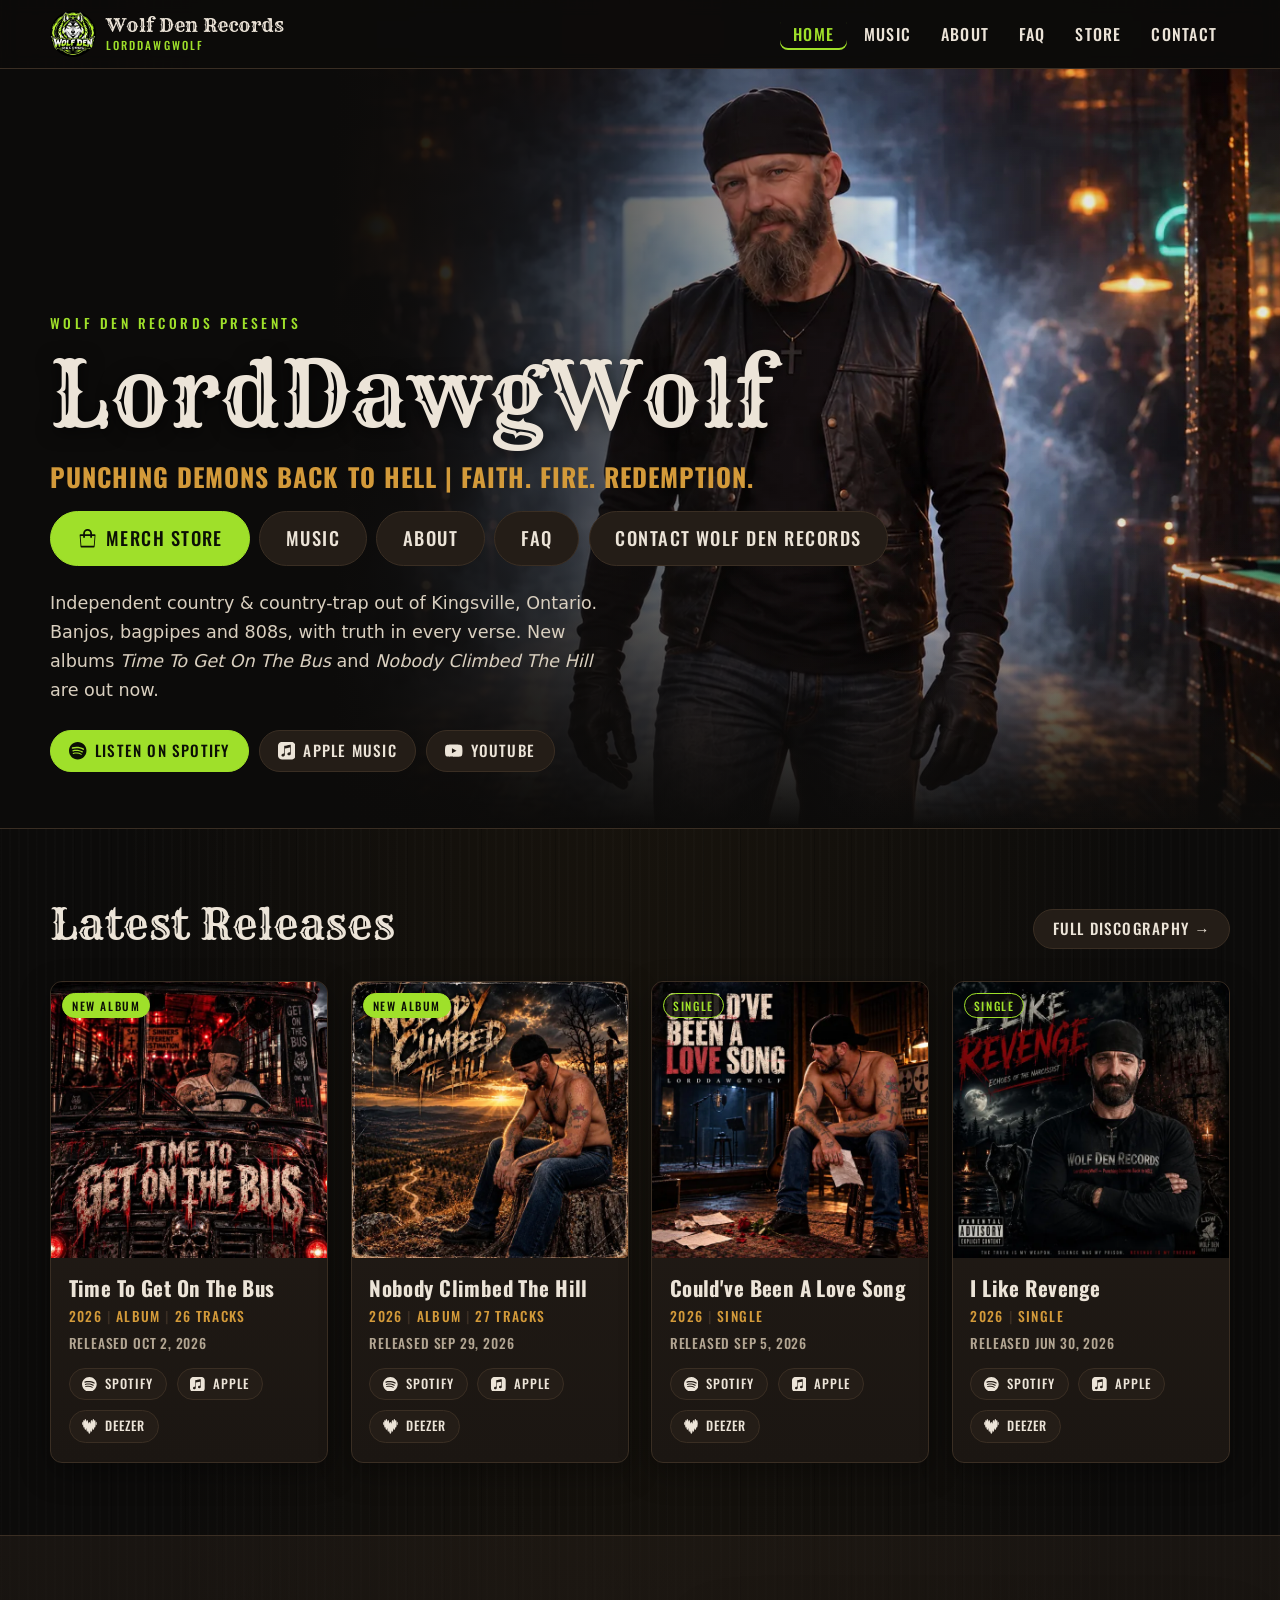
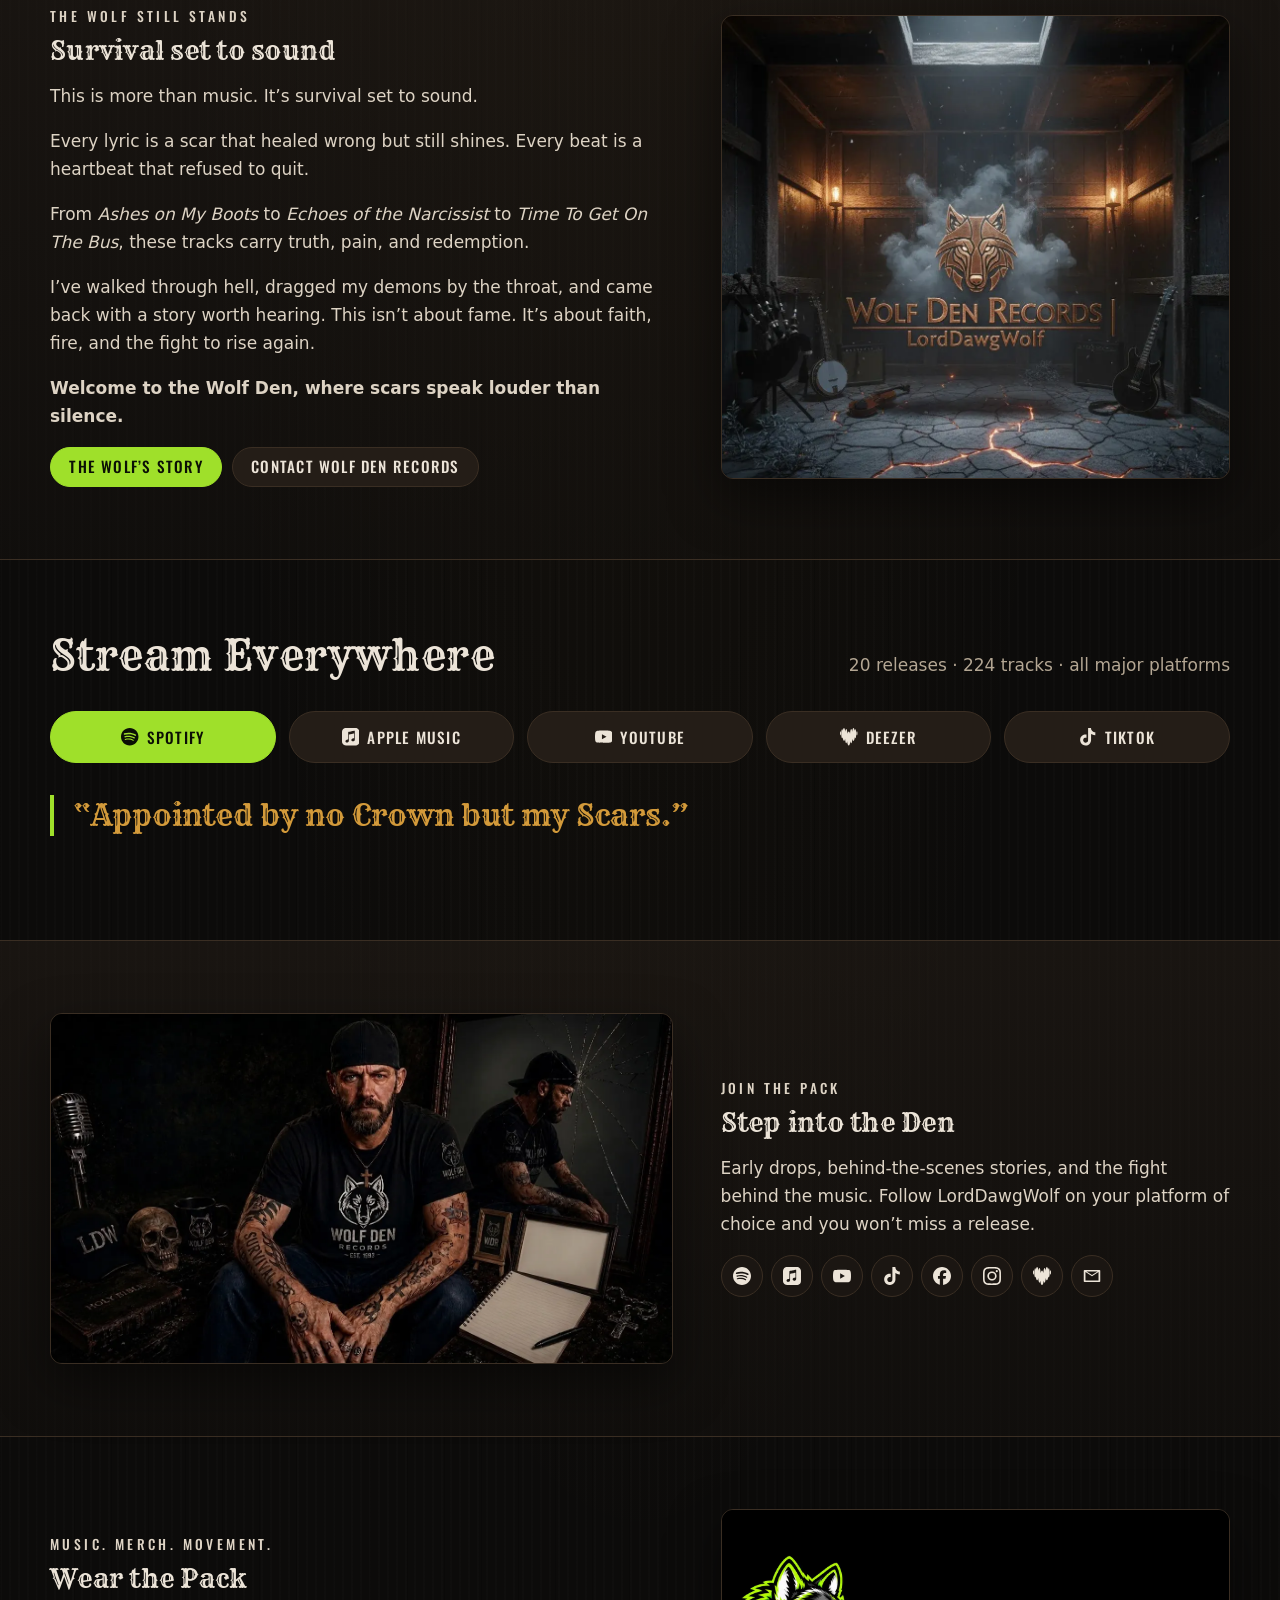
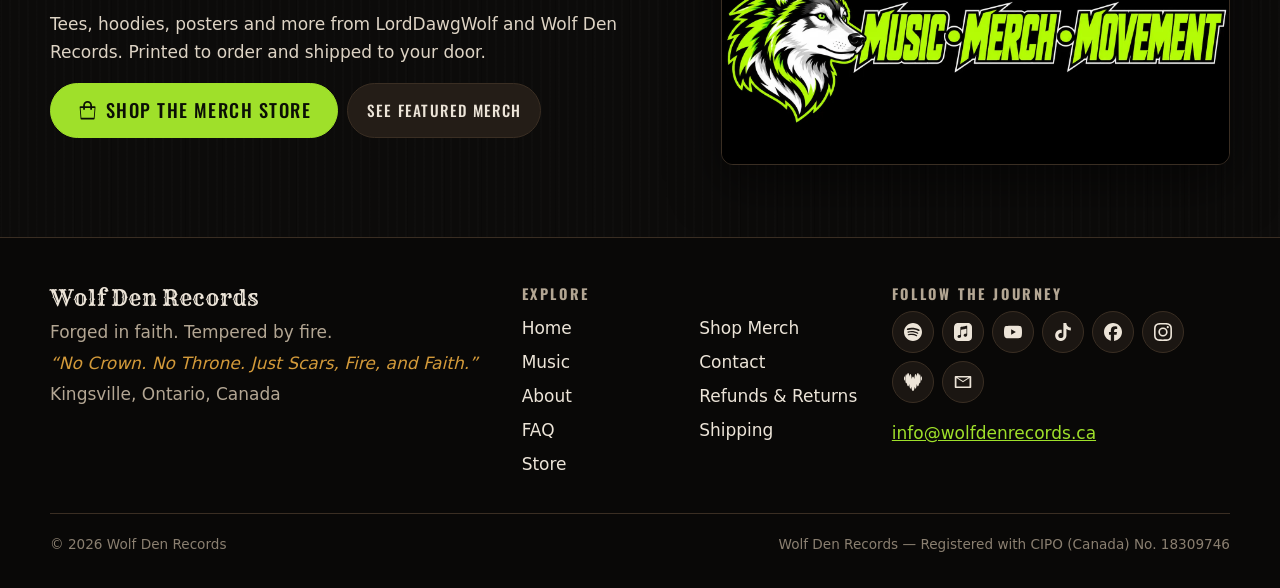
<file: index.html>
<!DOCTYPE html>
<html lang="en-CA">
<head>
<meta charset="utf-8">
<meta name="viewport" content="width=device-width, initial-scale=1">
<title>LordDawgWolf | Wolf Den Records — Punching Demons Back To Hell</title>
<meta name="description" content="Wolf Den Records — LordDawgWolf delivers grit-driven hick-hop, country-rap and cinematic gospel-trap, turning pain into anthems of survival, redemption and faith with authentic storytelling and hard-hitting production.">
<link rel="canonical" href="https://wolfdenrecords.ca/">
<meta name="theme-color" content="#0c0b0a">
<meta property="og:site_name" content="Wolf Den Records">
<meta property="og:type" content="website">
<meta property="og:locale" content="en_CA">
<meta property="og:title" content="LordDawgWolf | Wolf Den Records — Punching Demons Back To Hell">
<meta property="og:description" content="Wolf Den Records — LordDawgWolf delivers grit-driven hick-hop, country-rap and cinematic gospel-trap, turning pain into anthems of survival, redemption and faith with authentic storytelling and hard-hitting production.">
<meta property="og:url" content="https://wolfdenrecords.ca/">
<meta property="og:image" content="https://wolfdenrecords.ca/assets/img/og-image.jpg">
<meta property="og:image:alt" content="LordDawgWolf standing in a smoky saloon">
<meta name="twitter:card" content="summary_large_image">
<meta name="twitter:title" content="LordDawgWolf | Wolf Den Records — Punching Demons Back To Hell">
<meta name="twitter:description" content="Wolf Den Records — LordDawgWolf delivers grit-driven hick-hop, country-rap and cinematic gospel-trap, turning pain into anthems of survival, redemption and faith with authentic storytelling and hard-hitting production.">
<meta name="twitter:image" content="https://wolfdenrecords.ca/assets/img/og-image.jpg">
<link rel="icon" href="favicon.ico" sizes="any">
<link rel="icon" type="image/png" sizes="32x32" href="assets/img/favicon-32.png">
<link rel="apple-touch-icon" href="apple-touch-icon.png">
<link rel="manifest" href="site.webmanifest">
<link rel="preload" href="assets/fonts/rye-latin.woff2" as="font" type="font/woff2" crossorigin>
<link rel="stylesheet" href="assets/css/style.css">
<script>document.documentElement.className+=' js'</script>
<script type="application/ld+json">{"@context": "https://schema.org", "@type": "MusicGroup", "name": "LordDawgWolf", "url": "https://wolfdenrecords.ca/", "image": "https://wolfdenrecords.ca/assets/img/og-image.jpg", "genre": ["Country", "Country trap", "Hick-hop"], "description": "Canadian country-trap artist from Kingsville, Ontario, blending 808s, banjo, fiddle and bagpipes into cinematic outlaw anthems about scars, faith and redemption.", "foundingLocation": {"@type": "Place", "name": "Kingsville, Ontario, Canada"}, "recordLabel": {"@type": "Organization", "name": "Wolf Den Records", "url": "https://wolfdenrecords.ca/", "email": "info@wolfdenrecords.ca"}, "sameAs": ["https://open.spotify.com/artist/54HKZPpDODuosJkeTmQR3r", "https://music.apple.com/ca/artist/lorddawgwolf/1848046424", "https://www.youtube.com/@LordDawgWolf", "https://www.deezer.com/artist/352460212", "https://www.tiktok.com/@lorddawgwolf", "https://www.facebook.com/share/1DM1rKw7Z3/", "https://www.instagram.com/lorddawgwolf"]}</script>
</head>
<body>
<a class="skip" href="#main">Skip to content</a>
<header class="site-header">
  <div class="wrap">
    <a class="brand" href="index.html" aria-label="Wolf Den Records home">
      <img src="assets/img/wolf-den-logo-160.webp" width="46" height="46" alt="">
      <span>Wolf Den Records<small>LordDawgWolf</small></span>
    </a>
    <button class="nav-toggle" aria-expanded="false" aria-controls="site-nav"><span class="bars"></span>Menu</button>
    <nav class="nav" id="site-nav" aria-label="Main">
      <ul><li><a href="index.html" aria-current="page">Home</a></li><li><a href="music.html">Music</a></li><li><a href="about.html">About</a></li><li><a href="faq.html">FAQ</a></li><li><a href="store.html">Store</a></li><li><a href="contact.html">Contact</a></li></ul>
    </nav>
  </div>
</header>
<main id="main">
<section class="hero">
  <img class="hero-bg" src="assets/img/photos/hero.webp" width="1600" height="900" alt="" fetchpriority="high">
  <div class="wrap">
    <p class="eyebrow">Wolf Den Records presents</p>
    <h1>LordDawgWolf</h1>
    <p class="tagline">Punching Demons Back To Hell | Faith. Fire. Redemption.</p>
    <nav class="btn-row quick-links" aria-label="Quick links"><a class="btn btn-primary btn-lg" href="store.html"><svg aria-hidden="true" focusable="false" viewBox="0 0 24 24" xmlns="http://www.w3.org/2000/svg"><path d="M7 7V6a5 5 0 0 1 10 0v1h3a1 1 0 0 1 1 1l-1 13a1 1 0 0 1-1 1H5a1 1 0 0 1-1-1L3 8a1 1 0 0 1 1-1h3zm2 0h6V6a3 3 0 0 0-6 0v1zm-4.9 2 .85 11h14.1l.85-11H17v2h-2V9H9v2H7V9H4.1z"/></svg><span>Merch Store</span></a><a class="btn btn-lg" href="music.html">Music</a><a class="btn btn-lg" href="about.html">About</a><a class="btn btn-lg" href="faq.html">FAQ</a><a class="btn btn-lg" href="contact.html">Contact Wolf Den Records</a></nav>
    <p class="lede">Independent country &amp; country-trap out of Kingsville, Ontario. Banjos, bagpipes and 808s, with truth in every verse. New albums <em>Time To Get On The Bus</em> and <em>Nobody Climbed The Hill</em> are out now.</p>
    <div class="btn-row">
      <a class="btn btn-primary" href="https://open.spotify.com/artist/54HKZPpDODuosJkeTmQR3r" target="_blank" rel="noopener"><svg aria-hidden="true" focusable="false" viewBox="0 0 24 24" xmlns="http://www.w3.org/2000/svg"><path d="M12 0C5.4 0 0 5.4 0 12s5.4 12 12 12 12-5.4 12-12S18.66 0 12 0zm5.521 17.34c-.24.359-.66.48-1.021.24-2.82-1.74-6.36-2.101-10.561-1.141-.418.122-.779-.179-.899-.539-.12-.421.18-.78.54-.9 4.56-1.021 8.52-.6 11.64 1.32.42.18.479.659.301 1.02zm1.44-3.3c-.301.42-.841.6-1.262.3-3.239-1.98-8.159-2.58-11.939-1.38-.479.12-1.02-.12-1.14-.6-.12-.48.12-1.021.6-1.141C9.6 9.9 15 10.561 18.72 12.84c.361.181.54.78.241 1.2zm.12-3.36C15.24 8.4 8.82 8.16 5.16 9.301c-.6.179-1.2-.181-1.38-.721-.18-.601.18-1.2.72-1.381 4.26-1.26 11.28-1.02 15.721 1.621.539.3.719 1.02.419 1.56-.299.421-1.02.599-1.559.3z"/></svg><span>Listen on Spotify</span></a>
      <a class="btn" href="https://music.apple.com/ca/artist/lorddawgwolf/1848046424" target="_blank" rel="noopener"><svg aria-hidden="true" focusable="false" viewBox="0 0 24 24" xmlns="http://www.w3.org/2000/svg"><path d="M23.994 6.124a9.23 9.23 0 00-.24-2.19c-.317-1.31-1.062-2.31-2.18-3.043a5.022 5.022 0 00-1.877-.726 10.496 10.496 0 00-1.564-.15c-.04-.003-.083-.01-.124-.013H5.986c-.152.01-.303.017-.455.026-.747.043-1.49.123-2.193.4-1.336.53-2.3 1.452-2.865 2.78-.192.448-.292.925-.363 1.408-.056.392-.088.785-.1 1.18 0 .032-.007.062-.01.093v12.223c.01.14.017.283.027.424.05.815.154 1.624.497 2.373.65 1.42 1.738 2.353 3.234 2.801.42.127.856.187 1.293.228.555.053 1.11.06 1.667.06h11.03a12.5 12.5 0 001.57-.1c.822-.106 1.596-.35 2.295-.81a5.046 5.046 0 001.88-2.207c.186-.42.293-.87.37-1.324.113-.675.138-1.358.137-2.04-.002-3.8 0-7.595-.003-11.393zm-6.423 3.99v5.712c0 .417-.058.827-.244 1.206-.29.59-.76.962-1.388 1.14-.35.1-.706.157-1.07.173-.95.045-1.773-.6-1.943-1.536a1.88 1.88 0 011.038-2.022c.323-.16.67-.25 1.018-.324.378-.082.758-.153 1.134-.24.274-.063.457-.23.51-.516a.904.904 0 00.02-.193c0-1.815 0-3.63-.002-5.443a.725.725 0 00-.026-.185c-.04-.15-.15-.243-.304-.234-.16.01-.318.035-.475.066-.76.15-1.52.303-2.28.456l-2.325.47-1.374.278c-.016.003-.032.01-.048.013-.277.077-.377.203-.39.49-.002.042 0 .086 0 .13-.002 2.602 0 5.204-.003 7.805 0 .42-.047.836-.215 1.227-.278.64-.77 1.04-1.434 1.233-.35.1-.71.16-1.075.172-.96.036-1.755-.6-1.92-1.544-.14-.812.23-1.685 1.154-2.075.357-.15.73-.232 1.108-.31.287-.06.575-.116.86-.177.383-.083.583-.323.6-.714v-.15c0-2.96 0-5.922.002-8.882 0-.123.013-.25.042-.37.07-.285.273-.448.546-.518.255-.066.515-.112.774-.165.733-.15 1.466-.296 2.2-.444l2.27-.46c.67-.134 1.34-.27 2.01-.403.22-.043.442-.088.663-.106.31-.025.523.17.554.482.008.073.012.148.012.223.002 1.91.002 3.822 0 5.732z"/></svg><span>Apple Music</span></a>
      <a class="btn" href="https://www.youtube.com/@LordDawgWolf" target="_blank" rel="noopener"><svg aria-hidden="true" focusable="false" viewBox="0 0 24 24" xmlns="http://www.w3.org/2000/svg"><path d="M23.498 6.186a3.016 3.016 0 0 0-2.122-2.136C19.505 3.545 12 3.545 12 3.545s-7.505 0-9.377.505A3.017 3.017 0 0 0 .502 6.186C0 8.07 0 12 0 12s0 3.93.502 5.814a3.016 3.016 0 0 0 2.122 2.136c1.871.505 9.376.505 9.376.505s7.505 0 9.377-.505a3.015 3.015 0 0 0 2.122-2.136C24 15.93 24 12 24 12s0-3.93-.502-5.814zM9.545 15.568V8.432L15.818 12l-6.273 3.568z"/></svg><span>YouTube</span></a>
    </div>
  </div>
</section>

<section class="section">
  <div class="wrap">
    <div class="section-head">
      <h2>Latest Releases</h2>
      <a class="btn" href="music.html">Full discography &rarr;</a>
    </div>
    <div class="grid grid-4">
      <article class="card" data-type="album" id="time-to-get-on-the-bus">
  <div class="cover">
    <img src="assets/img/covers/time-to-get-on-the-bus.webp" width="600" height="600" alt="Time To Get On The Bus cover art" decoding="async">
    <span class="badge new">New Album</span>
  </div>
  <div class="card-body">
    <h3>Time To Get On The Bus</h3>
    <p class="meta">2026<span class="sep">|</span>Album<span class="sep">|</span>26 tracks</p>
    <p class="meta" style="color:var(--muted);letter-spacing:.06em">Released Oct 2, 2026</p>
    
    <div class="btn-row">
      <a class="btn btn-sm" href="https://open.spotify.com/album/0VPCMQKRj4ctDC8a9RQ6Iv" target="_blank" rel="noopener"><svg aria-hidden="true" focusable="false" viewBox="0 0 24 24" xmlns="http://www.w3.org/2000/svg"><path d="M12 0C5.4 0 0 5.4 0 12s5.4 12 12 12 12-5.4 12-12S18.66 0 12 0zm5.521 17.34c-.24.359-.66.48-1.021.24-2.82-1.74-6.36-2.101-10.561-1.141-.418.122-.779-.179-.899-.539-.12-.421.18-.78.54-.9 4.56-1.021 8.52-.6 11.64 1.32.42.18.479.659.301 1.02zm1.44-3.3c-.301.42-.841.6-1.262.3-3.239-1.98-8.159-2.58-11.939-1.38-.479.12-1.02-.12-1.14-.6-.12-.48.12-1.021.6-1.141C9.6 9.9 15 10.561 18.72 12.84c.361.181.54.78.241 1.2zm.12-3.36C15.24 8.4 8.82 8.16 5.16 9.301c-.6.179-1.2-.181-1.38-.721-.18-.601.18-1.2.72-1.381 4.26-1.26 11.28-1.02 15.721 1.621.539.3.719 1.02.419 1.56-.299.421-1.02.599-1.559.3z"/></svg><span>Spotify</span></a>
      <a class="btn btn-sm" href="https://music.apple.com/ca/album/6818849398" target="_blank" rel="noopener"><svg aria-hidden="true" focusable="false" viewBox="0 0 24 24" xmlns="http://www.w3.org/2000/svg"><path d="M23.994 6.124a9.23 9.23 0 00-.24-2.19c-.317-1.31-1.062-2.31-2.18-3.043a5.022 5.022 0 00-1.877-.726 10.496 10.496 0 00-1.564-.15c-.04-.003-.083-.01-.124-.013H5.986c-.152.01-.303.017-.455.026-.747.043-1.49.123-2.193.4-1.336.53-2.3 1.452-2.865 2.78-.192.448-.292.925-.363 1.408-.056.392-.088.785-.1 1.18 0 .032-.007.062-.01.093v12.223c.01.14.017.283.027.424.05.815.154 1.624.497 2.373.65 1.42 1.738 2.353 3.234 2.801.42.127.856.187 1.293.228.555.053 1.11.06 1.667.06h11.03a12.5 12.5 0 001.57-.1c.822-.106 1.596-.35 2.295-.81a5.046 5.046 0 001.88-2.207c.186-.42.293-.87.37-1.324.113-.675.138-1.358.137-2.04-.002-3.8 0-7.595-.003-11.393zm-6.423 3.99v5.712c0 .417-.058.827-.244 1.206-.29.59-.76.962-1.388 1.14-.35.1-.706.157-1.07.173-.95.045-1.773-.6-1.943-1.536a1.88 1.88 0 011.038-2.022c.323-.16.67-.25 1.018-.324.378-.082.758-.153 1.134-.24.274-.063.457-.23.51-.516a.904.904 0 00.02-.193c0-1.815 0-3.63-.002-5.443a.725.725 0 00-.026-.185c-.04-.15-.15-.243-.304-.234-.16.01-.318.035-.475.066-.76.15-1.52.303-2.28.456l-2.325.47-1.374.278c-.016.003-.032.01-.048.013-.277.077-.377.203-.39.49-.002.042 0 .086 0 .13-.002 2.602 0 5.204-.003 7.805 0 .42-.047.836-.215 1.227-.278.64-.77 1.04-1.434 1.233-.35.1-.71.16-1.075.172-.96.036-1.755-.6-1.92-1.544-.14-.812.23-1.685 1.154-2.075.357-.15.73-.232 1.108-.31.287-.06.575-.116.86-.177.383-.083.583-.323.6-.714v-.15c0-2.96 0-5.922.002-8.882 0-.123.013-.25.042-.37.07-.285.273-.448.546-.518.255-.066.515-.112.774-.165.733-.15 1.466-.296 2.2-.444l2.27-.46c.67-.134 1.34-.27 2.01-.403.22-.043.442-.088.663-.106.31-.025.523.17.554.482.008.073.012.148.012.223.002 1.91.002 3.822 0 5.732z"/></svg><span>Apple</span></a>
      <a class="btn btn-sm" href="https://www.deezer.com/album/1112443962" target="_blank" rel="noopener"><svg aria-hidden="true" focusable="false" viewBox="0 0 24 24" xmlns="http://www.w3.org/2000/svg"><path d="M.693 10.024c.381 0 .693-1.256.693-2.807 0-1.55-.312-2.807-.693-2.807C.312 4.41 0 5.666 0 7.217s.312 2.808.693 2.808ZM21.038 1.56c-.364 0-.684.805-.91 2.096C19.765 1.446 19.184 0 18.526 0c-.78 0-1.464 2.036-1.784 5-.312-2.158-.788-3.536-1.325-3.536-.745 0-1.386 2.704-1.62 6.472-.442-1.932-1.083-3.145-1.793-3.145s-1.35 1.213-1.793 3.145c-.242-3.76-.874-6.463-1.628-6.463-.537 0-1.013 1.378-1.325 3.535C6.938 2.036 6.262 0 5.474 0c-.658 0-1.247 1.447-1.602 3.665-.217-1.291-.546-2.105-.91-2.105-.675 0-1.221 2.807-1.221 6.272 0 3.466.546 6.273 1.221 6.273.277 0 .537-.476.736-1.273.32 2.928.996 4.938 1.776 4.938.606 0 1.143-1.204 1.507-3.11.251 3.622.875 6.195 1.602 6.195.46 0 .875-1.023 1.187-2.677C10.142 21.6 11 24 12.004 24c1.005 0 1.863-2.4 2.235-5.822.312 1.654.727 2.677 1.186 2.677.728 0 1.352-2.573 1.603-6.195.364 1.906.9 3.11 1.507 3.11.78 0 1.455-2.01 1.775-4.938.208.797.46 1.273.737 1.273.675 0 1.22-2.807 1.22-6.273-.008-3.457-.553-6.272-1.23-6.272ZM23.307 10.024c.381 0 .693-1.256.693-2.807 0-1.55-.312-2.807-.693-2.807-.381 0-.693 1.256-.693 2.807s.312 2.808.693 2.808Z"/></svg><span>Deezer</span></a>
    </div>
  </div>
</article><article class="card" data-type="album" id="nobody-climbed-the-hill">
  <div class="cover">
    <img src="assets/img/covers/nobody-climbed-the-hill.webp" width="600" height="600" alt="Nobody Climbed The Hill cover art" decoding="async">
    <span class="badge new">New Album</span>
  </div>
  <div class="card-body">
    <h3>Nobody Climbed The Hill</h3>
    <p class="meta">2026<span class="sep">|</span>Album<span class="sep">|</span>27 tracks</p>
    <p class="meta" style="color:var(--muted);letter-spacing:.06em">Released Sep 29, 2026</p>
    
    <div class="btn-row">
      <a class="btn btn-sm" href="https://open.spotify.com/album/1J46hDo4myG3IOfuHNoisw" target="_blank" rel="noopener"><svg aria-hidden="true" focusable="false" viewBox="0 0 24 24" xmlns="http://www.w3.org/2000/svg"><path d="M12 0C5.4 0 0 5.4 0 12s5.4 12 12 12 12-5.4 12-12S18.66 0 12 0zm5.521 17.34c-.24.359-.66.48-1.021.24-2.82-1.74-6.36-2.101-10.561-1.141-.418.122-.779-.179-.899-.539-.12-.421.18-.78.54-.9 4.56-1.021 8.52-.6 11.64 1.32.42.18.479.659.301 1.02zm1.44-3.3c-.301.42-.841.6-1.262.3-3.239-1.98-8.159-2.58-11.939-1.38-.479.12-1.02-.12-1.14-.6-.12-.48.12-1.021.6-1.141C9.6 9.9 15 10.561 18.72 12.84c.361.181.54.78.241 1.2zm.12-3.36C15.24 8.4 8.82 8.16 5.16 9.301c-.6.179-1.2-.181-1.38-.721-.18-.601.18-1.2.72-1.381 4.26-1.26 11.28-1.02 15.721 1.621.539.3.719 1.02.419 1.56-.299.421-1.02.599-1.559.3z"/></svg><span>Spotify</span></a>
      <a class="btn btn-sm" href="https://music.apple.com/ca/album/6817637876" target="_blank" rel="noopener"><svg aria-hidden="true" focusable="false" viewBox="0 0 24 24" xmlns="http://www.w3.org/2000/svg"><path d="M23.994 6.124a9.23 9.23 0 00-.24-2.19c-.317-1.31-1.062-2.31-2.18-3.043a5.022 5.022 0 00-1.877-.726 10.496 10.496 0 00-1.564-.15c-.04-.003-.083-.01-.124-.013H5.986c-.152.01-.303.017-.455.026-.747.043-1.49.123-2.193.4-1.336.53-2.3 1.452-2.865 2.78-.192.448-.292.925-.363 1.408-.056.392-.088.785-.1 1.18 0 .032-.007.062-.01.093v12.223c.01.14.017.283.027.424.05.815.154 1.624.497 2.373.65 1.42 1.738 2.353 3.234 2.801.42.127.856.187 1.293.228.555.053 1.11.06 1.667.06h11.03a12.5 12.5 0 001.57-.1c.822-.106 1.596-.35 2.295-.81a5.046 5.046 0 001.88-2.207c.186-.42.293-.87.37-1.324.113-.675.138-1.358.137-2.04-.002-3.8 0-7.595-.003-11.393zm-6.423 3.99v5.712c0 .417-.058.827-.244 1.206-.29.59-.76.962-1.388 1.14-.35.1-.706.157-1.07.173-.95.045-1.773-.6-1.943-1.536a1.88 1.88 0 011.038-2.022c.323-.16.67-.25 1.018-.324.378-.082.758-.153 1.134-.24.274-.063.457-.23.51-.516a.904.904 0 00.02-.193c0-1.815 0-3.63-.002-5.443a.725.725 0 00-.026-.185c-.04-.15-.15-.243-.304-.234-.16.01-.318.035-.475.066-.76.15-1.52.303-2.28.456l-2.325.47-1.374.278c-.016.003-.032.01-.048.013-.277.077-.377.203-.39.49-.002.042 0 .086 0 .13-.002 2.602 0 5.204-.003 7.805 0 .42-.047.836-.215 1.227-.278.64-.77 1.04-1.434 1.233-.35.1-.71.16-1.075.172-.96.036-1.755-.6-1.92-1.544-.14-.812.23-1.685 1.154-2.075.357-.15.73-.232 1.108-.31.287-.06.575-.116.86-.177.383-.083.583-.323.6-.714v-.15c0-2.96 0-5.922.002-8.882 0-.123.013-.25.042-.37.07-.285.273-.448.546-.518.255-.066.515-.112.774-.165.733-.15 1.466-.296 2.2-.444l2.27-.46c.67-.134 1.34-.27 2.01-.403.22-.043.442-.088.663-.106.31-.025.523.17.554.482.008.073.012.148.012.223.002 1.91.002 3.822 0 5.732z"/></svg><span>Apple</span></a>
      <a class="btn btn-sm" href="https://www.deezer.com/album/1109908102" target="_blank" rel="noopener"><svg aria-hidden="true" focusable="false" viewBox="0 0 24 24" xmlns="http://www.w3.org/2000/svg"><path d="M.693 10.024c.381 0 .693-1.256.693-2.807 0-1.55-.312-2.807-.693-2.807C.312 4.41 0 5.666 0 7.217s.312 2.808.693 2.808ZM21.038 1.56c-.364 0-.684.805-.91 2.096C19.765 1.446 19.184 0 18.526 0c-.78 0-1.464 2.036-1.784 5-.312-2.158-.788-3.536-1.325-3.536-.745 0-1.386 2.704-1.62 6.472-.442-1.932-1.083-3.145-1.793-3.145s-1.35 1.213-1.793 3.145c-.242-3.76-.874-6.463-1.628-6.463-.537 0-1.013 1.378-1.325 3.535C6.938 2.036 6.262 0 5.474 0c-.658 0-1.247 1.447-1.602 3.665-.217-1.291-.546-2.105-.91-2.105-.675 0-1.221 2.807-1.221 6.272 0 3.466.546 6.273 1.221 6.273.277 0 .537-.476.736-1.273.32 2.928.996 4.938 1.776 4.938.606 0 1.143-1.204 1.507-3.11.251 3.622.875 6.195 1.602 6.195.46 0 .875-1.023 1.187-2.677C10.142 21.6 11 24 12.004 24c1.005 0 1.863-2.4 2.235-5.822.312 1.654.727 2.677 1.186 2.677.728 0 1.352-2.573 1.603-6.195.364 1.906.9 3.11 1.507 3.11.78 0 1.455-2.01 1.775-4.938.208.797.46 1.273.737 1.273.675 0 1.22-2.807 1.22-6.273-.008-3.457-.553-6.272-1.23-6.272ZM23.307 10.024c.381 0 .693-1.256.693-2.807 0-1.55-.312-2.807-.693-2.807-.381 0-.693 1.256-.693 2.807s.312 2.808.693 2.808Z"/></svg><span>Deezer</span></a>
    </div>
  </div>
</article><article class="card" data-type="single" id="couldve-been-a-love-song">
  <div class="cover">
    <img src="assets/img/covers/couldve-been-a-love-song.webp" width="600" height="600" alt="Could&#x27;ve Been A Love Song cover art" decoding="async">
    <span class="badge">Single</span>
  </div>
  <div class="card-body">
    <h3>Could&#x27;ve Been A Love Song</h3>
    <p class="meta">2026<span class="sep">|</span>Single</p>
    <p class="meta" style="color:var(--muted);letter-spacing:.06em">Released Sep 5, 2026</p>
    
    <div class="btn-row">
      <a class="btn btn-sm" href="https://open.spotify.com/album/2A6qe8RYlAajyJx7Ziok0I" target="_blank" rel="noopener"><svg aria-hidden="true" focusable="false" viewBox="0 0 24 24" xmlns="http://www.w3.org/2000/svg"><path d="M12 0C5.4 0 0 5.4 0 12s5.4 12 12 12 12-5.4 12-12S18.66 0 12 0zm5.521 17.34c-.24.359-.66.48-1.021.24-2.82-1.74-6.36-2.101-10.561-1.141-.418.122-.779-.179-.899-.539-.12-.421.18-.78.54-.9 4.56-1.021 8.52-.6 11.64 1.32.42.18.479.659.301 1.02zm1.44-3.3c-.301.42-.841.6-1.262.3-3.239-1.98-8.159-2.58-11.939-1.38-.479.12-1.02-.12-1.14-.6-.12-.48.12-1.021.6-1.141C9.6 9.9 15 10.561 18.72 12.84c.361.181.54.78.241 1.2zm.12-3.36C15.24 8.4 8.82 8.16 5.16 9.301c-.6.179-1.2-.181-1.38-.721-.18-.601.18-1.2.72-1.381 4.26-1.26 11.28-1.02 15.721 1.621.539.3.719 1.02.419 1.56-.299.421-1.02.599-1.559.3z"/></svg><span>Spotify</span></a>
      <a class="btn btn-sm" href="https://music.apple.com/ca/album/6808920932" target="_blank" rel="noopener"><svg aria-hidden="true" focusable="false" viewBox="0 0 24 24" xmlns="http://www.w3.org/2000/svg"><path d="M23.994 6.124a9.23 9.23 0 00-.24-2.19c-.317-1.31-1.062-2.31-2.18-3.043a5.022 5.022 0 00-1.877-.726 10.496 10.496 0 00-1.564-.15c-.04-.003-.083-.01-.124-.013H5.986c-.152.01-.303.017-.455.026-.747.043-1.49.123-2.193.4-1.336.53-2.3 1.452-2.865 2.78-.192.448-.292.925-.363 1.408-.056.392-.088.785-.1 1.18 0 .032-.007.062-.01.093v12.223c.01.14.017.283.027.424.05.815.154 1.624.497 2.373.65 1.42 1.738 2.353 3.234 2.801.42.127.856.187 1.293.228.555.053 1.11.06 1.667.06h11.03a12.5 12.5 0 001.57-.1c.822-.106 1.596-.35 2.295-.81a5.046 5.046 0 001.88-2.207c.186-.42.293-.87.37-1.324.113-.675.138-1.358.137-2.04-.002-3.8 0-7.595-.003-11.393zm-6.423 3.99v5.712c0 .417-.058.827-.244 1.206-.29.59-.76.962-1.388 1.14-.35.1-.706.157-1.07.173-.95.045-1.773-.6-1.943-1.536a1.88 1.88 0 011.038-2.022c.323-.16.67-.25 1.018-.324.378-.082.758-.153 1.134-.24.274-.063.457-.23.51-.516a.904.904 0 00.02-.193c0-1.815 0-3.63-.002-5.443a.725.725 0 00-.026-.185c-.04-.15-.15-.243-.304-.234-.16.01-.318.035-.475.066-.76.15-1.52.303-2.28.456l-2.325.47-1.374.278c-.016.003-.032.01-.048.013-.277.077-.377.203-.39.49-.002.042 0 .086 0 .13-.002 2.602 0 5.204-.003 7.805 0 .42-.047.836-.215 1.227-.278.64-.77 1.04-1.434 1.233-.35.1-.71.16-1.075.172-.96.036-1.755-.6-1.92-1.544-.14-.812.23-1.685 1.154-2.075.357-.15.73-.232 1.108-.31.287-.06.575-.116.86-.177.383-.083.583-.323.6-.714v-.15c0-2.96 0-5.922.002-8.882 0-.123.013-.25.042-.37.07-.285.273-.448.546-.518.255-.066.515-.112.774-.165.733-.15 1.466-.296 2.2-.444l2.27-.46c.67-.134 1.34-.27 2.01-.403.22-.043.442-.088.663-.106.31-.025.523.17.554.482.008.073.012.148.012.223.002 1.91.002 3.822 0 5.732z"/></svg><span>Apple</span></a>
      <a class="btn btn-sm" href="https://www.deezer.com/album/1071551472" target="_blank" rel="noopener"><svg aria-hidden="true" focusable="false" viewBox="0 0 24 24" xmlns="http://www.w3.org/2000/svg"><path d="M.693 10.024c.381 0 .693-1.256.693-2.807 0-1.55-.312-2.807-.693-2.807C.312 4.41 0 5.666 0 7.217s.312 2.808.693 2.808ZM21.038 1.56c-.364 0-.684.805-.91 2.096C19.765 1.446 19.184 0 18.526 0c-.78 0-1.464 2.036-1.784 5-.312-2.158-.788-3.536-1.325-3.536-.745 0-1.386 2.704-1.62 6.472-.442-1.932-1.083-3.145-1.793-3.145s-1.35 1.213-1.793 3.145c-.242-3.76-.874-6.463-1.628-6.463-.537 0-1.013 1.378-1.325 3.535C6.938 2.036 6.262 0 5.474 0c-.658 0-1.247 1.447-1.602 3.665-.217-1.291-.546-2.105-.91-2.105-.675 0-1.221 2.807-1.221 6.272 0 3.466.546 6.273 1.221 6.273.277 0 .537-.476.736-1.273.32 2.928.996 4.938 1.776 4.938.606 0 1.143-1.204 1.507-3.11.251 3.622.875 6.195 1.602 6.195.46 0 .875-1.023 1.187-2.677C10.142 21.6 11 24 12.004 24c1.005 0 1.863-2.4 2.235-5.822.312 1.654.727 2.677 1.186 2.677.728 0 1.352-2.573 1.603-6.195.364 1.906.9 3.11 1.507 3.11.78 0 1.455-2.01 1.775-4.938.208.797.46 1.273.737 1.273.675 0 1.22-2.807 1.22-6.273-.008-3.457-.553-6.272-1.23-6.272ZM23.307 10.024c.381 0 .693-1.256.693-2.807 0-1.55-.312-2.807-.693-2.807-.381 0-.693 1.256-.693 2.807s.312 2.808.693 2.808Z"/></svg><span>Deezer</span></a>
    </div>
  </div>
</article><article class="card" data-type="single" id="i-like-revenge">
  <div class="cover">
    <img src="assets/img/covers/i-like-revenge.webp" width="600" height="600" alt="I Like Revenge cover art" decoding="async">
    <span class="badge">Single</span>
  </div>
  <div class="card-body">
    <h3>I Like Revenge</h3>
    <p class="meta">2026<span class="sep">|</span>Single</p>
    <p class="meta" style="color:var(--muted);letter-spacing:.06em">Released Jun 30, 2026</p>
    
    <div class="btn-row">
      <a class="btn btn-sm" href="https://open.spotify.com/album/4DhrR4mgxKsfKlfGSuA7NU" target="_blank" rel="noopener"><svg aria-hidden="true" focusable="false" viewBox="0 0 24 24" xmlns="http://www.w3.org/2000/svg"><path d="M12 0C5.4 0 0 5.4 0 12s5.4 12 12 12 12-5.4 12-12S18.66 0 12 0zm5.521 17.34c-.24.359-.66.48-1.021.24-2.82-1.74-6.36-2.101-10.561-1.141-.418.122-.779-.179-.899-.539-.12-.421.18-.78.54-.9 4.56-1.021 8.52-.6 11.64 1.32.42.18.479.659.301 1.02zm1.44-3.3c-.301.42-.841.6-1.262.3-3.239-1.98-8.159-2.58-11.939-1.38-.479.12-1.02-.12-1.14-.6-.12-.48.12-1.021.6-1.141C9.6 9.9 15 10.561 18.72 12.84c.361.181.54.78.241 1.2zm.12-3.36C15.24 8.4 8.82 8.16 5.16 9.301c-.6.179-1.2-.181-1.38-.721-.18-.601.18-1.2.72-1.381 4.26-1.26 11.28-1.02 15.721 1.621.539.3.719 1.02.419 1.56-.299.421-1.02.599-1.559.3z"/></svg><span>Spotify</span></a>
      <a class="btn btn-sm" href="https://music.apple.com/ca/album/6785386909" target="_blank" rel="noopener"><svg aria-hidden="true" focusable="false" viewBox="0 0 24 24" xmlns="http://www.w3.org/2000/svg"><path d="M23.994 6.124a9.23 9.23 0 00-.24-2.19c-.317-1.31-1.062-2.31-2.18-3.043a5.022 5.022 0 00-1.877-.726 10.496 10.496 0 00-1.564-.15c-.04-.003-.083-.01-.124-.013H5.986c-.152.01-.303.017-.455.026-.747.043-1.49.123-2.193.4-1.336.53-2.3 1.452-2.865 2.78-.192.448-.292.925-.363 1.408-.056.392-.088.785-.1 1.18 0 .032-.007.062-.01.093v12.223c.01.14.017.283.027.424.05.815.154 1.624.497 2.373.65 1.42 1.738 2.353 3.234 2.801.42.127.856.187 1.293.228.555.053 1.11.06 1.667.06h11.03a12.5 12.5 0 001.57-.1c.822-.106 1.596-.35 2.295-.81a5.046 5.046 0 001.88-2.207c.186-.42.293-.87.37-1.324.113-.675.138-1.358.137-2.04-.002-3.8 0-7.595-.003-11.393zm-6.423 3.99v5.712c0 .417-.058.827-.244 1.206-.29.59-.76.962-1.388 1.14-.35.1-.706.157-1.07.173-.95.045-1.773-.6-1.943-1.536a1.88 1.88 0 011.038-2.022c.323-.16.67-.25 1.018-.324.378-.082.758-.153 1.134-.24.274-.063.457-.23.51-.516a.904.904 0 00.02-.193c0-1.815 0-3.63-.002-5.443a.725.725 0 00-.026-.185c-.04-.15-.15-.243-.304-.234-.16.01-.318.035-.475.066-.76.15-1.52.303-2.28.456l-2.325.47-1.374.278c-.016.003-.032.01-.048.013-.277.077-.377.203-.39.49-.002.042 0 .086 0 .13-.002 2.602 0 5.204-.003 7.805 0 .42-.047.836-.215 1.227-.278.64-.77 1.04-1.434 1.233-.35.1-.71.16-1.075.172-.96.036-1.755-.6-1.92-1.544-.14-.812.23-1.685 1.154-2.075.357-.15.73-.232 1.108-.31.287-.06.575-.116.86-.177.383-.083.583-.323.6-.714v-.15c0-2.96 0-5.922.002-8.882 0-.123.013-.25.042-.37.07-.285.273-.448.546-.518.255-.066.515-.112.774-.165.733-.15 1.466-.296 2.2-.444l2.27-.46c.67-.134 1.34-.27 2.01-.403.22-.043.442-.088.663-.106.31-.025.523.17.554.482.008.073.012.148.012.223.002 1.91.002 3.822 0 5.732z"/></svg><span>Apple</span></a>
      <a class="btn btn-sm" href="https://www.deezer.com/album/1016836391" target="_blank" rel="noopener"><svg aria-hidden="true" focusable="false" viewBox="0 0 24 24" xmlns="http://www.w3.org/2000/svg"><path d="M.693 10.024c.381 0 .693-1.256.693-2.807 0-1.55-.312-2.807-.693-2.807C.312 4.41 0 5.666 0 7.217s.312 2.808.693 2.808ZM21.038 1.56c-.364 0-.684.805-.91 2.096C19.765 1.446 19.184 0 18.526 0c-.78 0-1.464 2.036-1.784 5-.312-2.158-.788-3.536-1.325-3.536-.745 0-1.386 2.704-1.62 6.472-.442-1.932-1.083-3.145-1.793-3.145s-1.35 1.213-1.793 3.145c-.242-3.76-.874-6.463-1.628-6.463-.537 0-1.013 1.378-1.325 3.535C6.938 2.036 6.262 0 5.474 0c-.658 0-1.247 1.447-1.602 3.665-.217-1.291-.546-2.105-.91-2.105-.675 0-1.221 2.807-1.221 6.272 0 3.466.546 6.273 1.221 6.273.277 0 .537-.476.736-1.273.32 2.928.996 4.938 1.776 4.938.606 0 1.143-1.204 1.507-3.11.251 3.622.875 6.195 1.602 6.195.46 0 .875-1.023 1.187-2.677C10.142 21.6 11 24 12.004 24c1.005 0 1.863-2.4 2.235-5.822.312 1.654.727 2.677 1.186 2.677.728 0 1.352-2.573 1.603-6.195.364 1.906.9 3.11 1.507 3.11.78 0 1.455-2.01 1.775-4.938.208.797.46 1.273.737 1.273.675 0 1.22-2.807 1.22-6.273-.008-3.457-.553-6.272-1.23-6.272ZM23.307 10.024c.381 0 .693-1.256.693-2.807 0-1.55-.312-2.807-.693-2.807-.381 0-.693 1.256-.693 2.807s.312 2.808.693 2.808Z"/></svg><span>Deezer</span></a>
    </div>
  </div>
</article>
    </div>
  </div>
</section>

<section class="section section-alt">
  <div class="wrap two-col">
    <div class="prose">
      <p class="eyebrow">The Wolf Still Stands</p>
      <h2>Survival set to sound</h2>
      <p>This is more than music. It&rsquo;s survival set to sound.</p>
      <p>Every lyric is a scar that healed wrong but still shines. Every beat is a heartbeat that refused to quit.</p>
      <p>From <em>Ashes on My Boots</em> to <em>Echoes of the Narcissist</em> to <em>Time To Get On The Bus</em>, these tracks carry truth, pain, and redemption.</p>
      <p>I&rsquo;ve walked through hell, dragged my demons by the throat, and came back with a story worth hearing. This isn&rsquo;t about fame. It&rsquo;s about faith, fire, and the fight to rise again.</p>
      <p><strong>Welcome to the Wolf Den, where scars speak louder than silence.</strong></p>
      <div class="btn-row"><a class="btn btn-primary" href="about.html">The Wolf&rsquo;s Story</a><a class="btn" href="contact.html">Contact Wolf Den Records</a></div>
    </div>
    <img src="assets/img/photos/theden.webp" width="1024" height="933" alt="The Wolf Den studio: a rustic barn with the Wolf Den Records wolf logo, bagpipes, banjo and guitars" loading="lazy">
  </div>
</section>

<section class="section">
  <div class="wrap">
    <div class="section-head"><h2>Stream Everywhere</h2><p>20 releases &middot; 224 tracks &middot; all major platforms</p></div>
    <div class="stream-bar"><a class="btn btn-primary" href="https://open.spotify.com/artist/54HKZPpDODuosJkeTmQR3r" target="_blank" rel="noopener"><svg aria-hidden="true" focusable="false" viewBox="0 0 24 24" xmlns="http://www.w3.org/2000/svg"><path d="M12 0C5.4 0 0 5.4 0 12s5.4 12 12 12 12-5.4 12-12S18.66 0 12 0zm5.521 17.34c-.24.359-.66.48-1.021.24-2.82-1.74-6.36-2.101-10.561-1.141-.418.122-.779-.179-.899-.539-.12-.421.18-.78.54-.9 4.56-1.021 8.52-.6 11.64 1.32.42.18.479.659.301 1.02zm1.44-3.3c-.301.42-.841.6-1.262.3-3.239-1.98-8.159-2.58-11.939-1.38-.479.12-1.02-.12-1.14-.6-.12-.48.12-1.021.6-1.141C9.6 9.9 15 10.561 18.72 12.84c.361.181.54.78.241 1.2zm.12-3.36C15.24 8.4 8.82 8.16 5.16 9.301c-.6.179-1.2-.181-1.38-.721-.18-.601.18-1.2.72-1.381 4.26-1.26 11.28-1.02 15.721 1.621.539.3.719 1.02.419 1.56-.299.421-1.02.599-1.559.3z"/></svg><span>Spotify</span></a><a class="btn" href="https://music.apple.com/ca/artist/lorddawgwolf/1848046424" target="_blank" rel="noopener"><svg aria-hidden="true" focusable="false" viewBox="0 0 24 24" xmlns="http://www.w3.org/2000/svg"><path d="M23.994 6.124a9.23 9.23 0 00-.24-2.19c-.317-1.31-1.062-2.31-2.18-3.043a5.022 5.022 0 00-1.877-.726 10.496 10.496 0 00-1.564-.15c-.04-.003-.083-.01-.124-.013H5.986c-.152.01-.303.017-.455.026-.747.043-1.49.123-2.193.4-1.336.53-2.3 1.452-2.865 2.78-.192.448-.292.925-.363 1.408-.056.392-.088.785-.1 1.18 0 .032-.007.062-.01.093v12.223c.01.14.017.283.027.424.05.815.154 1.624.497 2.373.65 1.42 1.738 2.353 3.234 2.801.42.127.856.187 1.293.228.555.053 1.11.06 1.667.06h11.03a12.5 12.5 0 001.57-.1c.822-.106 1.596-.35 2.295-.81a5.046 5.046 0 001.88-2.207c.186-.42.293-.87.37-1.324.113-.675.138-1.358.137-2.04-.002-3.8 0-7.595-.003-11.393zm-6.423 3.99v5.712c0 .417-.058.827-.244 1.206-.29.59-.76.962-1.388 1.14-.35.1-.706.157-1.07.173-.95.045-1.773-.6-1.943-1.536a1.88 1.88 0 011.038-2.022c.323-.16.67-.25 1.018-.324.378-.082.758-.153 1.134-.24.274-.063.457-.23.51-.516a.904.904 0 00.02-.193c0-1.815 0-3.63-.002-5.443a.725.725 0 00-.026-.185c-.04-.15-.15-.243-.304-.234-.16.01-.318.035-.475.066-.76.15-1.52.303-2.28.456l-2.325.47-1.374.278c-.016.003-.032.01-.048.013-.277.077-.377.203-.39.49-.002.042 0 .086 0 .13-.002 2.602 0 5.204-.003 7.805 0 .42-.047.836-.215 1.227-.278.64-.77 1.04-1.434 1.233-.35.1-.71.16-1.075.172-.96.036-1.755-.6-1.92-1.544-.14-.812.23-1.685 1.154-2.075.357-.15.73-.232 1.108-.31.287-.06.575-.116.86-.177.383-.083.583-.323.6-.714v-.15c0-2.96 0-5.922.002-8.882 0-.123.013-.25.042-.37.07-.285.273-.448.546-.518.255-.066.515-.112.774-.165.733-.15 1.466-.296 2.2-.444l2.27-.46c.67-.134 1.34-.27 2.01-.403.22-.043.442-.088.663-.106.31-.025.523.17.554.482.008.073.012.148.012.223.002 1.91.002 3.822 0 5.732z"/></svg><span>Apple Music</span></a><a class="btn" href="https://www.youtube.com/@LordDawgWolf" target="_blank" rel="noopener"><svg aria-hidden="true" focusable="false" viewBox="0 0 24 24" xmlns="http://www.w3.org/2000/svg"><path d="M23.498 6.186a3.016 3.016 0 0 0-2.122-2.136C19.505 3.545 12 3.545 12 3.545s-7.505 0-9.377.505A3.017 3.017 0 0 0 .502 6.186C0 8.07 0 12 0 12s0 3.93.502 5.814a3.016 3.016 0 0 0 2.122 2.136c1.871.505 9.376.505 9.376.505s7.505 0 9.377-.505a3.015 3.015 0 0 0 2.122-2.136C24 15.93 24 12 24 12s0-3.93-.502-5.814zM9.545 15.568V8.432L15.818 12l-6.273 3.568z"/></svg><span>YouTube</span></a><a class="btn" href="https://www.deezer.com/artist/352460212" target="_blank" rel="noopener"><svg aria-hidden="true" focusable="false" viewBox="0 0 24 24" xmlns="http://www.w3.org/2000/svg"><path d="M.693 10.024c.381 0 .693-1.256.693-2.807 0-1.55-.312-2.807-.693-2.807C.312 4.41 0 5.666 0 7.217s.312 2.808.693 2.808ZM21.038 1.56c-.364 0-.684.805-.91 2.096C19.765 1.446 19.184 0 18.526 0c-.78 0-1.464 2.036-1.784 5-.312-2.158-.788-3.536-1.325-3.536-.745 0-1.386 2.704-1.62 6.472-.442-1.932-1.083-3.145-1.793-3.145s-1.35 1.213-1.793 3.145c-.242-3.76-.874-6.463-1.628-6.463-.537 0-1.013 1.378-1.325 3.535C6.938 2.036 6.262 0 5.474 0c-.658 0-1.247 1.447-1.602 3.665-.217-1.291-.546-2.105-.91-2.105-.675 0-1.221 2.807-1.221 6.272 0 3.466.546 6.273 1.221 6.273.277 0 .537-.476.736-1.273.32 2.928.996 4.938 1.776 4.938.606 0 1.143-1.204 1.507-3.11.251 3.622.875 6.195 1.602 6.195.46 0 .875-1.023 1.187-2.677C10.142 21.6 11 24 12.004 24c1.005 0 1.863-2.4 2.235-5.822.312 1.654.727 2.677 1.186 2.677.728 0 1.352-2.573 1.603-6.195.364 1.906.9 3.11 1.507 3.11.78 0 1.455-2.01 1.775-4.938.208.797.46 1.273.737 1.273.675 0 1.22-2.807 1.22-6.273-.008-3.457-.553-6.272-1.23-6.272ZM23.307 10.024c.381 0 .693-1.256.693-2.807 0-1.55-.312-2.807-.693-2.807-.381 0-.693 1.256-.693 2.807s.312 2.808.693 2.808Z"/></svg><span>Deezer</span></a><a class="btn" href="https://www.tiktok.com/@lorddawgwolf" target="_blank" rel="noopener"><svg aria-hidden="true" focusable="false" viewBox="0 0 24 24" xmlns="http://www.w3.org/2000/svg"><path d="M12.525.02c1.31-.02 2.61-.01 3.91-.02.08 1.53.63 3.09 1.75 4.17 1.12 1.11 2.7 1.62 4.24 1.79v4.03c-1.44-.05-2.89-.35-4.2-.97-.57-.26-1.1-.59-1.62-.93-.01 2.92.01 5.84-.02 8.75-.08 1.4-.54 2.79-1.35 3.94-1.31 1.92-3.58 3.17-5.91 3.21-1.43.08-2.86-.31-4.08-1.03-2.02-1.19-3.44-3.37-3.65-5.71-.02-.5-.03-1-.01-1.49.18-1.9 1.12-3.72 2.58-4.96 1.66-1.44 3.98-2.13 6.15-1.72.02 1.48-.04 2.96-.04 4.44-.99-.32-2.15-.23-3.02.37-.63.41-1.11 1.04-1.36 1.75-.21.51-.15 1.07-.14 1.61.24 1.64 1.82 3.02 3.5 2.87 1.12-.01 2.19-.66 2.77-1.61.19-.33.4-.67.41-1.06.1-1.79.06-3.57.07-5.36.01-4.03-.01-8.05.02-12.07z"/></svg><span>TikTok</span></a></div>
    <blockquote class="quote">&ldquo;Appointed by no Crown but my Scars.&rdquo;</blockquote>
  </div>
</section>

<section class="section section-alt">
  <div class="wrap two-col">
    <img src="assets/img/photos/booth.webp" width="1365" height="768" alt="LordDawgWolf in the recording den" loading="lazy">
    <div class="prose">
      <p class="eyebrow">Join the Pack</p>
      <h2>Step into the Den</h2>
      <p>Early drops, behind-the-scenes stories, and the fight behind the music. Follow LordDawgWolf on your platform of choice and you won&rsquo;t miss a release.</p>
      <ul class="social"><li><a href="https://open.spotify.com/artist/54HKZPpDODuosJkeTmQR3r" target="_blank" rel="noopener" aria-label="Spotify" title="Spotify"><svg aria-hidden="true" focusable="false" viewBox="0 0 24 24" xmlns="http://www.w3.org/2000/svg"><path d="M12 0C5.4 0 0 5.4 0 12s5.4 12 12 12 12-5.4 12-12S18.66 0 12 0zm5.521 17.34c-.24.359-.66.48-1.021.24-2.82-1.74-6.36-2.101-10.561-1.141-.418.122-.779-.179-.899-.539-.12-.421.18-.78.54-.9 4.56-1.021 8.52-.6 11.64 1.32.42.18.479.659.301 1.02zm1.44-3.3c-.301.42-.841.6-1.262.3-3.239-1.98-8.159-2.58-11.939-1.38-.479.12-1.02-.12-1.14-.6-.12-.48.12-1.021.6-1.141C9.6 9.9 15 10.561 18.72 12.84c.361.181.54.78.241 1.2zm.12-3.36C15.24 8.4 8.82 8.16 5.16 9.301c-.6.179-1.2-.181-1.38-.721-.18-.601.18-1.2.72-1.381 4.26-1.26 11.28-1.02 15.721 1.621.539.3.719 1.02.419 1.56-.299.421-1.02.599-1.559.3z"/></svg></a></li><li><a href="https://music.apple.com/ca/artist/lorddawgwolf/1848046424" target="_blank" rel="noopener" aria-label="Apple Music" title="Apple Music"><svg aria-hidden="true" focusable="false" viewBox="0 0 24 24" xmlns="http://www.w3.org/2000/svg"><path d="M23.994 6.124a9.23 9.23 0 00-.24-2.19c-.317-1.31-1.062-2.31-2.18-3.043a5.022 5.022 0 00-1.877-.726 10.496 10.496 0 00-1.564-.15c-.04-.003-.083-.01-.124-.013H5.986c-.152.01-.303.017-.455.026-.747.043-1.49.123-2.193.4-1.336.53-2.3 1.452-2.865 2.78-.192.448-.292.925-.363 1.408-.056.392-.088.785-.1 1.18 0 .032-.007.062-.01.093v12.223c.01.14.017.283.027.424.05.815.154 1.624.497 2.373.65 1.42 1.738 2.353 3.234 2.801.42.127.856.187 1.293.228.555.053 1.11.06 1.667.06h11.03a12.5 12.5 0 001.57-.1c.822-.106 1.596-.35 2.295-.81a5.046 5.046 0 001.88-2.207c.186-.42.293-.87.37-1.324.113-.675.138-1.358.137-2.04-.002-3.8 0-7.595-.003-11.393zm-6.423 3.99v5.712c0 .417-.058.827-.244 1.206-.29.59-.76.962-1.388 1.14-.35.1-.706.157-1.07.173-.95.045-1.773-.6-1.943-1.536a1.88 1.88 0 011.038-2.022c.323-.16.67-.25 1.018-.324.378-.082.758-.153 1.134-.24.274-.063.457-.23.51-.516a.904.904 0 00.02-.193c0-1.815 0-3.63-.002-5.443a.725.725 0 00-.026-.185c-.04-.15-.15-.243-.304-.234-.16.01-.318.035-.475.066-.76.15-1.52.303-2.28.456l-2.325.47-1.374.278c-.016.003-.032.01-.048.013-.277.077-.377.203-.39.49-.002.042 0 .086 0 .13-.002 2.602 0 5.204-.003 7.805 0 .42-.047.836-.215 1.227-.278.64-.77 1.04-1.434 1.233-.35.1-.71.16-1.075.172-.96.036-1.755-.6-1.92-1.544-.14-.812.23-1.685 1.154-2.075.357-.15.73-.232 1.108-.31.287-.06.575-.116.86-.177.383-.083.583-.323.6-.714v-.15c0-2.96 0-5.922.002-8.882 0-.123.013-.25.042-.37.07-.285.273-.448.546-.518.255-.066.515-.112.774-.165.733-.15 1.466-.296 2.2-.444l2.27-.46c.67-.134 1.34-.27 2.01-.403.22-.043.442-.088.663-.106.31-.025.523.17.554.482.008.073.012.148.012.223.002 1.91.002 3.822 0 5.732z"/></svg></a></li><li><a href="https://www.youtube.com/@LordDawgWolf" target="_blank" rel="noopener" aria-label="YouTube" title="YouTube"><svg aria-hidden="true" focusable="false" viewBox="0 0 24 24" xmlns="http://www.w3.org/2000/svg"><path d="M23.498 6.186a3.016 3.016 0 0 0-2.122-2.136C19.505 3.545 12 3.545 12 3.545s-7.505 0-9.377.505A3.017 3.017 0 0 0 .502 6.186C0 8.07 0 12 0 12s0 3.93.502 5.814a3.016 3.016 0 0 0 2.122 2.136c1.871.505 9.376.505 9.376.505s7.505 0 9.377-.505a3.015 3.015 0 0 0 2.122-2.136C24 15.93 24 12 24 12s0-3.93-.502-5.814zM9.545 15.568V8.432L15.818 12l-6.273 3.568z"/></svg></a></li><li><a href="https://www.tiktok.com/@lorddawgwolf" target="_blank" rel="noopener" aria-label="TikTok" title="TikTok"><svg aria-hidden="true" focusable="false" viewBox="0 0 24 24" xmlns="http://www.w3.org/2000/svg"><path d="M12.525.02c1.31-.02 2.61-.01 3.91-.02.08 1.53.63 3.09 1.75 4.17 1.12 1.11 2.7 1.62 4.24 1.79v4.03c-1.44-.05-2.89-.35-4.2-.97-.57-.26-1.1-.59-1.62-.93-.01 2.92.01 5.84-.02 8.75-.08 1.4-.54 2.79-1.35 3.94-1.31 1.92-3.58 3.17-5.91 3.21-1.43.08-2.86-.31-4.08-1.03-2.02-1.19-3.44-3.37-3.65-5.71-.02-.5-.03-1-.01-1.49.18-1.9 1.12-3.72 2.58-4.96 1.66-1.44 3.98-2.13 6.15-1.72.02 1.48-.04 2.96-.04 4.44-.99-.32-2.15-.23-3.02.37-.63.41-1.11 1.04-1.36 1.75-.21.51-.15 1.07-.14 1.61.24 1.64 1.82 3.02 3.5 2.87 1.12-.01 2.19-.66 2.77-1.61.19-.33.4-.67.41-1.06.1-1.79.06-3.57.07-5.36.01-4.03-.01-8.05.02-12.07z"/></svg></a></li><li><a href="https://www.facebook.com/share/1DM1rKw7Z3/" target="_blank" rel="noopener" aria-label="Facebook" title="Facebook"><svg aria-hidden="true" focusable="false" viewBox="0 0 24 24" xmlns="http://www.w3.org/2000/svg"><path d="M9.101 23.691v-7.98H6.627v-3.667h2.474v-1.58c0-4.085 1.848-5.978 5.858-5.978.401 0 .955.042 1.468.103a8.68 8.68 0 0 1 1.141.195v3.325a8.623 8.623 0 0 0-.653-.036 26.805 26.805 0 0 0-.733-.009c-.707 0-1.259.096-1.675.309a1.686 1.686 0 0 0-.679.622c-.258.42-.374.995-.374 1.752v1.297h3.919l-.386 2.103-.287 1.564h-3.246v8.245C19.396 23.238 24 18.179 24 12.044c0-6.627-5.373-12-12-12s-12 5.373-12 12c0 5.628 3.874 10.35 9.101 11.647Z"/></svg></a></li><li><a href="https://www.instagram.com/lorddawgwolf" target="_blank" rel="noopener" aria-label="Instagram" title="Instagram"><svg aria-hidden="true" focusable="false" viewBox="0 0 24 24" xmlns="http://www.w3.org/2000/svg"><path d="M7.0301.084c-1.2768.0602-2.1487.264-2.911.5634-.7888.3075-1.4575.72-2.1228 1.3877-.6652.6677-1.075 1.3368-1.3802 2.127-.2954.7638-.4956 1.6365-.552 2.914-.0564 1.2775-.0689 1.6882-.0626 4.947.0062 3.2586.0206 3.6671.0825 4.9473.061 1.2765.264 2.1482.5635 2.9107.308.7889.72 1.4573 1.388 2.1228.6679.6655 1.3365 1.0743 2.1285 1.38.7632.295 1.6361.4961 2.9134.552 1.2773.056 1.6884.069 4.9462.0627 3.2578-.0062 3.668-.0207 4.9478-.0814 1.28-.0607 2.147-.2652 2.9098-.5633.7889-.3086 1.4578-.72 2.1228-1.3881.665-.6682 1.0745-1.3378 1.3795-2.1284.2957-.7632.4966-1.636.552-2.9124.056-1.2809.0692-1.6898.063-4.948-.0063-3.2583-.021-3.6668-.0817-4.9465-.0607-1.2797-.264-2.1487-.5633-2.9117-.3084-.7889-.72-1.4568-1.3876-2.1228C21.2982 1.33 20.628.9208 19.8378.6165 19.074.321 18.2017.1197 16.9244.0645 15.6471.0093 15.236-.005 11.977.0014 8.718.0076 8.31.0215 7.0301.0839m.1402 21.6932c-1.17-.0509-1.8053-.2453-2.2287-.408-.5606-.216-.96-.4771-1.3819-.895-.422-.4178-.6811-.8186-.9-1.378-.1644-.4234-.3624-1.058-.4171-2.228-.0595-1.2645-.072-1.6442-.079-4.848-.007-3.2037.0053-3.583.0607-4.848.05-1.169.2456-1.805.408-2.2282.216-.5613.4762-.96.895-1.3816.4188-.4217.8184-.6814 1.3783-.9003.423-.1651 1.0575-.3614 2.227-.4171 1.2655-.06 1.6447-.072 4.848-.079 3.2033-.007 3.5835.005 4.8495.0608 1.169.0508 1.8053.2445 2.228.408.5608.216.96.4754 1.3816.895.4217.4194.6816.8176.9005 1.3787.1653.4217.3617 1.056.4169 2.2263.0602 1.2655.0739 1.645.0796 4.848.0058 3.203-.0055 3.5834-.061 4.848-.051 1.17-.245 1.8055-.408 2.2294-.216.5604-.4763.96-.8954 1.3814-.419.4215-.8181.6811-1.3783.9-.4224.1649-1.0577.3617-2.2262.4174-1.2656.0595-1.6448.072-4.8493.079-3.2045.007-3.5825-.006-4.848-.0608M16.953 5.5864A1.44 1.44 0 1 0 18.39 4.144a1.44 1.44 0 0 0-1.437 1.4424M5.8385 12.012c.0067 3.4032 2.7706 6.1557 6.173 6.1493 3.4026-.0065 6.157-2.7701 6.1506-6.1733-.0065-3.4032-2.771-6.1565-6.174-6.1498-3.403.0067-6.156 2.771-6.1496 6.1738M8 12.0077a4 4 0 1 1 4.008 3.9921A3.9996 3.9996 0 0 1 8 12.0077"/></svg></a></li><li><a href="https://www.deezer.com/artist/352460212" target="_blank" rel="noopener" aria-label="Deezer" title="Deezer"><svg aria-hidden="true" focusable="false" viewBox="0 0 24 24" xmlns="http://www.w3.org/2000/svg"><path d="M.693 10.024c.381 0 .693-1.256.693-2.807 0-1.55-.312-2.807-.693-2.807C.312 4.41 0 5.666 0 7.217s.312 2.808.693 2.808ZM21.038 1.56c-.364 0-.684.805-.91 2.096C19.765 1.446 19.184 0 18.526 0c-.78 0-1.464 2.036-1.784 5-.312-2.158-.788-3.536-1.325-3.536-.745 0-1.386 2.704-1.62 6.472-.442-1.932-1.083-3.145-1.793-3.145s-1.35 1.213-1.793 3.145c-.242-3.76-.874-6.463-1.628-6.463-.537 0-1.013 1.378-1.325 3.535C6.938 2.036 6.262 0 5.474 0c-.658 0-1.247 1.447-1.602 3.665-.217-1.291-.546-2.105-.91-2.105-.675 0-1.221 2.807-1.221 6.272 0 3.466.546 6.273 1.221 6.273.277 0 .537-.476.736-1.273.32 2.928.996 4.938 1.776 4.938.606 0 1.143-1.204 1.507-3.11.251 3.622.875 6.195 1.602 6.195.46 0 .875-1.023 1.187-2.677C10.142 21.6 11 24 12.004 24c1.005 0 1.863-2.4 2.235-5.822.312 1.654.727 2.677 1.186 2.677.728 0 1.352-2.573 1.603-6.195.364 1.906.9 3.11 1.507 3.11.78 0 1.455-2.01 1.775-4.938.208.797.46 1.273.737 1.273.675 0 1.22-2.807 1.22-6.273-.008-3.457-.553-6.272-1.23-6.272ZM23.307 10.024c.381 0 .693-1.256.693-2.807 0-1.55-.312-2.807-.693-2.807-.381 0-.693 1.256-.693 2.807s.312 2.808.693 2.808Z"/></svg></a></li><li><a href="mailto:info@wolfdenrecords.ca" aria-label="Email Wolf Den Records" title="Email"><svg aria-hidden="true" focusable="false" viewBox="0 0 24 24" xmlns="http://www.w3.org/2000/svg"><path d="M2 4h20a1 1 0 0 1 1 1v14a1 1 0 0 1-1 1H2a1 1 0 0 1-1-1V5a1 1 0 0 1 1-1zm10 8.2L3.3 6.5V18h17.4V6.5L12 12.2zM4.6 6 12 10.8 19.4 6H4.6z"/></svg></a></li></ul>
    </div>
  </div>
</section>
<section class="section">
  <div class="wrap two-col">
    <div class="prose">
      <p class="eyebrow">Music. Merch. Movement.</p>
      <h2>Wear the Pack</h2>
      <p>Tees, hoodies, posters and more from LordDawgWolf and Wolf Den Records. Printed to order and shipped to your door.</p>
      <div class="btn-row"><a class="btn btn-primary btn-lg" href="store.html"><svg aria-hidden="true" focusable="false" viewBox="0 0 24 24" xmlns="http://www.w3.org/2000/svg"><path d="M7 7V6a5 5 0 0 1 10 0v1h3a1 1 0 0 1 1 1l-1 13a1 1 0 0 1-1 1H5a1 1 0 0 1-1-1L3 8a1 1 0 0 1 1-1h3zm2 0h6V6a3 3 0 0 0-6 0v1zm-4.9 2 .85 11h14.1l.85-11H17v2h-2V9H9v2H7V9H4.1z"/></svg><span>Shop the Merch Store</span></a><a class="btn" href="store.html">See featured merch</a></div>
    </div>
    <a href="store.html" tabindex="-1" aria-hidden="true"><img src="assets/img/photos/music-merch-movement.webp" width="1600" height="800" alt="" loading="lazy" style="border-radius:12px;border:1px solid var(--line)"></a>
  </div>
</section>
</main>
<footer class="site-footer">
  <div class="wrap">
    <div class="footer-grid">
      <div>
        <h2>Wolf Den Records</h2>
        <p>Forged in faith. Tempered by fire.</p>
        <p class="motto">&ldquo;No Crown. No Throne. Just Scars, Fire, and Faith.&rdquo;</p>
        <p>Kingsville, Ontario, Canada</p>
      </div>
      <div>
        <h3>Explore</h3>
        <ul class="footer-links"><li><a href="index.html">Home</a></li><li><a href="music.html">Music</a></li><li><a href="about.html">About</a></li><li><a href="faq.html">FAQ</a></li><li><a href="store.html">Store</a></li><li><a href="store.html">Shop Merch</a></li><li><a href="contact.html">Contact</a></li><li><a href="refunds.html">Refunds &amp; Returns</a></li><li><a href="shipping.html">Shipping</a></li></ul>
      </div>
      <div>
        <h3>Follow the Journey</h3>
        <ul class="social"><li><a href="https://open.spotify.com/artist/54HKZPpDODuosJkeTmQR3r" target="_blank" rel="noopener" aria-label="Spotify" title="Spotify"><svg aria-hidden="true" focusable="false" viewBox="0 0 24 24" xmlns="http://www.w3.org/2000/svg"><path d="M12 0C5.4 0 0 5.4 0 12s5.4 12 12 12 12-5.4 12-12S18.66 0 12 0zm5.521 17.34c-.24.359-.66.48-1.021.24-2.82-1.74-6.36-2.101-10.561-1.141-.418.122-.779-.179-.899-.539-.12-.421.18-.78.54-.9 4.56-1.021 8.52-.6 11.64 1.32.42.18.479.659.301 1.02zm1.44-3.3c-.301.42-.841.6-1.262.3-3.239-1.98-8.159-2.58-11.939-1.38-.479.12-1.02-.12-1.14-.6-.12-.48.12-1.021.6-1.141C9.6 9.9 15 10.561 18.72 12.84c.361.181.54.78.241 1.2zm.12-3.36C15.24 8.4 8.82 8.16 5.16 9.301c-.6.179-1.2-.181-1.38-.721-.18-.601.18-1.2.72-1.381 4.26-1.26 11.28-1.02 15.721 1.621.539.3.719 1.02.419 1.56-.299.421-1.02.599-1.559.3z"/></svg></a></li><li><a href="https://music.apple.com/ca/artist/lorddawgwolf/1848046424" target="_blank" rel="noopener" aria-label="Apple Music" title="Apple Music"><svg aria-hidden="true" focusable="false" viewBox="0 0 24 24" xmlns="http://www.w3.org/2000/svg"><path d="M23.994 6.124a9.23 9.23 0 00-.24-2.19c-.317-1.31-1.062-2.31-2.18-3.043a5.022 5.022 0 00-1.877-.726 10.496 10.496 0 00-1.564-.15c-.04-.003-.083-.01-.124-.013H5.986c-.152.01-.303.017-.455.026-.747.043-1.49.123-2.193.4-1.336.53-2.3 1.452-2.865 2.78-.192.448-.292.925-.363 1.408-.056.392-.088.785-.1 1.18 0 .032-.007.062-.01.093v12.223c.01.14.017.283.027.424.05.815.154 1.624.497 2.373.65 1.42 1.738 2.353 3.234 2.801.42.127.856.187 1.293.228.555.053 1.11.06 1.667.06h11.03a12.5 12.5 0 001.57-.1c.822-.106 1.596-.35 2.295-.81a5.046 5.046 0 001.88-2.207c.186-.42.293-.87.37-1.324.113-.675.138-1.358.137-2.04-.002-3.8 0-7.595-.003-11.393zm-6.423 3.99v5.712c0 .417-.058.827-.244 1.206-.29.59-.76.962-1.388 1.14-.35.1-.706.157-1.07.173-.95.045-1.773-.6-1.943-1.536a1.88 1.88 0 011.038-2.022c.323-.16.67-.25 1.018-.324.378-.082.758-.153 1.134-.24.274-.063.457-.23.51-.516a.904.904 0 00.02-.193c0-1.815 0-3.63-.002-5.443a.725.725 0 00-.026-.185c-.04-.15-.15-.243-.304-.234-.16.01-.318.035-.475.066-.76.15-1.52.303-2.28.456l-2.325.47-1.374.278c-.016.003-.032.01-.048.013-.277.077-.377.203-.39.49-.002.042 0 .086 0 .13-.002 2.602 0 5.204-.003 7.805 0 .42-.047.836-.215 1.227-.278.64-.77 1.04-1.434 1.233-.35.1-.71.16-1.075.172-.96.036-1.755-.6-1.92-1.544-.14-.812.23-1.685 1.154-2.075.357-.15.73-.232 1.108-.31.287-.06.575-.116.86-.177.383-.083.583-.323.6-.714v-.15c0-2.96 0-5.922.002-8.882 0-.123.013-.25.042-.37.07-.285.273-.448.546-.518.255-.066.515-.112.774-.165.733-.15 1.466-.296 2.2-.444l2.27-.46c.67-.134 1.34-.27 2.01-.403.22-.043.442-.088.663-.106.31-.025.523.17.554.482.008.073.012.148.012.223.002 1.91.002 3.822 0 5.732z"/></svg></a></li><li><a href="https://www.youtube.com/@LordDawgWolf" target="_blank" rel="noopener" aria-label="YouTube" title="YouTube"><svg aria-hidden="true" focusable="false" viewBox="0 0 24 24" xmlns="http://www.w3.org/2000/svg"><path d="M23.498 6.186a3.016 3.016 0 0 0-2.122-2.136C19.505 3.545 12 3.545 12 3.545s-7.505 0-9.377.505A3.017 3.017 0 0 0 .502 6.186C0 8.07 0 12 0 12s0 3.93.502 5.814a3.016 3.016 0 0 0 2.122 2.136c1.871.505 9.376.505 9.376.505s7.505 0 9.377-.505a3.015 3.015 0 0 0 2.122-2.136C24 15.93 24 12 24 12s0-3.93-.502-5.814zM9.545 15.568V8.432L15.818 12l-6.273 3.568z"/></svg></a></li><li><a href="https://www.tiktok.com/@lorddawgwolf" target="_blank" rel="noopener" aria-label="TikTok" title="TikTok"><svg aria-hidden="true" focusable="false" viewBox="0 0 24 24" xmlns="http://www.w3.org/2000/svg"><path d="M12.525.02c1.31-.02 2.61-.01 3.91-.02.08 1.53.63 3.09 1.75 4.17 1.12 1.11 2.7 1.62 4.24 1.79v4.03c-1.44-.05-2.89-.35-4.2-.97-.57-.26-1.1-.59-1.62-.93-.01 2.92.01 5.84-.02 8.75-.08 1.4-.54 2.79-1.35 3.94-1.31 1.92-3.58 3.17-5.91 3.21-1.43.08-2.86-.31-4.08-1.03-2.02-1.19-3.44-3.37-3.65-5.71-.02-.5-.03-1-.01-1.49.18-1.9 1.12-3.72 2.58-4.96 1.66-1.44 3.98-2.13 6.15-1.72.02 1.48-.04 2.96-.04 4.44-.99-.32-2.15-.23-3.02.37-.63.41-1.11 1.04-1.36 1.75-.21.51-.15 1.07-.14 1.61.24 1.64 1.82 3.02 3.5 2.87 1.12-.01 2.19-.66 2.77-1.61.19-.33.4-.67.41-1.06.1-1.79.06-3.57.07-5.36.01-4.03-.01-8.05.02-12.07z"/></svg></a></li><li><a href="https://www.facebook.com/share/1DM1rKw7Z3/" target="_blank" rel="noopener" aria-label="Facebook" title="Facebook"><svg aria-hidden="true" focusable="false" viewBox="0 0 24 24" xmlns="http://www.w3.org/2000/svg"><path d="M9.101 23.691v-7.98H6.627v-3.667h2.474v-1.58c0-4.085 1.848-5.978 5.858-5.978.401 0 .955.042 1.468.103a8.68 8.68 0 0 1 1.141.195v3.325a8.623 8.623 0 0 0-.653-.036 26.805 26.805 0 0 0-.733-.009c-.707 0-1.259.096-1.675.309a1.686 1.686 0 0 0-.679.622c-.258.42-.374.995-.374 1.752v1.297h3.919l-.386 2.103-.287 1.564h-3.246v8.245C19.396 23.238 24 18.179 24 12.044c0-6.627-5.373-12-12-12s-12 5.373-12 12c0 5.628 3.874 10.35 9.101 11.647Z"/></svg></a></li><li><a href="https://www.instagram.com/lorddawgwolf" target="_blank" rel="noopener" aria-label="Instagram" title="Instagram"><svg aria-hidden="true" focusable="false" viewBox="0 0 24 24" xmlns="http://www.w3.org/2000/svg"><path d="M7.0301.084c-1.2768.0602-2.1487.264-2.911.5634-.7888.3075-1.4575.72-2.1228 1.3877-.6652.6677-1.075 1.3368-1.3802 2.127-.2954.7638-.4956 1.6365-.552 2.914-.0564 1.2775-.0689 1.6882-.0626 4.947.0062 3.2586.0206 3.6671.0825 4.9473.061 1.2765.264 2.1482.5635 2.9107.308.7889.72 1.4573 1.388 2.1228.6679.6655 1.3365 1.0743 2.1285 1.38.7632.295 1.6361.4961 2.9134.552 1.2773.056 1.6884.069 4.9462.0627 3.2578-.0062 3.668-.0207 4.9478-.0814 1.28-.0607 2.147-.2652 2.9098-.5633.7889-.3086 1.4578-.72 2.1228-1.3881.665-.6682 1.0745-1.3378 1.3795-2.1284.2957-.7632.4966-1.636.552-2.9124.056-1.2809.0692-1.6898.063-4.948-.0063-3.2583-.021-3.6668-.0817-4.9465-.0607-1.2797-.264-2.1487-.5633-2.9117-.3084-.7889-.72-1.4568-1.3876-2.1228C21.2982 1.33 20.628.9208 19.8378.6165 19.074.321 18.2017.1197 16.9244.0645 15.6471.0093 15.236-.005 11.977.0014 8.718.0076 8.31.0215 7.0301.0839m.1402 21.6932c-1.17-.0509-1.8053-.2453-2.2287-.408-.5606-.216-.96-.4771-1.3819-.895-.422-.4178-.6811-.8186-.9-1.378-.1644-.4234-.3624-1.058-.4171-2.228-.0595-1.2645-.072-1.6442-.079-4.848-.007-3.2037.0053-3.583.0607-4.848.05-1.169.2456-1.805.408-2.2282.216-.5613.4762-.96.895-1.3816.4188-.4217.8184-.6814 1.3783-.9003.423-.1651 1.0575-.3614 2.227-.4171 1.2655-.06 1.6447-.072 4.848-.079 3.2033-.007 3.5835.005 4.8495.0608 1.169.0508 1.8053.2445 2.228.408.5608.216.96.4754 1.3816.895.4217.4194.6816.8176.9005 1.3787.1653.4217.3617 1.056.4169 2.2263.0602 1.2655.0739 1.645.0796 4.848.0058 3.203-.0055 3.5834-.061 4.848-.051 1.17-.245 1.8055-.408 2.2294-.216.5604-.4763.96-.8954 1.3814-.419.4215-.8181.6811-1.3783.9-.4224.1649-1.0577.3617-2.2262.4174-1.2656.0595-1.6448.072-4.8493.079-3.2045.007-3.5825-.006-4.848-.0608M16.953 5.5864A1.44 1.44 0 1 0 18.39 4.144a1.44 1.44 0 0 0-1.437 1.4424M5.8385 12.012c.0067 3.4032 2.7706 6.1557 6.173 6.1493 3.4026-.0065 6.157-2.7701 6.1506-6.1733-.0065-3.4032-2.771-6.1565-6.174-6.1498-3.403.0067-6.156 2.771-6.1496 6.1738M8 12.0077a4 4 0 1 1 4.008 3.9921A3.9996 3.9996 0 0 1 8 12.0077"/></svg></a></li><li><a href="https://www.deezer.com/artist/352460212" target="_blank" rel="noopener" aria-label="Deezer" title="Deezer"><svg aria-hidden="true" focusable="false" viewBox="0 0 24 24" xmlns="http://www.w3.org/2000/svg"><path d="M.693 10.024c.381 0 .693-1.256.693-2.807 0-1.55-.312-2.807-.693-2.807C.312 4.41 0 5.666 0 7.217s.312 2.808.693 2.808ZM21.038 1.56c-.364 0-.684.805-.91 2.096C19.765 1.446 19.184 0 18.526 0c-.78 0-1.464 2.036-1.784 5-.312-2.158-.788-3.536-1.325-3.536-.745 0-1.386 2.704-1.62 6.472-.442-1.932-1.083-3.145-1.793-3.145s-1.35 1.213-1.793 3.145c-.242-3.76-.874-6.463-1.628-6.463-.537 0-1.013 1.378-1.325 3.535C6.938 2.036 6.262 0 5.474 0c-.658 0-1.247 1.447-1.602 3.665-.217-1.291-.546-2.105-.91-2.105-.675 0-1.221 2.807-1.221 6.272 0 3.466.546 6.273 1.221 6.273.277 0 .537-.476.736-1.273.32 2.928.996 4.938 1.776 4.938.606 0 1.143-1.204 1.507-3.11.251 3.622.875 6.195 1.602 6.195.46 0 .875-1.023 1.187-2.677C10.142 21.6 11 24 12.004 24c1.005 0 1.863-2.4 2.235-5.822.312 1.654.727 2.677 1.186 2.677.728 0 1.352-2.573 1.603-6.195.364 1.906.9 3.11 1.507 3.11.78 0 1.455-2.01 1.775-4.938.208.797.46 1.273.737 1.273.675 0 1.22-2.807 1.22-6.273-.008-3.457-.553-6.272-1.23-6.272ZM23.307 10.024c.381 0 .693-1.256.693-2.807 0-1.55-.312-2.807-.693-2.807-.381 0-.693 1.256-.693 2.807s.312 2.808.693 2.808Z"/></svg></a></li><li><a href="mailto:info@wolfdenrecords.ca" aria-label="Email Wolf Den Records" title="Email"><svg aria-hidden="true" focusable="false" viewBox="0 0 24 24" xmlns="http://www.w3.org/2000/svg"><path d="M2 4h20a1 1 0 0 1 1 1v14a1 1 0 0 1-1 1H2a1 1 0 0 1-1-1V5a1 1 0 0 1 1-1zm10 8.2L3.3 6.5V18h17.4V6.5L12 12.2zM4.6 6 12 10.8 19.4 6H4.6z"/></svg></a></li></ul>
        <p style="margin-top:1rem"><a href="mailto:info@wolfdenrecords.ca">info@wolfdenrecords.ca</a></p>
      </div>
    </div>
    <div class="copyright">
      <span>&copy; 2026 Wolf Den Records</span>
      <span>Wolf Den Records &mdash; Registered with CIPO (Canada) No. 18309746</span>
    </div>
  </div>
</footer>
<script src="assets/js/main.js" defer></script>
</body>
</html>
</file>
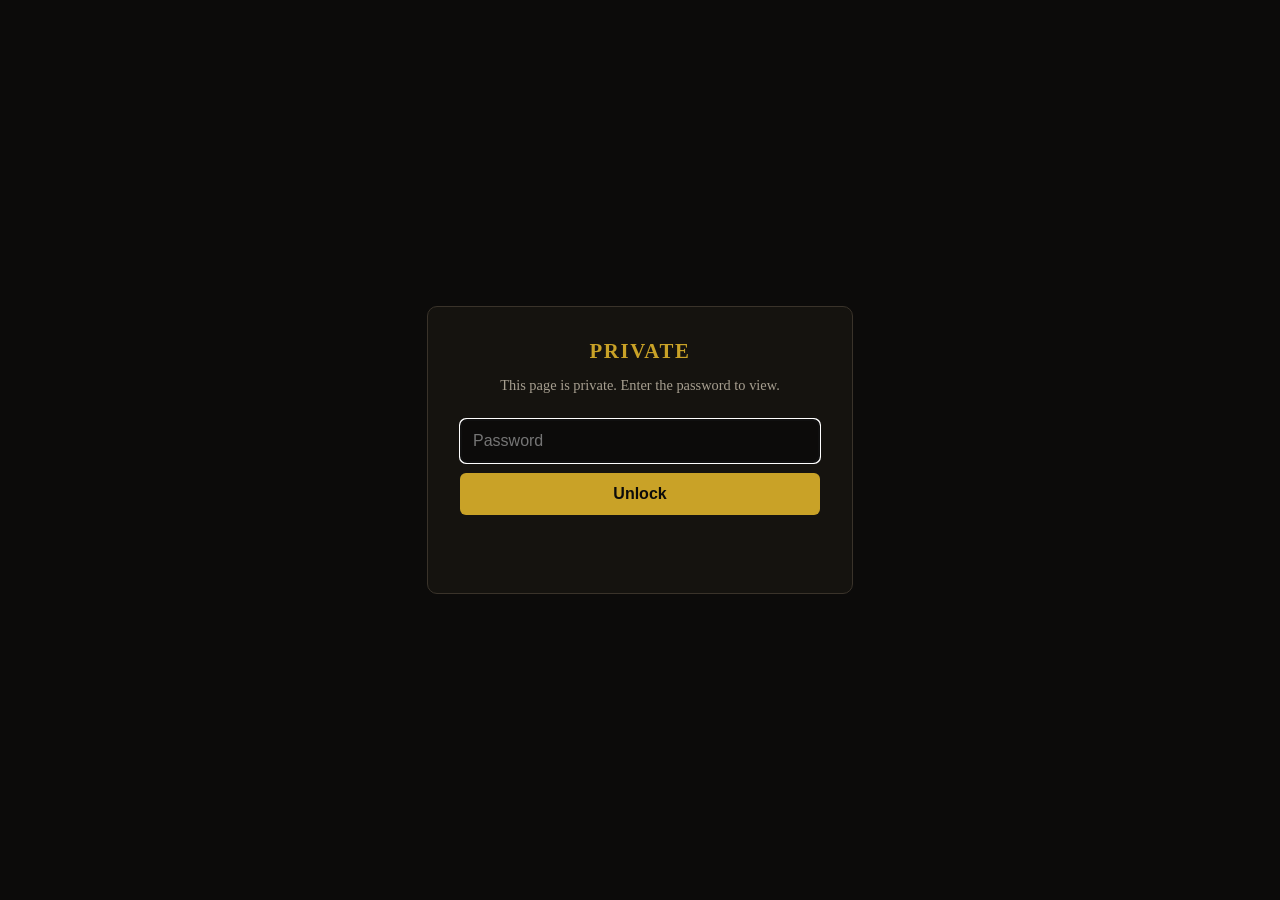
<file: the-hri-study/index.html>
<!DOCTYPE html>
<html lang="en-CA"><head><meta charset="utf-8">
<meta name="viewport" content="width=device-width, initial-scale=1">
<meta name="robots" content="noindex, nofollow">
<meta name="theme-color" content="#0c0b0a">
<title>Private | Wolf Den Records</title>
<style>
body{margin:0;min-height:100vh;display:flex;align-items:center;justify-content:center;background:#0c0b0a;color:#e8e2d6;font-family:Georgia,serif}
.box{max-width:360px;width:90%;padding:32px;border:1px solid #3a332a;border-radius:10px;background:#15130f;text-align:center}
h1{font-size:1.3rem;letter-spacing:.08em;margin:0 0 8px;color:#c9a227}p{color:#a79f90;font-size:.9rem}
input,button{width:100%;box-sizing:border-box;padding:12px;margin-top:10px;border-radius:6px;font-size:1rem}
input{background:#0c0b0a;color:#e8e2d6;border:1px solid #3a332a}button{background:#c9a227;color:#0c0b0a;border:0;font-weight:bold;cursor:pointer}
#e{color:#d9534f;min-height:1.2em}
</style></head><body>
<form class="box" id="f"><h1>PRIVATE</h1><p>This page is private. Enter the password to view.</p>
<input type="password" id="p" placeholder="Password" autofocus required><button>Unlock</button><p id="e"></p></form>
<script>
const D={s:"bD+8DMDKJzHqw1gvdgB73w==",i:"r7uT/rfOf86qLfTb",n:600000,c:"KgM87A4urRD1OuVXo8cDVJPLrg9Dfe2CkDsQUOEFbTHb4RzERUVajx+0elY5kw35QOfKx5PHOJJoPymT/XaenBSYzjaLNq0gUXyV2B8FB5X3Lq2nQvam+GYhBrRegqYBaH2wh2+cZ8LfWger1y84MMO/a5AJfw2pXT39GdYWDOoplkJoZdy5Ft4Pi60QajHzbJqjhjMf8J5hysShKT9HyKRQNj3jJ5Vu3v7IEQY0RgZL4vz//uTdOLcSzIc90d3utoJfZ/gbrRVkfxhr6lghs3fwWFG2ANNaHB2Z3bqbit4Qp7WSAqbEoNaFUHT0Zd0S6C0cAnmbaP9PnTgyWuecgOOb25XbsszX9Hcsu+UQ6e9LQEGelMgOPyEnFXw3Uv8Ag0Dq1E+ug7wKbZ0Kud/0hwVX4Sbuxg7iCY2ZR2T8A7PzBgFUFgveS16ezVK2ozEc+Qap8pJGryxS3byyx6GcOgdXJWn/dW8Mbw5xundQPQmWyRJbR8+mJ5qYBMG7xrdnl5b3pzGkeoYrBXQDrAr/vp15j4KJKhrxeYygwXDGBTXRDBXlbSs6AfdZKGf9SbhIMIqvoA/aAl3nhYpiUVptj9mAagrlbGC4m8qpQMVVX6Oobi1BsnnubnbpB6/q5CZmeok7kiQTudgJMmi/t871Wo5VDG81kgHPFsoGHeraV2FILlQdJMCMlkoS+UsBnGPH1nHmquwLaly6JQvNm3ag+j3mMUGMxlVLDjpgGomdhlh4osa/[base64]/6PexGd6HoQJxWvxR81R0TkOje03QEdD/AbHNCCiDVCGkVWO3c/[base64]/q9d5dyxn6sjkv2jF7N2vQ5hsN+j2yRGtr62xNx9JSVSe0TkaTHIiQVxpfQ/si9W3YdetE2BxO0jhtPyRFXkuulTgr9o84tyyVd5h4jeEiZgkBTUo/wpavGHVH84zwfFZNgkLmJroYcX4rzN9PAOvQotNH4FWw+CPfLFkK3Aki2+7QbC/H3CnLqjQk8dBGsNYhZ43oYCHbXBMjBanQEBEI4klEFzg32iaaJ2ENkErVTTY839ODu4GuUaWIWyj+Rswx5OORGxg/[base64]/pZNtde7wnTmx5vt+0GN8gt9DN9deS4UXSvAq6OMdgzkVuQvseqofoD41NdKEThucepLt4HNbHCHhkFl70NNkCP3GDVsJ2WS8Vt4JNUDsM2m1nl6LdscS4X0VWBONYscT+9zGdjasd0CkeUFt5zJa8m6knNRDSGr4L4dIsB3CwXb/Cga4x8kTJJziT63vpNPXYARlpxAnQtNcgAmmI5IzOTPvM0YdM4vLyEMu561SYoUr4mWxHAYREDzhFBuOWc8QDHTPdpVar9c0IXlj7/YVcHHDgYa2KlsQ7iwIs57/DO4EL1rNhXym2naoMf8R+d+e4vKy66rFEwxlETQXbFk94SQUHS8ugfV3F1ZSE1/ocuGLWsdyG6Coh/zoADUJmoMzPuMSCK8b4cCWLT5zsr44aqyrGluz4qG5A/oj4gn7pAFzztp0XB/eEjWXf1m523uw0QyCHdxBRpiOWMUKfdXvMvROU0w0b1O2Ht0obkQgI+q4YJuNcucUEzfBeip2BzKcj+B4PTNpMm4Hz1ClilINodm3gDdLAo3avLS7Q0np55jfPYiFag4a3lUnVWk+nteRqjbyVywDaUpLLbT7adxFJXhDwb3XuNkDDmh/VqMbSa6QU+m4KC2bkihDRbGbaAY+P4PvtWoBasDdiutsZg8C/bJfURz8D8dmseTi2BfsMrrSo6rsHnz/dLRqdPIR6wM7Fd5VL3zhV6D06rWbWke9Y9yuN94OpMj+rIb9EmYaV8+avT6imfJTZBTDNGmGj6mAyJQLrkanE62AGX0Ccom4SCwRG4re9sPn/c2JR5oz1ub2W+jvWKT4O+O2CETBf0QO6EtUqAASddpknU/AkZ/bFcx/0JQFgKM5wCmUJb6o8IoFRIkz6TDxsrO5ioVoA/0baScQ8Pm/PONRM728R39V97Q+Y/MLb2pjj7Rg5D886l2FS2soNOIy9PJbRQtZvZc01XbEgiQY6u7bNQoc+4oYaeWf83qSb/8cdEl1ea6NJqwi2hVLbwEuDkOUP6Rym/XWJkJSPLClXhjNk9j8/qpok6pUGBxoOlKMlpiGHD5DMPX1scD4AIzBWwVyMsRCVRfB6aL6FUy/Y7PEXhfuFuvSNDsr9k08GHviW8ekCeTbnr17zuTkgWjVjttS/K5wGcG0zu4XaUHYTtvd+2Tyo0VE5ALrDz684McwVuJJRsQkLtnpO2jE78+bxM5a6aMtAGB44ttdaZHIgHaKp+S+wvVt3YVBUsygQARYidzRSh+BLob++4UejNoPDsXjwh7RRV9PxAiOVzQyXsgPwx+/gWIZdFvaVemb5XGG5elFk0dKy8JLLcvbHRleLgqqKUjqADRxFTJhQGuN45alJ0O4ijnR7rCq6KK23J0akNxmydmwqEJS+z7gq8F446dPJjH2Dvprss+bRgS4MtZysfUWMwk2FZ8jhlrRYkGySBXbl/d3XzuQYJ+yQ2fV9jMP0NXMbOx9aDRk6zBCVNKbBUjyBSmZlNgTW5v9Ub3libk1EoA2aEkYVXlDXbxk1vMO6PPj3pvhdjK/4sbDhdiX0hAzUx7kzJ0eT8sxYNm+QNCEsbG9nCF0nGgpu7ga7WGgYMJrILCF84lcoPUWtPejC2u+8jd4ANOTDT6EwjS6Vg4Cz6PCwGHiuQuEA3aWUaTJhTqPQbDZVMqva7uk8Y3hOqVJ880txQkaN1rCQniAQBQ/IVceYMYYoHhate5J4XQLZNvq7FiTq4ijIU0ETWkI6hlbrH9aHZ0mMUZb5BrrmqX2vVm9lkB77N5YHTwEE7hKdJLV4lvvIm6g+gnUxEyj65Bxsug7P+nLLFie0m3s/o8hClirGXTxuWHSVDIJVFKs8pZ+knf20kolI33zLGkRmDKiPUbHw/YzKC0afP44WTz/tQzhfOFDTxiDtwuEy/wBoCdFjhXivCc9b04DzT+wN6mTEsc2K/yH+Yp/+MZKohfZUGk7ce59zYoiFGKHjCn224Vv1gXZEZKSQzfIfeiRELcrsv8YdeSbUHf2GDxDkTjBBHg07xKIBr/RTdZSQ4DPLkgNBSQ9FI/ItTWAaZvb/H1rM2zbEDmfFSD5OSDuwZWAiL1f7muwVeK0q7r3KeeQFk4arAhNLtTBpj3Y08MCOZegOrp7M2CkRA2bJnVG5kmCr/dLN/ZAk5AfyVmy8kjNqBI4lot6WVcmv38pszi9+hGygmUtFAFDhgcOtDGXySo8sgAsQGQbUkSq2nL8afgze2Eb/DGMwIbzNJKe2oPwv72hKqRAilDjtJtmNfdXu0/74+iF02u19rTH7gnItwBGGnEjnKVcnUEXzSJL0WGwYV6OBIZKG/RyD4ub2I5CPN8fdyLqjKu7UgHAw3OlWOs+q4MdQCjO6Bo+X8XmhKt59URDakVZ37NZB5QcpsqtmcgrFpUYj/ihkXpA0TAOuiqgOMN/gYwEwImHCBQnB7dJythq6XRoPbWLp767xZisKKuj49/o0dPeuofWBhZJD8YwIqA1kb4fPkHnm52upu10KlARTaCOfw9o7PtC+ZWPR0jlcdh821kpFXX3MKsSWDPcLzjk7riuUrIOZKt/lj8crBez1ZVFhCJwyiTGqYEZDz7CqmzQRlDy95s5V3u6ml7g2FzJkoZ4Zbv1jdrwzi62DzgwjmFV9XpxKQgsvdyo7/+4wE0j3AD6wXWLOVYK1XNM8c5kRs4p//8fTmZneg7xORY+vz6jXvoL6rnRBimYnxq29nSn2xzcLfzQby9amI7t0gWA0J8IflIerbCdNBwC4RLn+u494hqZxtrMLyGb7O653f7NuEBYHDcyob95gnC+ZXTqKK83FOkTQUyA6MvJHbmezpHmfpJomzsNmf1p3OkQZCOQ1hT/Rf+IdQCn+4Z2MJ0mV2+vPunmO0fxxi7E3wtwzoDOV7psT6OrtMbB7o27qnO4Gz4PK34RNTIO27CLll79mjeHns7VGc9hGMh5cZ2De/x2RosrjzFm1MJLuMBc479ilNZePmetYtpuzTsWSiEtPGHiJ4xfmE7mWR5jqZnT6e+k/[base64]/MMlVQbxVeNafJ6ONiOj6CTP6eHWn/X+xTqgx7L2vkGo6LLz7mzzIv7Q9PiyOmYCJDkhqK9ut6A2RXaNpgYG4csgn1BNHEizjCGz40X75DASIto5OYW3uqkF+EsGUFq4cHtY6YwFuMJmWSi/LqyBiEGEhW1MhAQHcleEEA3i2TetLwdfDmvVrLQVG0AoPQbML8y/[base64]/hYSIQ9JFZBXH3zDFn8+GSQT5gm9LDdpgtUlJWJnl30wJOZjMIV/d+YX8E7HaSP4i+aDoACuo/j3Erd0PufsyWJUoEBg2IjEFew1cEUTS/4dvhvzREYak0pXCt47HaUb/wU58I1/kvlhw4E77yUGncVcOs9WJ1Pv1mEHpzoG/S53MM9x8r5ZoCGMt6lM9tpbgQmMWcvjxww5+E8WP5x6/JeJWsHsu0otnY14EppBmu1iEjZUtQFD3e8LTNiHPodMYnlldio5yyX5YQb7de5NtoLgnRpxMLbYhW5amEV+pJuvG3a3numG70jkweCMvD/9wfUDZTpIDE5Augtc/XKLSanA0sFZIHoe9yc1vvHY/76DP7/[base64]/u/BnSzGDkLsFimHOJyZkKgqzTGiqOI1BnBpxYZrO+Urjj5x48hauY1ssbEB2hoo+YslpJX37d74WRomowmKbbEc9S0JmV07HBMXEgB2YqMA/hQnlFX0hfdBctjMqUMDVqAkhLIaJjt/[base64]/UXNUfkc0YOQQcLvVzGdoYR8TlYMlJZ3ffLdWQFdIWFjJ5abgUOwHEMf8iCQQtvyyGbv5hpeba6CYQlnFLBZsgYNRfo4as37pPIFTFpBRvIGNwj4P3mT6EzQXq5RrrhVOK7XvRe4a4Op0U9nEx6rRMAHdly8ieytEj5pmSi3h5ZGcfXK+2g6DSueFma8DTEhs6I/Nrnfii9V5gLX/5NMOKIgnarhBs+XaA6JYDK7un2PMtaRi8OsnRb8z0xUn/gXGJPxbsuSP4nXyUdWBM+AKGYLzMaRlJHU4QR/KFUiy7JSP0e5SPIBSWTSzs35AJwoC7axVgsW5rywoyovISoGPIg39wTAv18wGBWuc652bmyN+5dAQw3xO7Zn3r3JH4wjS4bORGrPV0hXHqo3rR8vxgjuAxrbqEPy3+bvB42Ei6nhdYSjCd/[base64]/S0tTe8DE/NM6qD8a4jSGIcIwcw5OASUvrpEVN4HZjUsT6qvqVqFhAQ6lgCoOPJe5NkNcya7UUZRN2rmr/voV2CvPYlqxGf3l9wCL6GfQTsWgsWg+S5rCLI10QqhehLRiYBlUlw35TtiaNDZkl9lm2jJdLbz5JjfvejzPOm7uPDkethVkCOiqUAQlJ5kionvkO9xt71UDowPkGf8nILqwcCK7mtJBw/hlVXdlfUpgEAivQdIm1iodJWFGjz9c39qPBHNoKtnPHCDGECIKMSlAXY2YFHTnB9H4jt0QqthOp4eaEqjrb3CO+lPHb6c0TI8YDmjAiyWT1mg8J7YaIdXJnRnX4Y5KRd0VyY/2Kg+ysGYf0IqQiIFaP/mXsA/RUCyQGekVFoJtYy9gEbLF6WBWDZ5aFf3wDwbi+/9r8j1dXidAyElxQxKf9m5GkO52Z0sPqjW/swoexIvZMZqMJjYUZn04TzsygSyKifhZNa1tupp9SStLIa3j7DkAoA1yuYvVYpYCVzbOQcOl10A7n5XhmIZ2gC2n5oYtb42sUa03n8u/m/SremCAjMPVgRj82jx1tauzvupYrFa7OzVojuBuOHFFaDFsxQUw6Wb3auzehuTfO2yQQ/vtAqL8C6EpX7qaqFvdDLub7gh6re02Z2gDOOqzl7ft9R4z1aEBm7HJBSAYcyRw7CQY6a9ejElIhpcXJrM5tO6do7IuumNrkeQXnyK0hYiFHiittdXA3KsB44cKz2maoKKpAwI6svgOlueCb8XsntyCDATv8V6+aXwHA+BG3vxJwQ2Hnf/AWW6yQgP7lm9K/dy1Vx/ENko75ZYOAu8l/psm6pCxgDd+vW1E/dKW73FxfndSwNiPEaBELAnrjbdHZyNd2JCQuQvDezGMwbyvZw1Kdl3u5BfZ4Tt3kZsJ9+CIKzxtuS6Q6bKaRBjT1K2GbT9pnOloaZyJFwpg7DByoQa7A7SceV+E+AbMMbS9jrjsUvmd2m0OgLTip5QgQIGFJL5X/CZQq54o0digdviT4wwssfxlT8PmFWToVfSvvsDtxFUaeaAGJcYI1QzUl+ffNBfulNN5KlNHC432/UG/TMp5MQPCiqOvOmGPMo4jhdTqydUVgHWFzIbA80iDRbBQj7ybH8ecP6Ii3Z5D2FzbgyTYJFWieKEbe5fBpz1ca0NwRqrMk2uVJURFtiw5J2p0OaUdxAQrzF83hY7NLviAUCEbU7071BLeJguwxBFDJfcWaThJyi/wUvA0FlqSNixcmDZYOx9EO0FVuliQZrkld/Iw5BJYQKt9rAJbwrRowqZp0rkIMxC1L15/1WS/[base64]/mA6YM8Nxx1zyT3k58LdGvUHNsd5tAf7GG/idhz/760QRHbs2Jd+Cak7WlIP1BZ9ewjVUPt4Y9b1js4ds0XvQLHOI4mMdTXnntNyGoj4hmI18TWJUOtlkFtkEU5eKMsTrkhpbzZHTtdzBhhAgPMI/MvHZIB4txB5/Zu7rSnFAB6gcJZBTYHKtx/toSxTQMFzeyRjXZ/6OM+MWEKQyZNCEnwaRE3fLmKZlYqM0DxSwTAtxJiMellTemBdql1FPuhEESOpK6ACPIEzUeoXA/hxsfLUcchUhc+L3YWYR22r1oDOqJmcCumYukFNfcrUk42dsI1lfoj6v5CTAOQZ0Kb9+vahh22lTaud43PUU4/ChlAYYt0l2uVzbYCDyxfueGyi3cf9Rg/dWe3FV19EjfnkwZuorbVoLTErlk4WbsmdbT+02eZlyhDW/yYkzRg094wK78XpNoHFy6c4TVTG6b+hott+zMiifuH+jUWuMof4Uh/Th1SlIk+i1tvniQj2yGqeUm0AshyCyHrtw6OXRXjwbc0kvgMNLGRughH2nVtY9SIM+bdg+D4hvMse2IXZyh7TXWwEuNm+L0Zyt24JgynA10En5FA/FAcgeQxnevMaZXcXI8BDsOLJRtQy4/UFKR8JpNdPl+Os4QOXa8vBW5VeJ2jVPglI7whPEQhFV7Fa6RQxz4weLneKqiQHa0fLnlw9WqNmiQdEuEJDK8C7xzdxsujRS5gZoOKGrwvv4M3g64fp8L2G9mLh987oBhX+PxFW/xX2A03dRVB+IhdYaC8Dafz3IJoMCaCPoD3WQ2F+2pS4RpheVfdJ/Wra/jCPR9NmFej6HnMRS2leGMLynWI1OTcd6dbpMN+S9zjLvTGFef05CdrVu6YdNJtnREMvgiI5RAve8hl4/ys7cSAr+lT+25XpXxAggblqslMAmmTtCFjSE5nUj7W6fB6D5M5m4pwB0n7e9oYqAM0YWfhO3YkAhq7ETGabsfjZ7Ij2jJ41KHwykpfQxgKle/h129bZU3ai6mLaqHL8HjQyoDVu0Dqt2gD6+q6MLEYwi30BCLlGbb9JZg+F7kprPrmQ1coGcmdnXV+QyoJGEeNonHu46itb5Dsjptb9BUpDG4K0sz9Xs5GYnjZeiS18fidh4F+DpuWN+nG0EvVT++kC+3HjauVpQbX0YlQtM66nLrZ0ixTnPMgv/AHAYfPiykqQNXL2Bsxto9ri/QLodN6Blhyb8thipy0Zwx9Na7TVB1bDIzBnjyz55CwQsSmkA/Dl+6Te6/aj0ZsOs842F9R1XsrTTiDz1cmnXymvgQeaHTyFXzf97gDhclYnweBl2eDI87RaonshfsgCiIKKc6DU6sKJKk0+4JuOXQY9X/[base64]/[base64]/PqKNLZX4COnA5FXzHYLFysmKlyza0wb43W9xGx9VYzko4bRL+X157s/JHuoQ/d8zJqZuC3Qg7Jdtdl802HfC2+LvtEZYTKL8n7pdnzUAVa+WBMwiS6QopfZlt7brx2NeV1ve2ouk1sNS1+0RIJSMwRfUqkrW+FqFN3kot2v/2w5tP2FaFyJVR6YIO0Cqh+GMAIJHEhA8McCTg9lX9aaA8qz3kSg+XDP0AnuWVBLiISoRsGRoh+rZjPDMZ/MYr44s2LTJgWMJ7tkqM+0MD9Hd253ctqw4cXTETRPGAk7rzQsNderIN4asqQGT540rdIjNmGecAoiZy2LxXbfe4g0K972yyAniRj13Ldm0go6bXrMMUBi7RWb0Y+KYRXnYSiDpPlawGcrrT333i9TpB+AX2LzhbpptDJQRrIg+aksLA9m6aMMQ7eyxf+hmQNeC/lhP7o5KS6UfTZ0iVZsKYEqw4WsSwvO9+WKvVTCBrTfQCdpTa92EDw91GuLiiqIuEhXyRA6mGZFgVFTUt1NYx06/Vg1jTPhu/gtkHgnnlaiHXj183FYKN1LZWMZ7PVJN9k4Ui3SK23G1AV7gbstnqjw+DicixepargM5kvGvb1g4T5mT159kcBuhO4nL92dqbhgqemxdpaF4E8NTxwPr+QyV3DquFHhZrm1j7k11nwYdrNiOVwgEbgk/LYhNu50f02z9bkIB7mrej5mmu9f37IWF2AsFCpN/sPlO4+pX64lKjQbjJqHpRVjSBAYpPLZG7lpBy5TbL5FTmP/LxGUyoF+K8Lqp/3c62+oxm93A+qLiQmRXcDSClqorE0qw5MOZvvCIj6XkT7zDOkIsEyj7NNadNHR87sUFhw4btowW6WU0E3V4z0OlXr8XmpfqY7FU3uk4j/jw09gSBykfDHoeRK28j5BHCSLn5MaAYBiFUExc5Ulr0KI7jE51h2RZN142PowJAygEl5TYATFdrDH5dLYRd0uOLc3Rz+cBDekzWZkcoCmfHNsCgeENUhfarQGIwCRKWYvQp/QUmpkTqa/B3IAA3iDO/Lms+Z2XBUqqn9qDHXI2dtb8nPHWhYgI6JYCwwCUC5XpsYv21vqdf9bdFVK67FM0Y6y8eW3mnTaLU3jh/eDKv8MYehx63LeEC9GaJOFLx0hQyDKmdrJFGQNjG8+PUEOW4XoYMGHZio2+qkA3OEGbT9cfvdP0DcrXzRg+3a1XMpNfg3aeguAYum76VIG22xJfUsXkpyfyqScgy/ZFAuR/zUUmlTtOG3X2/QG7RwfJidzOxdqdmQP1HDPk2+OY+zHRD1A20fzFxDu7pcm0FbJNTvnEfV9HGo1uGCfINujIcv+BA85lmyNs7wzsOFrMlfAp7knRUtOWEV1dbvFbl4Z4NSKsNLCFtOeay9VG/OCdsT5by49GE2t/G++m8byDZUZ40TRmTUqHmXNElhxdy1tDG2eKXg0J+guUAgCJe8+dNUGjmhLHUWQ1A3dIx2SkqvdzUxwC1uc/ACTNuCDt3rWfIVahyoYlmxAJl/nyhO2udmbIbkMqc+3E4SLhtEPLcq8j2DHDlMROZJoGJ50F3L8BiX8sASpCgOc75gUUSLo1hu66rBTbZqnmc1BHOhn6VwXBZxcL/iAAwqhTokqLLGBBJyk2b6Muy5bLP18e1agucVwG5Dfk4xaqundopJyNvXhiz8eV/jkPeIC38DEnYhedYj0hosCNe20hObEEmsSusJ9iIGPYPgAXE84T8R70wV/5MbucOycWbp5KBaJxVe9G1pm0G3bixhLAwuoa6TxDPMQNMPwt3GyGzhEAfKjppsTjN9Ewv3NnnK+Tm76ku8XcPtH+V/QRVHfNO4tUdLLfjGW1MoGhszz8UqoJKwxqU15B/nu7SsfFupXVT7byjIvKL/AFqqHbxnV7Eg0Z/dNEqBtKd177JPb2p1b6xNHcHQfCTqvRCqSJ8a9Fv5oaNiEoxY7KMO8DOJwPuuRkuE42tYyrxkJx4hzakNRGPwZ4xLq0Ww904WSrXhkZWJJriAfLWRXbR/QdJfUWkK15AhkCzViI0mhqLee+tJ9C/o9ZV3xSoHSyCKrrfuFUgVLzcCWwFy01nNMmEeRXsqGyjJt06HcOJSQpLoD+9jRN3Q57uKU9KYo8zpUTqUWDXFlTInDCzCQ2Q6mpK0D4gzW3Zswr5Nizc+Gy4TF2Wz4Nsa5SNmIt7AdDZGCbCsd9v/OE/njEO/2vjhPUJXQ+7DIpmIrUL9dHccGN2JHwv3FLZ/[base64]/wVpBX3cLcZ5sGbwBALsI5NGk2e4oalefybflNEjmTu2vJBMexwSyYsQHLqi5o+2fHbAN+WRM8dVJeM+22GHxzOheBmCOAxss8xEkiZxcSiZfaUw2M8V+BxITc0Vs4SLldZIdmttFISlDHkXtVKu7Hr7dEQETKvmu1ggAAMkihnkzz6zl7UfYVLqbuz9RzYieB26/7yoUcEE69eHaf+0bB8ksU6EnTfOTHP9rkGRozYKEZs7lMAXeVATNd281557KJoRFwIM+esq1wSCNcrqlma0i/SlP0ClFe/DgF1DfT/Tb4jpLLiFo2qKihpPMWHdemcf1i0iUQ0wgzjon9VSqYV/[base64]/IlaHQeQ9gO3q+eX+zh4k0VggVdwltuekESks7OM39RcB+LnQuNhicaOXVNapqGHTCs/fxHYlm9NgajqOskM7DThky8hOvl7yx49BbjEwL+NnedDvVwJ6o+sDfMoft/ythN3LGZRbecjTLvOPkL1YN6J8N31lvCH3J9kcIGD8CN+4s721BWbkQmQh4h02pk8fkcENJQvfXbd5VwozU5RUoA0TSddXxs2ozA9oDnmTnx1WBA5kOGKICtIvkR4sPpAF0SOkHfZYzgywq9jRyVWuPXNXn2u6gi/qsNpjkuPMTJDJdR9ZBpSIs5iAibS/Ik7Tjy7dRdJW9GljwI/F0jVHvuto4WCxLa1c/LANaa//Bb4jvqteohVtNbsCVtXjERuQqbfTxUcEWrnTM8Hbwpq6w1+tCAXJ4QKgqnJiARScGzqWoddPip4NeHr8F2kSnLlquk1jdHvmD4H5JNkv+XLnrZ8ExkBRi1tTlL0TDqfbG6fOntcSHbvDejCOWNhht79xF5Rlv1ZseDmts0TvxM6CSlESJBd7eVndVqMtLK3fq8brwj/cBe7gCIvQFq+szJKDMes1EVXUZwLUewN53+tvI3/uHBZmJgbTyawUmcImoL6mc7V3NR9YW/qXf6+eTfpR7R1tU0K0k3ntcqyxWO61HakCIlLYwh59V+kk41zXZnrZCQshAbfcx/qN9aY92PyhMKQT6tcjwdgRhH+fTl1LAEXOjMZ1adymB1DF4c/YMB7kW6TjKgHxgGR0bO1cawN7Xk40UZfVah70cMy6O7fV+a2fQ2TR2ylSvfcMyuw5OF04oaGmeUWyiVNO0ozVLlNFcWG0BgONR1MxPvtJjDw/1+B5J60BZjqCsjchEBnqJOz6+SaSMEp7ZNmMBcuzZUmT4AdC9W+QsrBO0f3aRPjwFWD+I5v2JvJbf91EsIdqwefx93L2ExJoWKmR2YpJ0HWRBr+ZIShWuUhEZSs9bNRZEbJMWfOvxme0yV9pIeiD6gzJ1FKES5N2eVdVDXOsJqQGoiM+xeXFafsw4Oi/pNlqSh4bIguiVKGn3lpcCaNpcNnI9yvKLr0UobLMDrKD0iG+W7WeQgOMdtBExmIVojiIGFdeigL9DnwctKQ1vhi53JoLzZuA+I3P06zZ9yyeLn5GhZyJlGGvORErhiteg1oMqoP/rz4n74KYrTdnN1MuugI9VGY+atr1BV8uf7tHoBuvsUPASwKrC1i41SRRjJQxQYxAmldsIhVrSlpuFG+v+nT+ltbfWak4Rcjcul4j2tn/6bUUeSiTgLzM21csEvYlVqJ7PGaID7DG7lKHiAwEd2Xv54jmgMYvRz06peQp7j1/FHvV3c21JKGxyPg5matoIBb9zD1OHstbKVeGqnvokAR+mz6vM5xpLiKr05jbmbED/RJ8/QSthXFWGvsJQEs9XiIM3IBN/SmG292NrVb1ZcgciGtGvdgj/uCJTwrWWF+8t3mBvMoxXH/jrJSd1IvPGsyaZwASR98LE6+IwSjWSLckzsMB0MTeb9xBulYLcDFwVHRaWoCwftsH3wam16tAu787PCdFCYA1vQj9O/+gFGe4JNbDSBKBI49gRcEZH1GjmX34VN3uJcY3uti2kpmRpD0Q8SrpcZtbtJkhN2vybg/gRk9eCJKP/cQasqRE93iz/JpVEDtSLNGf+gL2ElqnUvm04N3SRXqdgCB2pF1SWmGsrhQRmFZUYjREoYVGaM+RKpoBJcWBy1rW+KC2Hoxo8Vd8Cvi8Qwtfo6diF3dOH5r8bUzorWjBfijVi4I+Idj1Fd4q77zOqz69uikwlAk0HW7553+9tS5aXWNlNq7NHdDL84g23tYUDkv0OXgG2ON6XZ4/5dsxTi7uhPWABRnrKA3h/1AWSFCCH0SgQMkY3mA9IiUCmKD6WkM1IgglHfdJ3UFWLWsY09bnW112+JDHCQz2mn+jdvwuDRdj/HGmP+BuGZDx9U4JlIZd9JZoQ0PQvI1pob9IQo9iTYpsGRYPkoI20AO00iBhKUUpl6o1TKN1htH196xstXykwlUq/F3w72aN6tnVXAJMYIXpDotbzEfT3LBHrOHMyBW/TzWasL6dK0GvrEbXo3hngbeuMlNMCOSQD7zjVr+fS7RSnVyDys8dlbjSeMP4LrIzSYjmrFovGA9xEH2dLFHjUmdNyxnccYSNZ+kqAE2Mavl4MOv9++4PN+x74Dh4qXCoXVRWMTJYdtlmoZVzv7M7o91vGUyKzKmWJfxavJUhnOduv4IP6QicZe3lDpyhAF7C/1sCp1nCZet8YGIyGtQXQ2h7vDCgx0s/Txv2ZptIT7hnI97dVuS1NjYkYiRPwPCOAOtNi9o/S0jpzAxuFoPWAzOPCxz+cYHPqfV/TBXPEWVpl8IVKL4uJPTTqKEIguX81Hm6OF5orJGRd83jmULJiNfUT5aEZRNgdifPyTNFPIaO+mY1hygLiMfED83TBK4tbS7go9bD8/ayVcgUCLbxzQeX53s8yKxIml0kBMihYhnRy+gEY7z8ItOeckS80KYF7PZWbV7/qeGtarXbpT8VdmXx3bkoM38trDXfy4EtwP7kGd4sfJdyNIbdCQplxNk5rA2rsK9lL8Qz0g/e6AFvcUa9lDlZJKp1VXhUZpF21FJ5dv6SpA0PO919fpJNjxfCNVTmjCYwoMQA8b4bSBG0KZy0rttwqPdMv9Z4btWeE30lp9SyWdg/wo063EQ9bhZ6lh7/zmK8MbBBB1XxGI9Efg+FkIIScARsipd3iv/dDigSPE88dyFCSE/FEaK0aUuk5QCee6FnvG1o34xnUSjxxMQVrnjsdwo9b7X+vQ+z20KzZwig9Yyh5jklhawncCx44JgbfWsviRfSTH+DAx8qUP/ZTnb4XtWnMcr8+AHeoyUq921MCphRpr7x0NlN8Lcz39H0jLr/ze98McKWJD5nxuUaf4XAC+IuhVAJw2CeHT+Q1BSR7kQ+PLYtUcBc0dkdGXvm67E3yHUUVn878+e6vPX1MFsxqhdLDSj2lW8+VlCmAVt2qDCetefZFDeI1MEE1HrVvf3bBR92vbVKpMM+H5uxtG5KwDZ5yjBP9fsoDz4vt1fknxCaJ++miJ4hPKPtCr0ORaP/5tMsvOrZQZ5Gepr1NDIjpaHFUzOlugUuJfZvAnAlTwnP3PfG6vF2dqYskdtVXxyiUiKuc3LKcebwNHhCDiZb2KKvsgt79uCJNBy2MnoOkWGz6slrw+G3OgvqbZjeBm0d8cmnJtZ1yzyGjCRIhjAh9xFhvzZnIBJRyXlIsg7G96m8A2UmO3yoSRES1kzD/DhYSG3zpKm1bxRWuYhxrgeboHST04FIy0v0GHXzCssIw/+TCmu0ZGqY7HnpoGafTECj5GqLfvVfAciybpQPdQREoBVLKy5i56KEHvfenFln9RMVhhZf0HXT0XbXlIgES7MMRVTWcyamXUYK7DmHWFFBBLmOFxERj8NIh3S/JlyUwTtU3+SX5Dlp/3Zv8KDiehmLMzZ315t4xWrqJcvgf+sj64S7Kbz9SW8hS38u8E63kbs7TcHpP4Pu9H5Zn+xX2tbf2nHAmlIazb0mjdht2YOcQAPTfuWyqHZNdUGaCEFob/unfo5rnwS5Z27WCJ7H/otVOXnsDmGihTmx7kDLiwPz7xoj5E1ti18rCSllQZ8BcKAOgWRVHTGZc5tmb2s9OuculCWGohuyA3Kr4QmNQB77Kpqay55YO1G4338HC9yKdzB70L8T7kRicfBDWkefGqPnPHQnO9RzflWtRJ9pHG5EDC2T1KaMo0nlEM1vDYgwC/f7Y31bcCYhxZNH8cyOjQV1cm+0IjH7JAt1++C+jyedTGzdKrckgdlicHztfywThOnVGFwt9/wja5bNfG6qAjlzX6zxvkGv9mR3qmjE7I4WMQH0a+VNzMZIu/nIplXRjxscaXLFwTdAG0KvGuDqNaHDvL+JeJ1nrLj+55LdTTGmaXw6ynMbWALLpfnN4nUQiN5jSGw6wtsl0gV3lq+eKb87DqIkzVjXuWmef/xoKc6L8YdyfNHsC+VtYio0LxTSZiuue1MvJLaN7NsvkfYOW3Cw5J3FKX4sb3RkvOUelSCgkMlLD/cwibBsTTFyGXZs67RsJ0obiC7pNizjQc+aQkCy5N9RjZcRNtR8EEAoN97jjr3mL/iYFM3PgaNlqoiBhbpo0aS22Wa0yNihXBz50Kxg8p8hT9I/C5wQhV2x9KKrO9Xhj0Uw2iAnNvFfbv8J9kaH4rdm5PB5O8ZhjIsFATVgk+ihxECHNngI8V0PDfsCo/UZD3Oqc89SuFnRHRN4tTuukh81c3/64pte0HyZis970BQohAVulRnBCpaIQV+RWINnuoBiTiu7I8Hat1szdYQ4BjKNKORUMxAuOlgJehvKdzKuUIFC6bKzxk5mM6LSlNn33qBobe2TXm99h8UvqUrcrI8DVAeFhg2EBNB3/goVelqU9gBxkbbigIBjM/okoZx+e9YgXzYgsBkcgWna7LhI6telqJgYfVqKrDZhFDwnecKawTXZtmon8/lyrHKkybgOEIIWNXy+shFzDMbwM4MavsMUE7Tnt5rKwOY8wDT52ZZhCdHZLEF/Kcq1hw6vixswIrJcE03WJk74ju72b7J97pXF3vKSdZ1zZmhfDM63rw8UlDriteow7KiI7td1949PRHVZeqn+WeZHadrBc0Z+/tsYbM0yTOgeYcAjgIxVf/D/sGEME1H8PSIz7Iu1yt2lrOjLrGJ3zvawq3eXrCKGJgBiRmK88cRuoWqH9HGFPoHGYiJ4pNsIMWD8+RmnhTHMdnNp31zY963cfF49AYPMfByQFYy3pZHPWlZZE/tvj/6FnQSPPRvFyzrTa4ZXLlM451A4FmUN546zHYKkBStKdZTwI9Wdmk/vVkEXJhWI2GN30oJdDlzPI34kWA8UrLbHMIuxtkiDaa5ElyMMDeiagl0DmcPCISblG5kAR8kmNRgVdqswWIX0B10grY+U2cvnYUbj4C9W2nZrDXCcYdFoOhQPe5sq+Ncuqfwion7ZL+dZIMuM7z4cfRzSON5HbwnUvABmUEtdIB6PuSWrE0/kZVdZRzUh4b4WS3HpKxoqtNZo6pfHiR90nSe6nA+mMDQIRbyKfttPsIp5+rfbU+EDJQlUg8s/CzDpUJZ7jT4JWb/qKHXehC0ZLF09O3UWV2E60Gu0icO3zG3PwAfCkuQv/4R7aIrjtDCEgyzX5r9abHvxbik45y/ddlYt6UqEnjnoMYbEbdp9ClUTCRVKe5RIqNZq/fbLYV1PzEUBTAPrBQ13Ucx5cSyEt4o+WJmDKuPIbTlLZ0vtUE9mv18QnORnLUSwK1N/w4JaLijYABXQq5O2MHH5p+UsS+mWa4wgvBSvlD8TCiBARiaHgFKqUfA8qtqO9aaiAX5VYhil/v9+FC227mbRqneaAUOoDtTgGgoscf+6fFsPCx/BTRAQ0yjx/[base64]/86GlhZt5ah+d7ibBrYrJ+9unuLRmfRNCQqtbeGonC/O899D8aqz9W+jR09rlicD0FqVgvf1X+Oi5Dmi2BVsiaA2UuzBt4N3qoomiUHVSRJ9Yo3OkltpmSIHeeaDLuTBdYiDdNPDC2qTzVrKv1m8OXjMebBxzoQqcWwQcPE99g68g21oB5roOT495df6xqbP8Ja7mNTsIKvMLCSYvia2oo86Wpp4f/eY7OZbLyUfE5bhI5jSdLC8mh/r4b86XCe7FWzaWYtKQnlplPlPX140iaH2EU7R8yPbCQCm2pYMFZO58c+Iym/JXBIfpPo+ajDBanmIluh4Rx7J/[base64]/BVfzJjiDHBab7MfzSmjCd1OHejGYtpYd1eX5VCp4tOabpSS2JmVmEjsh6U/YHaHAtpbyqGbjf/KN1xXYVwhFZsjajwsTL+cSs4X2jr4umGMEimQxRhXM6Dn+X2O9bZQGpSw5egViOcf6TFw0LyTYmMMrZ0TYkPDexIFTqzzMXTIu+qDihuzaYUw8T0uKCzeDpAFnv0ZFG7sVnib8efQkk7hJxY/nqHNeTNKF6vLUcqhj/[base64]/UkjuxgcgpwOtvNvP9bHW7zLtwLEjtU0lNVGY8ICTDczhMN4n/yjNA2PdMo2IpkunMedazdSNFBI1uYh7QbHILaQi1blfLwwXguuEAex/k/n/kdAjMFMspmnmNOYyZezzf9rnTpfS6pbKtwPE+F9gIvlWdFp+LU9YoE17vFuDs5REJ7GnRDfuqx0iKG92Flmk4EpOWvrc7naTYZ/Fg9wHFtmFctr4fNI3nEU+d5ztCX1oR+nbE1Q6QHZovytQnQkLnoYec5q+JbogmBjBJW+tNcLByipOKrVoGXb97wECo6z8SElcrKEBhAfjL0uEB/f5y+xWG9voDXsJ8iOQuSs/RUB7hctZF/VbXlGlO5c1MG7mw1mz0MqweWAY+G5BVPxpE1Qz6bscOBZfc3oiGgSbLLNKL+OshwoLm0sv/LnAzwhevgyRDc5/VIMAmLn1h4GWhG8N7XdX5dZdabd8tEB/8Lt8pB3B8wpntamq5j2o2DGN/8mR3GDsdn+ljTjVU+AG2bhnLLheY6ZPg7gTM/9CaUQA4ZvDOKCbpbjkWhcruF1+KgDgwTgJZrV/8O+4FvLVnMoscTtZTA5YOoC9UBrt6gmKfUXd1dMQgcg1MWQ9UL9embnpJVQ/wlE3vb8QKd14NS/N5QZ0gdpfCfL0fKbbTOWEByhAJ9ETVKWBgdBYrUHfXEDymeXlTEpC1+YKzrPERSHhUVD9szT/+UKUIKxazT5jY6zY7UOaBzJY8EDNgqGsPc4EipZAH+3V7iG+h9lRSUmoqKCtF1+5WgZxuSuhlcEksCfw+zmnxGorNuCHDtoLNLHHhyw8UaA2PTGBo/rfdRz3kD6rOvAaLKqWSrC73Q/KCNcoK3TX5GK/1PqQ4rLFybgTupykgEKRONvVgoZ8afM2yvown64DQsTlrUUkU2uGFdGcl6E3JEMCA5PC8rAF3TnvhMnV3uWbtr9q45X7Gd0txC1RI212hk8Qqd/HM+OuyMUFidY7hfTMkWXUZLBGIpP0xn7OtNfsbQ6N7gf2wUh7o+qxZ0DaIrm84y8E5cDjNNNUGRq3s8ZT++LpSFyPvbYIEna7N2Lpq5eEA8KdMnkJGjST8w4je7Cah416ZADH/QRdJ/SUWylscjNlCQ6ged"};
const u=s=>Uint8Array.from(atob(s),c=>c.charCodeAt(0));
document.getElementById('f').onsubmit=async ev=>{ev.preventDefault();const e=document.getElementById('e');e.textContent='';
try{const k0=await crypto.subtle.importKey('raw',new TextEncoder().encode(document.getElementById('p').value),'PBKDF2',false,['deriveKey']);
const k=await crypto.subtle.deriveKey({name:'PBKDF2',salt:u(D.s),iterations:D.n,hash:'SHA-256'},k0,{name:'AES-GCM',length:256},false,['decrypt']);
const pt=await crypto.subtle.decrypt({name:'AES-GCM',iv:u(D.i)},k,u(D.c));
document.open();document.write(new TextDecoder().decode(pt));document.close();}catch(x){e.textContent='Wrong password.';}};
</script></body></html>
</file>
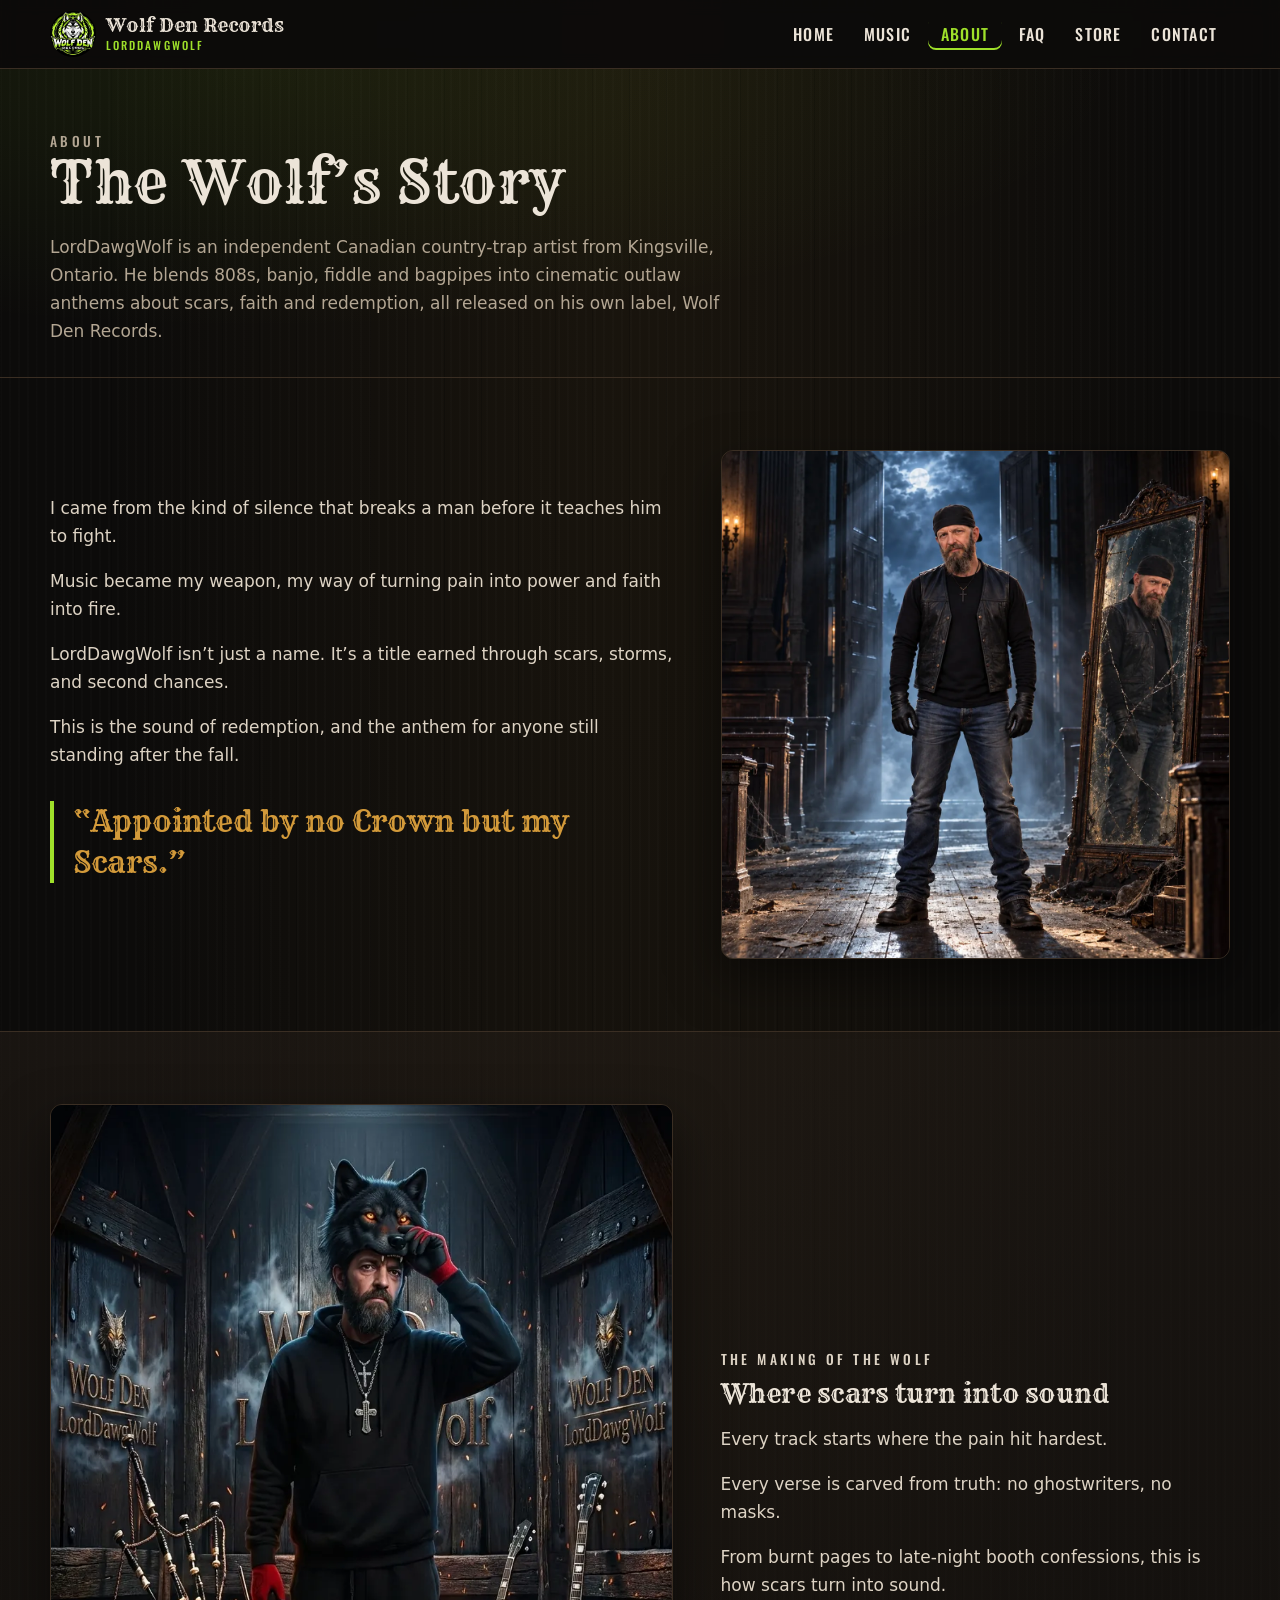
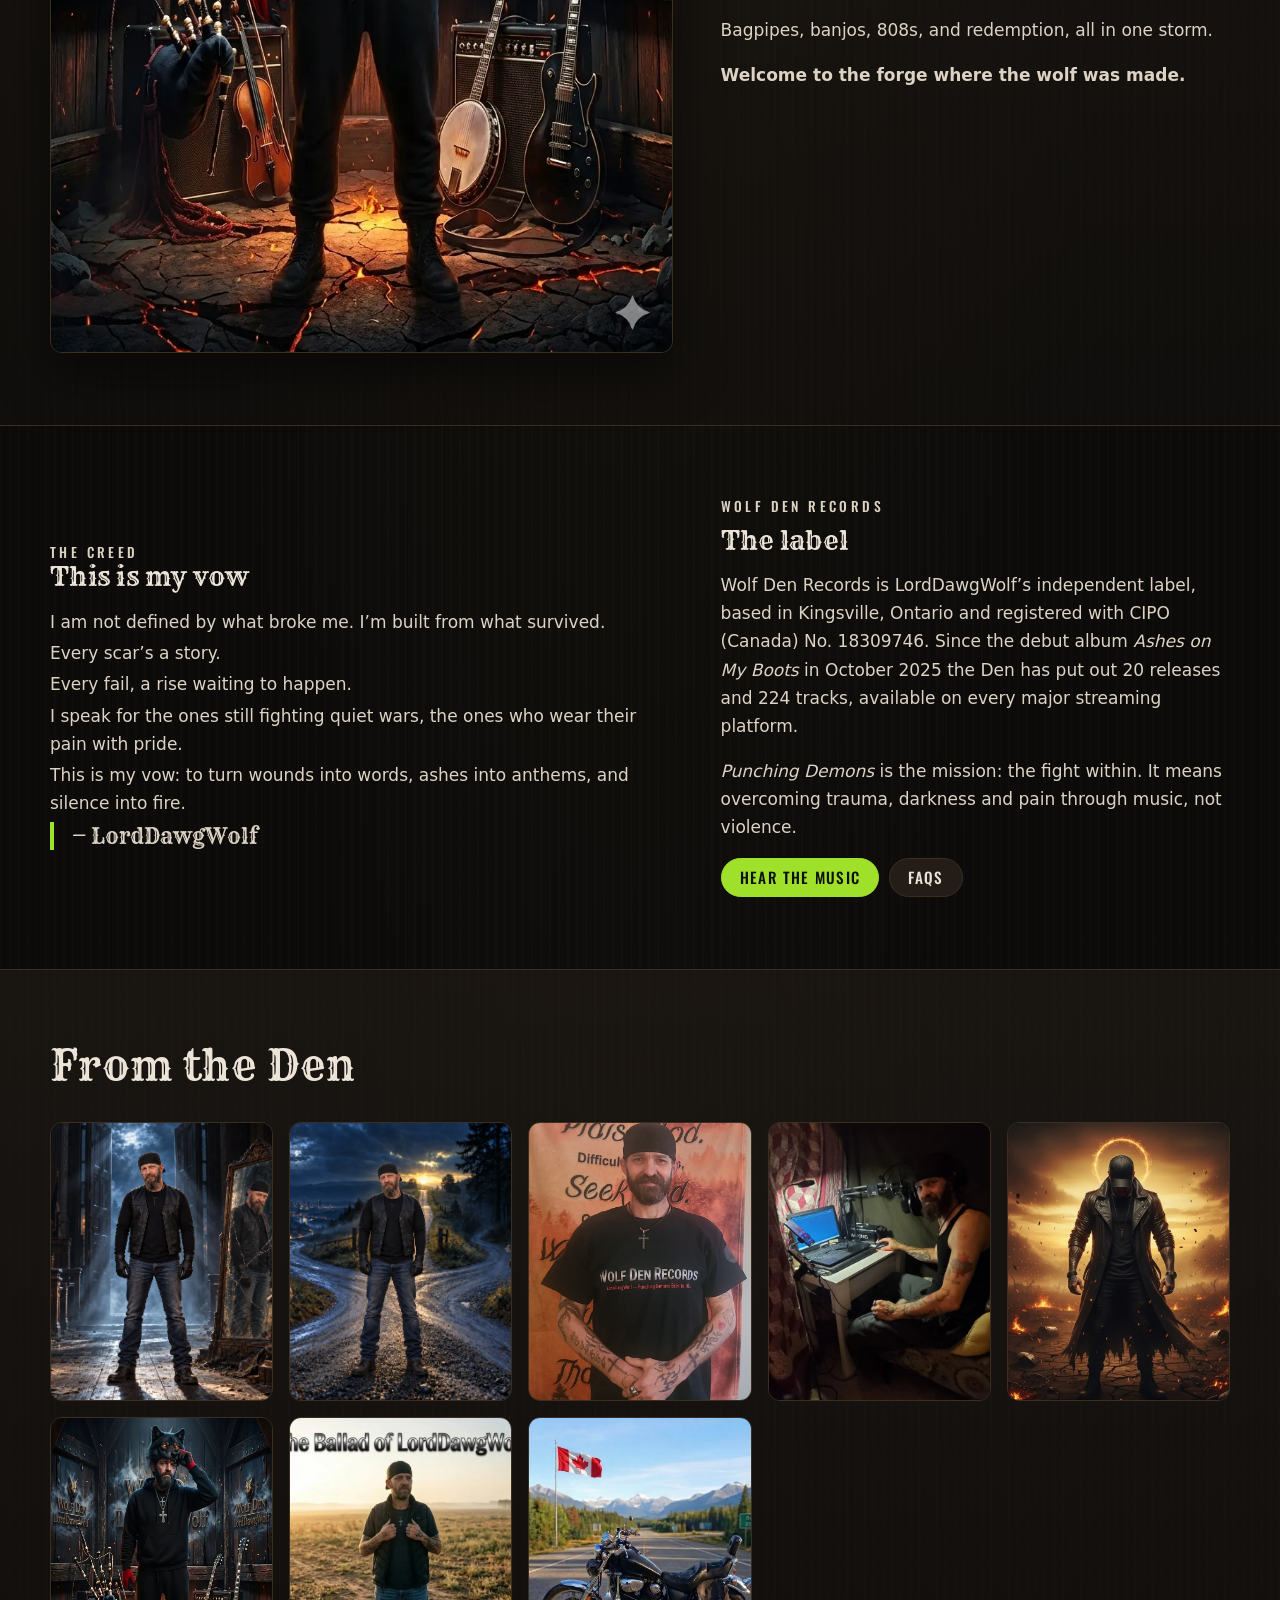
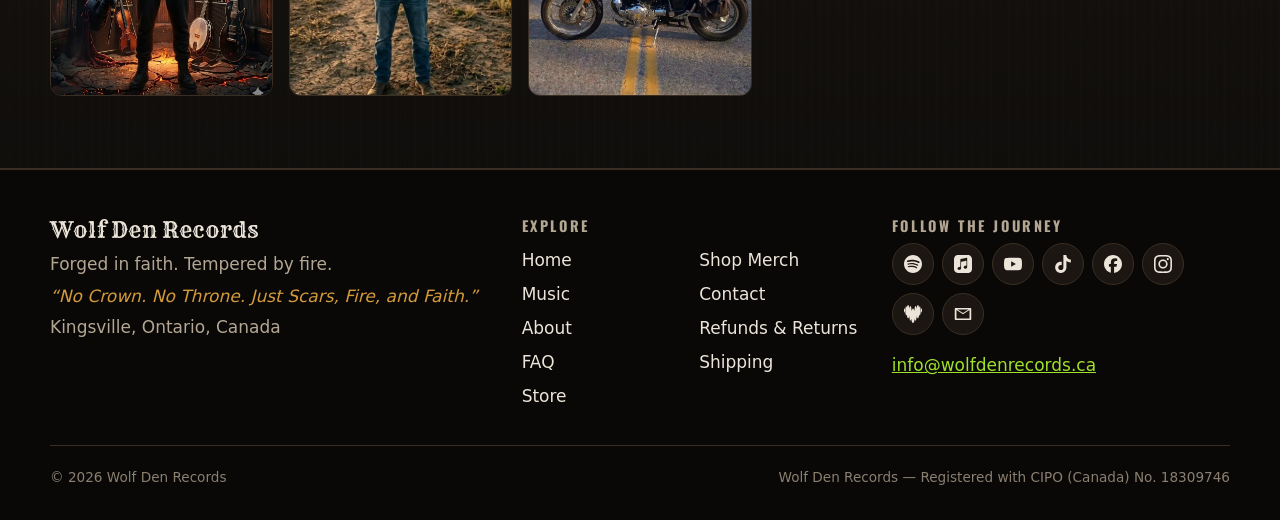
<file: about.html>
<!DOCTYPE html>
<html lang="en-CA">
<head>
<meta charset="utf-8">
<meta name="viewport" content="width=device-width, initial-scale=1">
<title>About LordDawgWolf | Wolf Den Records</title>
<meta name="description" content="LordDawgWolf is an independent Canadian country-trap artist from Kingsville, Ontario. The story, the sound and the creed behind Wolf Den Records.">
<link rel="canonical" href="https://wolfdenrecords.ca/about">
<meta name="theme-color" content="#0c0b0a">
<meta property="og:site_name" content="Wolf Den Records">
<meta property="og:type" content="website">
<meta property="og:locale" content="en_CA">
<meta property="og:title" content="About LordDawgWolf | Wolf Den Records">
<meta property="og:description" content="LordDawgWolf is an independent Canadian country-trap artist from Kingsville, Ontario. The story, the sound and the creed behind Wolf Den Records.">
<meta property="og:url" content="https://wolfdenrecords.ca/about">
<meta property="og:image" content="https://wolfdenrecords.ca/assets/img/og-image.jpg">
<meta property="og:image:alt" content="LordDawgWolf standing in a smoky saloon">
<meta name="twitter:card" content="summary_large_image">
<meta name="twitter:title" content="About LordDawgWolf | Wolf Den Records">
<meta name="twitter:description" content="LordDawgWolf is an independent Canadian country-trap artist from Kingsville, Ontario. The story, the sound and the creed behind Wolf Den Records.">
<meta name="twitter:image" content="https://wolfdenrecords.ca/assets/img/og-image.jpg">
<link rel="icon" href="favicon.ico" sizes="any">
<link rel="icon" type="image/png" sizes="32x32" href="assets/img/favicon-32.png">
<link rel="apple-touch-icon" href="apple-touch-icon.png">
<link rel="manifest" href="site.webmanifest">
<link rel="preload" href="assets/fonts/rye-latin.woff2" as="font" type="font/woff2" crossorigin>
<link rel="stylesheet" href="assets/css/style.css">
<script>document.documentElement.className+=' js'</script>
</head>
<body>
<a class="skip" href="#main">Skip to content</a>
<header class="site-header">
  <div class="wrap">
    <a class="brand" href="index.html" aria-label="Wolf Den Records home">
      <img src="assets/img/wolf-den-logo-160.webp" width="46" height="46" alt="">
      <span>Wolf Den Records<small>LordDawgWolf</small></span>
    </a>
    <button class="nav-toggle" aria-expanded="false" aria-controls="site-nav"><span class="bars"></span>Menu</button>
    <nav class="nav" id="site-nav" aria-label="Main">
      <ul><li><a href="index.html">Home</a></li><li><a href="music.html">Music</a></li><li><a href="about.html" aria-current="page">About</a></li><li><a href="faq.html">FAQ</a></li><li><a href="store.html">Store</a></li><li><a href="contact.html">Contact</a></li></ul>
    </nav>
  </div>
</header>
<main id="main">
<section class="page-head">
  <div class="wrap">
    <p class="eyebrow">About</p>
    <h1>The Wolf&rsquo;s Story</h1>
    <p>LordDawgWolf is an independent Canadian country-trap artist from Kingsville, Ontario. He blends 808s, banjo, fiddle and bagpipes into cinematic outlaw anthems about scars, faith and redemption, all released on his own label, Wolf Den Records.</p>
  </div>
</section>
<section class="section">
  <div class="wrap two-col">
    <div class="prose">
      <p>I came from the kind of silence that breaks a man before it teaches him to fight.</p>
      <p>Music became my weapon, my way of turning pain into power and faith into fire.</p>
      <p>LordDawgWolf isn&rsquo;t just a name. It&rsquo;s a title earned through scars, storms, and second chances.</p>
      <p>This is the sound of redemption, and the anthem for anyone still standing after the fall.</p>
      <blockquote class="quote">&ldquo;Appointed by no Crown but my Scars.&rdquo;</blockquote>
    </div>
    <img src="assets/img/photos/mirror.webp" width="1254" height="1254" alt="LordDawgWolf in a leather vest standing beside a cracked mirror">
  </div>
</section>
<section class="section section-alt">
  <div class="wrap two-col">
    <img src="assets/img/photos/den-guitars.webp" width="880" height="1200" alt="LordDawgWolf in the den surrounded by guitars, a banjo and bagpipes" loading="lazy">
    <div class="prose">
      <p class="eyebrow">The Making of the Wolf</p>
      <h2>Where scars turn into sound</h2>
      <p>Every track starts where the pain hit hardest.</p>
      <p>Every verse is carved from truth: no ghostwriters, no masks.</p>
      <p>From burnt pages to late-night booth confessions, this is how scars turn into sound.</p>
      <p>Bagpipes, banjos, 808s, and redemption, all in one storm.</p>
      <p><strong>Welcome to the forge where the wolf was made.</strong></p>
    </div>
  </div>
</section>
<section class="section">
  <div class="wrap two-col">
    <div class="prose creed">
      <p class="eyebrow">The Creed</p>
      <h2>This is my vow</h2>
      <p>I am not defined by what broke me. I&rsquo;m built from what survived.</p>
      <p>Every scar&rsquo;s a story.</p>
      <p>Every fail, a rise waiting to happen.</p>
      <p>I speak for the ones still fighting quiet wars, the ones who wear their pain with pride.</p>
      <p>This is my vow: to turn wounds into words, ashes into anthems, and silence into fire.</p>
      <p class="quote" style="font-size:1.3rem">&mdash; LordDawgWolf</p>
    </div>
    <div class="prose">
      <p class="eyebrow">Wolf Den Records</p>
      <h2>The label</h2>
      <p>Wolf Den Records is LordDawgWolf&rsquo;s independent label, based in Kingsville, Ontario and registered with CIPO (Canada) No. 18309746. Since the debut album <em>Ashes on My Boots</em> in October 2025 the Den has put out 20 releases and 224 tracks, available on every major streaming platform.</p>
      <p><em>Punching Demons</em> is the mission: the fight within. It means overcoming trauma, darkness and pain through music, not violence.</p>
      <div class="btn-row"><a class="btn btn-primary" href="music.html">Hear the music</a><a class="btn" href="faq.html">FAQs</a></div>
    </div>
  </div>
</section>
<section class="section section-alt">
  <div class="wrap">
    <div class="section-head"><h2>From the Den</h2></div>
    <div class="gallery">
      <figure><img src="assets/img/photos/mirror.webp" alt="LordDawgWolf facing a cracked mirror" loading="lazy" decoding="async"></figure><figure><img src="assets/img/photos/crossroads.webp" alt="LordDawgWolf at a crossroads at dusk" loading="lazy" decoding="async"></figure><figure><img src="assets/img/photos/wolfden-shirt.webp" alt="LordDawgWolf in a Wolf Den Records shirt" loading="lazy" decoding="async"></figure><figure><img src="assets/img/photos/studio.webp" alt="LordDawgWolf recording in his home studio" loading="lazy" decoding="async"></figure><figure><img src="assets/img/photos/circlefire.webp" alt="Promo art: a figure in a long coat under a ring of fire" loading="lazy" decoding="async"></figure><figure><img src="assets/img/photos/den-guitars.webp" alt="LordDawgWolf in the den with guitars, banjo and bagpipes" loading="lazy" decoding="async"></figure><figure><img src="assets/img/photos/ballad-field.webp" alt="The Ballad of LordDawgWolf: standing in a prairie field" loading="lazy" decoding="async"></figure><figure><img src="assets/img/photos/motorcycle.webp" alt="Motorcycle on an open Canadian highway" loading="lazy" decoding="async"></figure>
    </div>
  </div>
</section>
</main>
<footer class="site-footer">
  <div class="wrap">
    <div class="footer-grid">
      <div>
        <h2>Wolf Den Records</h2>
        <p>Forged in faith. Tempered by fire.</p>
        <p class="motto">&ldquo;No Crown. No Throne. Just Scars, Fire, and Faith.&rdquo;</p>
        <p>Kingsville, Ontario, Canada</p>
      </div>
      <div>
        <h3>Explore</h3>
        <ul class="footer-links"><li><a href="index.html">Home</a></li><li><a href="music.html">Music</a></li><li><a href="about.html">About</a></li><li><a href="faq.html">FAQ</a></li><li><a href="store.html">Store</a></li><li><a href="store.html">Shop Merch</a></li><li><a href="contact.html">Contact</a></li><li><a href="refunds.html">Refunds &amp; Returns</a></li><li><a href="shipping.html">Shipping</a></li></ul>
      </div>
      <div>
        <h3>Follow the Journey</h3>
        <ul class="social"><li><a href="https://open.spotify.com/artist/54HKZPpDODuosJkeTmQR3r" target="_blank" rel="noopener" aria-label="Spotify" title="Spotify"><svg aria-hidden="true" focusable="false" viewBox="0 0 24 24" xmlns="http://www.w3.org/2000/svg"><path d="M12 0C5.4 0 0 5.4 0 12s5.4 12 12 12 12-5.4 12-12S18.66 0 12 0zm5.521 17.34c-.24.359-.66.48-1.021.24-2.82-1.74-6.36-2.101-10.561-1.141-.418.122-.779-.179-.899-.539-.12-.421.18-.78.54-.9 4.56-1.021 8.52-.6 11.64 1.32.42.18.479.659.301 1.02zm1.44-3.3c-.301.42-.841.6-1.262.3-3.239-1.98-8.159-2.58-11.939-1.38-.479.12-1.02-.12-1.14-.6-.12-.48.12-1.021.6-1.141C9.6 9.9 15 10.561 18.72 12.84c.361.181.54.78.241 1.2zm.12-3.36C15.24 8.4 8.82 8.16 5.16 9.301c-.6.179-1.2-.181-1.38-.721-.18-.601.18-1.2.72-1.381 4.26-1.26 11.28-1.02 15.721 1.621.539.3.719 1.02.419 1.56-.299.421-1.02.599-1.559.3z"/></svg></a></li><li><a href="https://music.apple.com/ca/artist/lorddawgwolf/1848046424" target="_blank" rel="noopener" aria-label="Apple Music" title="Apple Music"><svg aria-hidden="true" focusable="false" viewBox="0 0 24 24" xmlns="http://www.w3.org/2000/svg"><path d="M23.994 6.124a9.23 9.23 0 00-.24-2.19c-.317-1.31-1.062-2.31-2.18-3.043a5.022 5.022 0 00-1.877-.726 10.496 10.496 0 00-1.564-.15c-.04-.003-.083-.01-.124-.013H5.986c-.152.01-.303.017-.455.026-.747.043-1.49.123-2.193.4-1.336.53-2.3 1.452-2.865 2.78-.192.448-.292.925-.363 1.408-.056.392-.088.785-.1 1.18 0 .032-.007.062-.01.093v12.223c.01.14.017.283.027.424.05.815.154 1.624.497 2.373.65 1.42 1.738 2.353 3.234 2.801.42.127.856.187 1.293.228.555.053 1.11.06 1.667.06h11.03a12.5 12.5 0 001.57-.1c.822-.106 1.596-.35 2.295-.81a5.046 5.046 0 001.88-2.207c.186-.42.293-.87.37-1.324.113-.675.138-1.358.137-2.04-.002-3.8 0-7.595-.003-11.393zm-6.423 3.99v5.712c0 .417-.058.827-.244 1.206-.29.59-.76.962-1.388 1.14-.35.1-.706.157-1.07.173-.95.045-1.773-.6-1.943-1.536a1.88 1.88 0 011.038-2.022c.323-.16.67-.25 1.018-.324.378-.082.758-.153 1.134-.24.274-.063.457-.23.51-.516a.904.904 0 00.02-.193c0-1.815 0-3.63-.002-5.443a.725.725 0 00-.026-.185c-.04-.15-.15-.243-.304-.234-.16.01-.318.035-.475.066-.76.15-1.52.303-2.28.456l-2.325.47-1.374.278c-.016.003-.032.01-.048.013-.277.077-.377.203-.39.49-.002.042 0 .086 0 .13-.002 2.602 0 5.204-.003 7.805 0 .42-.047.836-.215 1.227-.278.64-.77 1.04-1.434 1.233-.35.1-.71.16-1.075.172-.96.036-1.755-.6-1.92-1.544-.14-.812.23-1.685 1.154-2.075.357-.15.73-.232 1.108-.31.287-.06.575-.116.86-.177.383-.083.583-.323.6-.714v-.15c0-2.96 0-5.922.002-8.882 0-.123.013-.25.042-.37.07-.285.273-.448.546-.518.255-.066.515-.112.774-.165.733-.15 1.466-.296 2.2-.444l2.27-.46c.67-.134 1.34-.27 2.01-.403.22-.043.442-.088.663-.106.31-.025.523.17.554.482.008.073.012.148.012.223.002 1.91.002 3.822 0 5.732z"/></svg></a></li><li><a href="https://www.youtube.com/@LordDawgWolf" target="_blank" rel="noopener" aria-label="YouTube" title="YouTube"><svg aria-hidden="true" focusable="false" viewBox="0 0 24 24" xmlns="http://www.w3.org/2000/svg"><path d="M23.498 6.186a3.016 3.016 0 0 0-2.122-2.136C19.505 3.545 12 3.545 12 3.545s-7.505 0-9.377.505A3.017 3.017 0 0 0 .502 6.186C0 8.07 0 12 0 12s0 3.93.502 5.814a3.016 3.016 0 0 0 2.122 2.136c1.871.505 9.376.505 9.376.505s7.505 0 9.377-.505a3.015 3.015 0 0 0 2.122-2.136C24 15.93 24 12 24 12s0-3.93-.502-5.814zM9.545 15.568V8.432L15.818 12l-6.273 3.568z"/></svg></a></li><li><a href="https://www.tiktok.com/@lorddawgwolf" target="_blank" rel="noopener" aria-label="TikTok" title="TikTok"><svg aria-hidden="true" focusable="false" viewBox="0 0 24 24" xmlns="http://www.w3.org/2000/svg"><path d="M12.525.02c1.31-.02 2.61-.01 3.91-.02.08 1.53.63 3.09 1.75 4.17 1.12 1.11 2.7 1.62 4.24 1.79v4.03c-1.44-.05-2.89-.35-4.2-.97-.57-.26-1.1-.59-1.62-.93-.01 2.92.01 5.84-.02 8.75-.08 1.4-.54 2.79-1.35 3.94-1.31 1.92-3.58 3.17-5.91 3.21-1.43.08-2.86-.31-4.08-1.03-2.02-1.19-3.44-3.37-3.65-5.71-.02-.5-.03-1-.01-1.49.18-1.9 1.12-3.72 2.58-4.96 1.66-1.44 3.98-2.13 6.15-1.72.02 1.48-.04 2.96-.04 4.44-.99-.32-2.15-.23-3.02.37-.63.41-1.11 1.04-1.36 1.75-.21.51-.15 1.07-.14 1.61.24 1.64 1.82 3.02 3.5 2.87 1.12-.01 2.19-.66 2.77-1.61.19-.33.4-.67.41-1.06.1-1.79.06-3.57.07-5.36.01-4.03-.01-8.05.02-12.07z"/></svg></a></li><li><a href="https://www.facebook.com/share/1DM1rKw7Z3/" target="_blank" rel="noopener" aria-label="Facebook" title="Facebook"><svg aria-hidden="true" focusable="false" viewBox="0 0 24 24" xmlns="http://www.w3.org/2000/svg"><path d="M9.101 23.691v-7.98H6.627v-3.667h2.474v-1.58c0-4.085 1.848-5.978 5.858-5.978.401 0 .955.042 1.468.103a8.68 8.68 0 0 1 1.141.195v3.325a8.623 8.623 0 0 0-.653-.036 26.805 26.805 0 0 0-.733-.009c-.707 0-1.259.096-1.675.309a1.686 1.686 0 0 0-.679.622c-.258.42-.374.995-.374 1.752v1.297h3.919l-.386 2.103-.287 1.564h-3.246v8.245C19.396 23.238 24 18.179 24 12.044c0-6.627-5.373-12-12-12s-12 5.373-12 12c0 5.628 3.874 10.35 9.101 11.647Z"/></svg></a></li><li><a href="https://www.instagram.com/lorddawgwolf" target="_blank" rel="noopener" aria-label="Instagram" title="Instagram"><svg aria-hidden="true" focusable="false" viewBox="0 0 24 24" xmlns="http://www.w3.org/2000/svg"><path d="M7.0301.084c-1.2768.0602-2.1487.264-2.911.5634-.7888.3075-1.4575.72-2.1228 1.3877-.6652.6677-1.075 1.3368-1.3802 2.127-.2954.7638-.4956 1.6365-.552 2.914-.0564 1.2775-.0689 1.6882-.0626 4.947.0062 3.2586.0206 3.6671.0825 4.9473.061 1.2765.264 2.1482.5635 2.9107.308.7889.72 1.4573 1.388 2.1228.6679.6655 1.3365 1.0743 2.1285 1.38.7632.295 1.6361.4961 2.9134.552 1.2773.056 1.6884.069 4.9462.0627 3.2578-.0062 3.668-.0207 4.9478-.0814 1.28-.0607 2.147-.2652 2.9098-.5633.7889-.3086 1.4578-.72 2.1228-1.3881.665-.6682 1.0745-1.3378 1.3795-2.1284.2957-.7632.4966-1.636.552-2.9124.056-1.2809.0692-1.6898.063-4.948-.0063-3.2583-.021-3.6668-.0817-4.9465-.0607-1.2797-.264-2.1487-.5633-2.9117-.3084-.7889-.72-1.4568-1.3876-2.1228C21.2982 1.33 20.628.9208 19.8378.6165 19.074.321 18.2017.1197 16.9244.0645 15.6471.0093 15.236-.005 11.977.0014 8.718.0076 8.31.0215 7.0301.0839m.1402 21.6932c-1.17-.0509-1.8053-.2453-2.2287-.408-.5606-.216-.96-.4771-1.3819-.895-.422-.4178-.6811-.8186-.9-1.378-.1644-.4234-.3624-1.058-.4171-2.228-.0595-1.2645-.072-1.6442-.079-4.848-.007-3.2037.0053-3.583.0607-4.848.05-1.169.2456-1.805.408-2.2282.216-.5613.4762-.96.895-1.3816.4188-.4217.8184-.6814 1.3783-.9003.423-.1651 1.0575-.3614 2.227-.4171 1.2655-.06 1.6447-.072 4.848-.079 3.2033-.007 3.5835.005 4.8495.0608 1.169.0508 1.8053.2445 2.228.408.5608.216.96.4754 1.3816.895.4217.4194.6816.8176.9005 1.3787.1653.4217.3617 1.056.4169 2.2263.0602 1.2655.0739 1.645.0796 4.848.0058 3.203-.0055 3.5834-.061 4.848-.051 1.17-.245 1.8055-.408 2.2294-.216.5604-.4763.96-.8954 1.3814-.419.4215-.8181.6811-1.3783.9-.4224.1649-1.0577.3617-2.2262.4174-1.2656.0595-1.6448.072-4.8493.079-3.2045.007-3.5825-.006-4.848-.0608M16.953 5.5864A1.44 1.44 0 1 0 18.39 4.144a1.44 1.44 0 0 0-1.437 1.4424M5.8385 12.012c.0067 3.4032 2.7706 6.1557 6.173 6.1493 3.4026-.0065 6.157-2.7701 6.1506-6.1733-.0065-3.4032-2.771-6.1565-6.174-6.1498-3.403.0067-6.156 2.771-6.1496 6.1738M8 12.0077a4 4 0 1 1 4.008 3.9921A3.9996 3.9996 0 0 1 8 12.0077"/></svg></a></li><li><a href="https://www.deezer.com/artist/352460212" target="_blank" rel="noopener" aria-label="Deezer" title="Deezer"><svg aria-hidden="true" focusable="false" viewBox="0 0 24 24" xmlns="http://www.w3.org/2000/svg"><path d="M.693 10.024c.381 0 .693-1.256.693-2.807 0-1.55-.312-2.807-.693-2.807C.312 4.41 0 5.666 0 7.217s.312 2.808.693 2.808ZM21.038 1.56c-.364 0-.684.805-.91 2.096C19.765 1.446 19.184 0 18.526 0c-.78 0-1.464 2.036-1.784 5-.312-2.158-.788-3.536-1.325-3.536-.745 0-1.386 2.704-1.62 6.472-.442-1.932-1.083-3.145-1.793-3.145s-1.35 1.213-1.793 3.145c-.242-3.76-.874-6.463-1.628-6.463-.537 0-1.013 1.378-1.325 3.535C6.938 2.036 6.262 0 5.474 0c-.658 0-1.247 1.447-1.602 3.665-.217-1.291-.546-2.105-.91-2.105-.675 0-1.221 2.807-1.221 6.272 0 3.466.546 6.273 1.221 6.273.277 0 .537-.476.736-1.273.32 2.928.996 4.938 1.776 4.938.606 0 1.143-1.204 1.507-3.11.251 3.622.875 6.195 1.602 6.195.46 0 .875-1.023 1.187-2.677C10.142 21.6 11 24 12.004 24c1.005 0 1.863-2.4 2.235-5.822.312 1.654.727 2.677 1.186 2.677.728 0 1.352-2.573 1.603-6.195.364 1.906.9 3.11 1.507 3.11.78 0 1.455-2.01 1.775-4.938.208.797.46 1.273.737 1.273.675 0 1.22-2.807 1.22-6.273-.008-3.457-.553-6.272-1.23-6.272ZM23.307 10.024c.381 0 .693-1.256.693-2.807 0-1.55-.312-2.807-.693-2.807-.381 0-.693 1.256-.693 2.807s.312 2.808.693 2.808Z"/></svg></a></li><li><a href="mailto:info@wolfdenrecords.ca" aria-label="Email Wolf Den Records" title="Email"><svg aria-hidden="true" focusable="false" viewBox="0 0 24 24" xmlns="http://www.w3.org/2000/svg"><path d="M2 4h20a1 1 0 0 1 1 1v14a1 1 0 0 1-1 1H2a1 1 0 0 1-1-1V5a1 1 0 0 1 1-1zm10 8.2L3.3 6.5V18h17.4V6.5L12 12.2zM4.6 6 12 10.8 19.4 6H4.6z"/></svg></a></li></ul>
        <p style="margin-top:1rem"><a href="mailto:info@wolfdenrecords.ca">info@wolfdenrecords.ca</a></p>
      </div>
    </div>
    <div class="copyright">
      <span>&copy; 2026 Wolf Den Records</span>
      <span>Wolf Den Records &mdash; Registered with CIPO (Canada) No. 18309746</span>
    </div>
  </div>
</footer>
<script src="assets/js/main.js" defer></script>
</body>
</html>
</file>
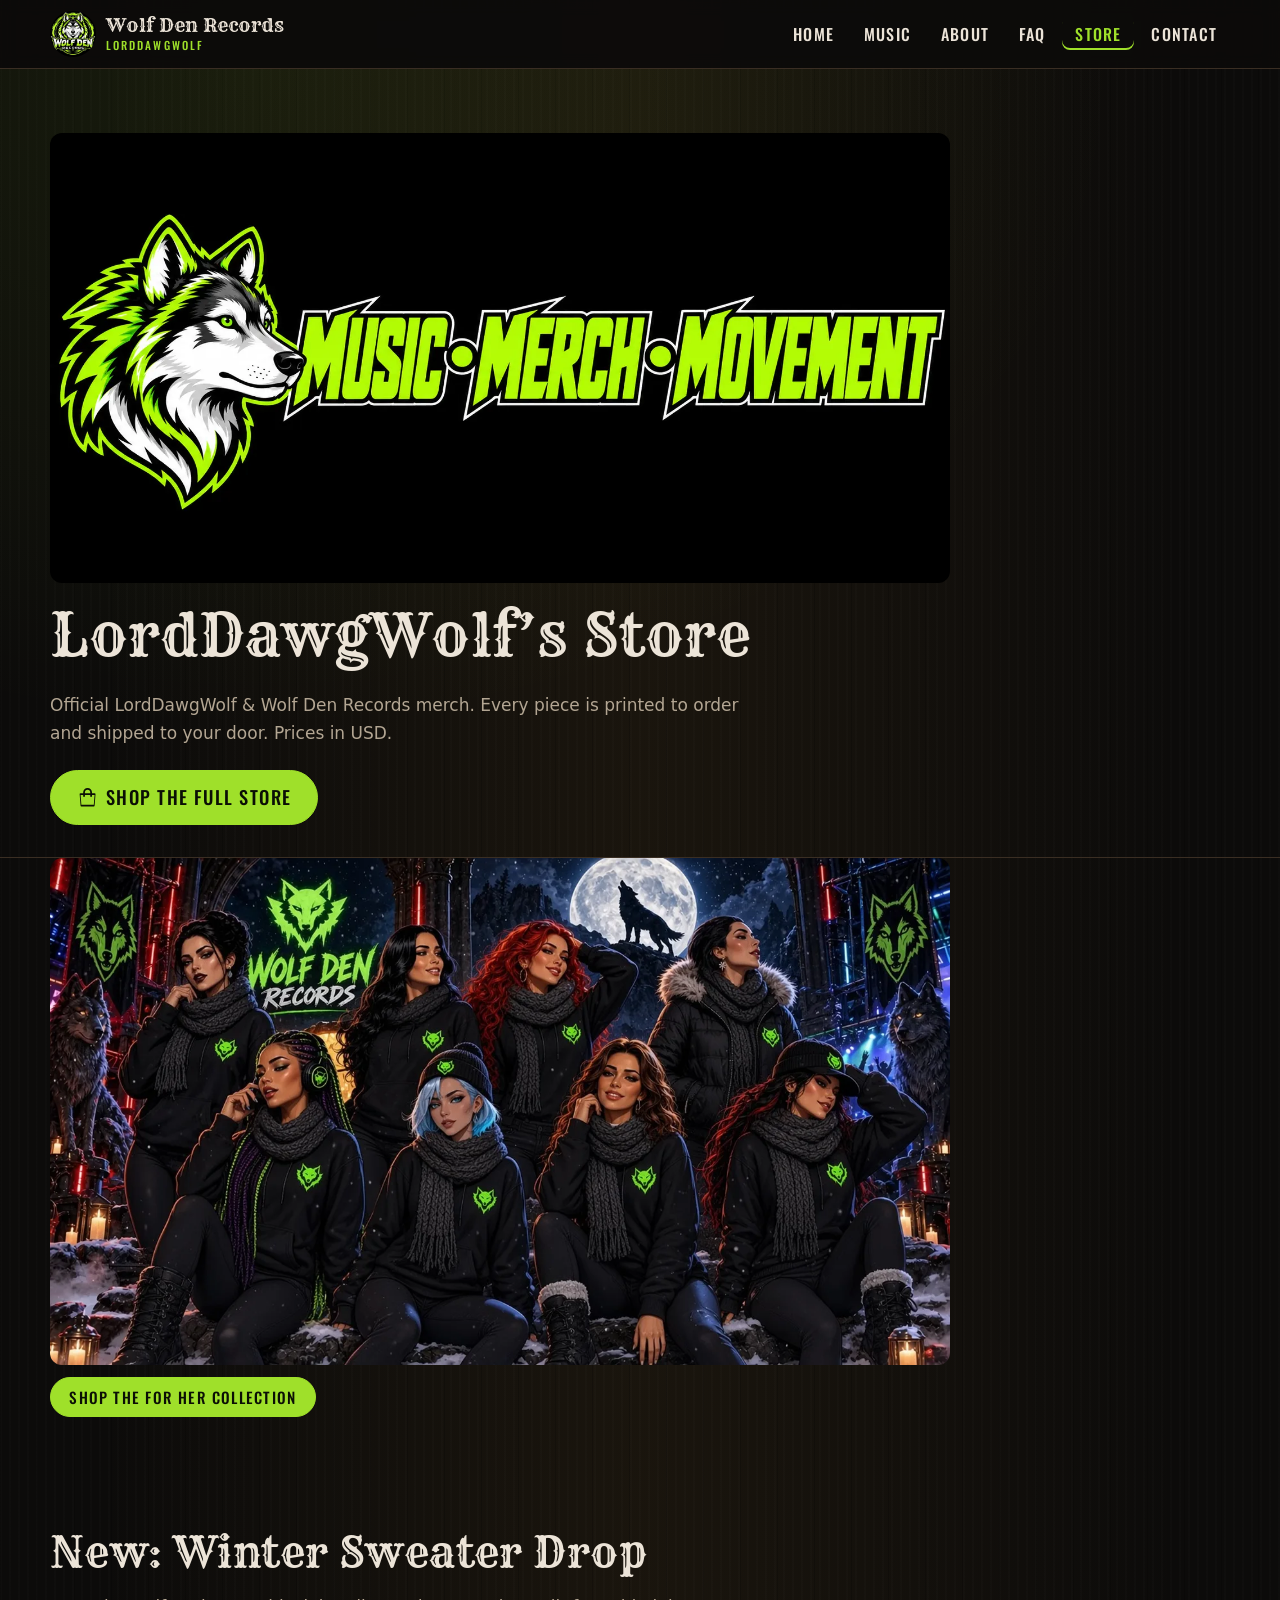
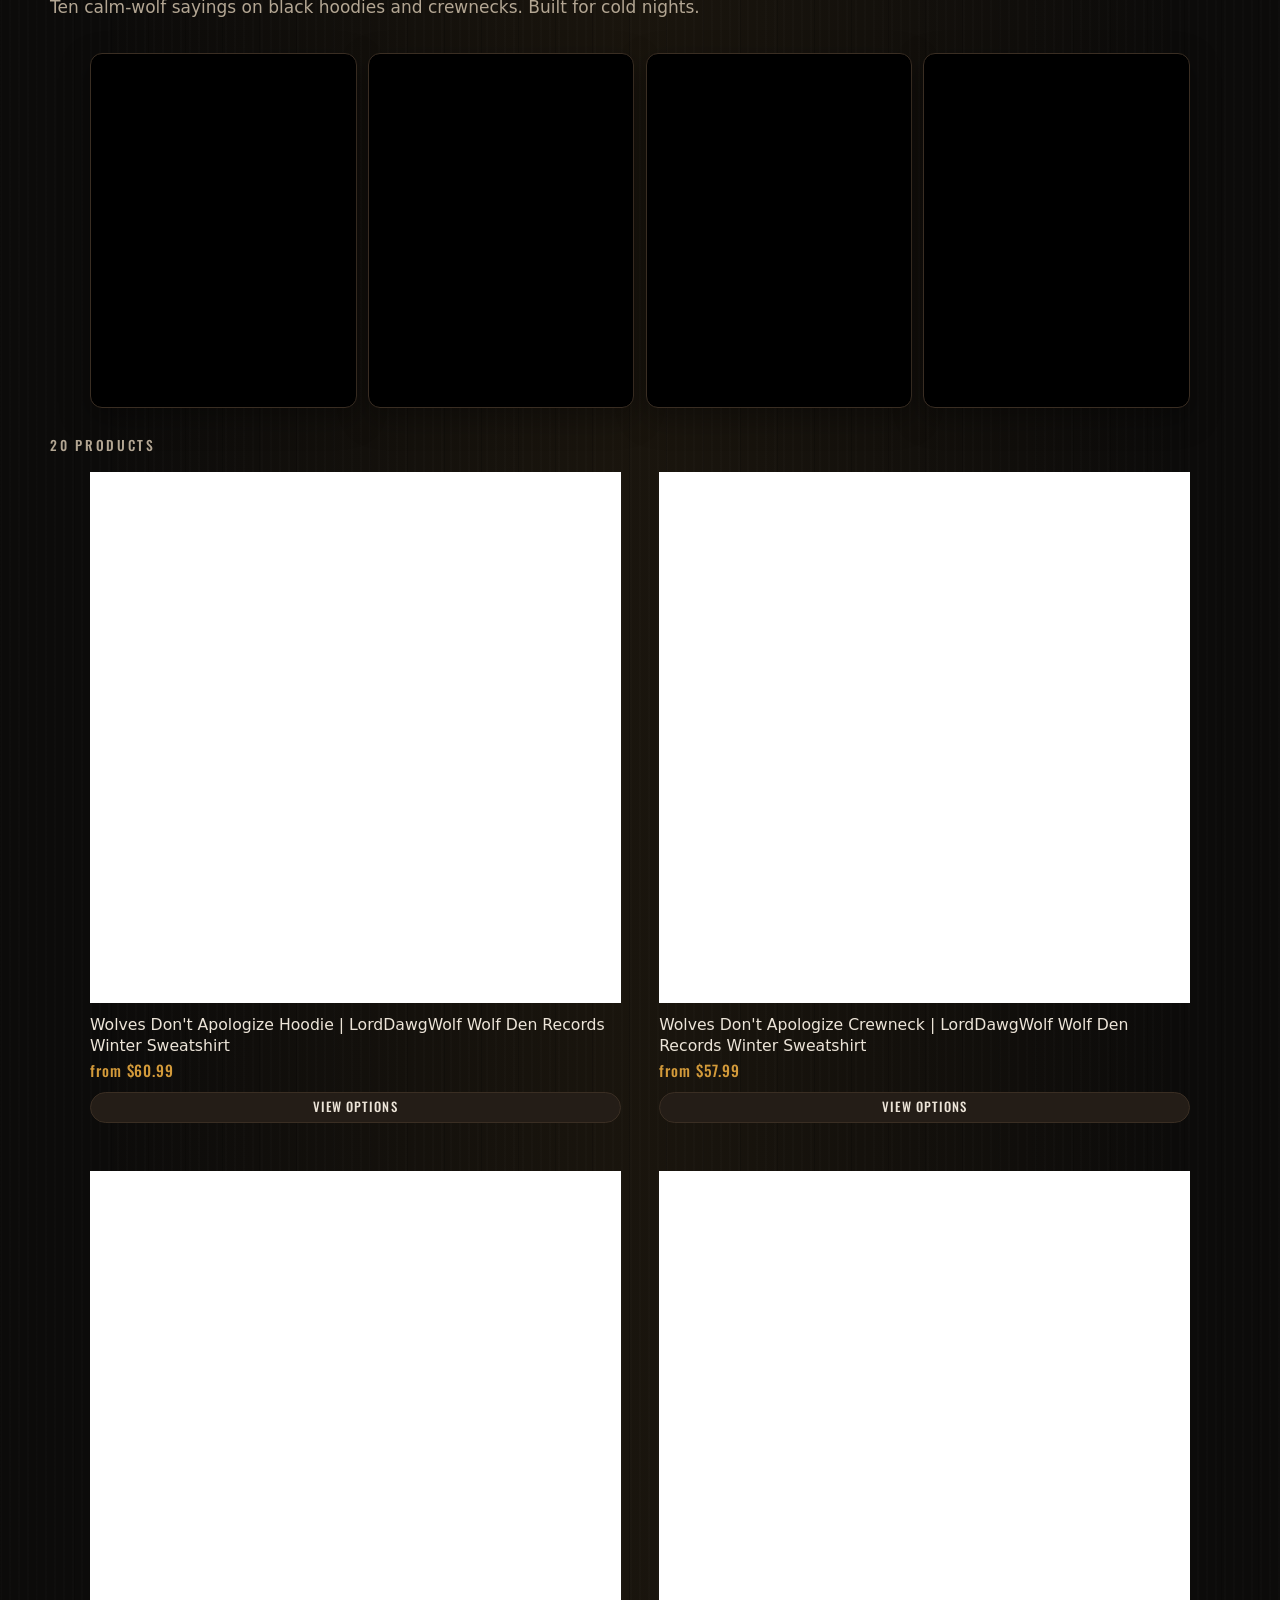
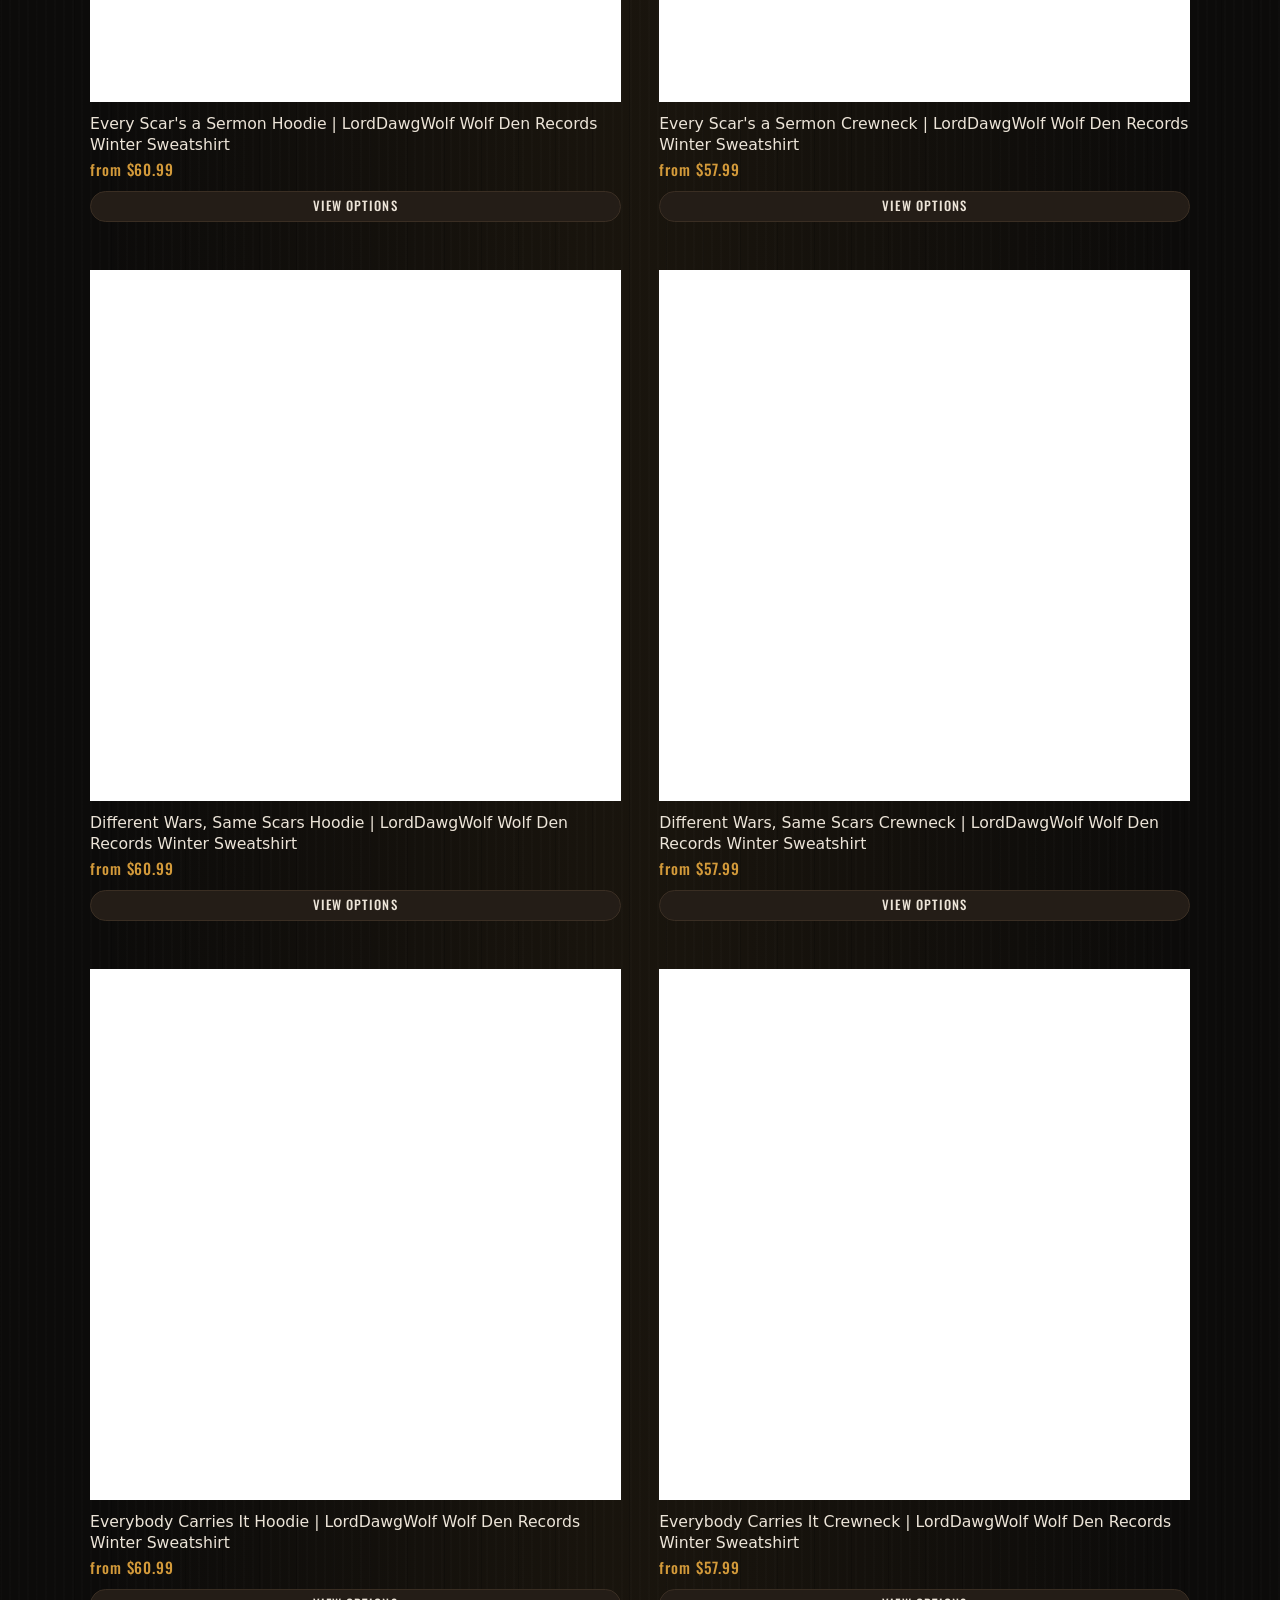
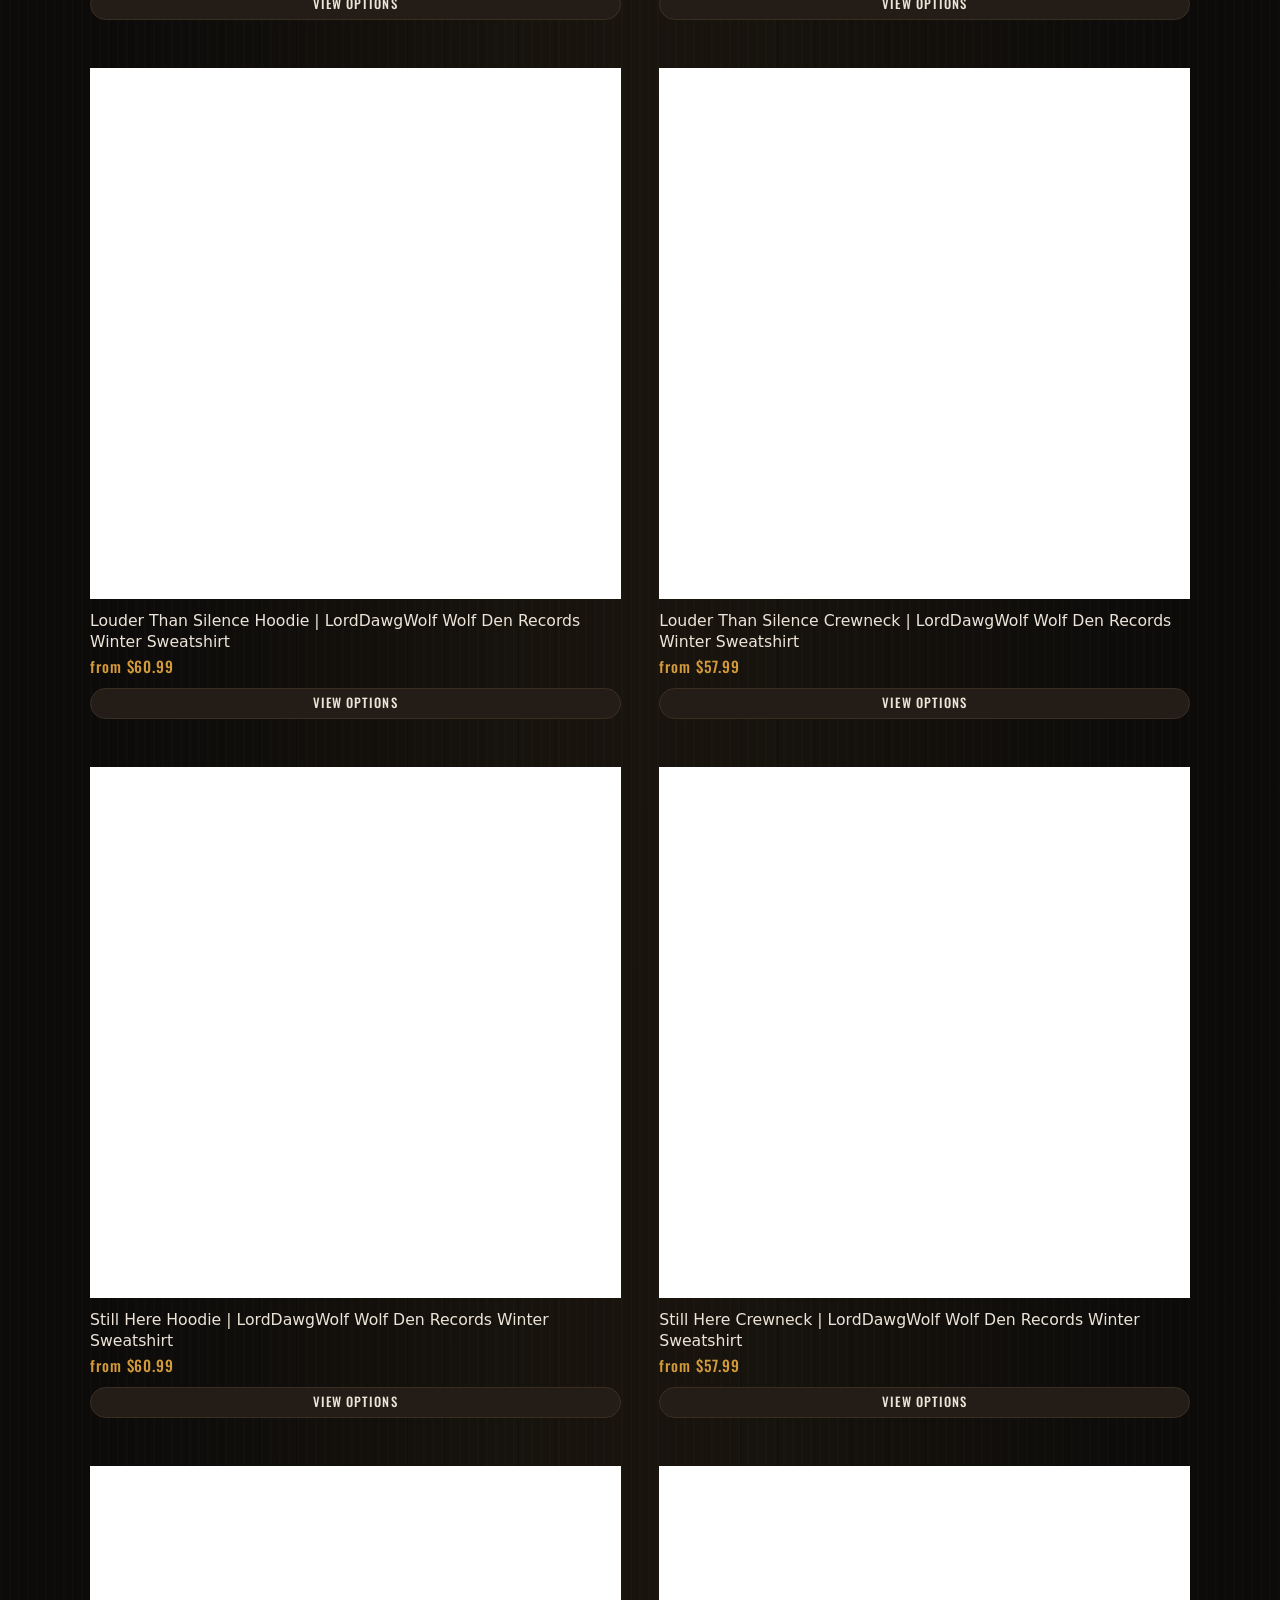
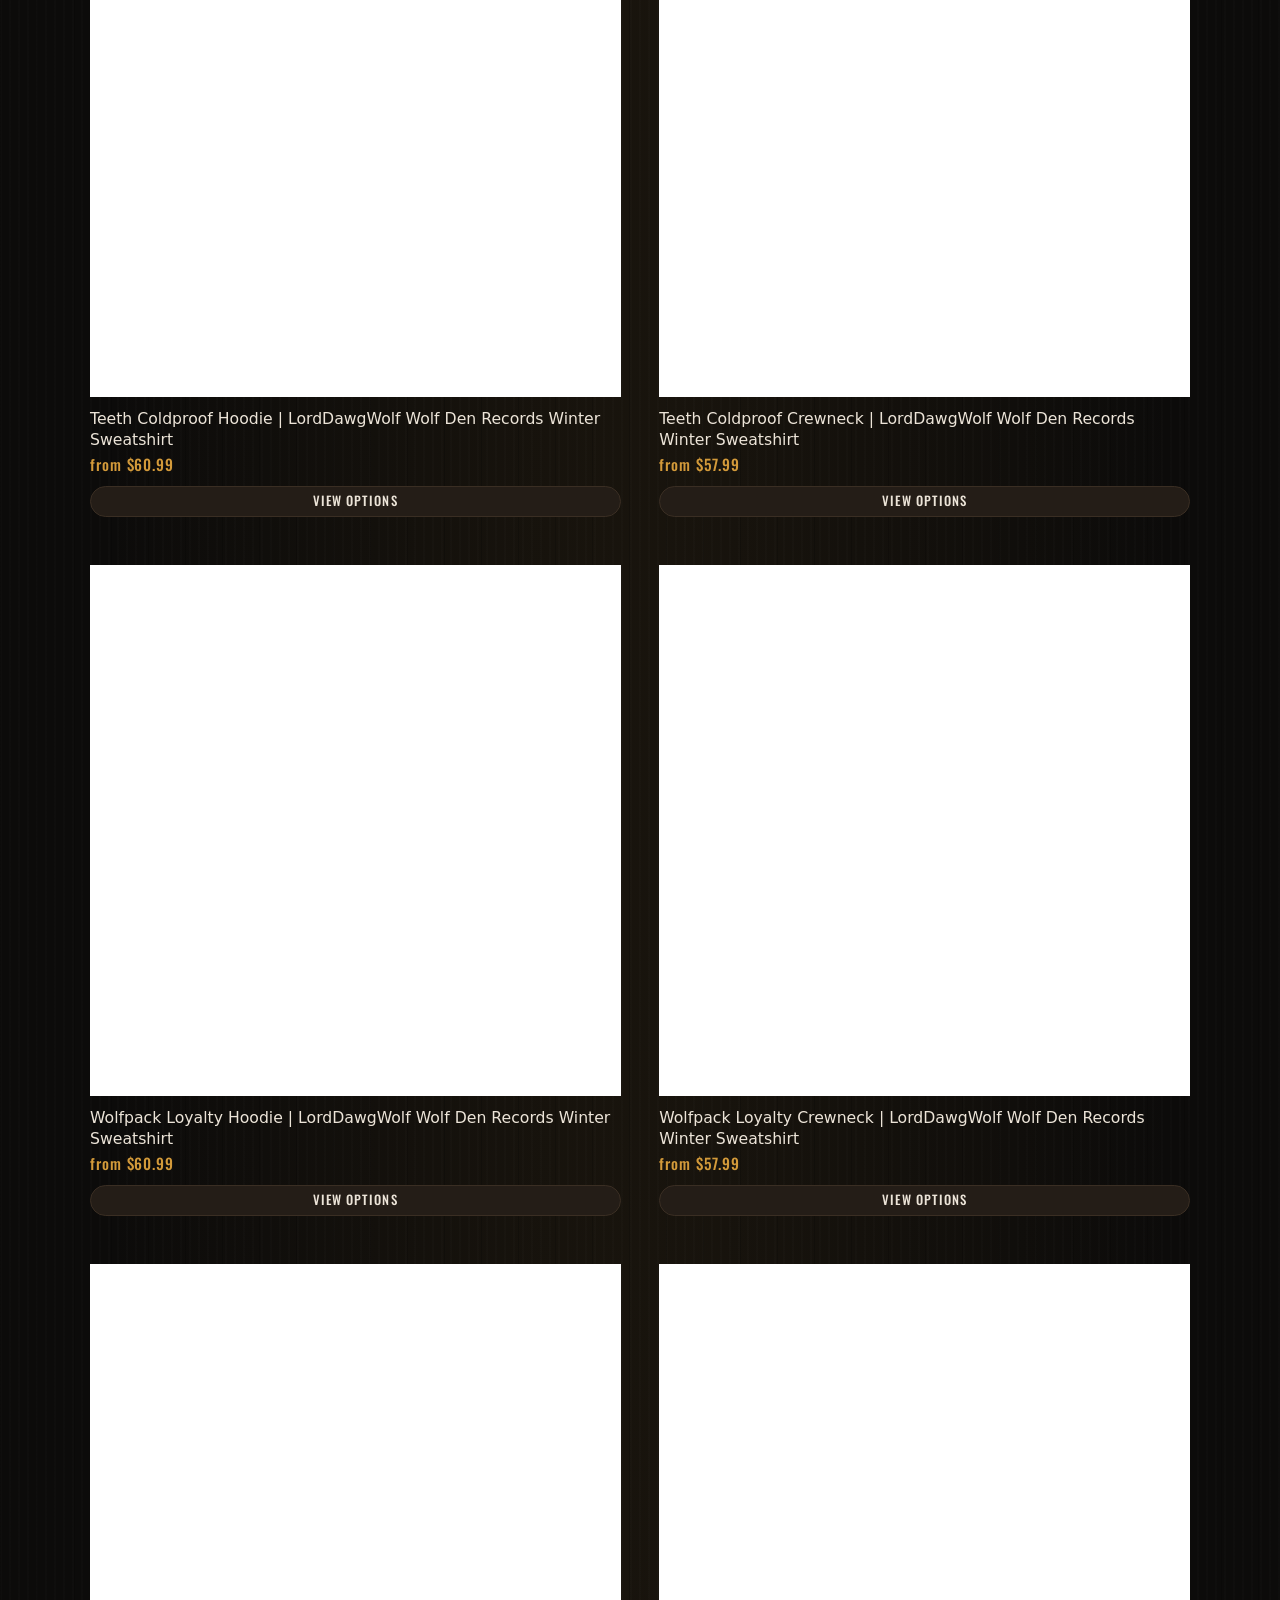
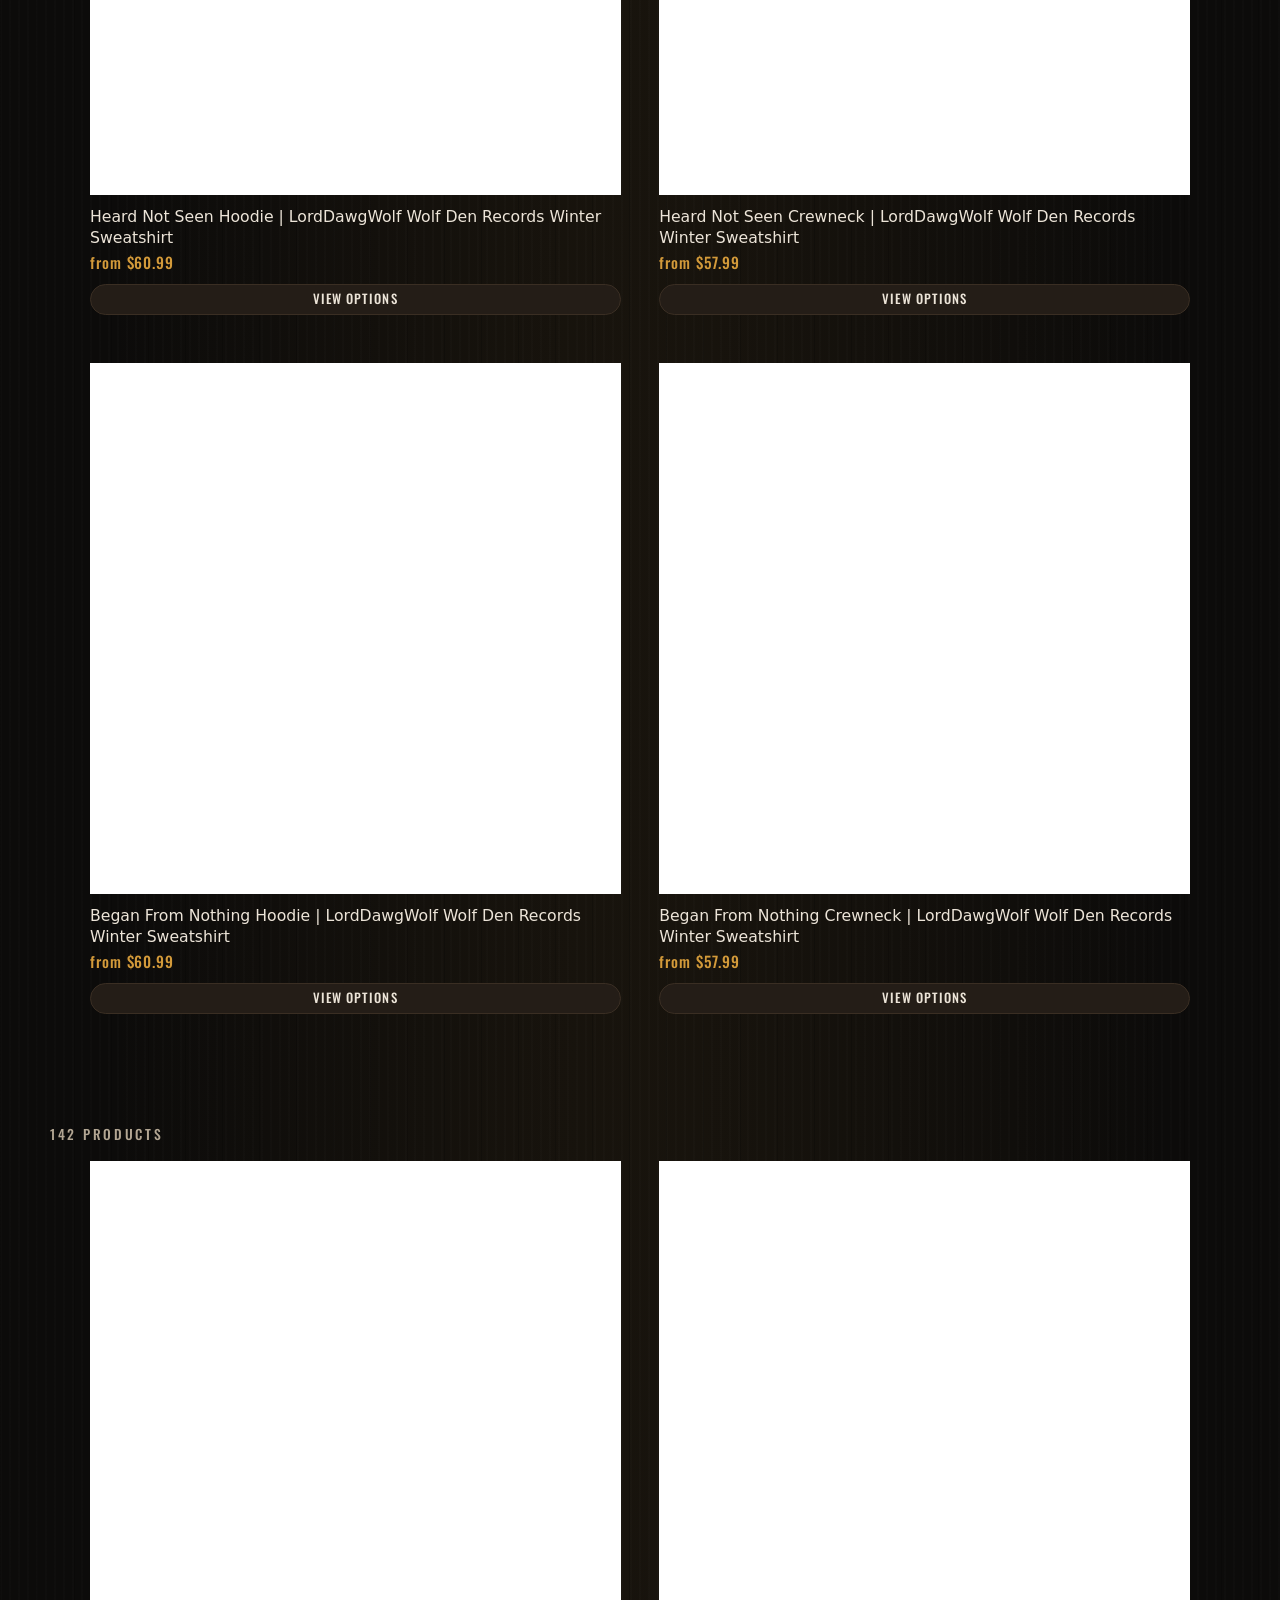
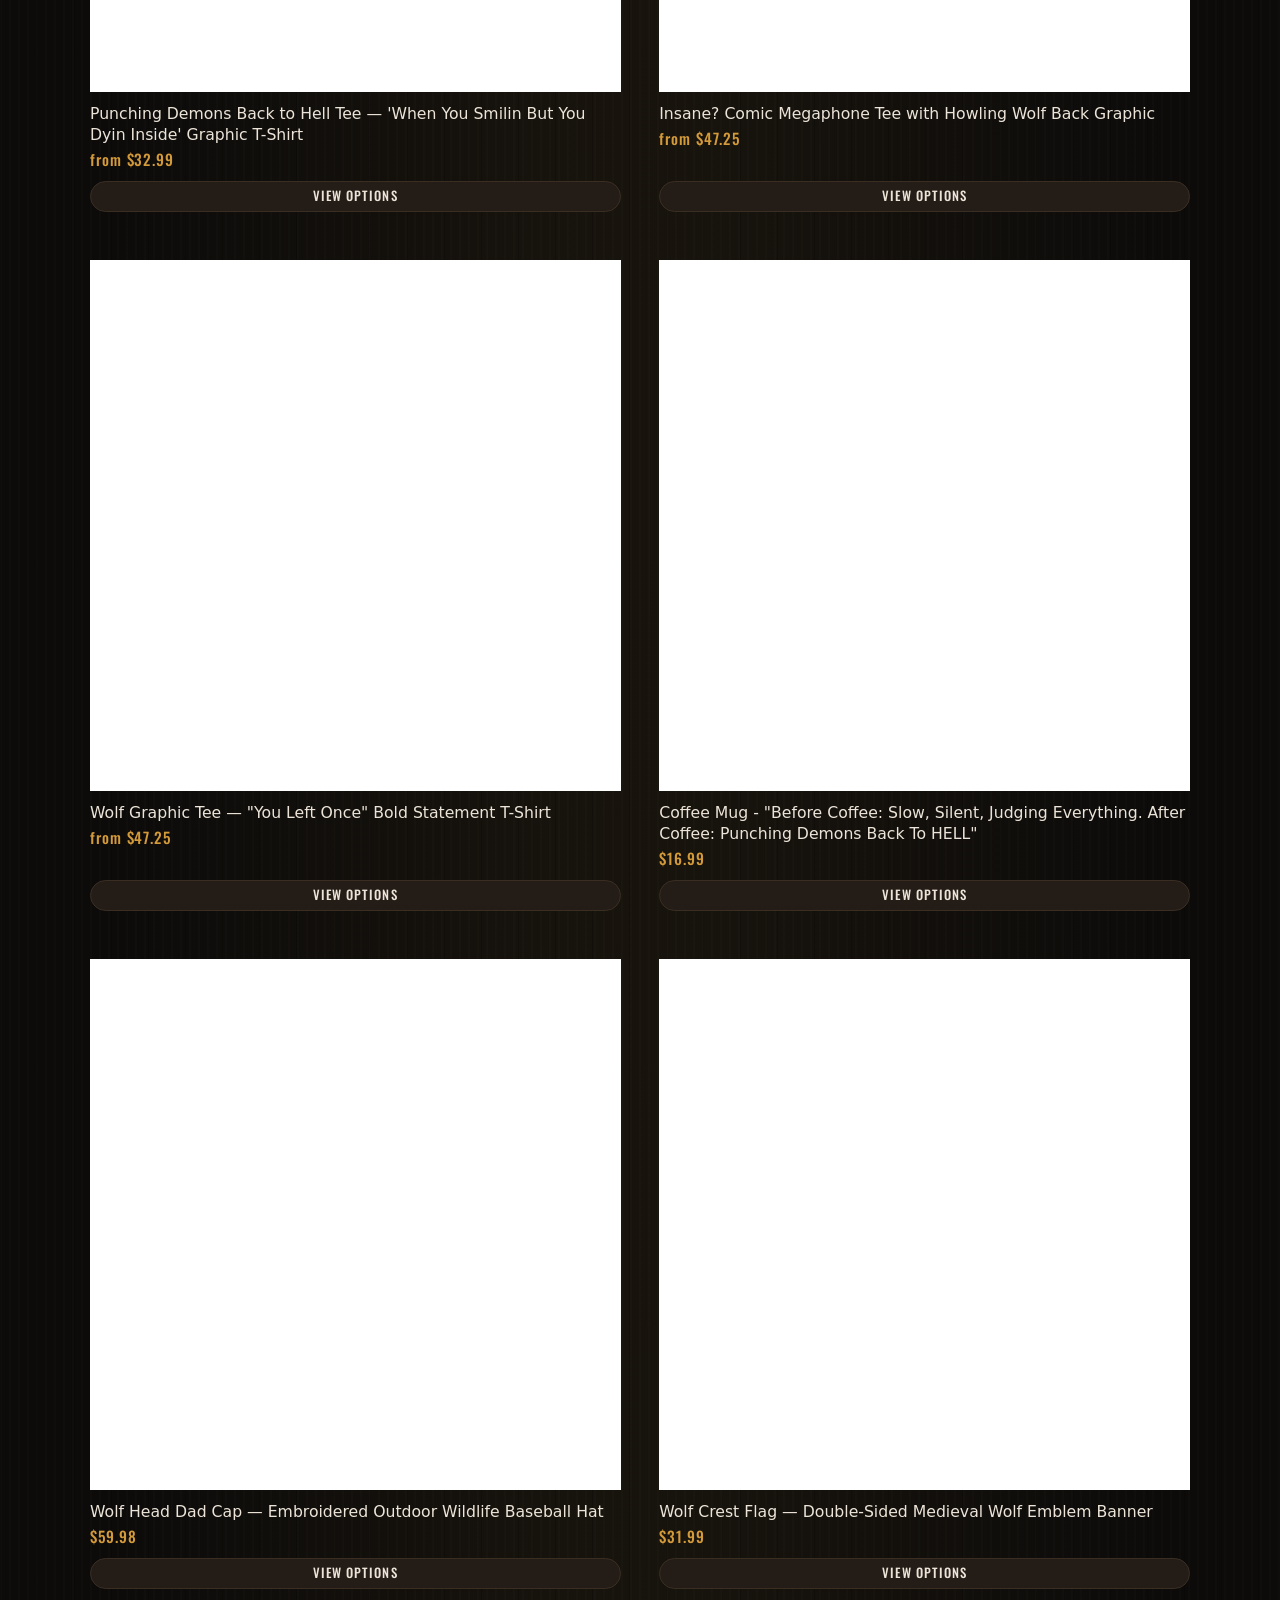
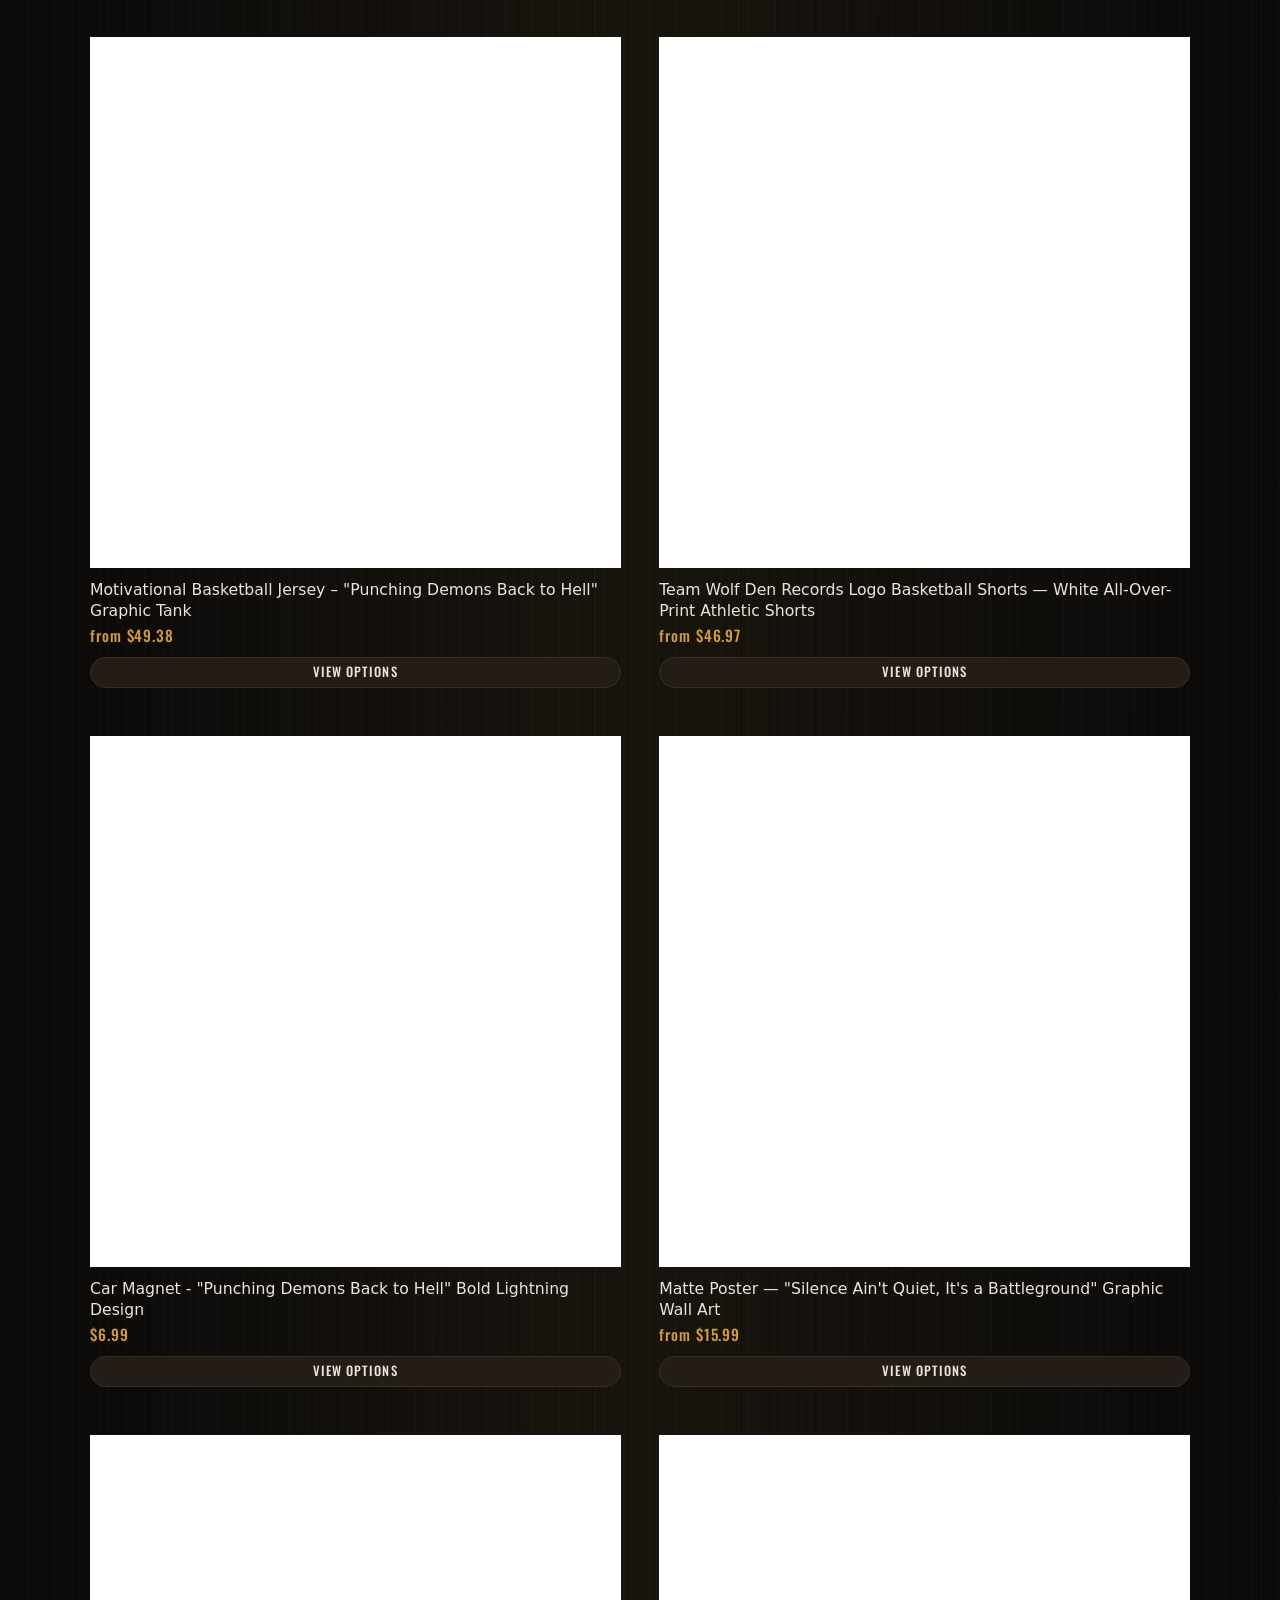
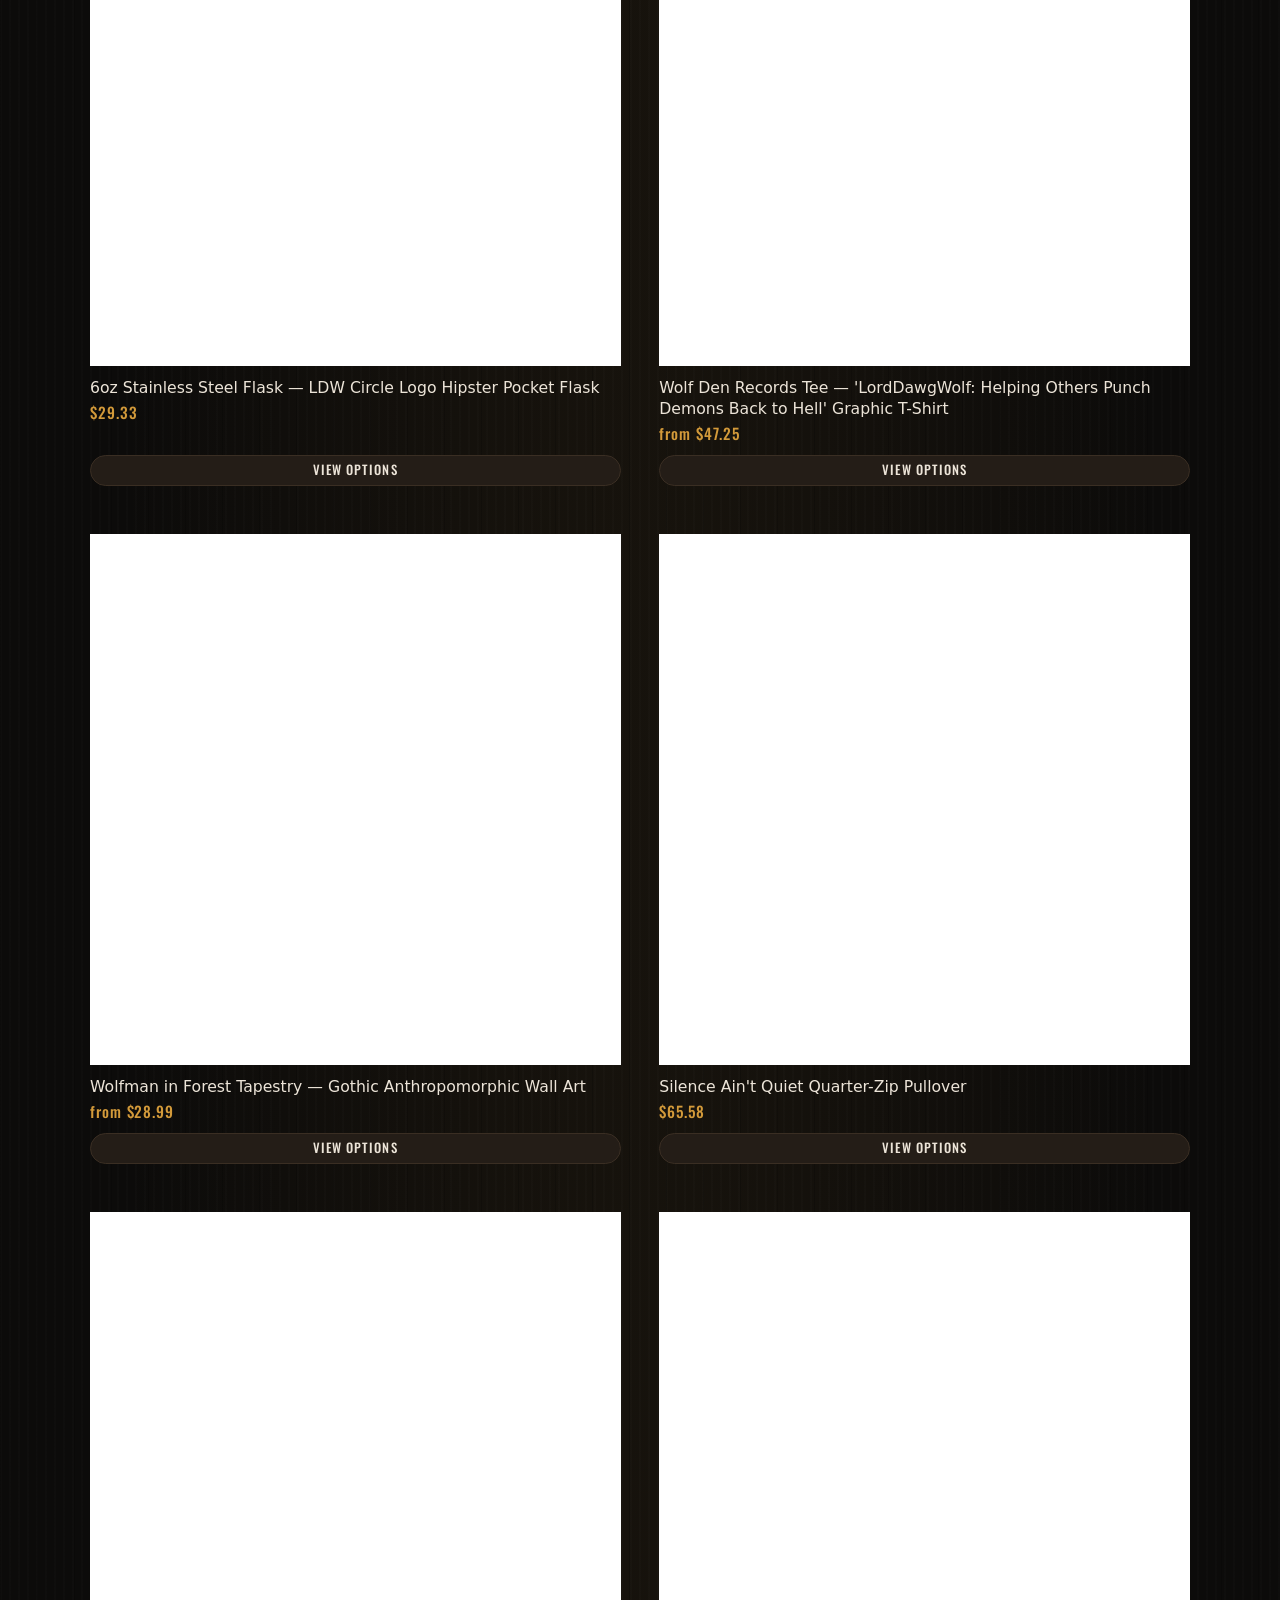
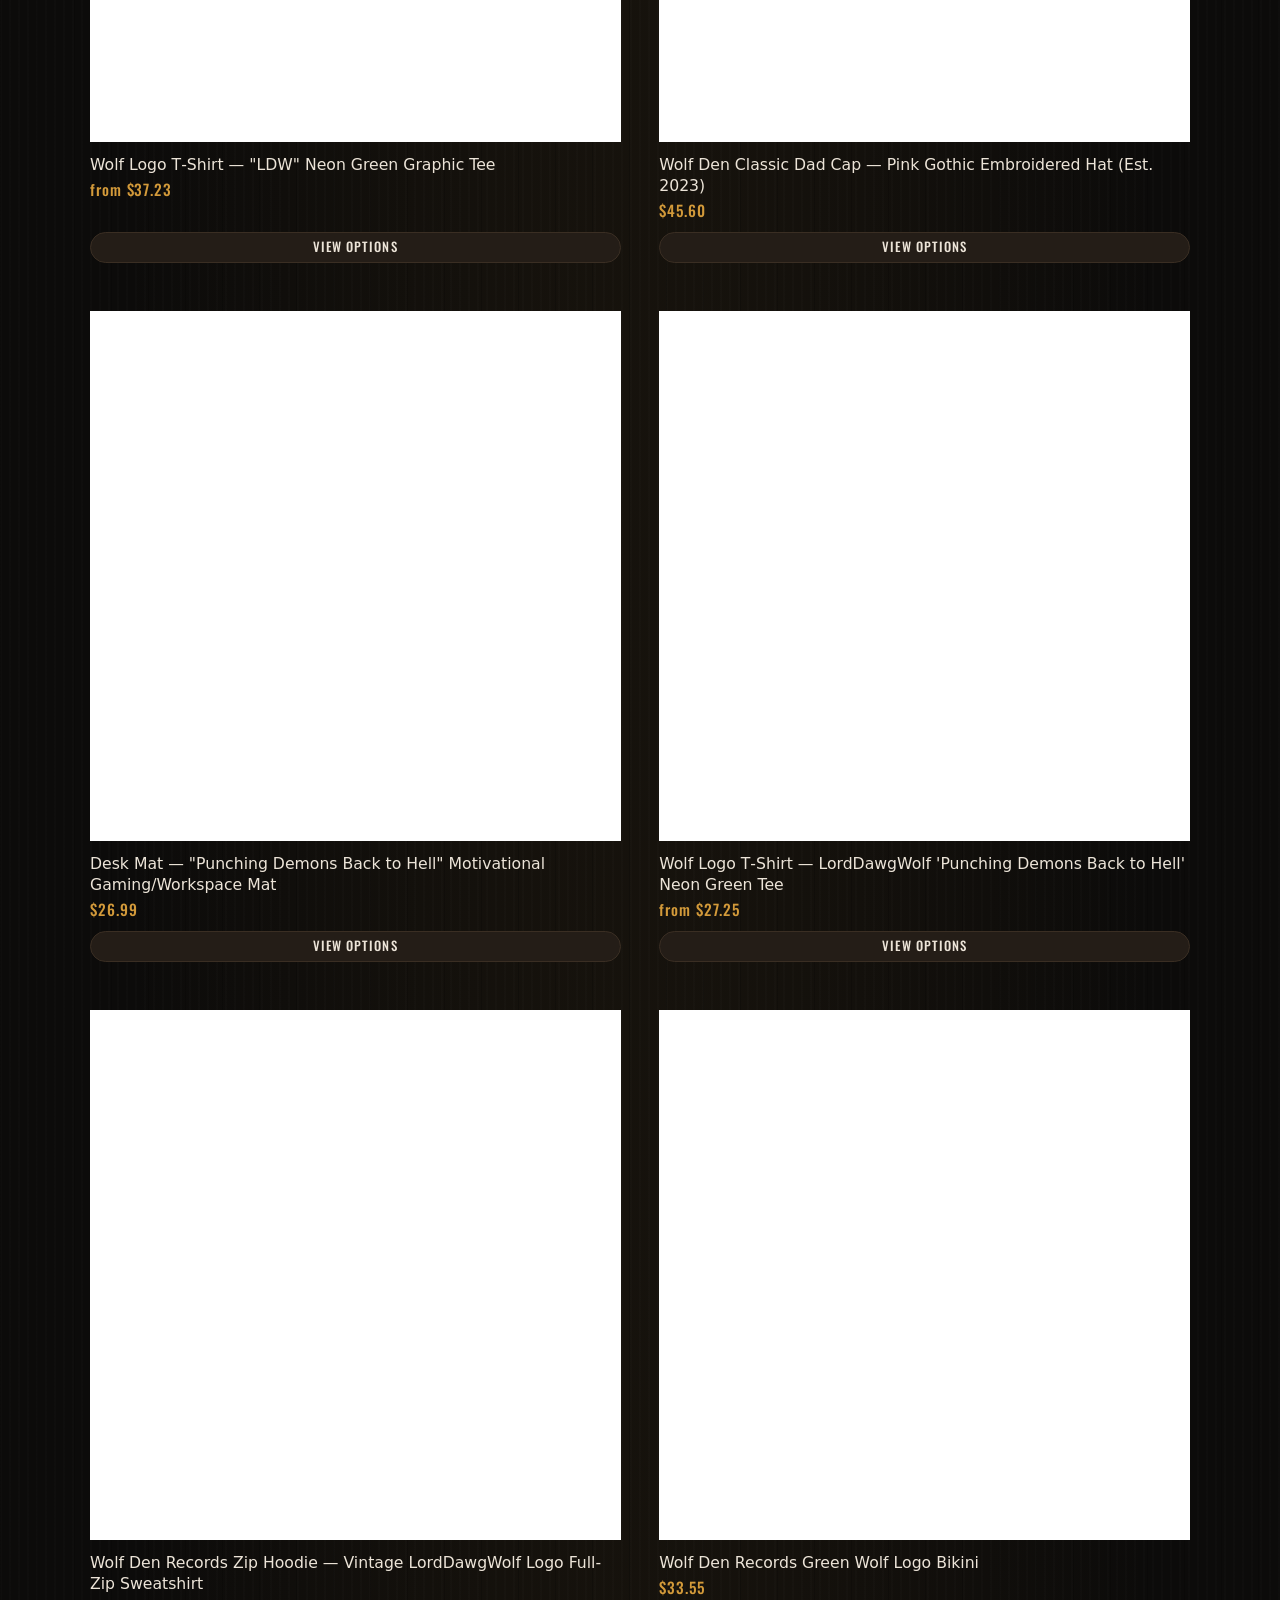
<file: cart.html>
<!DOCTYPE html>
<html lang="en-CA"><head><meta charset="utf-8"><title>Redirecting to the merch store…</title>
<meta name="robots" content="noindex"><link rel="canonical" href="/store.html">
<meta http-equiv="refresh" content="0; url=/store.html"></head>
<body><p>The store has moved: <a href="/store.html">Shop the Merch Store</a></p></body></html>
</file>
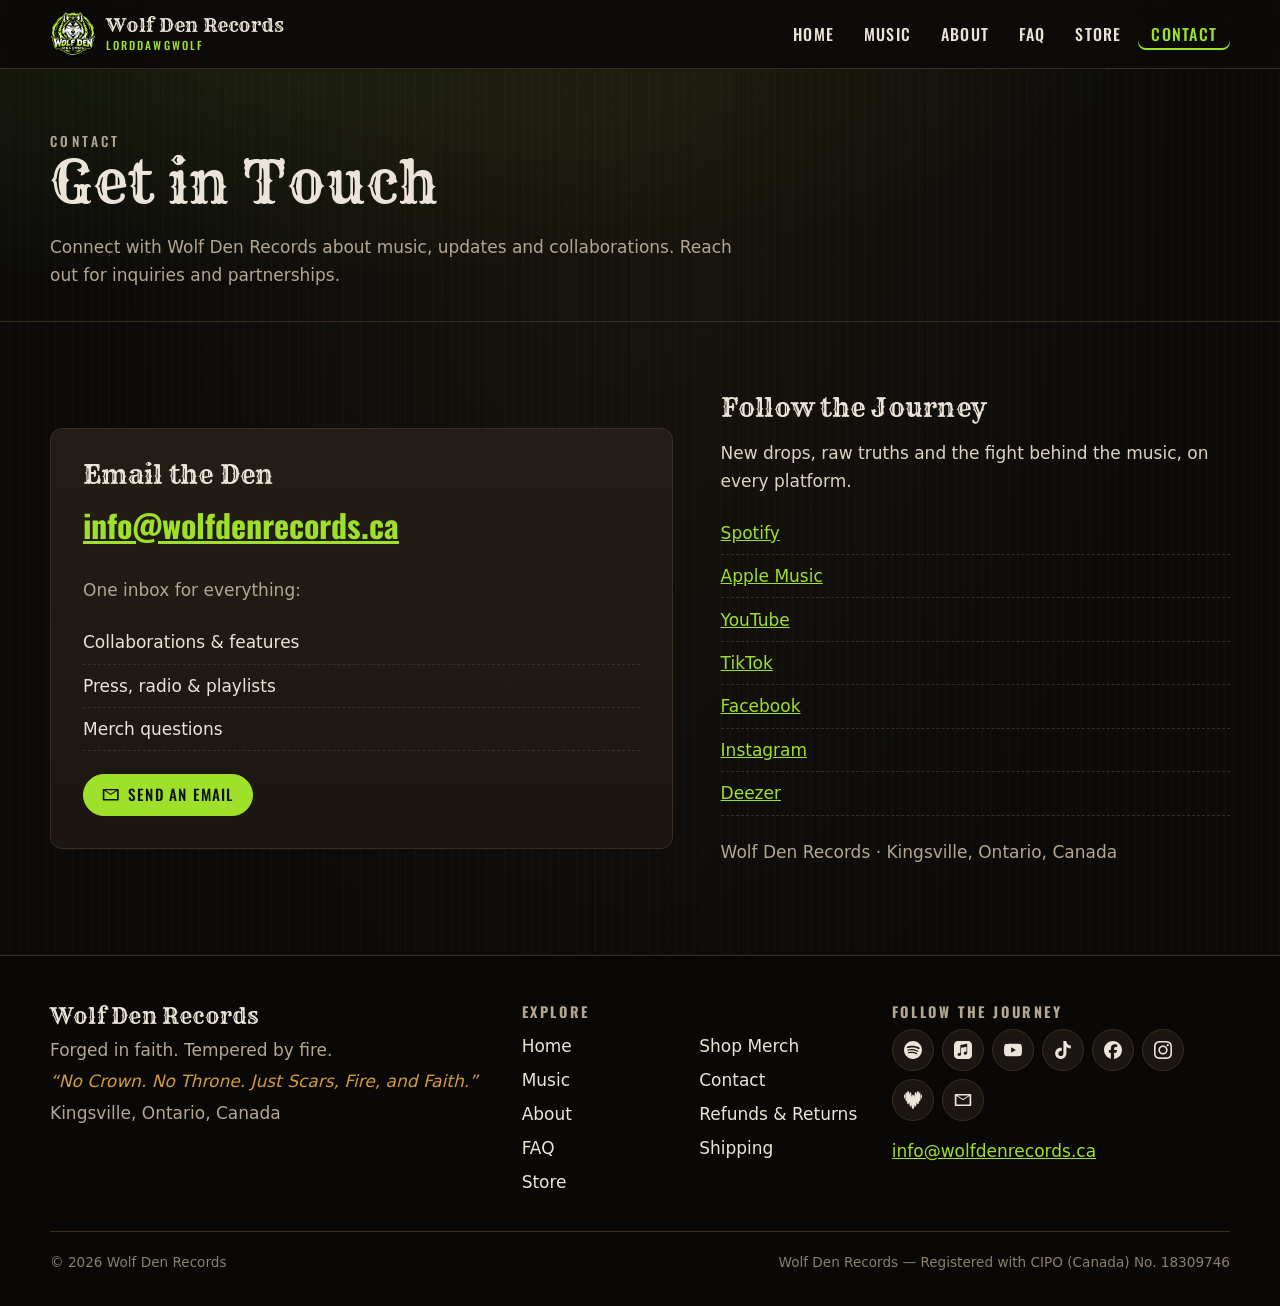
<file: contact.html>
<!DOCTYPE html>
<html lang="en-CA">
<head>
<meta charset="utf-8">
<meta name="viewport" content="width=device-width, initial-scale=1">
<title>Contact | Wolf Den Records | LordDawgWolf</title>
<meta name="description" content="Connect with Wolf Den Records to explore music, updates, and collaborations. Reach out by email for inquiries and partnerships.">
<link rel="canonical" href="https://wolfdenrecords.ca/contact">
<meta name="theme-color" content="#0c0b0a">
<meta property="og:site_name" content="Wolf Den Records">
<meta property="og:type" content="website">
<meta property="og:locale" content="en_CA">
<meta property="og:title" content="Contact | Wolf Den Records | LordDawgWolf">
<meta property="og:description" content="Connect with Wolf Den Records to explore music, updates, and collaborations. Reach out by email for inquiries and partnerships.">
<meta property="og:url" content="https://wolfdenrecords.ca/contact">
<meta property="og:image" content="https://wolfdenrecords.ca/assets/img/og-image.jpg">
<meta property="og:image:alt" content="LordDawgWolf standing in a smoky saloon">
<meta name="twitter:card" content="summary_large_image">
<meta name="twitter:title" content="Contact | Wolf Den Records | LordDawgWolf">
<meta name="twitter:description" content="Connect with Wolf Den Records to explore music, updates, and collaborations. Reach out by email for inquiries and partnerships.">
<meta name="twitter:image" content="https://wolfdenrecords.ca/assets/img/og-image.jpg">
<link rel="icon" href="favicon.ico" sizes="any">
<link rel="icon" type="image/png" sizes="32x32" href="assets/img/favicon-32.png">
<link rel="apple-touch-icon" href="apple-touch-icon.png">
<link rel="manifest" href="site.webmanifest">
<link rel="preload" href="assets/fonts/rye-latin.woff2" as="font" type="font/woff2" crossorigin>
<link rel="stylesheet" href="assets/css/style.css">
<script>document.documentElement.className+=' js'</script>
</head>
<body>
<a class="skip" href="#main">Skip to content</a>
<header class="site-header">
  <div class="wrap">
    <a class="brand" href="index.html" aria-label="Wolf Den Records home">
      <img src="assets/img/wolf-den-logo-160.webp" width="46" height="46" alt="">
      <span>Wolf Den Records<small>LordDawgWolf</small></span>
    </a>
    <button class="nav-toggle" aria-expanded="false" aria-controls="site-nav"><span class="bars"></span>Menu</button>
    <nav class="nav" id="site-nav" aria-label="Main">
      <ul><li><a href="index.html">Home</a></li><li><a href="music.html">Music</a></li><li><a href="about.html">About</a></li><li><a href="faq.html">FAQ</a></li><li><a href="store.html">Store</a></li><li><a href="contact.html" aria-current="page">Contact</a></li></ul>
    </nav>
  </div>
</header>
<main id="main">
<section class="page-head">
  <div class="wrap">
    <p class="eyebrow">Contact</p>
    <h1>Get in Touch</h1>
    <p>Connect with Wolf Den Records about music, updates and collaborations. Reach out for inquiries and partnerships.</p>
  </div>
</section>
<section class="section">
  <div class="wrap two-col">
    <div class="contact-card">
      <h2>Email the Den</h2>
      <p class="email-big"><a href="mailto:info@wolfdenrecords.ca">info@wolfdenrecords.ca</a></p>
      <p style="color:var(--muted)">One inbox for everything:</p>
      <ul class="list-plain">
        <li>Collaborations &amp; features</li>
        <li>Press, radio &amp; playlists</li>
        <li>Merch questions</li>
      </ul>
      <div class="btn-row" style="margin-top:1.4rem"><a class="btn btn-primary" href="mailto:info@wolfdenrecords.ca?subject=Hello%20Wolf%20Den%20Records"><svg aria-hidden="true" focusable="false" viewBox="0 0 24 24" xmlns="http://www.w3.org/2000/svg"><path d="M2 4h20a1 1 0 0 1 1 1v14a1 1 0 0 1-1 1H2a1 1 0 0 1-1-1V5a1 1 0 0 1 1-1zm10 8.2L3.3 6.5V18h17.4V6.5L12 12.2zM4.6 6 12 10.8 19.4 6H4.6z"/></svg><span>Send an email</span></a></div>
    </div>
    <div class="prose">
      <h2>Follow the Journey</h2>
      <p>New drops, raw truths and the fight behind the music, on every platform.</p>
      <ul class="list-plain">
        <li><a href="https://open.spotify.com/artist/54HKZPpDODuosJkeTmQR3r" target="_blank" rel="noopener">Spotify</a></li><li><a href="https://music.apple.com/ca/artist/lorddawgwolf/1848046424" target="_blank" rel="noopener">Apple Music</a></li><li><a href="https://www.youtube.com/@LordDawgWolf" target="_blank" rel="noopener">YouTube</a></li><li><a href="https://www.tiktok.com/@lorddawgwolf" target="_blank" rel="noopener">TikTok</a></li><li><a href="https://www.facebook.com/share/1DM1rKw7Z3/" target="_blank" rel="noopener">Facebook</a></li><li><a href="https://www.instagram.com/lorddawgwolf" target="_blank" rel="noopener">Instagram</a></li><li><a href="https://www.deezer.com/artist/352460212" target="_blank" rel="noopener">Deezer</a></li>
      </ul>
      <p style="margin-top:1.4rem;color:var(--muted)">Wolf Den Records &middot; Kingsville, Ontario, Canada</p>
    </div>
  </div>
</section>
</main>
<footer class="site-footer">
  <div class="wrap">
    <div class="footer-grid">
      <div>
        <h2>Wolf Den Records</h2>
        <p>Forged in faith. Tempered by fire.</p>
        <p class="motto">&ldquo;No Crown. No Throne. Just Scars, Fire, and Faith.&rdquo;</p>
        <p>Kingsville, Ontario, Canada</p>
      </div>
      <div>
        <h3>Explore</h3>
        <ul class="footer-links"><li><a href="index.html">Home</a></li><li><a href="music.html">Music</a></li><li><a href="about.html">About</a></li><li><a href="faq.html">FAQ</a></li><li><a href="store.html">Store</a></li><li><a href="store.html">Shop Merch</a></li><li><a href="contact.html">Contact</a></li><li><a href="refunds.html">Refunds &amp; Returns</a></li><li><a href="shipping.html">Shipping</a></li></ul>
      </div>
      <div>
        <h3>Follow the Journey</h3>
        <ul class="social"><li><a href="https://open.spotify.com/artist/54HKZPpDODuosJkeTmQR3r" target="_blank" rel="noopener" aria-label="Spotify" title="Spotify"><svg aria-hidden="true" focusable="false" viewBox="0 0 24 24" xmlns="http://www.w3.org/2000/svg"><path d="M12 0C5.4 0 0 5.4 0 12s5.4 12 12 12 12-5.4 12-12S18.66 0 12 0zm5.521 17.34c-.24.359-.66.48-1.021.24-2.82-1.74-6.36-2.101-10.561-1.141-.418.122-.779-.179-.899-.539-.12-.421.18-.78.54-.9 4.56-1.021 8.52-.6 11.64 1.32.42.18.479.659.301 1.02zm1.44-3.3c-.301.42-.841.6-1.262.3-3.239-1.98-8.159-2.58-11.939-1.38-.479.12-1.02-.12-1.14-.6-.12-.48.12-1.021.6-1.141C9.6 9.9 15 10.561 18.72 12.84c.361.181.54.78.241 1.2zm.12-3.36C15.24 8.4 8.82 8.16 5.16 9.301c-.6.179-1.2-.181-1.38-.721-.18-.601.18-1.2.72-1.381 4.26-1.26 11.28-1.02 15.721 1.621.539.3.719 1.02.419 1.56-.299.421-1.02.599-1.559.3z"/></svg></a></li><li><a href="https://music.apple.com/ca/artist/lorddawgwolf/1848046424" target="_blank" rel="noopener" aria-label="Apple Music" title="Apple Music"><svg aria-hidden="true" focusable="false" viewBox="0 0 24 24" xmlns="http://www.w3.org/2000/svg"><path d="M23.994 6.124a9.23 9.23 0 00-.24-2.19c-.317-1.31-1.062-2.31-2.18-3.043a5.022 5.022 0 00-1.877-.726 10.496 10.496 0 00-1.564-.15c-.04-.003-.083-.01-.124-.013H5.986c-.152.01-.303.017-.455.026-.747.043-1.49.123-2.193.4-1.336.53-2.3 1.452-2.865 2.78-.192.448-.292.925-.363 1.408-.056.392-.088.785-.1 1.18 0 .032-.007.062-.01.093v12.223c.01.14.017.283.027.424.05.815.154 1.624.497 2.373.65 1.42 1.738 2.353 3.234 2.801.42.127.856.187 1.293.228.555.053 1.11.06 1.667.06h11.03a12.5 12.5 0 001.57-.1c.822-.106 1.596-.35 2.295-.81a5.046 5.046 0 001.88-2.207c.186-.42.293-.87.37-1.324.113-.675.138-1.358.137-2.04-.002-3.8 0-7.595-.003-11.393zm-6.423 3.99v5.712c0 .417-.058.827-.244 1.206-.29.59-.76.962-1.388 1.14-.35.1-.706.157-1.07.173-.95.045-1.773-.6-1.943-1.536a1.88 1.88 0 011.038-2.022c.323-.16.67-.25 1.018-.324.378-.082.758-.153 1.134-.24.274-.063.457-.23.51-.516a.904.904 0 00.02-.193c0-1.815 0-3.63-.002-5.443a.725.725 0 00-.026-.185c-.04-.15-.15-.243-.304-.234-.16.01-.318.035-.475.066-.76.15-1.52.303-2.28.456l-2.325.47-1.374.278c-.016.003-.032.01-.048.013-.277.077-.377.203-.39.49-.002.042 0 .086 0 .13-.002 2.602 0 5.204-.003 7.805 0 .42-.047.836-.215 1.227-.278.64-.77 1.04-1.434 1.233-.35.1-.71.16-1.075.172-.96.036-1.755-.6-1.92-1.544-.14-.812.23-1.685 1.154-2.075.357-.15.73-.232 1.108-.31.287-.06.575-.116.86-.177.383-.083.583-.323.6-.714v-.15c0-2.96 0-5.922.002-8.882 0-.123.013-.25.042-.37.07-.285.273-.448.546-.518.255-.066.515-.112.774-.165.733-.15 1.466-.296 2.2-.444l2.27-.46c.67-.134 1.34-.27 2.01-.403.22-.043.442-.088.663-.106.31-.025.523.17.554.482.008.073.012.148.012.223.002 1.91.002 3.822 0 5.732z"/></svg></a></li><li><a href="https://www.youtube.com/@LordDawgWolf" target="_blank" rel="noopener" aria-label="YouTube" title="YouTube"><svg aria-hidden="true" focusable="false" viewBox="0 0 24 24" xmlns="http://www.w3.org/2000/svg"><path d="M23.498 6.186a3.016 3.016 0 0 0-2.122-2.136C19.505 3.545 12 3.545 12 3.545s-7.505 0-9.377.505A3.017 3.017 0 0 0 .502 6.186C0 8.07 0 12 0 12s0 3.93.502 5.814a3.016 3.016 0 0 0 2.122 2.136c1.871.505 9.376.505 9.376.505s7.505 0 9.377-.505a3.015 3.015 0 0 0 2.122-2.136C24 15.93 24 12 24 12s0-3.93-.502-5.814zM9.545 15.568V8.432L15.818 12l-6.273 3.568z"/></svg></a></li><li><a href="https://www.tiktok.com/@lorddawgwolf" target="_blank" rel="noopener" aria-label="TikTok" title="TikTok"><svg aria-hidden="true" focusable="false" viewBox="0 0 24 24" xmlns="http://www.w3.org/2000/svg"><path d="M12.525.02c1.31-.02 2.61-.01 3.91-.02.08 1.53.63 3.09 1.75 4.17 1.12 1.11 2.7 1.62 4.24 1.79v4.03c-1.44-.05-2.89-.35-4.2-.97-.57-.26-1.1-.59-1.62-.93-.01 2.92.01 5.84-.02 8.75-.08 1.4-.54 2.79-1.35 3.94-1.31 1.92-3.58 3.17-5.91 3.21-1.43.08-2.86-.31-4.08-1.03-2.02-1.19-3.44-3.37-3.65-5.71-.02-.5-.03-1-.01-1.49.18-1.9 1.12-3.72 2.58-4.96 1.66-1.44 3.98-2.13 6.15-1.72.02 1.48-.04 2.96-.04 4.44-.99-.32-2.15-.23-3.02.37-.63.41-1.11 1.04-1.36 1.75-.21.51-.15 1.07-.14 1.61.24 1.64 1.82 3.02 3.5 2.87 1.12-.01 2.19-.66 2.77-1.61.19-.33.4-.67.41-1.06.1-1.79.06-3.57.07-5.36.01-4.03-.01-8.05.02-12.07z"/></svg></a></li><li><a href="https://www.facebook.com/share/1DM1rKw7Z3/" target="_blank" rel="noopener" aria-label="Facebook" title="Facebook"><svg aria-hidden="true" focusable="false" viewBox="0 0 24 24" xmlns="http://www.w3.org/2000/svg"><path d="M9.101 23.691v-7.98H6.627v-3.667h2.474v-1.58c0-4.085 1.848-5.978 5.858-5.978.401 0 .955.042 1.468.103a8.68 8.68 0 0 1 1.141.195v3.325a8.623 8.623 0 0 0-.653-.036 26.805 26.805 0 0 0-.733-.009c-.707 0-1.259.096-1.675.309a1.686 1.686 0 0 0-.679.622c-.258.42-.374.995-.374 1.752v1.297h3.919l-.386 2.103-.287 1.564h-3.246v8.245C19.396 23.238 24 18.179 24 12.044c0-6.627-5.373-12-12-12s-12 5.373-12 12c0 5.628 3.874 10.35 9.101 11.647Z"/></svg></a></li><li><a href="https://www.instagram.com/lorddawgwolf" target="_blank" rel="noopener" aria-label="Instagram" title="Instagram"><svg aria-hidden="true" focusable="false" viewBox="0 0 24 24" xmlns="http://www.w3.org/2000/svg"><path d="M7.0301.084c-1.2768.0602-2.1487.264-2.911.5634-.7888.3075-1.4575.72-2.1228 1.3877-.6652.6677-1.075 1.3368-1.3802 2.127-.2954.7638-.4956 1.6365-.552 2.914-.0564 1.2775-.0689 1.6882-.0626 4.947.0062 3.2586.0206 3.6671.0825 4.9473.061 1.2765.264 2.1482.5635 2.9107.308.7889.72 1.4573 1.388 2.1228.6679.6655 1.3365 1.0743 2.1285 1.38.7632.295 1.6361.4961 2.9134.552 1.2773.056 1.6884.069 4.9462.0627 3.2578-.0062 3.668-.0207 4.9478-.0814 1.28-.0607 2.147-.2652 2.9098-.5633.7889-.3086 1.4578-.72 2.1228-1.3881.665-.6682 1.0745-1.3378 1.3795-2.1284.2957-.7632.4966-1.636.552-2.9124.056-1.2809.0692-1.6898.063-4.948-.0063-3.2583-.021-3.6668-.0817-4.9465-.0607-1.2797-.264-2.1487-.5633-2.9117-.3084-.7889-.72-1.4568-1.3876-2.1228C21.2982 1.33 20.628.9208 19.8378.6165 19.074.321 18.2017.1197 16.9244.0645 15.6471.0093 15.236-.005 11.977.0014 8.718.0076 8.31.0215 7.0301.0839m.1402 21.6932c-1.17-.0509-1.8053-.2453-2.2287-.408-.5606-.216-.96-.4771-1.3819-.895-.422-.4178-.6811-.8186-.9-1.378-.1644-.4234-.3624-1.058-.4171-2.228-.0595-1.2645-.072-1.6442-.079-4.848-.007-3.2037.0053-3.583.0607-4.848.05-1.169.2456-1.805.408-2.2282.216-.5613.4762-.96.895-1.3816.4188-.4217.8184-.6814 1.3783-.9003.423-.1651 1.0575-.3614 2.227-.4171 1.2655-.06 1.6447-.072 4.848-.079 3.2033-.007 3.5835.005 4.8495.0608 1.169.0508 1.8053.2445 2.228.408.5608.216.96.4754 1.3816.895.4217.4194.6816.8176.9005 1.3787.1653.4217.3617 1.056.4169 2.2263.0602 1.2655.0739 1.645.0796 4.848.0058 3.203-.0055 3.5834-.061 4.848-.051 1.17-.245 1.8055-.408 2.2294-.216.5604-.4763.96-.8954 1.3814-.419.4215-.8181.6811-1.3783.9-.4224.1649-1.0577.3617-2.2262.4174-1.2656.0595-1.6448.072-4.8493.079-3.2045.007-3.5825-.006-4.848-.0608M16.953 5.5864A1.44 1.44 0 1 0 18.39 4.144a1.44 1.44 0 0 0-1.437 1.4424M5.8385 12.012c.0067 3.4032 2.7706 6.1557 6.173 6.1493 3.4026-.0065 6.157-2.7701 6.1506-6.1733-.0065-3.4032-2.771-6.1565-6.174-6.1498-3.403.0067-6.156 2.771-6.1496 6.1738M8 12.0077a4 4 0 1 1 4.008 3.9921A3.9996 3.9996 0 0 1 8 12.0077"/></svg></a></li><li><a href="https://www.deezer.com/artist/352460212" target="_blank" rel="noopener" aria-label="Deezer" title="Deezer"><svg aria-hidden="true" focusable="false" viewBox="0 0 24 24" xmlns="http://www.w3.org/2000/svg"><path d="M.693 10.024c.381 0 .693-1.256.693-2.807 0-1.55-.312-2.807-.693-2.807C.312 4.41 0 5.666 0 7.217s.312 2.808.693 2.808ZM21.038 1.56c-.364 0-.684.805-.91 2.096C19.765 1.446 19.184 0 18.526 0c-.78 0-1.464 2.036-1.784 5-.312-2.158-.788-3.536-1.325-3.536-.745 0-1.386 2.704-1.62 6.472-.442-1.932-1.083-3.145-1.793-3.145s-1.35 1.213-1.793 3.145c-.242-3.76-.874-6.463-1.628-6.463-.537 0-1.013 1.378-1.325 3.535C6.938 2.036 6.262 0 5.474 0c-.658 0-1.247 1.447-1.602 3.665-.217-1.291-.546-2.105-.91-2.105-.675 0-1.221 2.807-1.221 6.272 0 3.466.546 6.273 1.221 6.273.277 0 .537-.476.736-1.273.32 2.928.996 4.938 1.776 4.938.606 0 1.143-1.204 1.507-3.11.251 3.622.875 6.195 1.602 6.195.46 0 .875-1.023 1.187-2.677C10.142 21.6 11 24 12.004 24c1.005 0 1.863-2.4 2.235-5.822.312 1.654.727 2.677 1.186 2.677.728 0 1.352-2.573 1.603-6.195.364 1.906.9 3.11 1.507 3.11.78 0 1.455-2.01 1.775-4.938.208.797.46 1.273.737 1.273.675 0 1.22-2.807 1.22-6.273-.008-3.457-.553-6.272-1.23-6.272ZM23.307 10.024c.381 0 .693-1.256.693-2.807 0-1.55-.312-2.807-.693-2.807-.381 0-.693 1.256-.693 2.807s.312 2.808.693 2.808Z"/></svg></a></li><li><a href="mailto:info@wolfdenrecords.ca" aria-label="Email Wolf Den Records" title="Email"><svg aria-hidden="true" focusable="false" viewBox="0 0 24 24" xmlns="http://www.w3.org/2000/svg"><path d="M2 4h20a1 1 0 0 1 1 1v14a1 1 0 0 1-1 1H2a1 1 0 0 1-1-1V5a1 1 0 0 1 1-1zm10 8.2L3.3 6.5V18h17.4V6.5L12 12.2zM4.6 6 12 10.8 19.4 6H4.6z"/></svg></a></li></ul>
        <p style="margin-top:1rem"><a href="mailto:info@wolfdenrecords.ca">info@wolfdenrecords.ca</a></p>
      </div>
    </div>
    <div class="copyright">
      <span>&copy; 2026 Wolf Den Records</span>
      <span>Wolf Den Records &mdash; Registered with CIPO (Canada) No. 18309746</span>
    </div>
  </div>
</footer>
<script src="assets/js/main.js" defer></script>
</body>
</html>
</file>
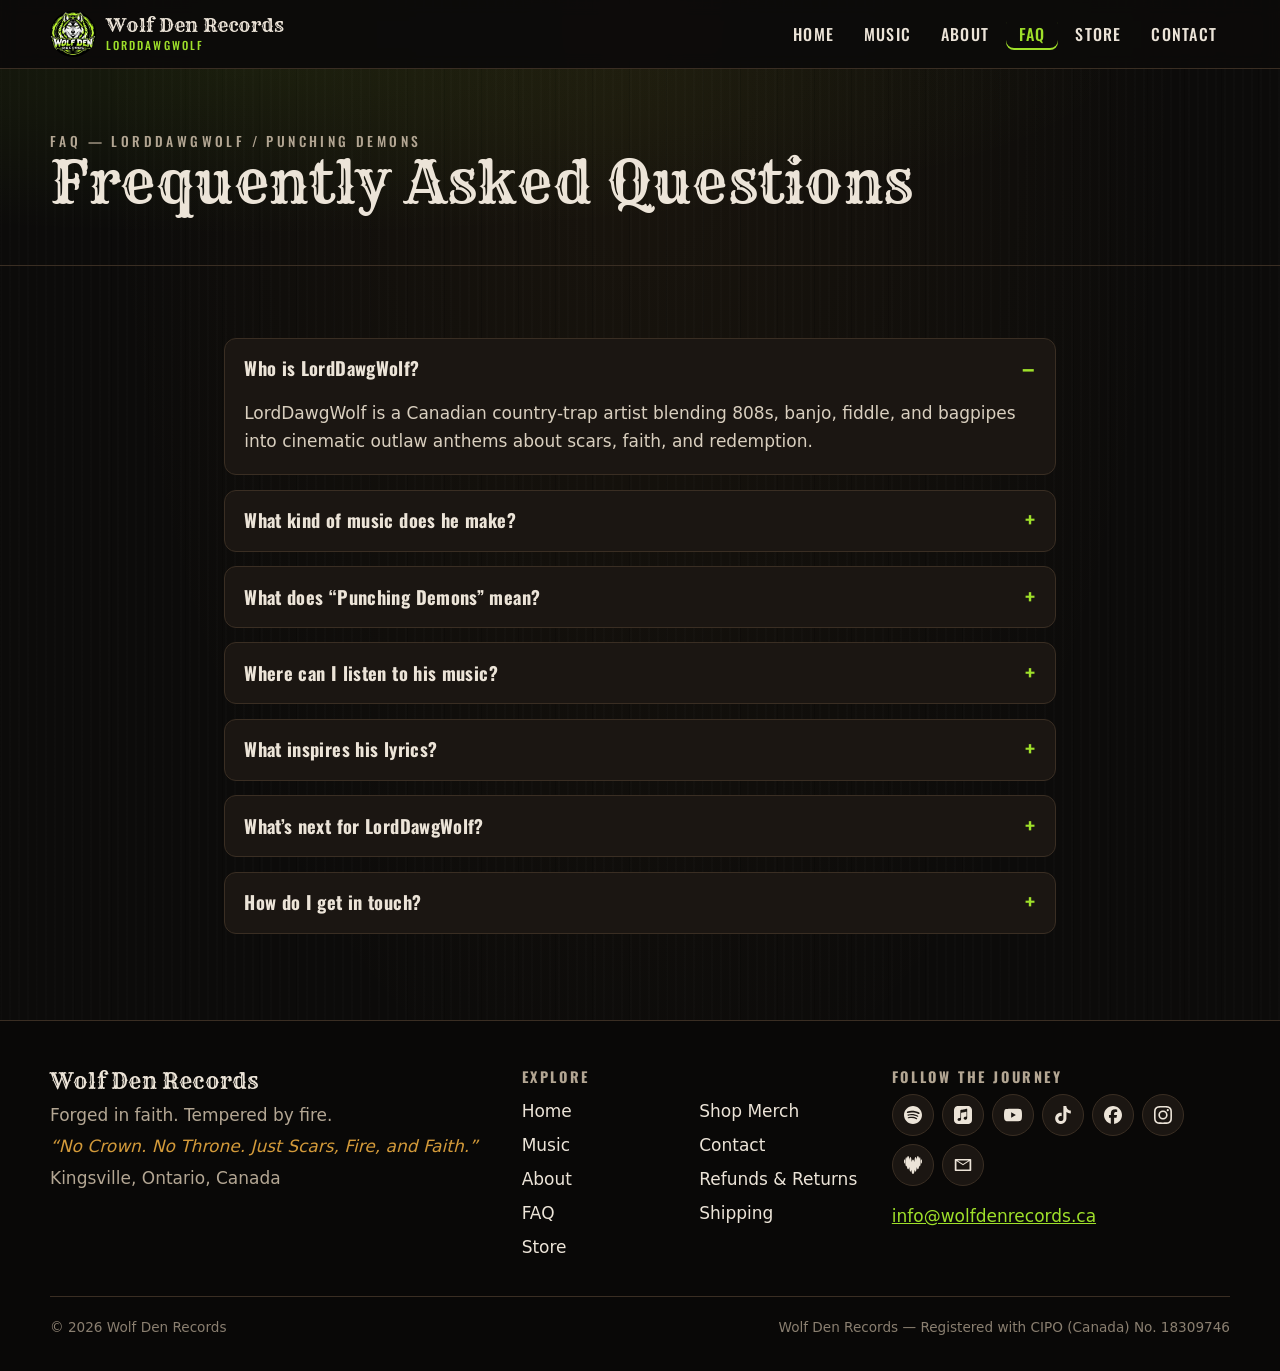
<file: faq.html>
<!DOCTYPE html>
<html lang="en-CA">
<head>
<meta charset="utf-8">
<meta name="viewport" content="width=device-width, initial-scale=1">
<title>FAQs | LordDawgWolf | Wolf Den Records</title>
<meta name="description" content="FAQ about LordDawgWolf, the Canadian country-trap artist behind Punching Demons. Learn about his music, meaning, and sound: 808s, bagpipes, fiddle, banjo, and raw faith-fueled storytelling.">
<link rel="canonical" href="https://wolfdenrecords.ca/faq">
<meta name="theme-color" content="#0c0b0a">
<meta property="og:site_name" content="Wolf Den Records">
<meta property="og:type" content="website">
<meta property="og:locale" content="en_CA">
<meta property="og:title" content="FAQs | LordDawgWolf | Wolf Den Records">
<meta property="og:description" content="FAQ about LordDawgWolf, the Canadian country-trap artist behind Punching Demons. Learn about his music, meaning, and sound: 808s, bagpipes, fiddle, banjo, and raw faith-fueled storytelling.">
<meta property="og:url" content="https://wolfdenrecords.ca/faq">
<meta property="og:image" content="https://wolfdenrecords.ca/assets/img/og-image.jpg">
<meta property="og:image:alt" content="LordDawgWolf standing in a smoky saloon">
<meta name="twitter:card" content="summary_large_image">
<meta name="twitter:title" content="FAQs | LordDawgWolf | Wolf Den Records">
<meta name="twitter:description" content="FAQ about LordDawgWolf, the Canadian country-trap artist behind Punching Demons. Learn about his music, meaning, and sound: 808s, bagpipes, fiddle, banjo, and raw faith-fueled storytelling.">
<meta name="twitter:image" content="https://wolfdenrecords.ca/assets/img/og-image.jpg">
<link rel="icon" href="favicon.ico" sizes="any">
<link rel="icon" type="image/png" sizes="32x32" href="assets/img/favicon-32.png">
<link rel="apple-touch-icon" href="apple-touch-icon.png">
<link rel="manifest" href="site.webmanifest">
<link rel="preload" href="assets/fonts/rye-latin.woff2" as="font" type="font/woff2" crossorigin>
<link rel="stylesheet" href="assets/css/style.css">
<script>document.documentElement.className+=' js'</script>
<script type="application/ld+json">{"@context": "https://schema.org", "@type": "FAQPage", "mainEntity": [{"@type": "Question", "name": "Who is LordDawgWolf?", "acceptedAnswer": {"@type": "Answer", "text": "LordDawgWolf is a Canadian country-trap artist blending 808s, banjo, fiddle, and bagpipes into cinematic outlaw anthems about scars, faith, and redemption."}}, {"@type": "Question", "name": "What kind of music does he make?", "acceptedAnswer": {"@type": "Answer", "text": "His sound fuses country grit, trap bass, and EDM fire: 808s that hit like diesel thunder, steel guitar growls, and bagpipe howls in the wind."}}, {"@type": "Question", "name": "What does \u201cPunching Demons\u201d mean?", "acceptedAnswer": {"@type": "Answer", "text": "It\u2019s the fight within: overcoming trauma, darkness, and pain through music, not violence. It\u2019s his promise and his mission."}}, {"@type": "Question", "name": "Where can I listen to his music?", "acceptedAnswer": {"@type": "Answer", "text": "On Spotify, Apple Music, YouTube, Deezer and all major streaming platforms. Just search LordDawgWolf, or browse the full discography."}}, {"@type": "Question", "name": "What inspires his lyrics?", "acceptedAnswer": {"@type": "Answer", "text": "Real life. Every verse comes from battles fought and faith rebuilt: stories of men\u2019s mental health, resilience, and redemption."}}, {"@type": "Question", "name": "What\u2019s next for LordDawgWolf?", "acceptedAnswer": {"@type": "Answer", "text": "The latest releases are \u201cTime To Get On The Bus\u201d and \u201cNobody Climbed The Hill\u201d (2026), with more music on the way."}}, {"@type": "Question", "name": "How do I get in touch?", "acceptedAnswer": {"@type": "Answer", "text": "Email info@wolfdenrecords.ca for collaborations, press and anything else. See the contact page."}}]}</script>
</head>
<body>
<a class="skip" href="#main">Skip to content</a>
<header class="site-header">
  <div class="wrap">
    <a class="brand" href="index.html" aria-label="Wolf Den Records home">
      <img src="assets/img/wolf-den-logo-160.webp" width="46" height="46" alt="">
      <span>Wolf Den Records<small>LordDawgWolf</small></span>
    </a>
    <button class="nav-toggle" aria-expanded="false" aria-controls="site-nav"><span class="bars"></span>Menu</button>
    <nav class="nav" id="site-nav" aria-label="Main">
      <ul><li><a href="index.html">Home</a></li><li><a href="music.html">Music</a></li><li><a href="about.html">About</a></li><li><a href="faq.html" aria-current="page">FAQ</a></li><li><a href="store.html">Store</a></li><li><a href="contact.html">Contact</a></li></ul>
    </nav>
  </div>
</header>
<main id="main">
<section class="page-head">
  <div class="wrap">
    <p class="eyebrow">FAQ &mdash; LordDawgWolf / Punching Demons</p>
    <h1>Frequently Asked Questions</h1>
  </div>
</section>
<section class="section">
  <div class="wrap faq">
    <details open><summary>Who is LordDawgWolf?</summary><p>LordDawgWolf is a Canadian country-trap artist blending 808s, banjo, fiddle, and bagpipes into cinematic outlaw anthems about scars, faith, and redemption.</p></details><details><summary>What kind of music does he make?</summary><p>His sound fuses country grit, trap bass, and EDM fire: 808s that hit like diesel thunder, steel guitar growls, and bagpipe howls in the wind.</p></details><details><summary>What does &ldquo;Punching Demons&rdquo; mean?</summary><p>It&rsquo;s the fight within: overcoming trauma, darkness, and pain through music, not violence. It&rsquo;s his promise and his mission.</p></details><details><summary>Where can I listen to his music?</summary><p>On <a href="https://open.spotify.com/artist/54HKZPpDODuosJkeTmQR3r" target="_blank" rel="noopener">Spotify</a>, <a href="https://music.apple.com/ca/artist/lorddawgwolf/1848046424" target="_blank" rel="noopener">Apple Music</a>, <a href="https://www.youtube.com/@LordDawgWolf" target="_blank" rel="noopener">YouTube</a>, <a href="https://www.deezer.com/artist/352460212" target="_blank" rel="noopener">Deezer</a> and all major streaming platforms. Just search LordDawgWolf, or browse the full <a href="music.html">discography</a>.</p></details><details><summary>What inspires his lyrics?</summary><p>Real life. Every verse comes from battles fought and faith rebuilt: stories of men&rsquo;s mental health, resilience, and redemption.</p></details><details><summary>What&rsquo;s next for LordDawgWolf?</summary><p>The latest releases are &ldquo;Time To Get On The Bus&rdquo; and &ldquo;Nobody Climbed The Hill&rdquo; (2026), with more music on the way.</p></details><details><summary>How do I get in touch?</summary><p>Email <a href="mailto:info@wolfdenrecords.ca">info@wolfdenrecords.ca</a> for collaborations, press and anything else. See the <a href="contact.html">contact page</a>.</p></details>
  </div>
</section>
</main>
<footer class="site-footer">
  <div class="wrap">
    <div class="footer-grid">
      <div>
        <h2>Wolf Den Records</h2>
        <p>Forged in faith. Tempered by fire.</p>
        <p class="motto">&ldquo;No Crown. No Throne. Just Scars, Fire, and Faith.&rdquo;</p>
        <p>Kingsville, Ontario, Canada</p>
      </div>
      <div>
        <h3>Explore</h3>
        <ul class="footer-links"><li><a href="index.html">Home</a></li><li><a href="music.html">Music</a></li><li><a href="about.html">About</a></li><li><a href="faq.html">FAQ</a></li><li><a href="store.html">Store</a></li><li><a href="store.html">Shop Merch</a></li><li><a href="contact.html">Contact</a></li><li><a href="refunds.html">Refunds &amp; Returns</a></li><li><a href="shipping.html">Shipping</a></li></ul>
      </div>
      <div>
        <h3>Follow the Journey</h3>
        <ul class="social"><li><a href="https://open.spotify.com/artist/54HKZPpDODuosJkeTmQR3r" target="_blank" rel="noopener" aria-label="Spotify" title="Spotify"><svg aria-hidden="true" focusable="false" viewBox="0 0 24 24" xmlns="http://www.w3.org/2000/svg"><path d="M12 0C5.4 0 0 5.4 0 12s5.4 12 12 12 12-5.4 12-12S18.66 0 12 0zm5.521 17.34c-.24.359-.66.48-1.021.24-2.82-1.74-6.36-2.101-10.561-1.141-.418.122-.779-.179-.899-.539-.12-.421.18-.78.54-.9 4.56-1.021 8.52-.6 11.64 1.32.42.18.479.659.301 1.02zm1.44-3.3c-.301.42-.841.6-1.262.3-3.239-1.98-8.159-2.58-11.939-1.38-.479.12-1.02-.12-1.14-.6-.12-.48.12-1.021.6-1.141C9.6 9.9 15 10.561 18.72 12.84c.361.181.54.78.241 1.2zm.12-3.36C15.24 8.4 8.82 8.16 5.16 9.301c-.6.179-1.2-.181-1.38-.721-.18-.601.18-1.2.72-1.381 4.26-1.26 11.28-1.02 15.721 1.621.539.3.719 1.02.419 1.56-.299.421-1.02.599-1.559.3z"/></svg></a></li><li><a href="https://music.apple.com/ca/artist/lorddawgwolf/1848046424" target="_blank" rel="noopener" aria-label="Apple Music" title="Apple Music"><svg aria-hidden="true" focusable="false" viewBox="0 0 24 24" xmlns="http://www.w3.org/2000/svg"><path d="M23.994 6.124a9.23 9.23 0 00-.24-2.19c-.317-1.31-1.062-2.31-2.18-3.043a5.022 5.022 0 00-1.877-.726 10.496 10.496 0 00-1.564-.15c-.04-.003-.083-.01-.124-.013H5.986c-.152.01-.303.017-.455.026-.747.043-1.49.123-2.193.4-1.336.53-2.3 1.452-2.865 2.78-.192.448-.292.925-.363 1.408-.056.392-.088.785-.1 1.18 0 .032-.007.062-.01.093v12.223c.01.14.017.283.027.424.05.815.154 1.624.497 2.373.65 1.42 1.738 2.353 3.234 2.801.42.127.856.187 1.293.228.555.053 1.11.06 1.667.06h11.03a12.5 12.5 0 001.57-.1c.822-.106 1.596-.35 2.295-.81a5.046 5.046 0 001.88-2.207c.186-.42.293-.87.37-1.324.113-.675.138-1.358.137-2.04-.002-3.8 0-7.595-.003-11.393zm-6.423 3.99v5.712c0 .417-.058.827-.244 1.206-.29.59-.76.962-1.388 1.14-.35.1-.706.157-1.07.173-.95.045-1.773-.6-1.943-1.536a1.88 1.88 0 011.038-2.022c.323-.16.67-.25 1.018-.324.378-.082.758-.153 1.134-.24.274-.063.457-.23.51-.516a.904.904 0 00.02-.193c0-1.815 0-3.63-.002-5.443a.725.725 0 00-.026-.185c-.04-.15-.15-.243-.304-.234-.16.01-.318.035-.475.066-.76.15-1.52.303-2.28.456l-2.325.47-1.374.278c-.016.003-.032.01-.048.013-.277.077-.377.203-.39.49-.002.042 0 .086 0 .13-.002 2.602 0 5.204-.003 7.805 0 .42-.047.836-.215 1.227-.278.64-.77 1.04-1.434 1.233-.35.1-.71.16-1.075.172-.96.036-1.755-.6-1.92-1.544-.14-.812.23-1.685 1.154-2.075.357-.15.73-.232 1.108-.31.287-.06.575-.116.86-.177.383-.083.583-.323.6-.714v-.15c0-2.96 0-5.922.002-8.882 0-.123.013-.25.042-.37.07-.285.273-.448.546-.518.255-.066.515-.112.774-.165.733-.15 1.466-.296 2.2-.444l2.27-.46c.67-.134 1.34-.27 2.01-.403.22-.043.442-.088.663-.106.31-.025.523.17.554.482.008.073.012.148.012.223.002 1.91.002 3.822 0 5.732z"/></svg></a></li><li><a href="https://www.youtube.com/@LordDawgWolf" target="_blank" rel="noopener" aria-label="YouTube" title="YouTube"><svg aria-hidden="true" focusable="false" viewBox="0 0 24 24" xmlns="http://www.w3.org/2000/svg"><path d="M23.498 6.186a3.016 3.016 0 0 0-2.122-2.136C19.505 3.545 12 3.545 12 3.545s-7.505 0-9.377.505A3.017 3.017 0 0 0 .502 6.186C0 8.07 0 12 0 12s0 3.93.502 5.814a3.016 3.016 0 0 0 2.122 2.136c1.871.505 9.376.505 9.376.505s7.505 0 9.377-.505a3.015 3.015 0 0 0 2.122-2.136C24 15.93 24 12 24 12s0-3.93-.502-5.814zM9.545 15.568V8.432L15.818 12l-6.273 3.568z"/></svg></a></li><li><a href="https://www.tiktok.com/@lorddawgwolf" target="_blank" rel="noopener" aria-label="TikTok" title="TikTok"><svg aria-hidden="true" focusable="false" viewBox="0 0 24 24" xmlns="http://www.w3.org/2000/svg"><path d="M12.525.02c1.31-.02 2.61-.01 3.91-.02.08 1.53.63 3.09 1.75 4.17 1.12 1.11 2.7 1.62 4.24 1.79v4.03c-1.44-.05-2.89-.35-4.2-.97-.57-.26-1.1-.59-1.62-.93-.01 2.92.01 5.84-.02 8.75-.08 1.4-.54 2.79-1.35 3.94-1.31 1.92-3.58 3.17-5.91 3.21-1.43.08-2.86-.31-4.08-1.03-2.02-1.19-3.44-3.37-3.65-5.71-.02-.5-.03-1-.01-1.49.18-1.9 1.12-3.72 2.58-4.96 1.66-1.44 3.98-2.13 6.15-1.72.02 1.48-.04 2.96-.04 4.44-.99-.32-2.15-.23-3.02.37-.63.41-1.11 1.04-1.36 1.75-.21.51-.15 1.07-.14 1.61.24 1.64 1.82 3.02 3.5 2.87 1.12-.01 2.19-.66 2.77-1.61.19-.33.4-.67.41-1.06.1-1.79.06-3.57.07-5.36.01-4.03-.01-8.05.02-12.07z"/></svg></a></li><li><a href="https://www.facebook.com/share/1DM1rKw7Z3/" target="_blank" rel="noopener" aria-label="Facebook" title="Facebook"><svg aria-hidden="true" focusable="false" viewBox="0 0 24 24" xmlns="http://www.w3.org/2000/svg"><path d="M9.101 23.691v-7.98H6.627v-3.667h2.474v-1.58c0-4.085 1.848-5.978 5.858-5.978.401 0 .955.042 1.468.103a8.68 8.68 0 0 1 1.141.195v3.325a8.623 8.623 0 0 0-.653-.036 26.805 26.805 0 0 0-.733-.009c-.707 0-1.259.096-1.675.309a1.686 1.686 0 0 0-.679.622c-.258.42-.374.995-.374 1.752v1.297h3.919l-.386 2.103-.287 1.564h-3.246v8.245C19.396 23.238 24 18.179 24 12.044c0-6.627-5.373-12-12-12s-12 5.373-12 12c0 5.628 3.874 10.35 9.101 11.647Z"/></svg></a></li><li><a href="https://www.instagram.com/lorddawgwolf" target="_blank" rel="noopener" aria-label="Instagram" title="Instagram"><svg aria-hidden="true" focusable="false" viewBox="0 0 24 24" xmlns="http://www.w3.org/2000/svg"><path d="M7.0301.084c-1.2768.0602-2.1487.264-2.911.5634-.7888.3075-1.4575.72-2.1228 1.3877-.6652.6677-1.075 1.3368-1.3802 2.127-.2954.7638-.4956 1.6365-.552 2.914-.0564 1.2775-.0689 1.6882-.0626 4.947.0062 3.2586.0206 3.6671.0825 4.9473.061 1.2765.264 2.1482.5635 2.9107.308.7889.72 1.4573 1.388 2.1228.6679.6655 1.3365 1.0743 2.1285 1.38.7632.295 1.6361.4961 2.9134.552 1.2773.056 1.6884.069 4.9462.0627 3.2578-.0062 3.668-.0207 4.9478-.0814 1.28-.0607 2.147-.2652 2.9098-.5633.7889-.3086 1.4578-.72 2.1228-1.3881.665-.6682 1.0745-1.3378 1.3795-2.1284.2957-.7632.4966-1.636.552-2.9124.056-1.2809.0692-1.6898.063-4.948-.0063-3.2583-.021-3.6668-.0817-4.9465-.0607-1.2797-.264-2.1487-.5633-2.9117-.3084-.7889-.72-1.4568-1.3876-2.1228C21.2982 1.33 20.628.9208 19.8378.6165 19.074.321 18.2017.1197 16.9244.0645 15.6471.0093 15.236-.005 11.977.0014 8.718.0076 8.31.0215 7.0301.0839m.1402 21.6932c-1.17-.0509-1.8053-.2453-2.2287-.408-.5606-.216-.96-.4771-1.3819-.895-.422-.4178-.6811-.8186-.9-1.378-.1644-.4234-.3624-1.058-.4171-2.228-.0595-1.2645-.072-1.6442-.079-4.848-.007-3.2037.0053-3.583.0607-4.848.05-1.169.2456-1.805.408-2.2282.216-.5613.4762-.96.895-1.3816.4188-.4217.8184-.6814 1.3783-.9003.423-.1651 1.0575-.3614 2.227-.4171 1.2655-.06 1.6447-.072 4.848-.079 3.2033-.007 3.5835.005 4.8495.0608 1.169.0508 1.8053.2445 2.228.408.5608.216.96.4754 1.3816.895.4217.4194.6816.8176.9005 1.3787.1653.4217.3617 1.056.4169 2.2263.0602 1.2655.0739 1.645.0796 4.848.0058 3.203-.0055 3.5834-.061 4.848-.051 1.17-.245 1.8055-.408 2.2294-.216.5604-.4763.96-.8954 1.3814-.419.4215-.8181.6811-1.3783.9-.4224.1649-1.0577.3617-2.2262.4174-1.2656.0595-1.6448.072-4.8493.079-3.2045.007-3.5825-.006-4.848-.0608M16.953 5.5864A1.44 1.44 0 1 0 18.39 4.144a1.44 1.44 0 0 0-1.437 1.4424M5.8385 12.012c.0067 3.4032 2.7706 6.1557 6.173 6.1493 3.4026-.0065 6.157-2.7701 6.1506-6.1733-.0065-3.4032-2.771-6.1565-6.174-6.1498-3.403.0067-6.156 2.771-6.1496 6.1738M8 12.0077a4 4 0 1 1 4.008 3.9921A3.9996 3.9996 0 0 1 8 12.0077"/></svg></a></li><li><a href="https://www.deezer.com/artist/352460212" target="_blank" rel="noopener" aria-label="Deezer" title="Deezer"><svg aria-hidden="true" focusable="false" viewBox="0 0 24 24" xmlns="http://www.w3.org/2000/svg"><path d="M.693 10.024c.381 0 .693-1.256.693-2.807 0-1.55-.312-2.807-.693-2.807C.312 4.41 0 5.666 0 7.217s.312 2.808.693 2.808ZM21.038 1.56c-.364 0-.684.805-.91 2.096C19.765 1.446 19.184 0 18.526 0c-.78 0-1.464 2.036-1.784 5-.312-2.158-.788-3.536-1.325-3.536-.745 0-1.386 2.704-1.62 6.472-.442-1.932-1.083-3.145-1.793-3.145s-1.35 1.213-1.793 3.145c-.242-3.76-.874-6.463-1.628-6.463-.537 0-1.013 1.378-1.325 3.535C6.938 2.036 6.262 0 5.474 0c-.658 0-1.247 1.447-1.602 3.665-.217-1.291-.546-2.105-.91-2.105-.675 0-1.221 2.807-1.221 6.272 0 3.466.546 6.273 1.221 6.273.277 0 .537-.476.736-1.273.32 2.928.996 4.938 1.776 4.938.606 0 1.143-1.204 1.507-3.11.251 3.622.875 6.195 1.602 6.195.46 0 .875-1.023 1.187-2.677C10.142 21.6 11 24 12.004 24c1.005 0 1.863-2.4 2.235-5.822.312 1.654.727 2.677 1.186 2.677.728 0 1.352-2.573 1.603-6.195.364 1.906.9 3.11 1.507 3.11.78 0 1.455-2.01 1.775-4.938.208.797.46 1.273.737 1.273.675 0 1.22-2.807 1.22-6.273-.008-3.457-.553-6.272-1.23-6.272ZM23.307 10.024c.381 0 .693-1.256.693-2.807 0-1.55-.312-2.807-.693-2.807-.381 0-.693 1.256-.693 2.807s.312 2.808.693 2.808Z"/></svg></a></li><li><a href="mailto:info@wolfdenrecords.ca" aria-label="Email Wolf Den Records" title="Email"><svg aria-hidden="true" focusable="false" viewBox="0 0 24 24" xmlns="http://www.w3.org/2000/svg"><path d="M2 4h20a1 1 0 0 1 1 1v14a1 1 0 0 1-1 1H2a1 1 0 0 1-1-1V5a1 1 0 0 1 1-1zm10 8.2L3.3 6.5V18h17.4V6.5L12 12.2zM4.6 6 12 10.8 19.4 6H4.6z"/></svg></a></li></ul>
        <p style="margin-top:1rem"><a href="mailto:info@wolfdenrecords.ca">info@wolfdenrecords.ca</a></p>
      </div>
    </div>
    <div class="copyright">
      <span>&copy; 2026 Wolf Den Records</span>
      <span>Wolf Den Records &mdash; Registered with CIPO (Canada) No. 18309746</span>
    </div>
  </div>
</footer>
<script src="assets/js/main.js" defer></script>
</body>
</html>
</file>
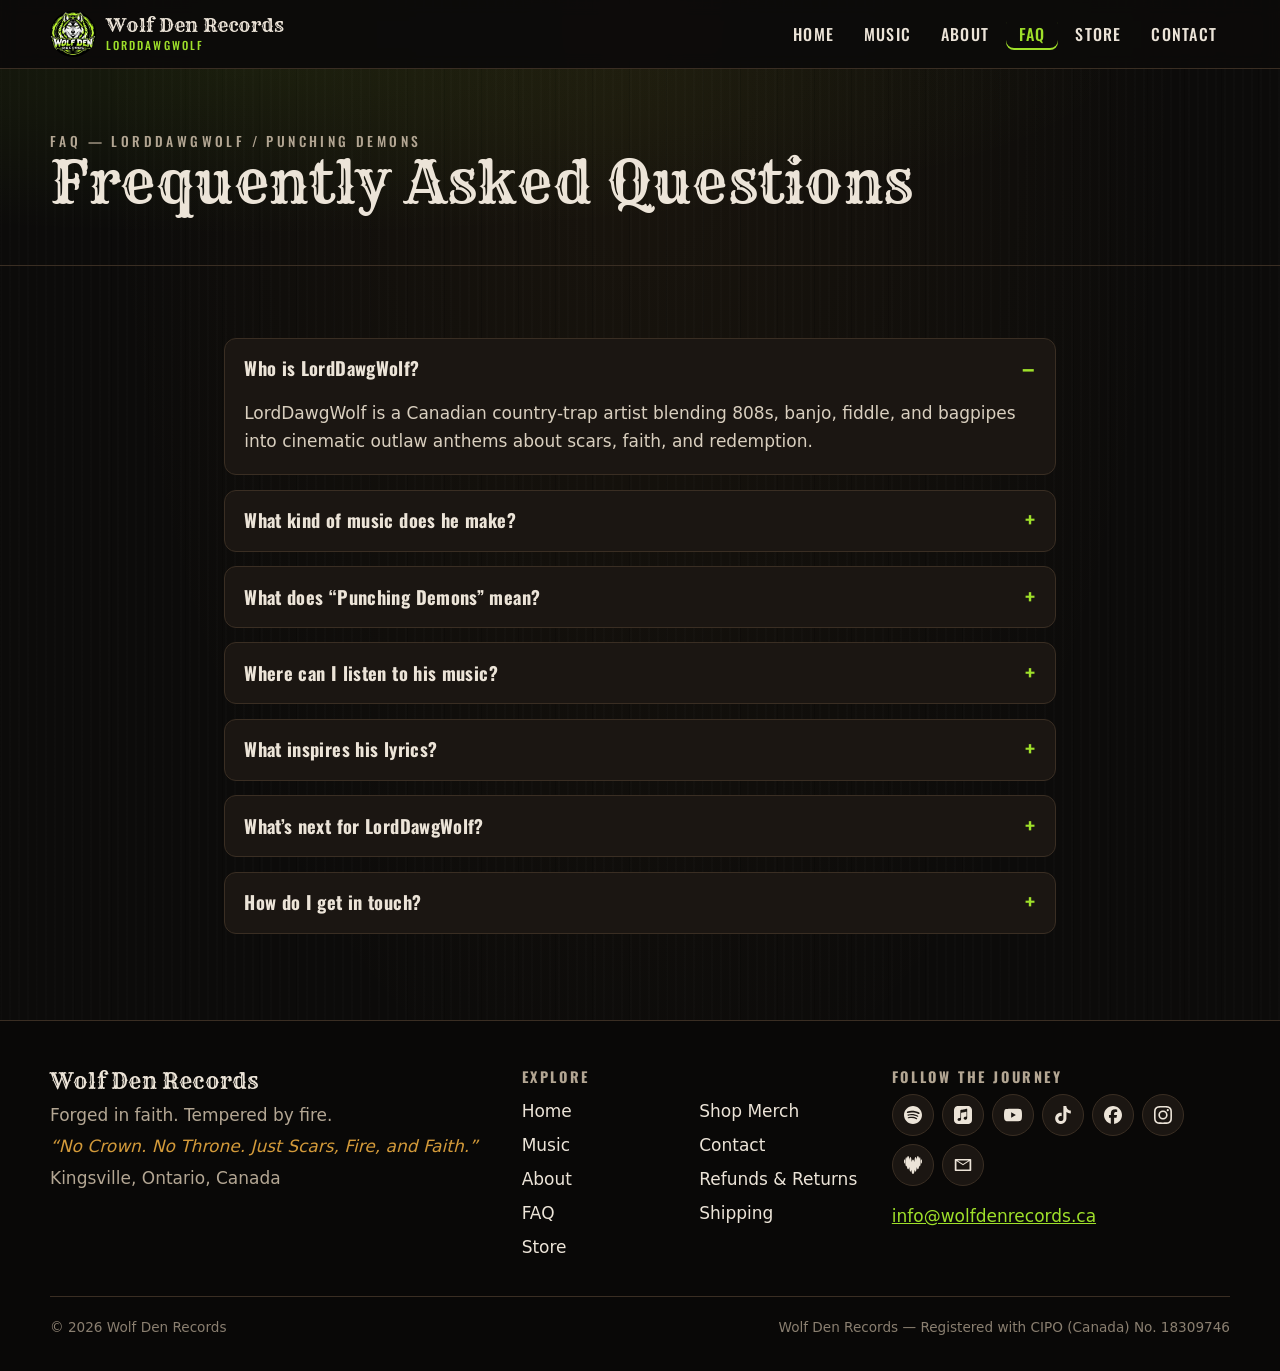
<file: faqs-1.html>
<!DOCTYPE html>
<html lang="en-CA"><head><meta charset="utf-8"><title>Redirecting…</title>
<meta name="robots" content="noindex"><link rel="canonical" href="https://wolfdenrecords.ca/faq.html">
<meta http-equiv="refresh" content="0; url=faq.html"></head>
<body><p>This page has moved: <a href="faq.html">faq.html</a></p></body></html>
</file>
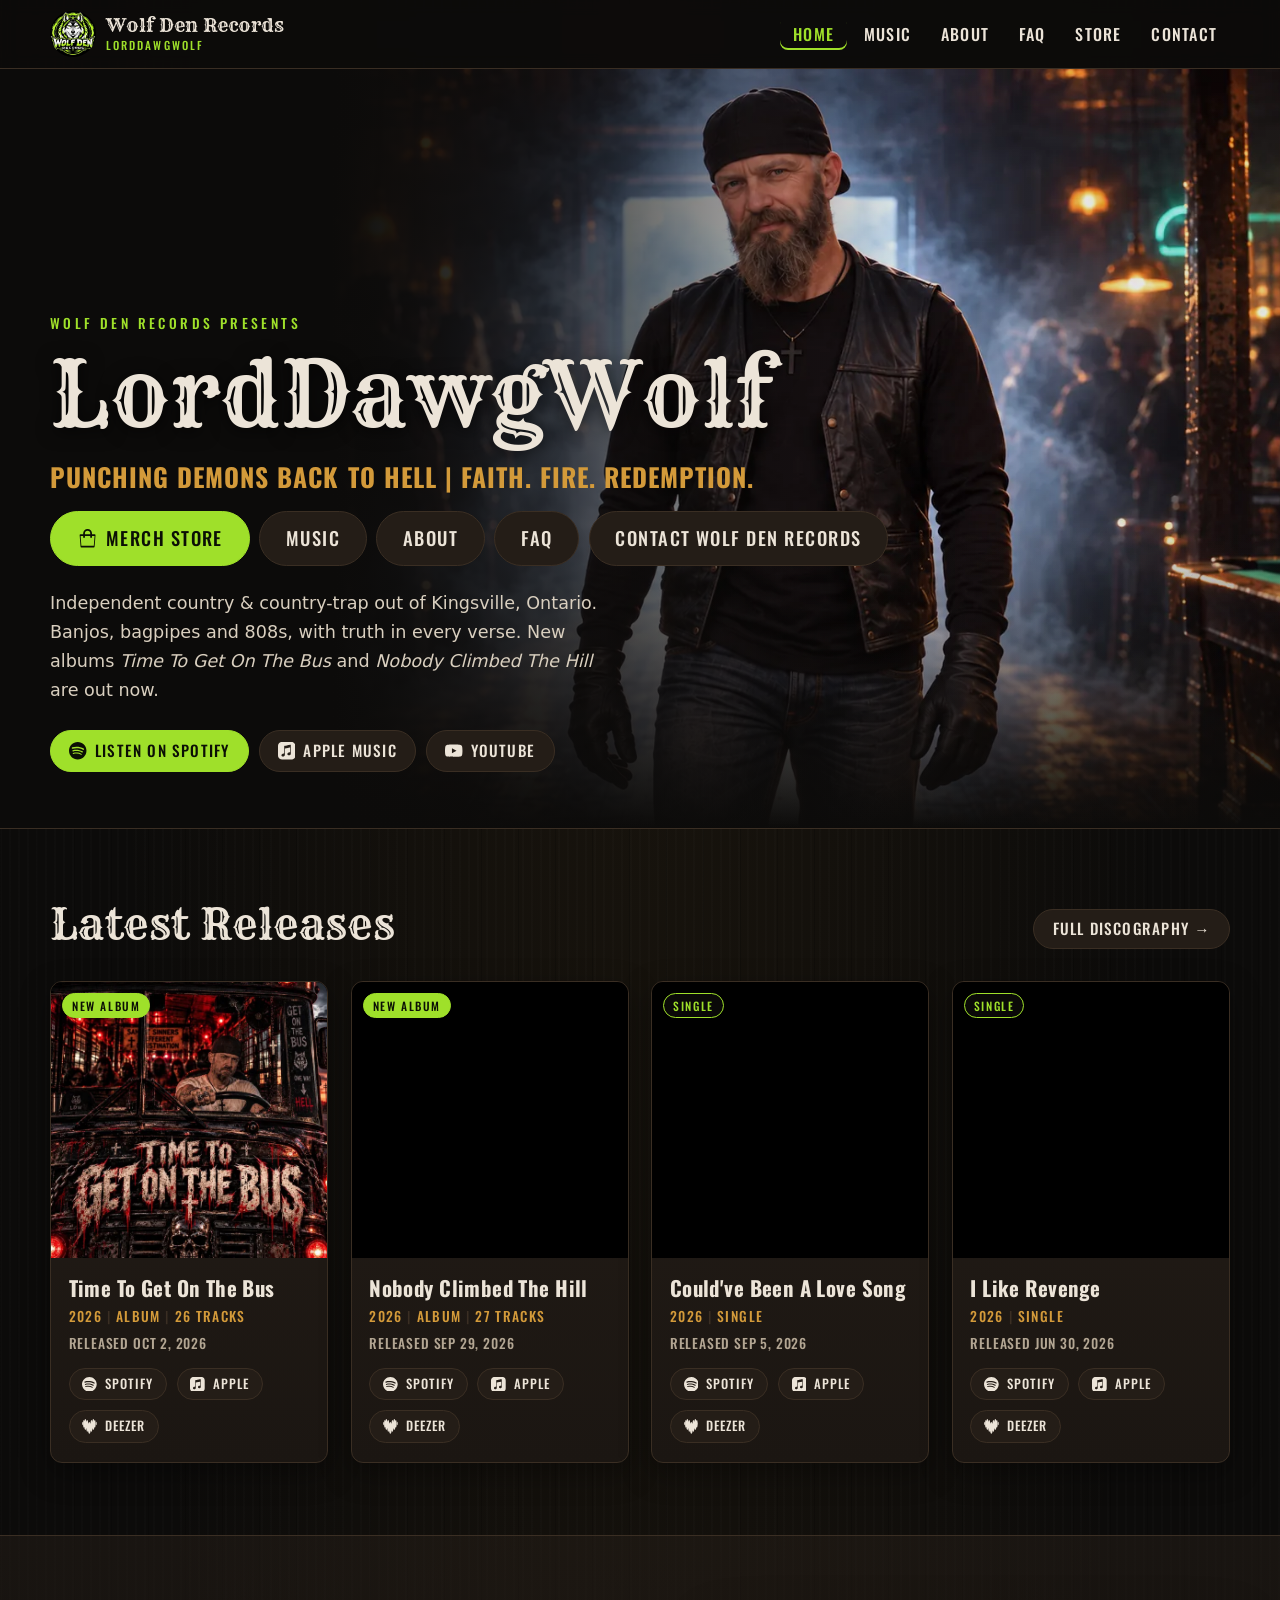
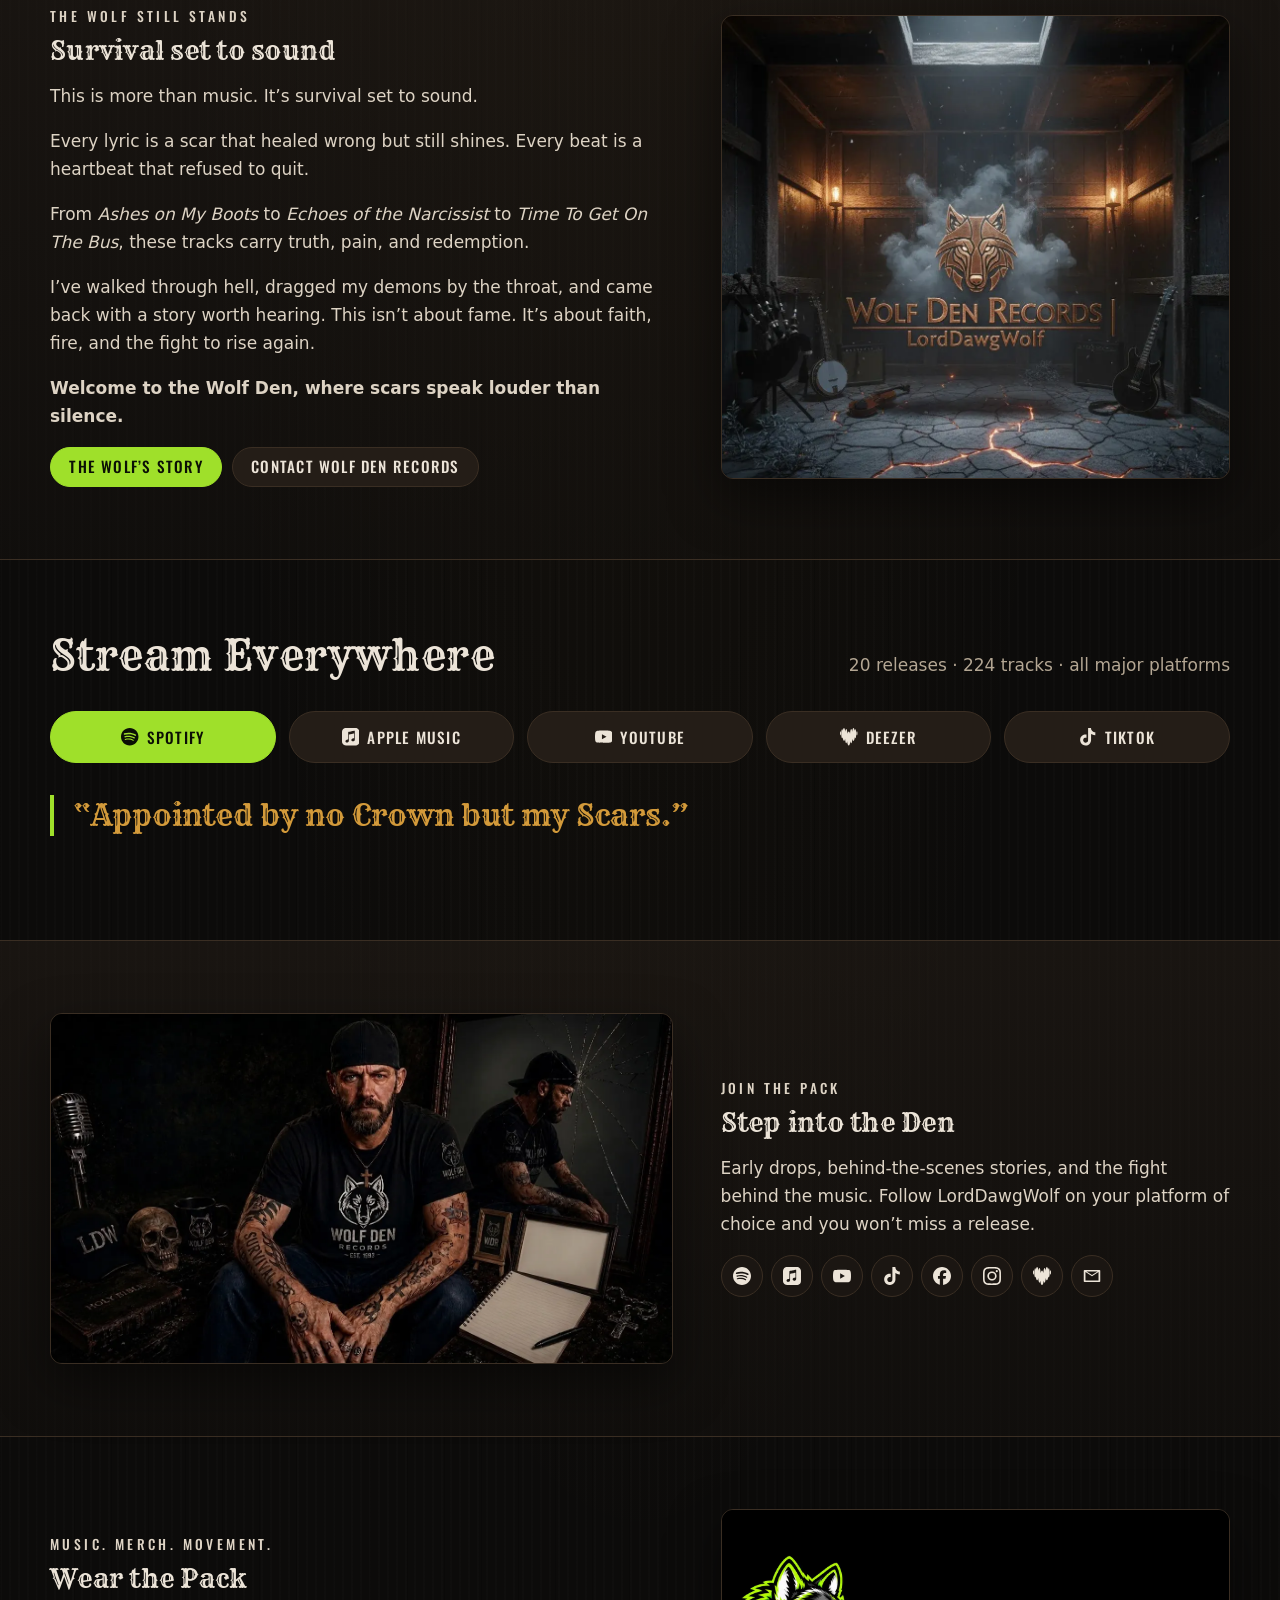
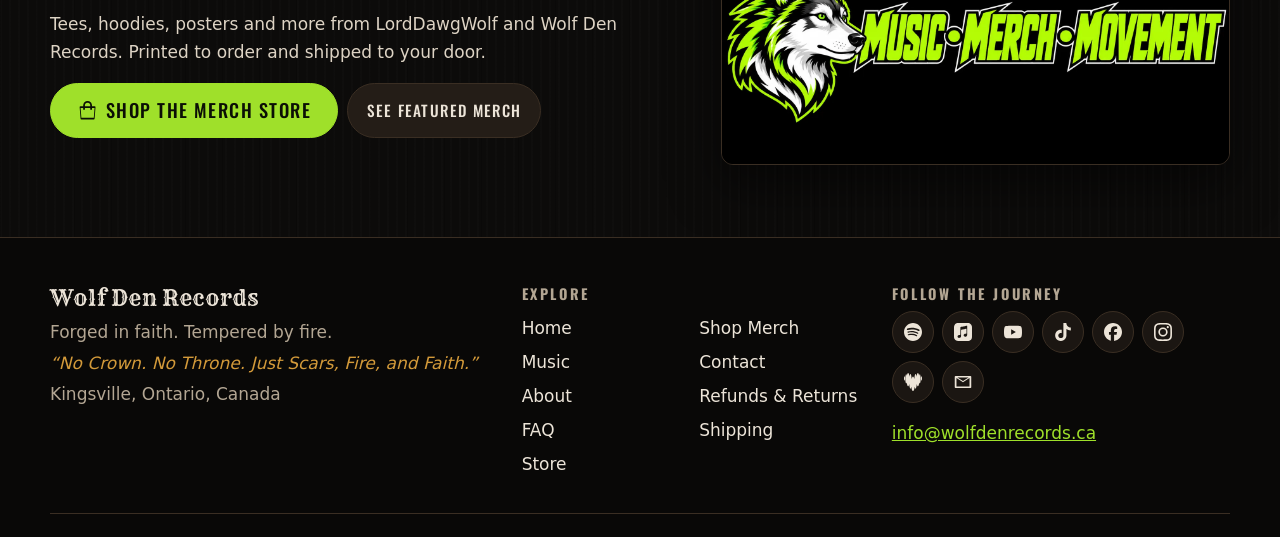
<file: home.html>
<!DOCTYPE html>
<html lang="en-CA"><head><meta charset="utf-8"><title>Redirecting…</title>
<meta name="robots" content="noindex"><link rel="canonical" href="https://wolfdenrecords.ca/index.html">
<meta http-equiv="refresh" content="0; url=index.html"></head>
<body><p>This page has moved: <a href="index.html">index.html</a></p></body></html>
</file>
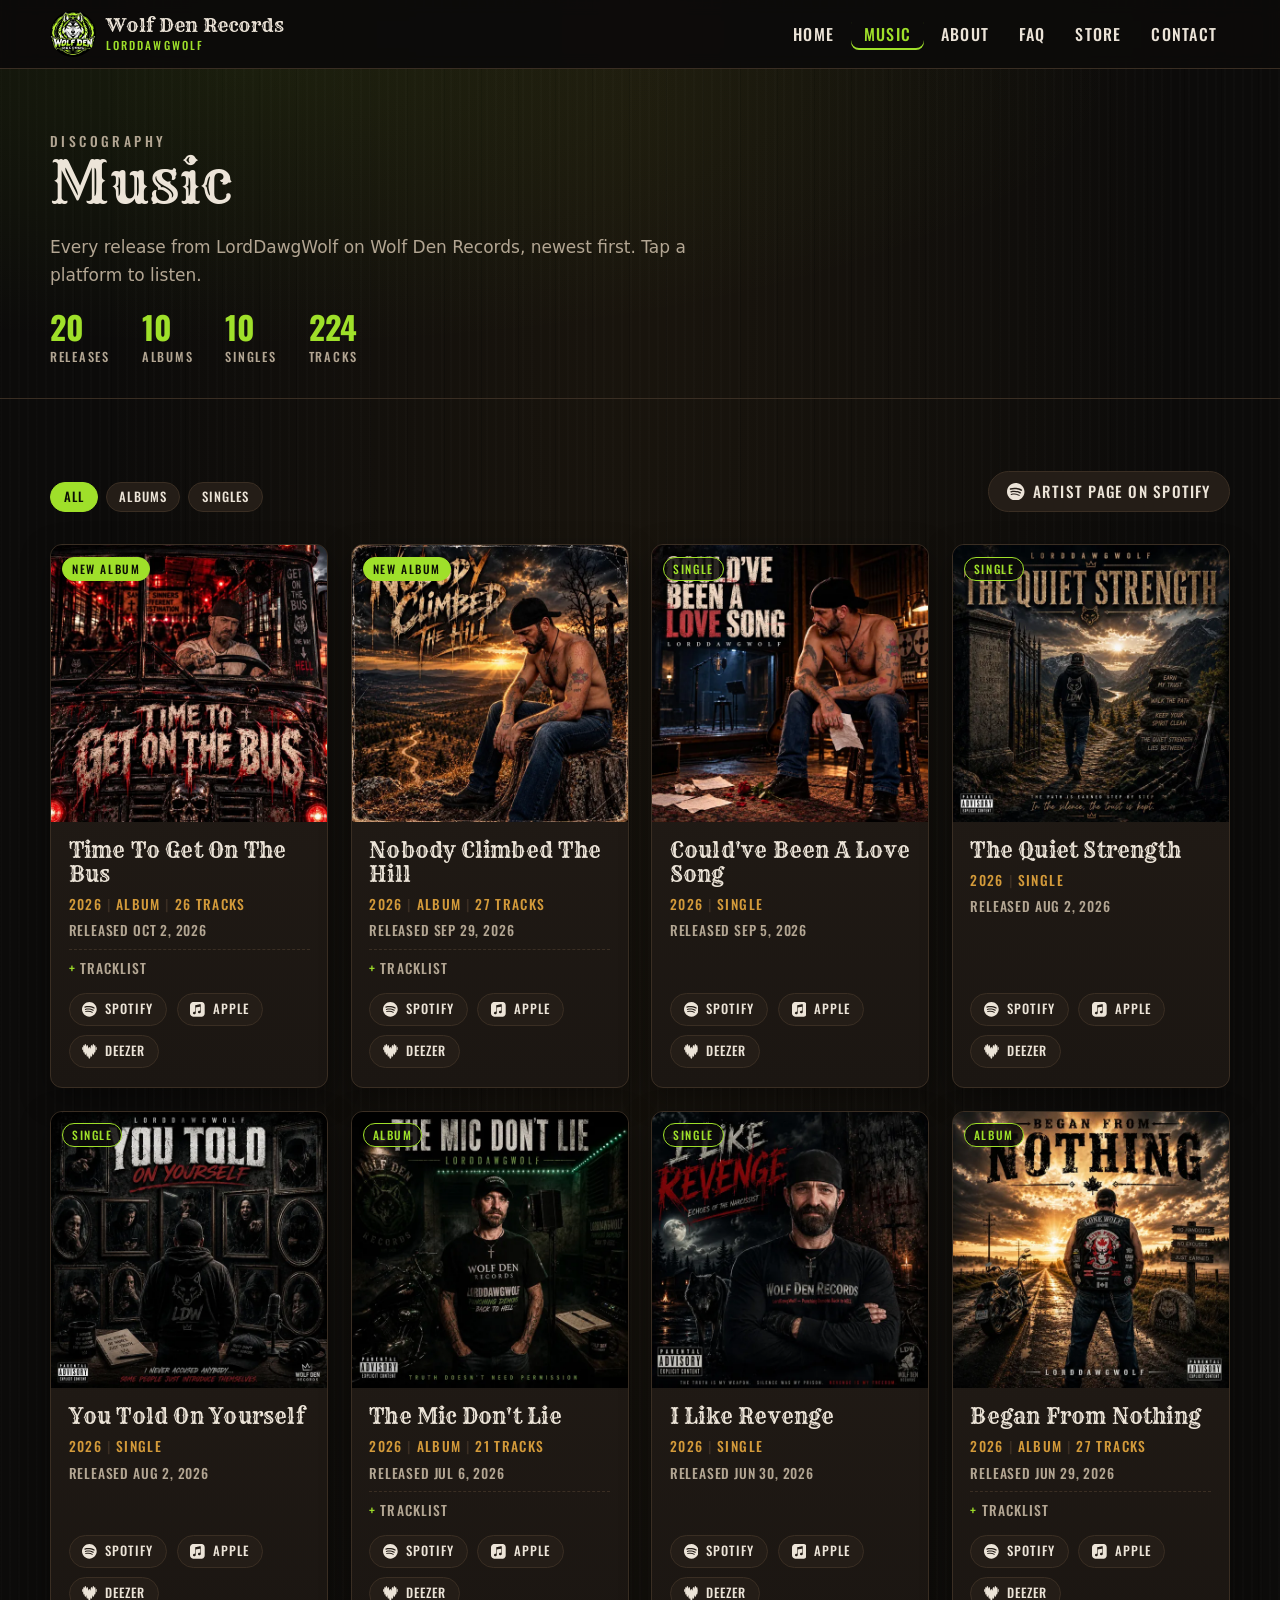
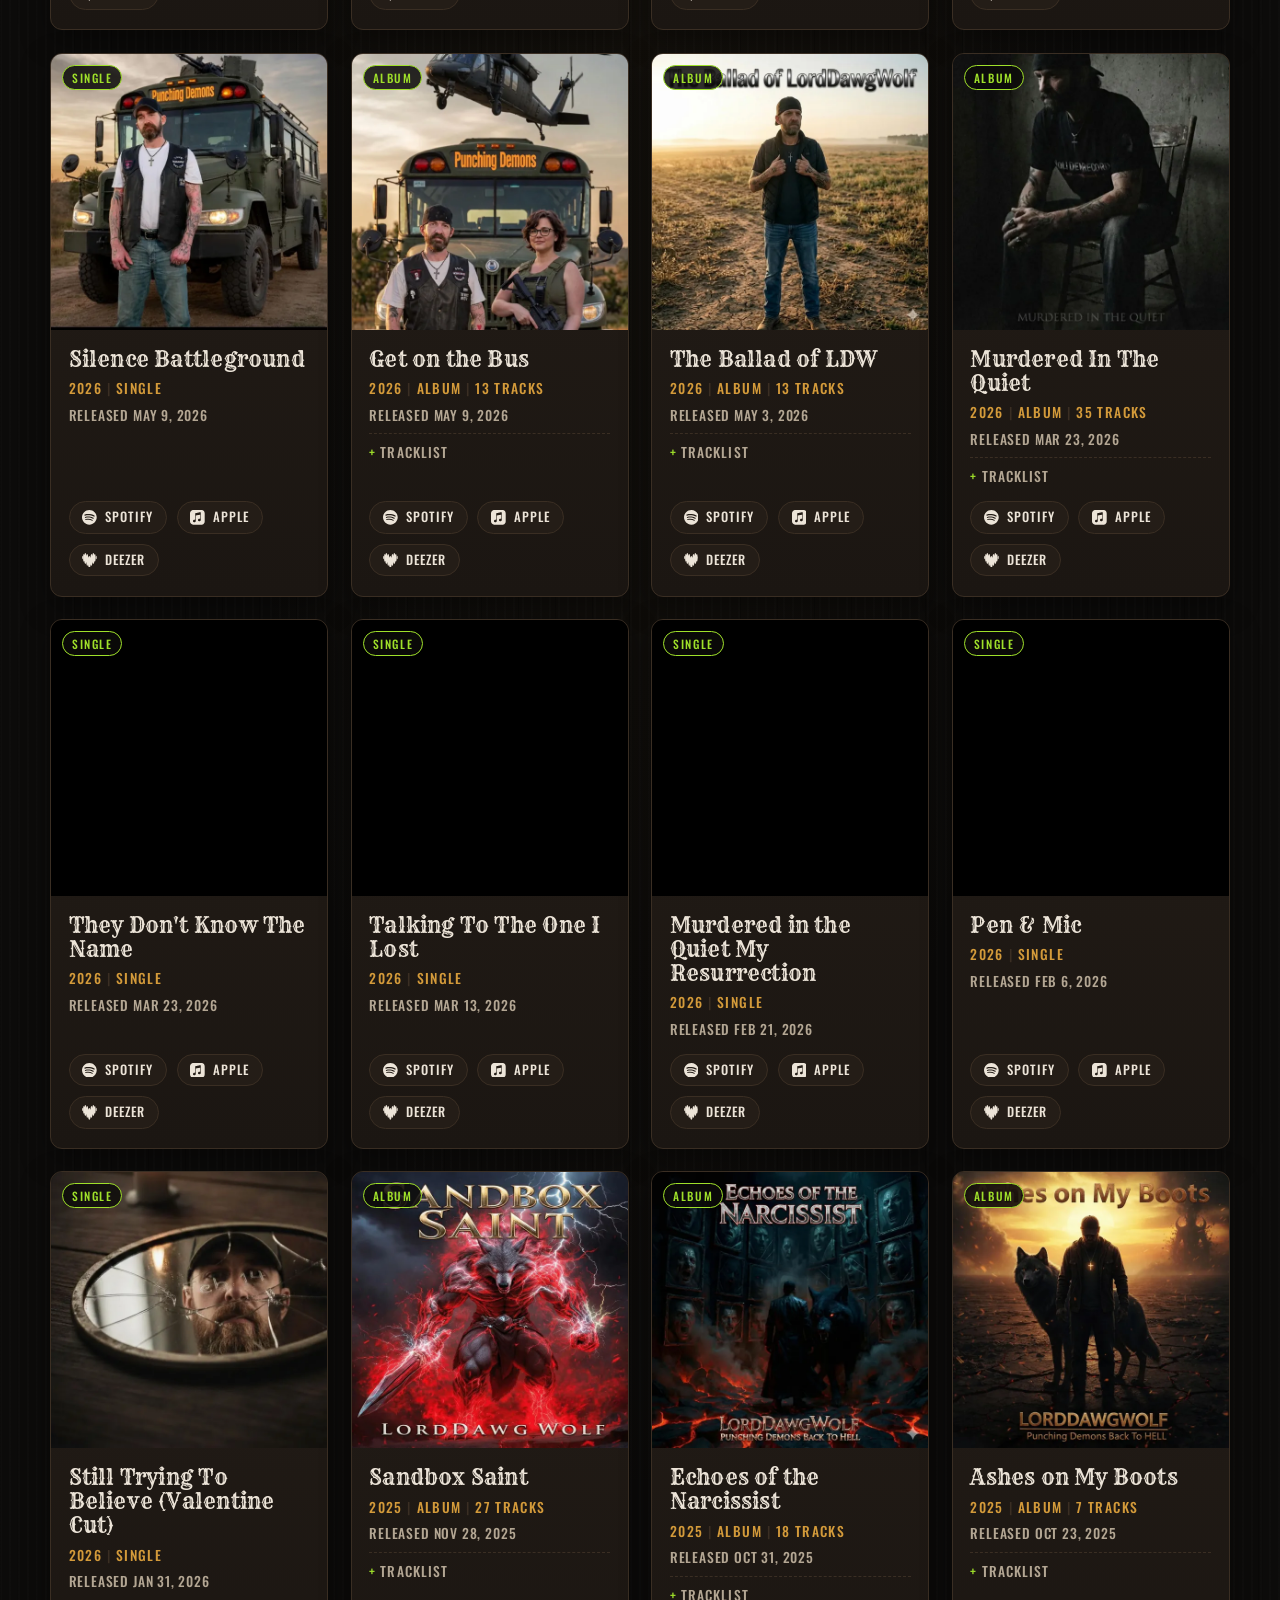
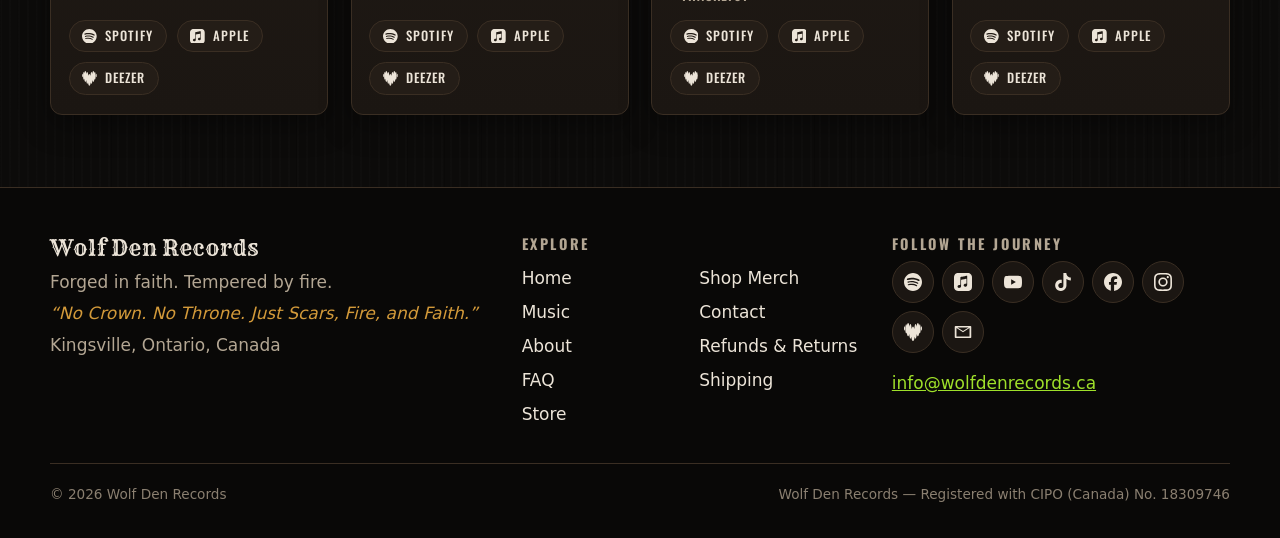
<file: music.html>
<!DOCTYPE html>
<html lang="en-CA">
<head>
<meta charset="utf-8">
<meta name="viewport" content="width=device-width, initial-scale=1">
<title>Music — Discography | LordDawgWolf | Wolf Den Records</title>
<meta name="description" content="Every LordDawgWolf release on Wolf Den Records: 10 albums and 10 singles, newest first. Stream on Spotify, Apple Music, Deezer and more.">
<link rel="canonical" href="https://wolfdenrecords.ca/music">
<meta name="theme-color" content="#0c0b0a">
<meta property="og:site_name" content="Wolf Den Records">
<meta property="og:type" content="website">
<meta property="og:locale" content="en_CA">
<meta property="og:title" content="Music — Discography | LordDawgWolf | Wolf Den Records">
<meta property="og:description" content="Every LordDawgWolf release on Wolf Den Records: 10 albums and 10 singles, newest first. Stream on Spotify, Apple Music, Deezer and more.">
<meta property="og:url" content="https://wolfdenrecords.ca/music">
<meta property="og:image" content="https://wolfdenrecords.ca/assets/img/og-image.jpg">
<meta property="og:image:alt" content="LordDawgWolf standing in a smoky saloon">
<meta name="twitter:card" content="summary_large_image">
<meta name="twitter:title" content="Music — Discography | LordDawgWolf | Wolf Den Records">
<meta name="twitter:description" content="Every LordDawgWolf release on Wolf Den Records: 10 albums and 10 singles, newest first. Stream on Spotify, Apple Music, Deezer and more.">
<meta name="twitter:image" content="https://wolfdenrecords.ca/assets/img/og-image.jpg">
<link rel="icon" href="favicon.ico" sizes="any">
<link rel="icon" type="image/png" sizes="32x32" href="assets/img/favicon-32.png">
<link rel="apple-touch-icon" href="apple-touch-icon.png">
<link rel="manifest" href="site.webmanifest">
<link rel="preload" href="assets/fonts/rye-latin.woff2" as="font" type="font/woff2" crossorigin>
<link rel="stylesheet" href="assets/css/style.css">
<script>document.documentElement.className+=' js'</script>
</head>
<body>
<a class="skip" href="#main">Skip to content</a>
<header class="site-header">
  <div class="wrap">
    <a class="brand" href="index.html" aria-label="Wolf Den Records home">
      <img src="assets/img/wolf-den-logo-160.webp" width="46" height="46" alt="">
      <span>Wolf Den Records<small>LordDawgWolf</small></span>
    </a>
    <button class="nav-toggle" aria-expanded="false" aria-controls="site-nav"><span class="bars"></span>Menu</button>
    <nav class="nav" id="site-nav" aria-label="Main">
      <ul><li><a href="index.html">Home</a></li><li><a href="music.html" aria-current="page">Music</a></li><li><a href="about.html">About</a></li><li><a href="faq.html">FAQ</a></li><li><a href="store.html">Store</a></li><li><a href="contact.html">Contact</a></li></ul>
    </nav>
  </div>
</header>
<main id="main">
<section class="page-head">
  <div class="wrap">
    <p class="eyebrow">Discography</p>
    <h1>Music</h1>
    <p>Every release from LordDawgWolf on Wolf Den Records, newest first. Tap a platform to listen.</p>
    <div class="stats">
      <div>20<span>Releases</span></div>
      <div>10<span>Albums</span></div>
      <div>10<span>Singles</span></div>
      <div>224<span>Tracks</span></div>
    </div>
  </div>
</section>
<section class="section">
  <div class="wrap">
    <div class="section-head">
      <h2 class="visually-hidden">All releases</h2>
      <div class="filters" role="group" aria-label="Filter releases" hidden>
        <button class="btn btn-sm" data-filter="all" aria-pressed="true">All</button>
        <button class="btn btn-sm" data-filter="album" aria-pressed="false">Albums</button>
        <button class="btn btn-sm" data-filter="single" aria-pressed="false">Singles</button>
      </div>
      <a class="btn" href="https://open.spotify.com/artist/54HKZPpDODuosJkeTmQR3r" target="_blank" rel="noopener"><svg aria-hidden="true" focusable="false" viewBox="0 0 24 24" xmlns="http://www.w3.org/2000/svg"><path d="M12 0C5.4 0 0 5.4 0 12s5.4 12 12 12 12-5.4 12-12S18.66 0 12 0zm5.521 17.34c-.24.359-.66.48-1.021.24-2.82-1.74-6.36-2.101-10.561-1.141-.418.122-.779-.179-.899-.539-.12-.421.18-.78.54-.9 4.56-1.021 8.52-.6 11.64 1.32.42.18.479.659.301 1.02zm1.44-3.3c-.301.42-.841.6-1.262.3-3.239-1.98-8.159-2.58-11.939-1.38-.479.12-1.02-.12-1.14-.6-.12-.48.12-1.021.6-1.141C9.6 9.9 15 10.561 18.72 12.84c.361.181.54.78.241 1.2zm.12-3.36C15.24 8.4 8.82 8.16 5.16 9.301c-.6.179-1.2-.181-1.38-.721-.18-.601.18-1.2.72-1.381 4.26-1.26 11.28-1.02 15.721 1.621.539.3.719 1.02.419 1.56-.299.421-1.02.599-1.559.3z"/></svg><span>Artist page on Spotify</span></a>
    </div>
    <div class="grid">
      <article class="card" data-type="album" id="time-to-get-on-the-bus">
  <div class="cover">
    <img src="assets/img/covers/time-to-get-on-the-bus.webp" width="600" height="600" alt="Time To Get On The Bus cover art" decoding="async">
    <span class="badge new">New Album</span>
  </div>
  <div class="card-body">
    <h2>Time To Get On The Bus</h2>
    <p class="meta">2026<span class="sep">|</span>Album<span class="sep">|</span>26 tracks</p>
    <p class="meta" style="color:var(--muted);letter-spacing:.06em">Released Oct 2, 2026</p>
    <details class="tracks"><summary>Tracklist</summary><ol><li>Guilt Follows Without</li><li>Rent-Free in Your Head<span class="e" title="Explicit">E</span></li><li>Karma Said No</li><li>Guilt-Free Exit<span class="e" title="Explicit">E</span></li><li>Echoes of the Narcissist 2</li><li>All These YearsIn The Dark (Now Watch Me Detonate)<span class="e" title="Explicit">E</span></li><li>Turn It Up<span class="e" title="Explicit">E</span></li><li>Take A Number</li><li>Smile Like Sin (Heart Like Ice)<span class="e" title="Explicit">E</span></li><li>Should&#x27;ve Kept Walkin&#x27;<span class="e" title="Explicit">E</span></li><li>Built This Monster<span class="e" title="Explicit">E</span></li><li>Cut Through The Room<span class="e" title="Explicit">E</span></li><li>Wolves Don&#x27;t Apologize<span class="e" title="Explicit">E</span></li><li>Consistency Is Key</li><li>Candy On Halloween</li><li>Wolfpack Loyalty</li><li>Time To Get On The Bus<span class="e" title="Explicit">E</span></li><li>It Knows Your Name<span class="e" title="Explicit">E</span></li><li>Heard Not Seen</li><li>Not Paid Yet</li><li>I Don&#x27;t Give A Damn No More<span class="e" title="Explicit">E</span></li><li>Six Feet Under</li><li>They Tried To Bury Me</li><li>When Truth Stand In Front Of You</li><li>Loved What I Gave</li><li>Name&#x27;s Been Given<span class="e" title="Explicit">E</span></li></ol></details>
    <div class="btn-row">
      <a class="btn btn-sm" href="https://open.spotify.com/album/0VPCMQKRj4ctDC8a9RQ6Iv" target="_blank" rel="noopener"><svg aria-hidden="true" focusable="false" viewBox="0 0 24 24" xmlns="http://www.w3.org/2000/svg"><path d="M12 0C5.4 0 0 5.4 0 12s5.4 12 12 12 12-5.4 12-12S18.66 0 12 0zm5.521 17.34c-.24.359-.66.48-1.021.24-2.82-1.74-6.36-2.101-10.561-1.141-.418.122-.779-.179-.899-.539-.12-.421.18-.78.54-.9 4.56-1.021 8.52-.6 11.64 1.32.42.18.479.659.301 1.02zm1.44-3.3c-.301.42-.841.6-1.262.3-3.239-1.98-8.159-2.58-11.939-1.38-.479.12-1.02-.12-1.14-.6-.12-.48.12-1.021.6-1.141C9.6 9.9 15 10.561 18.72 12.84c.361.181.54.78.241 1.2zm.12-3.36C15.24 8.4 8.82 8.16 5.16 9.301c-.6.179-1.2-.181-1.38-.721-.18-.601.18-1.2.72-1.381 4.26-1.26 11.28-1.02 15.721 1.621.539.3.719 1.02.419 1.56-.299.421-1.02.599-1.559.3z"/></svg><span>Spotify</span></a>
      <a class="btn btn-sm" href="https://music.apple.com/ca/album/6818849398" target="_blank" rel="noopener"><svg aria-hidden="true" focusable="false" viewBox="0 0 24 24" xmlns="http://www.w3.org/2000/svg"><path d="M23.994 6.124a9.23 9.23 0 00-.24-2.19c-.317-1.31-1.062-2.31-2.18-3.043a5.022 5.022 0 00-1.877-.726 10.496 10.496 0 00-1.564-.15c-.04-.003-.083-.01-.124-.013H5.986c-.152.01-.303.017-.455.026-.747.043-1.49.123-2.193.4-1.336.53-2.3 1.452-2.865 2.78-.192.448-.292.925-.363 1.408-.056.392-.088.785-.1 1.18 0 .032-.007.062-.01.093v12.223c.01.14.017.283.027.424.05.815.154 1.624.497 2.373.65 1.42 1.738 2.353 3.234 2.801.42.127.856.187 1.293.228.555.053 1.11.06 1.667.06h11.03a12.5 12.5 0 001.57-.1c.822-.106 1.596-.35 2.295-.81a5.046 5.046 0 001.88-2.207c.186-.42.293-.87.37-1.324.113-.675.138-1.358.137-2.04-.002-3.8 0-7.595-.003-11.393zm-6.423 3.99v5.712c0 .417-.058.827-.244 1.206-.29.59-.76.962-1.388 1.14-.35.1-.706.157-1.07.173-.95.045-1.773-.6-1.943-1.536a1.88 1.88 0 011.038-2.022c.323-.16.67-.25 1.018-.324.378-.082.758-.153 1.134-.24.274-.063.457-.23.51-.516a.904.904 0 00.02-.193c0-1.815 0-3.63-.002-5.443a.725.725 0 00-.026-.185c-.04-.15-.15-.243-.304-.234-.16.01-.318.035-.475.066-.76.15-1.52.303-2.28.456l-2.325.47-1.374.278c-.016.003-.032.01-.048.013-.277.077-.377.203-.39.49-.002.042 0 .086 0 .13-.002 2.602 0 5.204-.003 7.805 0 .42-.047.836-.215 1.227-.278.64-.77 1.04-1.434 1.233-.35.1-.71.16-1.075.172-.96.036-1.755-.6-1.92-1.544-.14-.812.23-1.685 1.154-2.075.357-.15.73-.232 1.108-.31.287-.06.575-.116.86-.177.383-.083.583-.323.6-.714v-.15c0-2.96 0-5.922.002-8.882 0-.123.013-.25.042-.37.07-.285.273-.448.546-.518.255-.066.515-.112.774-.165.733-.15 1.466-.296 2.2-.444l2.27-.46c.67-.134 1.34-.27 2.01-.403.22-.043.442-.088.663-.106.31-.025.523.17.554.482.008.073.012.148.012.223.002 1.91.002 3.822 0 5.732z"/></svg><span>Apple</span></a>
      <a class="btn btn-sm" href="https://www.deezer.com/album/1112443962" target="_blank" rel="noopener"><svg aria-hidden="true" focusable="false" viewBox="0 0 24 24" xmlns="http://www.w3.org/2000/svg"><path d="M.693 10.024c.381 0 .693-1.256.693-2.807 0-1.55-.312-2.807-.693-2.807C.312 4.41 0 5.666 0 7.217s.312 2.808.693 2.808ZM21.038 1.56c-.364 0-.684.805-.91 2.096C19.765 1.446 19.184 0 18.526 0c-.78 0-1.464 2.036-1.784 5-.312-2.158-.788-3.536-1.325-3.536-.745 0-1.386 2.704-1.62 6.472-.442-1.932-1.083-3.145-1.793-3.145s-1.35 1.213-1.793 3.145c-.242-3.76-.874-6.463-1.628-6.463-.537 0-1.013 1.378-1.325 3.535C6.938 2.036 6.262 0 5.474 0c-.658 0-1.247 1.447-1.602 3.665-.217-1.291-.546-2.105-.91-2.105-.675 0-1.221 2.807-1.221 6.272 0 3.466.546 6.273 1.221 6.273.277 0 .537-.476.736-1.273.32 2.928.996 4.938 1.776 4.938.606 0 1.143-1.204 1.507-3.11.251 3.622.875 6.195 1.602 6.195.46 0 .875-1.023 1.187-2.677C10.142 21.6 11 24 12.004 24c1.005 0 1.863-2.4 2.235-5.822.312 1.654.727 2.677 1.186 2.677.728 0 1.352-2.573 1.603-6.195.364 1.906.9 3.11 1.507 3.11.78 0 1.455-2.01 1.775-4.938.208.797.46 1.273.737 1.273.675 0 1.22-2.807 1.22-6.273-.008-3.457-.553-6.272-1.23-6.272ZM23.307 10.024c.381 0 .693-1.256.693-2.807 0-1.55-.312-2.807-.693-2.807-.381 0-.693 1.256-.693 2.807s.312 2.808.693 2.808Z"/></svg><span>Deezer</span></a>
    </div>
  </div>
</article><article class="card" data-type="album" id="nobody-climbed-the-hill">
  <div class="cover">
    <img src="assets/img/covers/nobody-climbed-the-hill.webp" width="600" height="600" alt="Nobody Climbed The Hill cover art" decoding="async">
    <span class="badge new">New Album</span>
  </div>
  <div class="card-body">
    <h2>Nobody Climbed The Hill</h2>
    <p class="meta">2026<span class="sep">|</span>Album<span class="sep">|</span>27 tracks</p>
    <p class="meta" style="color:var(--muted);letter-spacing:.06em">Released Sep 29, 2026</p>
    <details class="tracks"><summary>Tracklist</summary><ol><li>What Was Left Of Me</li><li>Nobody Came</li><li>Nobody Climbed The Hill</li><li>Never There</li><li>Where Do I Belong</li><li>Sorry I Was Here</li><li>Say What You Want</li><li>You Planted a Testimony</li><li>Truth Walked In</li><li>Whatever You Lie</li><li>Truth Brings the Light</li><li>Made the Demons Learn My Name Remake</li><li>Bleeding Betrayal</li><li>Paper Trail Payback</li><li>More Than Just A &quot;Hey&quot;</li><li>Hope Erased</li><li>Still One Piece Left</li><li>I&#x27;d Rather Be Alone</li><li>Washed in Red</li><li>See With No Eyes</li><li>Mirror Rule</li><li>Souls In Decline</li><li>He Stands</li><li>God Moves The Chairs</li><li>Period</li><li>This Ain&#x27;t a Love Song</li><li>World&#x27;s End Party</li></ol></details>
    <div class="btn-row">
      <a class="btn btn-sm" href="https://open.spotify.com/album/1J46hDo4myG3IOfuHNoisw" target="_blank" rel="noopener"><svg aria-hidden="true" focusable="false" viewBox="0 0 24 24" xmlns="http://www.w3.org/2000/svg"><path d="M12 0C5.4 0 0 5.4 0 12s5.4 12 12 12 12-5.4 12-12S18.66 0 12 0zm5.521 17.34c-.24.359-.66.48-1.021.24-2.82-1.74-6.36-2.101-10.561-1.141-.418.122-.779-.179-.899-.539-.12-.421.18-.78.54-.9 4.56-1.021 8.52-.6 11.64 1.32.42.18.479.659.301 1.02zm1.44-3.3c-.301.42-.841.6-1.262.3-3.239-1.98-8.159-2.58-11.939-1.38-.479.12-1.02-.12-1.14-.6-.12-.48.12-1.021.6-1.141C9.6 9.9 15 10.561 18.72 12.84c.361.181.54.78.241 1.2zm.12-3.36C15.24 8.4 8.82 8.16 5.16 9.301c-.6.179-1.2-.181-1.38-.721-.18-.601.18-1.2.72-1.381 4.26-1.26 11.28-1.02 15.721 1.621.539.3.719 1.02.419 1.56-.299.421-1.02.599-1.559.3z"/></svg><span>Spotify</span></a>
      <a class="btn btn-sm" href="https://music.apple.com/ca/album/6817637876" target="_blank" rel="noopener"><svg aria-hidden="true" focusable="false" viewBox="0 0 24 24" xmlns="http://www.w3.org/2000/svg"><path d="M23.994 6.124a9.23 9.23 0 00-.24-2.19c-.317-1.31-1.062-2.31-2.18-3.043a5.022 5.022 0 00-1.877-.726 10.496 10.496 0 00-1.564-.15c-.04-.003-.083-.01-.124-.013H5.986c-.152.01-.303.017-.455.026-.747.043-1.49.123-2.193.4-1.336.53-2.3 1.452-2.865 2.78-.192.448-.292.925-.363 1.408-.056.392-.088.785-.1 1.18 0 .032-.007.062-.01.093v12.223c.01.14.017.283.027.424.05.815.154 1.624.497 2.373.65 1.42 1.738 2.353 3.234 2.801.42.127.856.187 1.293.228.555.053 1.11.06 1.667.06h11.03a12.5 12.5 0 001.57-.1c.822-.106 1.596-.35 2.295-.81a5.046 5.046 0 001.88-2.207c.186-.42.293-.87.37-1.324.113-.675.138-1.358.137-2.04-.002-3.8 0-7.595-.003-11.393zm-6.423 3.99v5.712c0 .417-.058.827-.244 1.206-.29.59-.76.962-1.388 1.14-.35.1-.706.157-1.07.173-.95.045-1.773-.6-1.943-1.536a1.88 1.88 0 011.038-2.022c.323-.16.67-.25 1.018-.324.378-.082.758-.153 1.134-.24.274-.063.457-.23.51-.516a.904.904 0 00.02-.193c0-1.815 0-3.63-.002-5.443a.725.725 0 00-.026-.185c-.04-.15-.15-.243-.304-.234-.16.01-.318.035-.475.066-.76.15-1.52.303-2.28.456l-2.325.47-1.374.278c-.016.003-.032.01-.048.013-.277.077-.377.203-.39.49-.002.042 0 .086 0 .13-.002 2.602 0 5.204-.003 7.805 0 .42-.047.836-.215 1.227-.278.64-.77 1.04-1.434 1.233-.35.1-.71.16-1.075.172-.96.036-1.755-.6-1.92-1.544-.14-.812.23-1.685 1.154-2.075.357-.15.73-.232 1.108-.31.287-.06.575-.116.86-.177.383-.083.583-.323.6-.714v-.15c0-2.96 0-5.922.002-8.882 0-.123.013-.25.042-.37.07-.285.273-.448.546-.518.255-.066.515-.112.774-.165.733-.15 1.466-.296 2.2-.444l2.27-.46c.67-.134 1.34-.27 2.01-.403.22-.043.442-.088.663-.106.31-.025.523.17.554.482.008.073.012.148.012.223.002 1.91.002 3.822 0 5.732z"/></svg><span>Apple</span></a>
      <a class="btn btn-sm" href="https://www.deezer.com/album/1109908102" target="_blank" rel="noopener"><svg aria-hidden="true" focusable="false" viewBox="0 0 24 24" xmlns="http://www.w3.org/2000/svg"><path d="M.693 10.024c.381 0 .693-1.256.693-2.807 0-1.55-.312-2.807-.693-2.807C.312 4.41 0 5.666 0 7.217s.312 2.808.693 2.808ZM21.038 1.56c-.364 0-.684.805-.91 2.096C19.765 1.446 19.184 0 18.526 0c-.78 0-1.464 2.036-1.784 5-.312-2.158-.788-3.536-1.325-3.536-.745 0-1.386 2.704-1.62 6.472-.442-1.932-1.083-3.145-1.793-3.145s-1.35 1.213-1.793 3.145c-.242-3.76-.874-6.463-1.628-6.463-.537 0-1.013 1.378-1.325 3.535C6.938 2.036 6.262 0 5.474 0c-.658 0-1.247 1.447-1.602 3.665-.217-1.291-.546-2.105-.91-2.105-.675 0-1.221 2.807-1.221 6.272 0 3.466.546 6.273 1.221 6.273.277 0 .537-.476.736-1.273.32 2.928.996 4.938 1.776 4.938.606 0 1.143-1.204 1.507-3.11.251 3.622.875 6.195 1.602 6.195.46 0 .875-1.023 1.187-2.677C10.142 21.6 11 24 12.004 24c1.005 0 1.863-2.4 2.235-5.822.312 1.654.727 2.677 1.186 2.677.728 0 1.352-2.573 1.603-6.195.364 1.906.9 3.11 1.507 3.11.78 0 1.455-2.01 1.775-4.938.208.797.46 1.273.737 1.273.675 0 1.22-2.807 1.22-6.273-.008-3.457-.553-6.272-1.23-6.272ZM23.307 10.024c.381 0 .693-1.256.693-2.807 0-1.55-.312-2.807-.693-2.807-.381 0-.693 1.256-.693 2.807s.312 2.808.693 2.808Z"/></svg><span>Deezer</span></a>
    </div>
  </div>
</article><article class="card" data-type="single" id="couldve-been-a-love-song">
  <div class="cover">
    <img src="assets/img/covers/couldve-been-a-love-song.webp" width="600" height="600" alt="Could&#x27;ve Been A Love Song cover art" decoding="async">
    <span class="badge">Single</span>
  </div>
  <div class="card-body">
    <h2>Could&#x27;ve Been A Love Song</h2>
    <p class="meta">2026<span class="sep">|</span>Single</p>
    <p class="meta" style="color:var(--muted);letter-spacing:.06em">Released Sep 5, 2026</p>
    
    <div class="btn-row">
      <a class="btn btn-sm" href="https://open.spotify.com/album/2A6qe8RYlAajyJx7Ziok0I" target="_blank" rel="noopener"><svg aria-hidden="true" focusable="false" viewBox="0 0 24 24" xmlns="http://www.w3.org/2000/svg"><path d="M12 0C5.4 0 0 5.4 0 12s5.4 12 12 12 12-5.4 12-12S18.66 0 12 0zm5.521 17.34c-.24.359-.66.48-1.021.24-2.82-1.74-6.36-2.101-10.561-1.141-.418.122-.779-.179-.899-.539-.12-.421.18-.78.54-.9 4.56-1.021 8.52-.6 11.64 1.32.42.18.479.659.301 1.02zm1.44-3.3c-.301.42-.841.6-1.262.3-3.239-1.98-8.159-2.58-11.939-1.38-.479.12-1.02-.12-1.14-.6-.12-.48.12-1.021.6-1.141C9.6 9.9 15 10.561 18.72 12.84c.361.181.54.78.241 1.2zm.12-3.36C15.24 8.4 8.82 8.16 5.16 9.301c-.6.179-1.2-.181-1.38-.721-.18-.601.18-1.2.72-1.381 4.26-1.26 11.28-1.02 15.721 1.621.539.3.719 1.02.419 1.56-.299.421-1.02.599-1.559.3z"/></svg><span>Spotify</span></a>
      <a class="btn btn-sm" href="https://music.apple.com/ca/album/6808920932" target="_blank" rel="noopener"><svg aria-hidden="true" focusable="false" viewBox="0 0 24 24" xmlns="http://www.w3.org/2000/svg"><path d="M23.994 6.124a9.23 9.23 0 00-.24-2.19c-.317-1.31-1.062-2.31-2.18-3.043a5.022 5.022 0 00-1.877-.726 10.496 10.496 0 00-1.564-.15c-.04-.003-.083-.01-.124-.013H5.986c-.152.01-.303.017-.455.026-.747.043-1.49.123-2.193.4-1.336.53-2.3 1.452-2.865 2.78-.192.448-.292.925-.363 1.408-.056.392-.088.785-.1 1.18 0 .032-.007.062-.01.093v12.223c.01.14.017.283.027.424.05.815.154 1.624.497 2.373.65 1.42 1.738 2.353 3.234 2.801.42.127.856.187 1.293.228.555.053 1.11.06 1.667.06h11.03a12.5 12.5 0 001.57-.1c.822-.106 1.596-.35 2.295-.81a5.046 5.046 0 001.88-2.207c.186-.42.293-.87.37-1.324.113-.675.138-1.358.137-2.04-.002-3.8 0-7.595-.003-11.393zm-6.423 3.99v5.712c0 .417-.058.827-.244 1.206-.29.59-.76.962-1.388 1.14-.35.1-.706.157-1.07.173-.95.045-1.773-.6-1.943-1.536a1.88 1.88 0 011.038-2.022c.323-.16.67-.25 1.018-.324.378-.082.758-.153 1.134-.24.274-.063.457-.23.51-.516a.904.904 0 00.02-.193c0-1.815 0-3.63-.002-5.443a.725.725 0 00-.026-.185c-.04-.15-.15-.243-.304-.234-.16.01-.318.035-.475.066-.76.15-1.52.303-2.28.456l-2.325.47-1.374.278c-.016.003-.032.01-.048.013-.277.077-.377.203-.39.49-.002.042 0 .086 0 .13-.002 2.602 0 5.204-.003 7.805 0 .42-.047.836-.215 1.227-.278.64-.77 1.04-1.434 1.233-.35.1-.71.16-1.075.172-.96.036-1.755-.6-1.92-1.544-.14-.812.23-1.685 1.154-2.075.357-.15.73-.232 1.108-.31.287-.06.575-.116.86-.177.383-.083.583-.323.6-.714v-.15c0-2.96 0-5.922.002-8.882 0-.123.013-.25.042-.37.07-.285.273-.448.546-.518.255-.066.515-.112.774-.165.733-.15 1.466-.296 2.2-.444l2.27-.46c.67-.134 1.34-.27 2.01-.403.22-.043.442-.088.663-.106.31-.025.523.17.554.482.008.073.012.148.012.223.002 1.91.002 3.822 0 5.732z"/></svg><span>Apple</span></a>
      <a class="btn btn-sm" href="https://www.deezer.com/album/1071551472" target="_blank" rel="noopener"><svg aria-hidden="true" focusable="false" viewBox="0 0 24 24" xmlns="http://www.w3.org/2000/svg"><path d="M.693 10.024c.381 0 .693-1.256.693-2.807 0-1.55-.312-2.807-.693-2.807C.312 4.41 0 5.666 0 7.217s.312 2.808.693 2.808ZM21.038 1.56c-.364 0-.684.805-.91 2.096C19.765 1.446 19.184 0 18.526 0c-.78 0-1.464 2.036-1.784 5-.312-2.158-.788-3.536-1.325-3.536-.745 0-1.386 2.704-1.62 6.472-.442-1.932-1.083-3.145-1.793-3.145s-1.35 1.213-1.793 3.145c-.242-3.76-.874-6.463-1.628-6.463-.537 0-1.013 1.378-1.325 3.535C6.938 2.036 6.262 0 5.474 0c-.658 0-1.247 1.447-1.602 3.665-.217-1.291-.546-2.105-.91-2.105-.675 0-1.221 2.807-1.221 6.272 0 3.466.546 6.273 1.221 6.273.277 0 .537-.476.736-1.273.32 2.928.996 4.938 1.776 4.938.606 0 1.143-1.204 1.507-3.11.251 3.622.875 6.195 1.602 6.195.46 0 .875-1.023 1.187-2.677C10.142 21.6 11 24 12.004 24c1.005 0 1.863-2.4 2.235-5.822.312 1.654.727 2.677 1.186 2.677.728 0 1.352-2.573 1.603-6.195.364 1.906.9 3.11 1.507 3.11.78 0 1.455-2.01 1.775-4.938.208.797.46 1.273.737 1.273.675 0 1.22-2.807 1.22-6.273-.008-3.457-.553-6.272-1.23-6.272ZM23.307 10.024c.381 0 .693-1.256.693-2.807 0-1.55-.312-2.807-.693-2.807-.381 0-.693 1.256-.693 2.807s.312 2.808.693 2.808Z"/></svg><span>Deezer</span></a>
    </div>
  </div>
</article><article class="card" data-type="single" id="the-quiet-strength">
  <div class="cover">
    <img src="assets/img/covers/the-quiet-strength.webp" width="600" height="600" alt="The Quiet Strength cover art" decoding="async">
    <span class="badge">Single</span>
  </div>
  <div class="card-body">
    <h2>The Quiet Strength</h2>
    <p class="meta">2026<span class="sep">|</span>Single</p>
    <p class="meta" style="color:var(--muted);letter-spacing:.06em">Released Aug 2, 2026</p>
    
    <div class="btn-row">
      <a class="btn btn-sm" href="https://open.spotify.com/track/0B2XoyI68vDdmxR4NiHX0h" target="_blank" rel="noopener"><svg aria-hidden="true" focusable="false" viewBox="0 0 24 24" xmlns="http://www.w3.org/2000/svg"><path d="M12 0C5.4 0 0 5.4 0 12s5.4 12 12 12 12-5.4 12-12S18.66 0 12 0zm5.521 17.34c-.24.359-.66.48-1.021.24-2.82-1.74-6.36-2.101-10.561-1.141-.418.122-.779-.179-.899-.539-.12-.421.18-.78.54-.9 4.56-1.021 8.52-.6 11.64 1.32.42.18.479.659.301 1.02zm1.44-3.3c-.301.42-.841.6-1.262.3-3.239-1.98-8.159-2.58-11.939-1.38-.479.12-1.02-.12-1.14-.6-.12-.48.12-1.021.6-1.141C9.6 9.9 15 10.561 18.72 12.84c.361.181.54.78.241 1.2zm.12-3.36C15.24 8.4 8.82 8.16 5.16 9.301c-.6.179-1.2-.181-1.38-.721-.18-.601.18-1.2.72-1.381 4.26-1.26 11.28-1.02 15.721 1.621.539.3.719 1.02.419 1.56-.299.421-1.02.599-1.559.3z"/></svg><span>Spotify</span></a>
      <a class="btn btn-sm" href="https://music.apple.com/ca/album/6797251609" target="_blank" rel="noopener"><svg aria-hidden="true" focusable="false" viewBox="0 0 24 24" xmlns="http://www.w3.org/2000/svg"><path d="M23.994 6.124a9.23 9.23 0 00-.24-2.19c-.317-1.31-1.062-2.31-2.18-3.043a5.022 5.022 0 00-1.877-.726 10.496 10.496 0 00-1.564-.15c-.04-.003-.083-.01-.124-.013H5.986c-.152.01-.303.017-.455.026-.747.043-1.49.123-2.193.4-1.336.53-2.3 1.452-2.865 2.78-.192.448-.292.925-.363 1.408-.056.392-.088.785-.1 1.18 0 .032-.007.062-.01.093v12.223c.01.14.017.283.027.424.05.815.154 1.624.497 2.373.65 1.42 1.738 2.353 3.234 2.801.42.127.856.187 1.293.228.555.053 1.11.06 1.667.06h11.03a12.5 12.5 0 001.57-.1c.822-.106 1.596-.35 2.295-.81a5.046 5.046 0 001.88-2.207c.186-.42.293-.87.37-1.324.113-.675.138-1.358.137-2.04-.002-3.8 0-7.595-.003-11.393zm-6.423 3.99v5.712c0 .417-.058.827-.244 1.206-.29.59-.76.962-1.388 1.14-.35.1-.706.157-1.07.173-.95.045-1.773-.6-1.943-1.536a1.88 1.88 0 011.038-2.022c.323-.16.67-.25 1.018-.324.378-.082.758-.153 1.134-.24.274-.063.457-.23.51-.516a.904.904 0 00.02-.193c0-1.815 0-3.63-.002-5.443a.725.725 0 00-.026-.185c-.04-.15-.15-.243-.304-.234-.16.01-.318.035-.475.066-.76.15-1.52.303-2.28.456l-2.325.47-1.374.278c-.016.003-.032.01-.048.013-.277.077-.377.203-.39.49-.002.042 0 .086 0 .13-.002 2.602 0 5.204-.003 7.805 0 .42-.047.836-.215 1.227-.278.64-.77 1.04-1.434 1.233-.35.1-.71.16-1.075.172-.96.036-1.755-.6-1.92-1.544-.14-.812.23-1.685 1.154-2.075.357-.15.73-.232 1.108-.31.287-.06.575-.116.86-.177.383-.083.583-.323.6-.714v-.15c0-2.96 0-5.922.002-8.882 0-.123.013-.25.042-.37.07-.285.273-.448.546-.518.255-.066.515-.112.774-.165.733-.15 1.466-.296 2.2-.444l2.27-.46c.67-.134 1.34-.27 2.01-.403.22-.043.442-.088.663-.106.31-.025.523.17.554.482.008.073.012.148.012.223.002 1.91.002 3.822 0 5.732z"/></svg><span>Apple</span></a>
      <a class="btn btn-sm" href="https://www.deezer.com/album/1044394112" target="_blank" rel="noopener"><svg aria-hidden="true" focusable="false" viewBox="0 0 24 24" xmlns="http://www.w3.org/2000/svg"><path d="M.693 10.024c.381 0 .693-1.256.693-2.807 0-1.55-.312-2.807-.693-2.807C.312 4.41 0 5.666 0 7.217s.312 2.808.693 2.808ZM21.038 1.56c-.364 0-.684.805-.91 2.096C19.765 1.446 19.184 0 18.526 0c-.78 0-1.464 2.036-1.784 5-.312-2.158-.788-3.536-1.325-3.536-.745 0-1.386 2.704-1.62 6.472-.442-1.932-1.083-3.145-1.793-3.145s-1.35 1.213-1.793 3.145c-.242-3.76-.874-6.463-1.628-6.463-.537 0-1.013 1.378-1.325 3.535C6.938 2.036 6.262 0 5.474 0c-.658 0-1.247 1.447-1.602 3.665-.217-1.291-.546-2.105-.91-2.105-.675 0-1.221 2.807-1.221 6.272 0 3.466.546 6.273 1.221 6.273.277 0 .537-.476.736-1.273.32 2.928.996 4.938 1.776 4.938.606 0 1.143-1.204 1.507-3.11.251 3.622.875 6.195 1.602 6.195.46 0 .875-1.023 1.187-2.677C10.142 21.6 11 24 12.004 24c1.005 0 1.863-2.4 2.235-5.822.312 1.654.727 2.677 1.186 2.677.728 0 1.352-2.573 1.603-6.195.364 1.906.9 3.11 1.507 3.11.78 0 1.455-2.01 1.775-4.938.208.797.46 1.273.737 1.273.675 0 1.22-2.807 1.22-6.273-.008-3.457-.553-6.272-1.23-6.272ZM23.307 10.024c.381 0 .693-1.256.693-2.807 0-1.55-.312-2.807-.693-2.807-.381 0-.693 1.256-.693 2.807s.312 2.808.693 2.808Z"/></svg><span>Deezer</span></a>
    </div>
  </div>
</article><article class="card" data-type="single" id="you-told-on-yourself">
  <div class="cover">
    <img src="assets/img/covers/you-told-on-yourself.webp" width="600" height="600" alt="You Told On Yourself cover art" loading="lazy" decoding="async">
    <span class="badge">Single</span>
  </div>
  <div class="card-body">
    <h2>You Told On Yourself</h2>
    <p class="meta">2026<span class="sep">|</span>Single</p>
    <p class="meta" style="color:var(--muted);letter-spacing:.06em">Released Aug 2, 2026</p>
    
    <div class="btn-row">
      <a class="btn btn-sm" href="https://open.spotify.com/track/5uu6sqCM5FxoyuAtIm0jtp" target="_blank" rel="noopener"><svg aria-hidden="true" focusable="false" viewBox="0 0 24 24" xmlns="http://www.w3.org/2000/svg"><path d="M12 0C5.4 0 0 5.4 0 12s5.4 12 12 12 12-5.4 12-12S18.66 0 12 0zm5.521 17.34c-.24.359-.66.48-1.021.24-2.82-1.74-6.36-2.101-10.561-1.141-.418.122-.779-.179-.899-.539-.12-.421.18-.78.54-.9 4.56-1.021 8.52-.6 11.64 1.32.42.18.479.659.301 1.02zm1.44-3.3c-.301.42-.841.6-1.262.3-3.239-1.98-8.159-2.58-11.939-1.38-.479.12-1.02-.12-1.14-.6-.12-.48.12-1.021.6-1.141C9.6 9.9 15 10.561 18.72 12.84c.361.181.54.78.241 1.2zm.12-3.36C15.24 8.4 8.82 8.16 5.16 9.301c-.6.179-1.2-.181-1.38-.721-.18-.601.18-1.2.72-1.381 4.26-1.26 11.28-1.02 15.721 1.621.539.3.719 1.02.419 1.56-.299.421-1.02.599-1.559.3z"/></svg><span>Spotify</span></a>
      <a class="btn btn-sm" href="https://music.apple.com/ca/album/6797232141" target="_blank" rel="noopener"><svg aria-hidden="true" focusable="false" viewBox="0 0 24 24" xmlns="http://www.w3.org/2000/svg"><path d="M23.994 6.124a9.23 9.23 0 00-.24-2.19c-.317-1.31-1.062-2.31-2.18-3.043a5.022 5.022 0 00-1.877-.726 10.496 10.496 0 00-1.564-.15c-.04-.003-.083-.01-.124-.013H5.986c-.152.01-.303.017-.455.026-.747.043-1.49.123-2.193.4-1.336.53-2.3 1.452-2.865 2.78-.192.448-.292.925-.363 1.408-.056.392-.088.785-.1 1.18 0 .032-.007.062-.01.093v12.223c.01.14.017.283.027.424.05.815.154 1.624.497 2.373.65 1.42 1.738 2.353 3.234 2.801.42.127.856.187 1.293.228.555.053 1.11.06 1.667.06h11.03a12.5 12.5 0 001.57-.1c.822-.106 1.596-.35 2.295-.81a5.046 5.046 0 001.88-2.207c.186-.42.293-.87.37-1.324.113-.675.138-1.358.137-2.04-.002-3.8 0-7.595-.003-11.393zm-6.423 3.99v5.712c0 .417-.058.827-.244 1.206-.29.59-.76.962-1.388 1.14-.35.1-.706.157-1.07.173-.95.045-1.773-.6-1.943-1.536a1.88 1.88 0 011.038-2.022c.323-.16.67-.25 1.018-.324.378-.082.758-.153 1.134-.24.274-.063.457-.23.51-.516a.904.904 0 00.02-.193c0-1.815 0-3.63-.002-5.443a.725.725 0 00-.026-.185c-.04-.15-.15-.243-.304-.234-.16.01-.318.035-.475.066-.76.15-1.52.303-2.28.456l-2.325.47-1.374.278c-.016.003-.032.01-.048.013-.277.077-.377.203-.39.49-.002.042 0 .086 0 .13-.002 2.602 0 5.204-.003 7.805 0 .42-.047.836-.215 1.227-.278.64-.77 1.04-1.434 1.233-.35.1-.71.16-1.075.172-.96.036-1.755-.6-1.92-1.544-.14-.812.23-1.685 1.154-2.075.357-.15.73-.232 1.108-.31.287-.06.575-.116.86-.177.383-.083.583-.323.6-.714v-.15c0-2.96 0-5.922.002-8.882 0-.123.013-.25.042-.37.07-.285.273-.448.546-.518.255-.066.515-.112.774-.165.733-.15 1.466-.296 2.2-.444l2.27-.46c.67-.134 1.34-.27 2.01-.403.22-.043.442-.088.663-.106.31-.025.523.17.554.482.008.073.012.148.012.223.002 1.91.002 3.822 0 5.732z"/></svg><span>Apple</span></a>
      <a class="btn btn-sm" href="https://www.deezer.com/album/1044372322" target="_blank" rel="noopener"><svg aria-hidden="true" focusable="false" viewBox="0 0 24 24" xmlns="http://www.w3.org/2000/svg"><path d="M.693 10.024c.381 0 .693-1.256.693-2.807 0-1.55-.312-2.807-.693-2.807C.312 4.41 0 5.666 0 7.217s.312 2.808.693 2.808ZM21.038 1.56c-.364 0-.684.805-.91 2.096C19.765 1.446 19.184 0 18.526 0c-.78 0-1.464 2.036-1.784 5-.312-2.158-.788-3.536-1.325-3.536-.745 0-1.386 2.704-1.62 6.472-.442-1.932-1.083-3.145-1.793-3.145s-1.35 1.213-1.793 3.145c-.242-3.76-.874-6.463-1.628-6.463-.537 0-1.013 1.378-1.325 3.535C6.938 2.036 6.262 0 5.474 0c-.658 0-1.247 1.447-1.602 3.665-.217-1.291-.546-2.105-.91-2.105-.675 0-1.221 2.807-1.221 6.272 0 3.466.546 6.273 1.221 6.273.277 0 .537-.476.736-1.273.32 2.928.996 4.938 1.776 4.938.606 0 1.143-1.204 1.507-3.11.251 3.622.875 6.195 1.602 6.195.46 0 .875-1.023 1.187-2.677C10.142 21.6 11 24 12.004 24c1.005 0 1.863-2.4 2.235-5.822.312 1.654.727 2.677 1.186 2.677.728 0 1.352-2.573 1.603-6.195.364 1.906.9 3.11 1.507 3.11.78 0 1.455-2.01 1.775-4.938.208.797.46 1.273.737 1.273.675 0 1.22-2.807 1.22-6.273-.008-3.457-.553-6.272-1.23-6.272ZM23.307 10.024c.381 0 .693-1.256.693-2.807 0-1.55-.312-2.807-.693-2.807-.381 0-.693 1.256-.693 2.807s.312 2.808.693 2.808Z"/></svg><span>Deezer</span></a>
    </div>
  </div>
</article><article class="card" data-type="album" id="the-mic-dont-lie">
  <div class="cover">
    <img src="assets/img/covers/the-mic-dont-lie.webp" width="600" height="600" alt="The Mic Don&#x27;t Lie cover art" loading="lazy" decoding="async">
    <span class="badge">Album</span>
  </div>
  <div class="card-body">
    <h2>The Mic Don&#x27;t Lie</h2>
    <p class="meta">2026<span class="sep">|</span>Album<span class="sep">|</span>21 tracks</p>
    <p class="meta" style="color:var(--muted);letter-spacing:.06em">Released Jul 6, 2026</p>
    <details class="tracks"><summary>Tracklist</summary><ol><li>The Mic Don&#x27;t Lie</li><li>That&#x27;s My Voice</li><li>Watchin&#x27; Me</li><li>You Never Saw Me</li><li>Still Here</li><li>Words Are Cheap</li><li>The Line</li><li>No More Handouts</li><li>Higher Walls</li><li>Knives In The Back<span class="e" title="Explicit">E</span></li><li>Rotting To The Core<span class="e" title="Explicit">E</span></li><li>Jezebel In Human Form<span class="e" title="Explicit">E</span></li><li>Lock The Teeth</li><li>3:17 A.M.</li><li>My Testimony<span class="e" title="Explicit">E</span></li><li>Barbed Wire Wolf</li><li>Last Of My Nerves<span class="e" title="Explicit">E</span></li><li>F**k You Anyway<span class="e" title="Explicit">E</span></li><li>F**k Around &amp; Find Out<span class="e" title="Explicit">E</span></li><li>Multiverse With A Mic</li><li>I Might Be Canadian, Eh!</li></ol></details>
    <div class="btn-row">
      <a class="btn btn-sm" href="https://open.spotify.com/album/34eYGygLL5CyO3CQkLnCL6" target="_blank" rel="noopener"><svg aria-hidden="true" focusable="false" viewBox="0 0 24 24" xmlns="http://www.w3.org/2000/svg"><path d="M12 0C5.4 0 0 5.4 0 12s5.4 12 12 12 12-5.4 12-12S18.66 0 12 0zm5.521 17.34c-.24.359-.66.48-1.021.24-2.82-1.74-6.36-2.101-10.561-1.141-.418.122-.779-.179-.899-.539-.12-.421.18-.78.54-.9 4.56-1.021 8.52-.6 11.64 1.32.42.18.479.659.301 1.02zm1.44-3.3c-.301.42-.841.6-1.262.3-3.239-1.98-8.159-2.58-11.939-1.38-.479.12-1.02-.12-1.14-.6-.12-.48.12-1.021.6-1.141C9.6 9.9 15 10.561 18.72 12.84c.361.181.54.78.241 1.2zm.12-3.36C15.24 8.4 8.82 8.16 5.16 9.301c-.6.179-1.2-.181-1.38-.721-.18-.601.18-1.2.72-1.381 4.26-1.26 11.28-1.02 15.721 1.621.539.3.719 1.02.419 1.56-.299.421-1.02.599-1.559.3z"/></svg><span>Spotify</span></a>
      <a class="btn btn-sm" href="https://music.apple.com/ca/album/6787889945" target="_blank" rel="noopener"><svg aria-hidden="true" focusable="false" viewBox="0 0 24 24" xmlns="http://www.w3.org/2000/svg"><path d="M23.994 6.124a9.23 9.23 0 00-.24-2.19c-.317-1.31-1.062-2.31-2.18-3.043a5.022 5.022 0 00-1.877-.726 10.496 10.496 0 00-1.564-.15c-.04-.003-.083-.01-.124-.013H5.986c-.152.01-.303.017-.455.026-.747.043-1.49.123-2.193.4-1.336.53-2.3 1.452-2.865 2.78-.192.448-.292.925-.363 1.408-.056.392-.088.785-.1 1.18 0 .032-.007.062-.01.093v12.223c.01.14.017.283.027.424.05.815.154 1.624.497 2.373.65 1.42 1.738 2.353 3.234 2.801.42.127.856.187 1.293.228.555.053 1.11.06 1.667.06h11.03a12.5 12.5 0 001.57-.1c.822-.106 1.596-.35 2.295-.81a5.046 5.046 0 001.88-2.207c.186-.42.293-.87.37-1.324.113-.675.138-1.358.137-2.04-.002-3.8 0-7.595-.003-11.393zm-6.423 3.99v5.712c0 .417-.058.827-.244 1.206-.29.59-.76.962-1.388 1.14-.35.1-.706.157-1.07.173-.95.045-1.773-.6-1.943-1.536a1.88 1.88 0 011.038-2.022c.323-.16.67-.25 1.018-.324.378-.082.758-.153 1.134-.24.274-.063.457-.23.51-.516a.904.904 0 00.02-.193c0-1.815 0-3.63-.002-5.443a.725.725 0 00-.026-.185c-.04-.15-.15-.243-.304-.234-.16.01-.318.035-.475.066-.76.15-1.52.303-2.28.456l-2.325.47-1.374.278c-.016.003-.032.01-.048.013-.277.077-.377.203-.39.49-.002.042 0 .086 0 .13-.002 2.602 0 5.204-.003 7.805 0 .42-.047.836-.215 1.227-.278.64-.77 1.04-1.434 1.233-.35.1-.71.16-1.075.172-.96.036-1.755-.6-1.92-1.544-.14-.812.23-1.685 1.154-2.075.357-.15.73-.232 1.108-.31.287-.06.575-.116.86-.177.383-.083.583-.323.6-.714v-.15c0-2.96 0-5.922.002-8.882 0-.123.013-.25.042-.37.07-.285.273-.448.546-.518.255-.066.515-.112.774-.165.733-.15 1.466-.296 2.2-.444l2.27-.46c.67-.134 1.34-.27 2.01-.403.22-.043.442-.088.663-.106.31-.025.523.17.554.482.008.073.012.148.012.223.002 1.91.002 3.822 0 5.732z"/></svg><span>Apple</span></a>
      <a class="btn btn-sm" href="https://www.deezer.com/album/1021972661" target="_blank" rel="noopener"><svg aria-hidden="true" focusable="false" viewBox="0 0 24 24" xmlns="http://www.w3.org/2000/svg"><path d="M.693 10.024c.381 0 .693-1.256.693-2.807 0-1.55-.312-2.807-.693-2.807C.312 4.41 0 5.666 0 7.217s.312 2.808.693 2.808ZM21.038 1.56c-.364 0-.684.805-.91 2.096C19.765 1.446 19.184 0 18.526 0c-.78 0-1.464 2.036-1.784 5-.312-2.158-.788-3.536-1.325-3.536-.745 0-1.386 2.704-1.62 6.472-.442-1.932-1.083-3.145-1.793-3.145s-1.35 1.213-1.793 3.145c-.242-3.76-.874-6.463-1.628-6.463-.537 0-1.013 1.378-1.325 3.535C6.938 2.036 6.262 0 5.474 0c-.658 0-1.247 1.447-1.602 3.665-.217-1.291-.546-2.105-.91-2.105-.675 0-1.221 2.807-1.221 6.272 0 3.466.546 6.273 1.221 6.273.277 0 .537-.476.736-1.273.32 2.928.996 4.938 1.776 4.938.606 0 1.143-1.204 1.507-3.11.251 3.622.875 6.195 1.602 6.195.46 0 .875-1.023 1.187-2.677C10.142 21.6 11 24 12.004 24c1.005 0 1.863-2.4 2.235-5.822.312 1.654.727 2.677 1.186 2.677.728 0 1.352-2.573 1.603-6.195.364 1.906.9 3.11 1.507 3.11.78 0 1.455-2.01 1.775-4.938.208.797.46 1.273.737 1.273.675 0 1.22-2.807 1.22-6.273-.008-3.457-.553-6.272-1.23-6.272ZM23.307 10.024c.381 0 .693-1.256.693-2.807 0-1.55-.312-2.807-.693-2.807-.381 0-.693 1.256-.693 2.807s.312 2.808.693 2.808Z"/></svg><span>Deezer</span></a>
    </div>
  </div>
</article><article class="card" data-type="single" id="i-like-revenge">
  <div class="cover">
    <img src="assets/img/covers/i-like-revenge.webp" width="600" height="600" alt="I Like Revenge cover art" loading="lazy" decoding="async">
    <span class="badge">Single</span>
  </div>
  <div class="card-body">
    <h2>I Like Revenge</h2>
    <p class="meta">2026<span class="sep">|</span>Single</p>
    <p class="meta" style="color:var(--muted);letter-spacing:.06em">Released Jun 30, 2026</p>
    
    <div class="btn-row">
      <a class="btn btn-sm" href="https://open.spotify.com/album/4DhrR4mgxKsfKlfGSuA7NU" target="_blank" rel="noopener"><svg aria-hidden="true" focusable="false" viewBox="0 0 24 24" xmlns="http://www.w3.org/2000/svg"><path d="M12 0C5.4 0 0 5.4 0 12s5.4 12 12 12 12-5.4 12-12S18.66 0 12 0zm5.521 17.34c-.24.359-.66.48-1.021.24-2.82-1.74-6.36-2.101-10.561-1.141-.418.122-.779-.179-.899-.539-.12-.421.18-.78.54-.9 4.56-1.021 8.52-.6 11.64 1.32.42.18.479.659.301 1.02zm1.44-3.3c-.301.42-.841.6-1.262.3-3.239-1.98-8.159-2.58-11.939-1.38-.479.12-1.02-.12-1.14-.6-.12-.48.12-1.021.6-1.141C9.6 9.9 15 10.561 18.72 12.84c.361.181.54.78.241 1.2zm.12-3.36C15.24 8.4 8.82 8.16 5.16 9.301c-.6.179-1.2-.181-1.38-.721-.18-.601.18-1.2.72-1.381 4.26-1.26 11.28-1.02 15.721 1.621.539.3.719 1.02.419 1.56-.299.421-1.02.599-1.559.3z"/></svg><span>Spotify</span></a>
      <a class="btn btn-sm" href="https://music.apple.com/ca/album/6785386909" target="_blank" rel="noopener"><svg aria-hidden="true" focusable="false" viewBox="0 0 24 24" xmlns="http://www.w3.org/2000/svg"><path d="M23.994 6.124a9.23 9.23 0 00-.24-2.19c-.317-1.31-1.062-2.31-2.18-3.043a5.022 5.022 0 00-1.877-.726 10.496 10.496 0 00-1.564-.15c-.04-.003-.083-.01-.124-.013H5.986c-.152.01-.303.017-.455.026-.747.043-1.49.123-2.193.4-1.336.53-2.3 1.452-2.865 2.78-.192.448-.292.925-.363 1.408-.056.392-.088.785-.1 1.18 0 .032-.007.062-.01.093v12.223c.01.14.017.283.027.424.05.815.154 1.624.497 2.373.65 1.42 1.738 2.353 3.234 2.801.42.127.856.187 1.293.228.555.053 1.11.06 1.667.06h11.03a12.5 12.5 0 001.57-.1c.822-.106 1.596-.35 2.295-.81a5.046 5.046 0 001.88-2.207c.186-.42.293-.87.37-1.324.113-.675.138-1.358.137-2.04-.002-3.8 0-7.595-.003-11.393zm-6.423 3.99v5.712c0 .417-.058.827-.244 1.206-.29.59-.76.962-1.388 1.14-.35.1-.706.157-1.07.173-.95.045-1.773-.6-1.943-1.536a1.88 1.88 0 011.038-2.022c.323-.16.67-.25 1.018-.324.378-.082.758-.153 1.134-.24.274-.063.457-.23.51-.516a.904.904 0 00.02-.193c0-1.815 0-3.63-.002-5.443a.725.725 0 00-.026-.185c-.04-.15-.15-.243-.304-.234-.16.01-.318.035-.475.066-.76.15-1.52.303-2.28.456l-2.325.47-1.374.278c-.016.003-.032.01-.048.013-.277.077-.377.203-.39.49-.002.042 0 .086 0 .13-.002 2.602 0 5.204-.003 7.805 0 .42-.047.836-.215 1.227-.278.64-.77 1.04-1.434 1.233-.35.1-.71.16-1.075.172-.96.036-1.755-.6-1.92-1.544-.14-.812.23-1.685 1.154-2.075.357-.15.73-.232 1.108-.31.287-.06.575-.116.86-.177.383-.083.583-.323.6-.714v-.15c0-2.96 0-5.922.002-8.882 0-.123.013-.25.042-.37.07-.285.273-.448.546-.518.255-.066.515-.112.774-.165.733-.15 1.466-.296 2.2-.444l2.27-.46c.67-.134 1.34-.27 2.01-.403.22-.043.442-.088.663-.106.31-.025.523.17.554.482.008.073.012.148.012.223.002 1.91.002 3.822 0 5.732z"/></svg><span>Apple</span></a>
      <a class="btn btn-sm" href="https://www.deezer.com/album/1016836391" target="_blank" rel="noopener"><svg aria-hidden="true" focusable="false" viewBox="0 0 24 24" xmlns="http://www.w3.org/2000/svg"><path d="M.693 10.024c.381 0 .693-1.256.693-2.807 0-1.55-.312-2.807-.693-2.807C.312 4.41 0 5.666 0 7.217s.312 2.808.693 2.808ZM21.038 1.56c-.364 0-.684.805-.91 2.096C19.765 1.446 19.184 0 18.526 0c-.78 0-1.464 2.036-1.784 5-.312-2.158-.788-3.536-1.325-3.536-.745 0-1.386 2.704-1.62 6.472-.442-1.932-1.083-3.145-1.793-3.145s-1.35 1.213-1.793 3.145c-.242-3.76-.874-6.463-1.628-6.463-.537 0-1.013 1.378-1.325 3.535C6.938 2.036 6.262 0 5.474 0c-.658 0-1.247 1.447-1.602 3.665-.217-1.291-.546-2.105-.91-2.105-.675 0-1.221 2.807-1.221 6.272 0 3.466.546 6.273 1.221 6.273.277 0 .537-.476.736-1.273.32 2.928.996 4.938 1.776 4.938.606 0 1.143-1.204 1.507-3.11.251 3.622.875 6.195 1.602 6.195.46 0 .875-1.023 1.187-2.677C10.142 21.6 11 24 12.004 24c1.005 0 1.863-2.4 2.235-5.822.312 1.654.727 2.677 1.186 2.677.728 0 1.352-2.573 1.603-6.195.364 1.906.9 3.11 1.507 3.11.78 0 1.455-2.01 1.775-4.938.208.797.46 1.273.737 1.273.675 0 1.22-2.807 1.22-6.273-.008-3.457-.553-6.272-1.23-6.272ZM23.307 10.024c.381 0 .693-1.256.693-2.807 0-1.55-.312-2.807-.693-2.807-.381 0-.693 1.256-.693 2.807s.312 2.808.693 2.808Z"/></svg><span>Deezer</span></a>
    </div>
  </div>
</article><article class="card" data-type="album" id="began-from-nothing">
  <div class="cover">
    <img src="assets/img/covers/began-from-nothing.webp" width="600" height="600" alt="Began From Nothing cover art" loading="lazy" decoding="async">
    <span class="badge">Album</span>
  </div>
  <div class="card-body">
    <h2>Began From Nothing</h2>
    <p class="meta">2026<span class="sep">|</span>Album<span class="sep">|</span>27 tracks</p>
    <p class="meta" style="color:var(--muted);letter-spacing:.06em">Released Jun 29, 2026</p>
    <details class="tracks"><summary>Tracklist</summary><ol><li>Wax-Sealed Silence</li><li>Began From Nothing</li><li>Whole Damn Mood<span class="e" title="Explicit">E</span></li><li>Thunder In My Voice</li><li>Hear It Quiet</li><li>Borrowed Opinions<span class="e" title="Explicit">E</span></li><li>Take A Poll</li><li>Thirst Traps &amp; Hollow Men<span class="e" title="Explicit">E</span></li><li>Sweet --&gt; Sour<span class="e" title="Explicit">E</span></li><li>Guilty Conscience</li><li>Teeth Coldproof</li><li>Just Another Tool (A.I.)</li><li>How You Move With It</li><li>Respect Is Earned<span class="e" title="Explicit">E</span></li><li>Set Apart</li><li>I&#x27;ve Punched Demons I Trusted More Than You<span class="e" title="Explicit">E</span></li><li>Thunder In Chains</li><li>Quicksand Silence</li><li>Porch Light</li><li>Banjo Smoke Psalm</li><li>Look At Me Now<span class="e" title="Explicit">E</span></li><li>I&#x27;m Coming</li><li>F**k Yeah<span class="e" title="Explicit">E</span></li><li>Eh, LordDawgWolf Had A Farm<span class="e" title="Explicit">E</span></li><li>Every Place My Boots Touch</li><li>Ground To Stand</li><li>Still With Me (Prayer Song)</li></ol></details>
    <div class="btn-row">
      <a class="btn btn-sm" href="https://open.spotify.com/album/2l2tV7hxcd21R2CAi7GbO9" target="_blank" rel="noopener"><svg aria-hidden="true" focusable="false" viewBox="0 0 24 24" xmlns="http://www.w3.org/2000/svg"><path d="M12 0C5.4 0 0 5.4 0 12s5.4 12 12 12 12-5.4 12-12S18.66 0 12 0zm5.521 17.34c-.24.359-.66.48-1.021.24-2.82-1.74-6.36-2.101-10.561-1.141-.418.122-.779-.179-.899-.539-.12-.421.18-.78.54-.9 4.56-1.021 8.52-.6 11.64 1.32.42.18.479.659.301 1.02zm1.44-3.3c-.301.42-.841.6-1.262.3-3.239-1.98-8.159-2.58-11.939-1.38-.479.12-1.02-.12-1.14-.6-.12-.48.12-1.021.6-1.141C9.6 9.9 15 10.561 18.72 12.84c.361.181.54.78.241 1.2zm.12-3.36C15.24 8.4 8.82 8.16 5.16 9.301c-.6.179-1.2-.181-1.38-.721-.18-.601.18-1.2.72-1.381 4.26-1.26 11.28-1.02 15.721 1.621.539.3.719 1.02.419 1.56-.299.421-1.02.599-1.559.3z"/></svg><span>Spotify</span></a>
      <a class="btn btn-sm" href="https://music.apple.com/ca/album/6785892230" target="_blank" rel="noopener"><svg aria-hidden="true" focusable="false" viewBox="0 0 24 24" xmlns="http://www.w3.org/2000/svg"><path d="M23.994 6.124a9.23 9.23 0 00-.24-2.19c-.317-1.31-1.062-2.31-2.18-3.043a5.022 5.022 0 00-1.877-.726 10.496 10.496 0 00-1.564-.15c-.04-.003-.083-.01-.124-.013H5.986c-.152.01-.303.017-.455.026-.747.043-1.49.123-2.193.4-1.336.53-2.3 1.452-2.865 2.78-.192.448-.292.925-.363 1.408-.056.392-.088.785-.1 1.18 0 .032-.007.062-.01.093v12.223c.01.14.017.283.027.424.05.815.154 1.624.497 2.373.65 1.42 1.738 2.353 3.234 2.801.42.127.856.187 1.293.228.555.053 1.11.06 1.667.06h11.03a12.5 12.5 0 001.57-.1c.822-.106 1.596-.35 2.295-.81a5.046 5.046 0 001.88-2.207c.186-.42.293-.87.37-1.324.113-.675.138-1.358.137-2.04-.002-3.8 0-7.595-.003-11.393zm-6.423 3.99v5.712c0 .417-.058.827-.244 1.206-.29.59-.76.962-1.388 1.14-.35.1-.706.157-1.07.173-.95.045-1.773-.6-1.943-1.536a1.88 1.88 0 011.038-2.022c.323-.16.67-.25 1.018-.324.378-.082.758-.153 1.134-.24.274-.063.457-.23.51-.516a.904.904 0 00.02-.193c0-1.815 0-3.63-.002-5.443a.725.725 0 00-.026-.185c-.04-.15-.15-.243-.304-.234-.16.01-.318.035-.475.066-.76.15-1.52.303-2.28.456l-2.325.47-1.374.278c-.016.003-.032.01-.048.013-.277.077-.377.203-.39.49-.002.042 0 .086 0 .13-.002 2.602 0 5.204-.003 7.805 0 .42-.047.836-.215 1.227-.278.64-.77 1.04-1.434 1.233-.35.1-.71.16-1.075.172-.96.036-1.755-.6-1.92-1.544-.14-.812.23-1.685 1.154-2.075.357-.15.73-.232 1.108-.31.287-.06.575-.116.86-.177.383-.083.583-.323.6-.714v-.15c0-2.96 0-5.922.002-8.882 0-.123.013-.25.042-.37.07-.285.273-.448.546-.518.255-.066.515-.112.774-.165.733-.15 1.466-.296 2.2-.444l2.27-.46c.67-.134 1.34-.27 2.01-.403.22-.043.442-.088.663-.106.31-.025.523.17.554.482.008.073.012.148.012.223.002 1.91.002 3.822 0 5.732z"/></svg><span>Apple</span></a>
      <a class="btn btn-sm" href="https://www.deezer.com/album/1017142381" target="_blank" rel="noopener"><svg aria-hidden="true" focusable="false" viewBox="0 0 24 24" xmlns="http://www.w3.org/2000/svg"><path d="M.693 10.024c.381 0 .693-1.256.693-2.807 0-1.55-.312-2.807-.693-2.807C.312 4.41 0 5.666 0 7.217s.312 2.808.693 2.808ZM21.038 1.56c-.364 0-.684.805-.91 2.096C19.765 1.446 19.184 0 18.526 0c-.78 0-1.464 2.036-1.784 5-.312-2.158-.788-3.536-1.325-3.536-.745 0-1.386 2.704-1.62 6.472-.442-1.932-1.083-3.145-1.793-3.145s-1.35 1.213-1.793 3.145c-.242-3.76-.874-6.463-1.628-6.463-.537 0-1.013 1.378-1.325 3.535C6.938 2.036 6.262 0 5.474 0c-.658 0-1.247 1.447-1.602 3.665-.217-1.291-.546-2.105-.91-2.105-.675 0-1.221 2.807-1.221 6.272 0 3.466.546 6.273 1.221 6.273.277 0 .537-.476.736-1.273.32 2.928.996 4.938 1.776 4.938.606 0 1.143-1.204 1.507-3.11.251 3.622.875 6.195 1.602 6.195.46 0 .875-1.023 1.187-2.677C10.142 21.6 11 24 12.004 24c1.005 0 1.863-2.4 2.235-5.822.312 1.654.727 2.677 1.186 2.677.728 0 1.352-2.573 1.603-6.195.364 1.906.9 3.11 1.507 3.11.78 0 1.455-2.01 1.775-4.938.208.797.46 1.273.737 1.273.675 0 1.22-2.807 1.22-6.273-.008-3.457-.553-6.272-1.23-6.272ZM23.307 10.024c.381 0 .693-1.256.693-2.807 0-1.55-.312-2.807-.693-2.807-.381 0-.693 1.256-.693 2.807s.312 2.808.693 2.808Z"/></svg><span>Deezer</span></a>
    </div>
  </div>
</article><article class="card" data-type="single" id="silence-battleground">
  <div class="cover">
    <img src="assets/img/covers/silence-battleground.webp" width="600" height="600" alt="Silence Battleground cover art" loading="lazy" decoding="async">
    <span class="badge">Single</span>
  </div>
  <div class="card-body">
    <h2>Silence Battleground</h2>
    <p class="meta">2026<span class="sep">|</span>Single</p>
    <p class="meta" style="color:var(--muted);letter-spacing:.06em">Released May 9, 2026</p>
    
    <div class="btn-row">
      <a class="btn btn-sm" href="https://open.spotify.com/album/48JrRc5YjQPFMpoZVu2aP8" target="_blank" rel="noopener"><svg aria-hidden="true" focusable="false" viewBox="0 0 24 24" xmlns="http://www.w3.org/2000/svg"><path d="M12 0C5.4 0 0 5.4 0 12s5.4 12 12 12 12-5.4 12-12S18.66 0 12 0zm5.521 17.34c-.24.359-.66.48-1.021.24-2.82-1.74-6.36-2.101-10.561-1.141-.418.122-.779-.179-.899-.539-.12-.421.18-.78.54-.9 4.56-1.021 8.52-.6 11.64 1.32.42.18.479.659.301 1.02zm1.44-3.3c-.301.42-.841.6-1.262.3-3.239-1.98-8.159-2.58-11.939-1.38-.479.12-1.02-.12-1.14-.6-.12-.48.12-1.021.6-1.141C9.6 9.9 15 10.561 18.72 12.84c.361.181.54.78.241 1.2zm.12-3.36C15.24 8.4 8.82 8.16 5.16 9.301c-.6.179-1.2-.181-1.38-.721-.18-.601.18-1.2.72-1.381 4.26-1.26 11.28-1.02 15.721 1.621.539.3.719 1.02.419 1.56-.299.421-1.02.599-1.559.3z"/></svg><span>Spotify</span></a>
      <a class="btn btn-sm" href="https://music.apple.com/ca/album/6768053640" target="_blank" rel="noopener"><svg aria-hidden="true" focusable="false" viewBox="0 0 24 24" xmlns="http://www.w3.org/2000/svg"><path d="M23.994 6.124a9.23 9.23 0 00-.24-2.19c-.317-1.31-1.062-2.31-2.18-3.043a5.022 5.022 0 00-1.877-.726 10.496 10.496 0 00-1.564-.15c-.04-.003-.083-.01-.124-.013H5.986c-.152.01-.303.017-.455.026-.747.043-1.49.123-2.193.4-1.336.53-2.3 1.452-2.865 2.78-.192.448-.292.925-.363 1.408-.056.392-.088.785-.1 1.18 0 .032-.007.062-.01.093v12.223c.01.14.017.283.027.424.05.815.154 1.624.497 2.373.65 1.42 1.738 2.353 3.234 2.801.42.127.856.187 1.293.228.555.053 1.11.06 1.667.06h11.03a12.5 12.5 0 001.57-.1c.822-.106 1.596-.35 2.295-.81a5.046 5.046 0 001.88-2.207c.186-.42.293-.87.37-1.324.113-.675.138-1.358.137-2.04-.002-3.8 0-7.595-.003-11.393zm-6.423 3.99v5.712c0 .417-.058.827-.244 1.206-.29.59-.76.962-1.388 1.14-.35.1-.706.157-1.07.173-.95.045-1.773-.6-1.943-1.536a1.88 1.88 0 011.038-2.022c.323-.16.67-.25 1.018-.324.378-.082.758-.153 1.134-.24.274-.063.457-.23.51-.516a.904.904 0 00.02-.193c0-1.815 0-3.63-.002-5.443a.725.725 0 00-.026-.185c-.04-.15-.15-.243-.304-.234-.16.01-.318.035-.475.066-.76.15-1.52.303-2.28.456l-2.325.47-1.374.278c-.016.003-.032.01-.048.013-.277.077-.377.203-.39.49-.002.042 0 .086 0 .13-.002 2.602 0 5.204-.003 7.805 0 .42-.047.836-.215 1.227-.278.64-.77 1.04-1.434 1.233-.35.1-.71.16-1.075.172-.96.036-1.755-.6-1.92-1.544-.14-.812.23-1.685 1.154-2.075.357-.15.73-.232 1.108-.31.287-.06.575-.116.86-.177.383-.083.583-.323.6-.714v-.15c0-2.96 0-5.922.002-8.882 0-.123.013-.25.042-.37.07-.285.273-.448.546-.518.255-.066.515-.112.774-.165.733-.15 1.466-.296 2.2-.444l2.27-.46c.67-.134 1.34-.27 2.01-.403.22-.043.442-.088.663-.106.31-.025.523.17.554.482.008.073.012.148.012.223.002 1.91.002 3.822 0 5.732z"/></svg><span>Apple</span></a>
      <a class="btn btn-sm" href="https://www.deezer.com/album/979509061" target="_blank" rel="noopener"><svg aria-hidden="true" focusable="false" viewBox="0 0 24 24" xmlns="http://www.w3.org/2000/svg"><path d="M.693 10.024c.381 0 .693-1.256.693-2.807 0-1.55-.312-2.807-.693-2.807C.312 4.41 0 5.666 0 7.217s.312 2.808.693 2.808ZM21.038 1.56c-.364 0-.684.805-.91 2.096C19.765 1.446 19.184 0 18.526 0c-.78 0-1.464 2.036-1.784 5-.312-2.158-.788-3.536-1.325-3.536-.745 0-1.386 2.704-1.62 6.472-.442-1.932-1.083-3.145-1.793-3.145s-1.35 1.213-1.793 3.145c-.242-3.76-.874-6.463-1.628-6.463-.537 0-1.013 1.378-1.325 3.535C6.938 2.036 6.262 0 5.474 0c-.658 0-1.247 1.447-1.602 3.665-.217-1.291-.546-2.105-.91-2.105-.675 0-1.221 2.807-1.221 6.272 0 3.466.546 6.273 1.221 6.273.277 0 .537-.476.736-1.273.32 2.928.996 4.938 1.776 4.938.606 0 1.143-1.204 1.507-3.11.251 3.622.875 6.195 1.602 6.195.46 0 .875-1.023 1.187-2.677C10.142 21.6 11 24 12.004 24c1.005 0 1.863-2.4 2.235-5.822.312 1.654.727 2.677 1.186 2.677.728 0 1.352-2.573 1.603-6.195.364 1.906.9 3.11 1.507 3.11.78 0 1.455-2.01 1.775-4.938.208.797.46 1.273.737 1.273.675 0 1.22-2.807 1.22-6.273-.008-3.457-.553-6.272-1.23-6.272ZM23.307 10.024c.381 0 .693-1.256.693-2.807 0-1.55-.312-2.807-.693-2.807-.381 0-.693 1.256-.693 2.807s.312 2.808.693 2.808Z"/></svg><span>Deezer</span></a>
    </div>
  </div>
</article><article class="card" data-type="album" id="get-on-the-bus">
  <div class="cover">
    <img src="assets/img/covers/get-on-the-bus.webp" width="600" height="600" alt="Get on the Bus cover art" loading="lazy" decoding="async">
    <span class="badge">Album</span>
  </div>
  <div class="card-body">
    <h2>Get on the Bus</h2>
    <p class="meta">2026<span class="sep">|</span>Album<span class="sep">|</span>13 tracks</p>
    <p class="meta" style="color:var(--muted);letter-spacing:.06em">Released May 9, 2026</p>
    <details class="tracks"><summary>Tracklist</summary><ol><li>Creep Show<span class="e" title="Explicit">E</span></li><li>You&#x27;ll See Me Soon<span class="e" title="Explicit">E</span></li><li>Before the Noise<span class="e" title="Explicit">E</span></li><li>Silence Over Noise<span class="e" title="Explicit">E</span></li><li>Flatline Truth (The Hurt Rain Anthem)<span class="e" title="Explicit">E</span></li><li>Don&#x27;t Step Back In<span class="e" title="Explicit">E</span></li><li>Get On The Bus<span class="e" title="Explicit">E</span></li><li>Roll Call<span class="e" title="Explicit">E</span></li><li>Sandbox Saint (Good Hand Loaded)<span class="e" title="Explicit">E</span></li><li>Same Script<span class="e" title="Explicit">E</span></li><li>Mirrors You Fear<span class="e" title="Explicit">E</span></li><li>Wolf, Broken Halo<span class="e" title="Explicit">E</span></li><li>Footprints in the Dirt<span class="e" title="Explicit">E</span></li></ol></details>
    <div class="btn-row">
      <a class="btn btn-sm" href="https://open.spotify.com/album/0r2bxqRVfMNw2Ma8QG3JaJ" target="_blank" rel="noopener"><svg aria-hidden="true" focusable="false" viewBox="0 0 24 24" xmlns="http://www.w3.org/2000/svg"><path d="M12 0C5.4 0 0 5.4 0 12s5.4 12 12 12 12-5.4 12-12S18.66 0 12 0zm5.521 17.34c-.24.359-.66.48-1.021.24-2.82-1.74-6.36-2.101-10.561-1.141-.418.122-.779-.179-.899-.539-.12-.421.18-.78.54-.9 4.56-1.021 8.52-.6 11.64 1.32.42.18.479.659.301 1.02zm1.44-3.3c-.301.42-.841.6-1.262.3-3.239-1.98-8.159-2.58-11.939-1.38-.479.12-1.02-.12-1.14-.6-.12-.48.12-1.021.6-1.141C9.6 9.9 15 10.561 18.72 12.84c.361.181.54.78.241 1.2zm.12-3.36C15.24 8.4 8.82 8.16 5.16 9.301c-.6.179-1.2-.181-1.38-.721-.18-.601.18-1.2.72-1.381 4.26-1.26 11.28-1.02 15.721 1.621.539.3.719 1.02.419 1.56-.299.421-1.02.599-1.559.3z"/></svg><span>Spotify</span></a>
      <a class="btn btn-sm" href="https://music.apple.com/ca/album/6767923390" target="_blank" rel="noopener"><svg aria-hidden="true" focusable="false" viewBox="0 0 24 24" xmlns="http://www.w3.org/2000/svg"><path d="M23.994 6.124a9.23 9.23 0 00-.24-2.19c-.317-1.31-1.062-2.31-2.18-3.043a5.022 5.022 0 00-1.877-.726 10.496 10.496 0 00-1.564-.15c-.04-.003-.083-.01-.124-.013H5.986c-.152.01-.303.017-.455.026-.747.043-1.49.123-2.193.4-1.336.53-2.3 1.452-2.865 2.78-.192.448-.292.925-.363 1.408-.056.392-.088.785-.1 1.18 0 .032-.007.062-.01.093v12.223c.01.14.017.283.027.424.05.815.154 1.624.497 2.373.65 1.42 1.738 2.353 3.234 2.801.42.127.856.187 1.293.228.555.053 1.11.06 1.667.06h11.03a12.5 12.5 0 001.57-.1c.822-.106 1.596-.35 2.295-.81a5.046 5.046 0 001.88-2.207c.186-.42.293-.87.37-1.324.113-.675.138-1.358.137-2.04-.002-3.8 0-7.595-.003-11.393zm-6.423 3.99v5.712c0 .417-.058.827-.244 1.206-.29.59-.76.962-1.388 1.14-.35.1-.706.157-1.07.173-.95.045-1.773-.6-1.943-1.536a1.88 1.88 0 011.038-2.022c.323-.16.67-.25 1.018-.324.378-.082.758-.153 1.134-.24.274-.063.457-.23.51-.516a.904.904 0 00.02-.193c0-1.815 0-3.63-.002-5.443a.725.725 0 00-.026-.185c-.04-.15-.15-.243-.304-.234-.16.01-.318.035-.475.066-.76.15-1.52.303-2.28.456l-2.325.47-1.374.278c-.016.003-.032.01-.048.013-.277.077-.377.203-.39.49-.002.042 0 .086 0 .13-.002 2.602 0 5.204-.003 7.805 0 .42-.047.836-.215 1.227-.278.64-.77 1.04-1.434 1.233-.35.1-.71.16-1.075.172-.96.036-1.755-.6-1.92-1.544-.14-.812.23-1.685 1.154-2.075.357-.15.73-.232 1.108-.31.287-.06.575-.116.86-.177.383-.083.583-.323.6-.714v-.15c0-2.96 0-5.922.002-8.882 0-.123.013-.25.042-.37.07-.285.273-.448.546-.518.255-.066.515-.112.774-.165.733-.15 1.466-.296 2.2-.444l2.27-.46c.67-.134 1.34-.27 2.01-.403.22-.043.442-.088.663-.106.31-.025.523.17.554.482.008.073.012.148.012.223.002 1.91.002 3.822 0 5.732z"/></svg><span>Apple</span></a>
      <a class="btn btn-sm" href="https://www.deezer.com/album/979123031" target="_blank" rel="noopener"><svg aria-hidden="true" focusable="false" viewBox="0 0 24 24" xmlns="http://www.w3.org/2000/svg"><path d="M.693 10.024c.381 0 .693-1.256.693-2.807 0-1.55-.312-2.807-.693-2.807C.312 4.41 0 5.666 0 7.217s.312 2.808.693 2.808ZM21.038 1.56c-.364 0-.684.805-.91 2.096C19.765 1.446 19.184 0 18.526 0c-.78 0-1.464 2.036-1.784 5-.312-2.158-.788-3.536-1.325-3.536-.745 0-1.386 2.704-1.62 6.472-.442-1.932-1.083-3.145-1.793-3.145s-1.35 1.213-1.793 3.145c-.242-3.76-.874-6.463-1.628-6.463-.537 0-1.013 1.378-1.325 3.535C6.938 2.036 6.262 0 5.474 0c-.658 0-1.247 1.447-1.602 3.665-.217-1.291-.546-2.105-.91-2.105-.675 0-1.221 2.807-1.221 6.272 0 3.466.546 6.273 1.221 6.273.277 0 .537-.476.736-1.273.32 2.928.996 4.938 1.776 4.938.606 0 1.143-1.204 1.507-3.11.251 3.622.875 6.195 1.602 6.195.46 0 .875-1.023 1.187-2.677C10.142 21.6 11 24 12.004 24c1.005 0 1.863-2.4 2.235-5.822.312 1.654.727 2.677 1.186 2.677.728 0 1.352-2.573 1.603-6.195.364 1.906.9 3.11 1.507 3.11.78 0 1.455-2.01 1.775-4.938.208.797.46 1.273.737 1.273.675 0 1.22-2.807 1.22-6.273-.008-3.457-.553-6.272-1.23-6.272ZM23.307 10.024c.381 0 .693-1.256.693-2.807 0-1.55-.312-2.807-.693-2.807-.381 0-.693 1.256-.693 2.807s.312 2.808.693 2.808Z"/></svg><span>Deezer</span></a>
    </div>
  </div>
</article><article class="card" data-type="album" id="the-ballad-of-ldw">
  <div class="cover">
    <img src="assets/img/covers/the-ballad-of-ldw.webp" width="600" height="600" alt="The Ballad of LDW cover art" loading="lazy" decoding="async">
    <span class="badge">Album</span>
  </div>
  <div class="card-body">
    <h2>The Ballad of LDW</h2>
    <p class="meta">2026<span class="sep">|</span>Album<span class="sep">|</span>13 tracks</p>
    <p class="meta" style="color:var(--muted);letter-spacing:.06em">Released May 3, 2026</p>
    <details class="tracks"><summary>Tracklist</summary><ol><li>There was a Moment with PTSD</li><li>Everybody Carries It</li><li>Different Wars, Same Scars</li><li>I Know, You Know<span class="e" title="Explicit">E</span></li><li>Quiet Casualties</li><li>Every Scar&#x27;s a Sermon</li><li>Hear Me While I&#x27;m Here<span class="e" title="Explicit">E</span></li><li>Silent Screams</li><li>Wait for the Light</li><li>From Quiet to Light</li><li>Murder Without a Knife</li><li>Louder Than Silence</li><li>When I&#x27;m Gone</li></ol></details>
    <div class="btn-row">
      <a class="btn btn-sm" href="https://open.spotify.com/album/6tDw3XKPjV7XnBhMyMaa82" target="_blank" rel="noopener"><svg aria-hidden="true" focusable="false" viewBox="0 0 24 24" xmlns="http://www.w3.org/2000/svg"><path d="M12 0C5.4 0 0 5.4 0 12s5.4 12 12 12 12-5.4 12-12S18.66 0 12 0zm5.521 17.34c-.24.359-.66.48-1.021.24-2.82-1.74-6.36-2.101-10.561-1.141-.418.122-.779-.179-.899-.539-.12-.421.18-.78.54-.9 4.56-1.021 8.52-.6 11.64 1.32.42.18.479.659.301 1.02zm1.44-3.3c-.301.42-.841.6-1.262.3-3.239-1.98-8.159-2.58-11.939-1.38-.479.12-1.02-.12-1.14-.6-.12-.48.12-1.021.6-1.141C9.6 9.9 15 10.561 18.72 12.84c.361.181.54.78.241 1.2zm.12-3.36C15.24 8.4 8.82 8.16 5.16 9.301c-.6.179-1.2-.181-1.38-.721-.18-.601.18-1.2.72-1.381 4.26-1.26 11.28-1.02 15.721 1.621.539.3.719 1.02.419 1.56-.299.421-1.02.599-1.559.3z"/></svg><span>Spotify</span></a>
      <a class="btn btn-sm" href="https://music.apple.com/ca/album/1896181205" target="_blank" rel="noopener"><svg aria-hidden="true" focusable="false" viewBox="0 0 24 24" xmlns="http://www.w3.org/2000/svg"><path d="M23.994 6.124a9.23 9.23 0 00-.24-2.19c-.317-1.31-1.062-2.31-2.18-3.043a5.022 5.022 0 00-1.877-.726 10.496 10.496 0 00-1.564-.15c-.04-.003-.083-.01-.124-.013H5.986c-.152.01-.303.017-.455.026-.747.043-1.49.123-2.193.4-1.336.53-2.3 1.452-2.865 2.78-.192.448-.292.925-.363 1.408-.056.392-.088.785-.1 1.18 0 .032-.007.062-.01.093v12.223c.01.14.017.283.027.424.05.815.154 1.624.497 2.373.65 1.42 1.738 2.353 3.234 2.801.42.127.856.187 1.293.228.555.053 1.11.06 1.667.06h11.03a12.5 12.5 0 001.57-.1c.822-.106 1.596-.35 2.295-.81a5.046 5.046 0 001.88-2.207c.186-.42.293-.87.37-1.324.113-.675.138-1.358.137-2.04-.002-3.8 0-7.595-.003-11.393zm-6.423 3.99v5.712c0 .417-.058.827-.244 1.206-.29.59-.76.962-1.388 1.14-.35.1-.706.157-1.07.173-.95.045-1.773-.6-1.943-1.536a1.88 1.88 0 011.038-2.022c.323-.16.67-.25 1.018-.324.378-.082.758-.153 1.134-.24.274-.063.457-.23.51-.516a.904.904 0 00.02-.193c0-1.815 0-3.63-.002-5.443a.725.725 0 00-.026-.185c-.04-.15-.15-.243-.304-.234-.16.01-.318.035-.475.066-.76.15-1.52.303-2.28.456l-2.325.47-1.374.278c-.016.003-.032.01-.048.013-.277.077-.377.203-.39.49-.002.042 0 .086 0 .13-.002 2.602 0 5.204-.003 7.805 0 .42-.047.836-.215 1.227-.278.64-.77 1.04-1.434 1.233-.35.1-.71.16-1.075.172-.96.036-1.755-.6-1.92-1.544-.14-.812.23-1.685 1.154-2.075.357-.15.73-.232 1.108-.31.287-.06.575-.116.86-.177.383-.083.583-.323.6-.714v-.15c0-2.96 0-5.922.002-8.882 0-.123.013-.25.042-.37.07-.285.273-.448.546-.518.255-.066.515-.112.774-.165.733-.15 1.466-.296 2.2-.444l2.27-.46c.67-.134 1.34-.27 2.01-.403.22-.043.442-.088.663-.106.31-.025.523.17.554.482.008.073.012.148.012.223.002 1.91.002 3.822 0 5.732z"/></svg><span>Apple</span></a>
      <a class="btn btn-sm" href="https://www.deezer.com/album/974829871" target="_blank" rel="noopener"><svg aria-hidden="true" focusable="false" viewBox="0 0 24 24" xmlns="http://www.w3.org/2000/svg"><path d="M.693 10.024c.381 0 .693-1.256.693-2.807 0-1.55-.312-2.807-.693-2.807C.312 4.41 0 5.666 0 7.217s.312 2.808.693 2.808ZM21.038 1.56c-.364 0-.684.805-.91 2.096C19.765 1.446 19.184 0 18.526 0c-.78 0-1.464 2.036-1.784 5-.312-2.158-.788-3.536-1.325-3.536-.745 0-1.386 2.704-1.62 6.472-.442-1.932-1.083-3.145-1.793-3.145s-1.35 1.213-1.793 3.145c-.242-3.76-.874-6.463-1.628-6.463-.537 0-1.013 1.378-1.325 3.535C6.938 2.036 6.262 0 5.474 0c-.658 0-1.247 1.447-1.602 3.665-.217-1.291-.546-2.105-.91-2.105-.675 0-1.221 2.807-1.221 6.272 0 3.466.546 6.273 1.221 6.273.277 0 .537-.476.736-1.273.32 2.928.996 4.938 1.776 4.938.606 0 1.143-1.204 1.507-3.11.251 3.622.875 6.195 1.602 6.195.46 0 .875-1.023 1.187-2.677C10.142 21.6 11 24 12.004 24c1.005 0 1.863-2.4 2.235-5.822.312 1.654.727 2.677 1.186 2.677.728 0 1.352-2.573 1.603-6.195.364 1.906.9 3.11 1.507 3.11.78 0 1.455-2.01 1.775-4.938.208.797.46 1.273.737 1.273.675 0 1.22-2.807 1.22-6.273-.008-3.457-.553-6.272-1.23-6.272ZM23.307 10.024c.381 0 .693-1.256.693-2.807 0-1.55-.312-2.807-.693-2.807-.381 0-.693 1.256-.693 2.807s.312 2.808.693 2.808Z"/></svg><span>Deezer</span></a>
    </div>
  </div>
</article><article class="card" data-type="album" id="murdered-in-the-quiet">
  <div class="cover">
    <img src="assets/img/covers/murdered-in-the-quiet.webp" width="600" height="600" alt="Murdered In The Quiet cover art" loading="lazy" decoding="async">
    <span class="badge">Album</span>
  </div>
  <div class="card-body">
    <h2>Murdered In The Quiet</h2>
    <p class="meta">2026<span class="sep">|</span>Album<span class="sep">|</span>35 tracks</p>
    <p class="meta" style="color:var(--muted);letter-spacing:.06em">Released Mar 23, 2026</p>
    <details class="tracks"><summary>Tracklist</summary><ol><li>Murdered in the Quiet: The Killing<span class="e" title="Explicit">E</span></li><li>Murdered in the Quiet: The Burial</li><li>Murdered in the Quiet: The Ghost</li><li>Murdered in the Quiet: The Silence</li><li>Murdered in the Quiet: The Dismissal</li><li>Talking to the One I Lost (Extended Version)</li><li>The Part That Didn&#x27;t Survive</li><li>Death at the Gate</li><li>No Echo</li><li>Green Light</li><li>Murdered in th Quiet: The Awakening</li><li>Punching Demons Til The Sun Hears Me<span class="e" title="Explicit">E</span></li><li>Punching Demons Back To Hell (Wolf Den Charge)</li><li>Still Here Punching Demons Back To Hell</li><li>I Don&#x27;t Run I Rise</li><li>After The Flood</li><li>They Fall For My Sake<span class="e" title="Explicit">E</span></li><li>Scripture Fire</li><li>Murdered in the Quiet: The Revenant</li><li>Rules I Live By Now</li><li>Murdered in the Quiet: Silent Resurrection</li><li>Murdered in the in Quiet My Resurrection (Extended Version)</li><li>Gentle Giant</li><li>Sharpening Stone</li><li>F**k Shit Up Quietly<span class="e" title="Explicit">E</span></li><li>Left Field</li><li>Murdered in the Quiet: Held by Grace</li><li>Still Trying To Believe (Love, If It Comes)</li><li>Love is Dead (Still I Breathe)</li><li>Murdered in the Quiet: Resurrection in The Light</li><li>Echoes in the Dark</li><li>The Silence That Stayed</li><li>Heaven Open</li><li>EarthQuake Prayer (808 Psalm)</li><li>Redeemed (Jesus is my Savior)</li></ol></details>
    <div class="btn-row">
      <a class="btn btn-sm" href="https://open.spotify.com/album/2UZwKTcf3G60i1UL3Yys9a" target="_blank" rel="noopener"><svg aria-hidden="true" focusable="false" viewBox="0 0 24 24" xmlns="http://www.w3.org/2000/svg"><path d="M12 0C5.4 0 0 5.4 0 12s5.4 12 12 12 12-5.4 12-12S18.66 0 12 0zm5.521 17.34c-.24.359-.66.48-1.021.24-2.82-1.74-6.36-2.101-10.561-1.141-.418.122-.779-.179-.899-.539-.12-.421.18-.78.54-.9 4.56-1.021 8.52-.6 11.64 1.32.42.18.479.659.301 1.02zm1.44-3.3c-.301.42-.841.6-1.262.3-3.239-1.98-8.159-2.58-11.939-1.38-.479.12-1.02-.12-1.14-.6-.12-.48.12-1.021.6-1.141C9.6 9.9 15 10.561 18.72 12.84c.361.181.54.78.241 1.2zm.12-3.36C15.24 8.4 8.82 8.16 5.16 9.301c-.6.179-1.2-.181-1.38-.721-.18-.601.18-1.2.72-1.381 4.26-1.26 11.28-1.02 15.721 1.621.539.3.719 1.02.419 1.56-.299.421-1.02.599-1.559.3z"/></svg><span>Spotify</span></a>
      <a class="btn btn-sm" href="https://music.apple.com/ca/album/1886803421" target="_blank" rel="noopener"><svg aria-hidden="true" focusable="false" viewBox="0 0 24 24" xmlns="http://www.w3.org/2000/svg"><path d="M23.994 6.124a9.23 9.23 0 00-.24-2.19c-.317-1.31-1.062-2.31-2.18-3.043a5.022 5.022 0 00-1.877-.726 10.496 10.496 0 00-1.564-.15c-.04-.003-.083-.01-.124-.013H5.986c-.152.01-.303.017-.455.026-.747.043-1.49.123-2.193.4-1.336.53-2.3 1.452-2.865 2.78-.192.448-.292.925-.363 1.408-.056.392-.088.785-.1 1.18 0 .032-.007.062-.01.093v12.223c.01.14.017.283.027.424.05.815.154 1.624.497 2.373.65 1.42 1.738 2.353 3.234 2.801.42.127.856.187 1.293.228.555.053 1.11.06 1.667.06h11.03a12.5 12.5 0 001.57-.1c.822-.106 1.596-.35 2.295-.81a5.046 5.046 0 001.88-2.207c.186-.42.293-.87.37-1.324.113-.675.138-1.358.137-2.04-.002-3.8 0-7.595-.003-11.393zm-6.423 3.99v5.712c0 .417-.058.827-.244 1.206-.29.59-.76.962-1.388 1.14-.35.1-.706.157-1.07.173-.95.045-1.773-.6-1.943-1.536a1.88 1.88 0 011.038-2.022c.323-.16.67-.25 1.018-.324.378-.082.758-.153 1.134-.24.274-.063.457-.23.51-.516a.904.904 0 00.02-.193c0-1.815 0-3.63-.002-5.443a.725.725 0 00-.026-.185c-.04-.15-.15-.243-.304-.234-.16.01-.318.035-.475.066-.76.15-1.52.303-2.28.456l-2.325.47-1.374.278c-.016.003-.032.01-.048.013-.277.077-.377.203-.39.49-.002.042 0 .086 0 .13-.002 2.602 0 5.204-.003 7.805 0 .42-.047.836-.215 1.227-.278.64-.77 1.04-1.434 1.233-.35.1-.71.16-1.075.172-.96.036-1.755-.6-1.92-1.544-.14-.812.23-1.685 1.154-2.075.357-.15.73-.232 1.108-.31.287-.06.575-.116.86-.177.383-.083.583-.323.6-.714v-.15c0-2.96 0-5.922.002-8.882 0-.123.013-.25.042-.37.07-.285.273-.448.546-.518.255-.066.515-.112.774-.165.733-.15 1.466-.296 2.2-.444l2.27-.46c.67-.134 1.34-.27 2.01-.403.22-.043.442-.088.663-.106.31-.025.523.17.554.482.008.073.012.148.012.223.002 1.91.002 3.822 0 5.732z"/></svg><span>Apple</span></a>
      <a class="btn btn-sm" href="https://www.deezer.com/album/943903691" target="_blank" rel="noopener"><svg aria-hidden="true" focusable="false" viewBox="0 0 24 24" xmlns="http://www.w3.org/2000/svg"><path d="M.693 10.024c.381 0 .693-1.256.693-2.807 0-1.55-.312-2.807-.693-2.807C.312 4.41 0 5.666 0 7.217s.312 2.808.693 2.808ZM21.038 1.56c-.364 0-.684.805-.91 2.096C19.765 1.446 19.184 0 18.526 0c-.78 0-1.464 2.036-1.784 5-.312-2.158-.788-3.536-1.325-3.536-.745 0-1.386 2.704-1.62 6.472-.442-1.932-1.083-3.145-1.793-3.145s-1.35 1.213-1.793 3.145c-.242-3.76-.874-6.463-1.628-6.463-.537 0-1.013 1.378-1.325 3.535C6.938 2.036 6.262 0 5.474 0c-.658 0-1.247 1.447-1.602 3.665-.217-1.291-.546-2.105-.91-2.105-.675 0-1.221 2.807-1.221 6.272 0 3.466.546 6.273 1.221 6.273.277 0 .537-.476.736-1.273.32 2.928.996 4.938 1.776 4.938.606 0 1.143-1.204 1.507-3.11.251 3.622.875 6.195 1.602 6.195.46 0 .875-1.023 1.187-2.677C10.142 21.6 11 24 12.004 24c1.005 0 1.863-2.4 2.235-5.822.312 1.654.727 2.677 1.186 2.677.728 0 1.352-2.573 1.603-6.195.364 1.906.9 3.11 1.507 3.11.78 0 1.455-2.01 1.775-4.938.208.797.46 1.273.737 1.273.675 0 1.22-2.807 1.22-6.273-.008-3.457-.553-6.272-1.23-6.272ZM23.307 10.024c.381 0 .693-1.256.693-2.807 0-1.55-.312-2.807-.693-2.807-.381 0-.693 1.256-.693 2.807s.312 2.808.693 2.808Z"/></svg><span>Deezer</span></a>
    </div>
  </div>
</article><article class="card" data-type="single" id="they-dont-know-the-name">
  <div class="cover">
    <img src="assets/img/covers/they-dont-know-the-name.webp" width="600" height="600" alt="They Don&#x27;t Know The Name cover art" loading="lazy" decoding="async">
    <span class="badge">Single</span>
  </div>
  <div class="card-body">
    <h2>They Don&#x27;t Know The Name</h2>
    <p class="meta">2026<span class="sep">|</span>Single</p>
    <p class="meta" style="color:var(--muted);letter-spacing:.06em">Released Mar 23, 2026</p>
    
    <div class="btn-row">
      <a class="btn btn-sm" href="https://open.spotify.com/album/3vnGjFjsuIYIMN0BaaJsHt" target="_blank" rel="noopener"><svg aria-hidden="true" focusable="false" viewBox="0 0 24 24" xmlns="http://www.w3.org/2000/svg"><path d="M12 0C5.4 0 0 5.4 0 12s5.4 12 12 12 12-5.4 12-12S18.66 0 12 0zm5.521 17.34c-.24.359-.66.48-1.021.24-2.82-1.74-6.36-2.101-10.561-1.141-.418.122-.779-.179-.899-.539-.12-.421.18-.78.54-.9 4.56-1.021 8.52-.6 11.64 1.32.42.18.479.659.301 1.02zm1.44-3.3c-.301.42-.841.6-1.262.3-3.239-1.98-8.159-2.58-11.939-1.38-.479.12-1.02-.12-1.14-.6-.12-.48.12-1.021.6-1.141C9.6 9.9 15 10.561 18.72 12.84c.361.181.54.78.241 1.2zm.12-3.36C15.24 8.4 8.82 8.16 5.16 9.301c-.6.179-1.2-.181-1.38-.721-.18-.601.18-1.2.72-1.381 4.26-1.26 11.28-1.02 15.721 1.621.539.3.719 1.02.419 1.56-.299.421-1.02.599-1.559.3z"/></svg><span>Spotify</span></a>
      <a class="btn btn-sm" href="https://music.apple.com/ca/album/1885544024" target="_blank" rel="noopener"><svg aria-hidden="true" focusable="false" viewBox="0 0 24 24" xmlns="http://www.w3.org/2000/svg"><path d="M23.994 6.124a9.23 9.23 0 00-.24-2.19c-.317-1.31-1.062-2.31-2.18-3.043a5.022 5.022 0 00-1.877-.726 10.496 10.496 0 00-1.564-.15c-.04-.003-.083-.01-.124-.013H5.986c-.152.01-.303.017-.455.026-.747.043-1.49.123-2.193.4-1.336.53-2.3 1.452-2.865 2.78-.192.448-.292.925-.363 1.408-.056.392-.088.785-.1 1.18 0 .032-.007.062-.01.093v12.223c.01.14.017.283.027.424.05.815.154 1.624.497 2.373.65 1.42 1.738 2.353 3.234 2.801.42.127.856.187 1.293.228.555.053 1.11.06 1.667.06h11.03a12.5 12.5 0 001.57-.1c.822-.106 1.596-.35 2.295-.81a5.046 5.046 0 001.88-2.207c.186-.42.293-.87.37-1.324.113-.675.138-1.358.137-2.04-.002-3.8 0-7.595-.003-11.393zm-6.423 3.99v5.712c0 .417-.058.827-.244 1.206-.29.59-.76.962-1.388 1.14-.35.1-.706.157-1.07.173-.95.045-1.773-.6-1.943-1.536a1.88 1.88 0 011.038-2.022c.323-.16.67-.25 1.018-.324.378-.082.758-.153 1.134-.24.274-.063.457-.23.51-.516a.904.904 0 00.02-.193c0-1.815 0-3.63-.002-5.443a.725.725 0 00-.026-.185c-.04-.15-.15-.243-.304-.234-.16.01-.318.035-.475.066-.76.15-1.52.303-2.28.456l-2.325.47-1.374.278c-.016.003-.032.01-.048.013-.277.077-.377.203-.39.49-.002.042 0 .086 0 .13-.002 2.602 0 5.204-.003 7.805 0 .42-.047.836-.215 1.227-.278.64-.77 1.04-1.434 1.233-.35.1-.71.16-1.075.172-.96.036-1.755-.6-1.92-1.544-.14-.812.23-1.685 1.154-2.075.357-.15.73-.232 1.108-.31.287-.06.575-.116.86-.177.383-.083.583-.323.6-.714v-.15c0-2.96 0-5.922.002-8.882 0-.123.013-.25.042-.37.07-.285.273-.448.546-.518.255-.066.515-.112.774-.165.733-.15 1.466-.296 2.2-.444l2.27-.46c.67-.134 1.34-.27 2.01-.403.22-.043.442-.088.663-.106.31-.025.523.17.554.482.008.073.012.148.012.223.002 1.91.002 3.822 0 5.732z"/></svg><span>Apple</span></a>
      <a class="btn btn-sm" href="https://www.deezer.com/album/940524831" target="_blank" rel="noopener"><svg aria-hidden="true" focusable="false" viewBox="0 0 24 24" xmlns="http://www.w3.org/2000/svg"><path d="M.693 10.024c.381 0 .693-1.256.693-2.807 0-1.55-.312-2.807-.693-2.807C.312 4.41 0 5.666 0 7.217s.312 2.808.693 2.808ZM21.038 1.56c-.364 0-.684.805-.91 2.096C19.765 1.446 19.184 0 18.526 0c-.78 0-1.464 2.036-1.784 5-.312-2.158-.788-3.536-1.325-3.536-.745 0-1.386 2.704-1.62 6.472-.442-1.932-1.083-3.145-1.793-3.145s-1.35 1.213-1.793 3.145c-.242-3.76-.874-6.463-1.628-6.463-.537 0-1.013 1.378-1.325 3.535C6.938 2.036 6.262 0 5.474 0c-.658 0-1.247 1.447-1.602 3.665-.217-1.291-.546-2.105-.91-2.105-.675 0-1.221 2.807-1.221 6.272 0 3.466.546 6.273 1.221 6.273.277 0 .537-.476.736-1.273.32 2.928.996 4.938 1.776 4.938.606 0 1.143-1.204 1.507-3.11.251 3.622.875 6.195 1.602 6.195.46 0 .875-1.023 1.187-2.677C10.142 21.6 11 24 12.004 24c1.005 0 1.863-2.4 2.235-5.822.312 1.654.727 2.677 1.186 2.677.728 0 1.352-2.573 1.603-6.195.364 1.906.9 3.11 1.507 3.11.78 0 1.455-2.01 1.775-4.938.208.797.46 1.273.737 1.273.675 0 1.22-2.807 1.22-6.273-.008-3.457-.553-6.272-1.23-6.272ZM23.307 10.024c.381 0 .693-1.256.693-2.807 0-1.55-.312-2.807-.693-2.807-.381 0-.693 1.256-.693 2.807s.312 2.808.693 2.808Z"/></svg><span>Deezer</span></a>
    </div>
  </div>
</article><article class="card" data-type="single" id="talking-to-the-one-i-lost">
  <div class="cover">
    <img src="assets/img/covers/talking-to-the-one-i-lost.webp" width="600" height="600" alt="Talking To The One I Lost cover art" loading="lazy" decoding="async">
    <span class="badge">Single</span>
  </div>
  <div class="card-body">
    <h2>Talking To The One I Lost</h2>
    <p class="meta">2026<span class="sep">|</span>Single</p>
    <p class="meta" style="color:var(--muted);letter-spacing:.06em">Released Mar 13, 2026</p>
    
    <div class="btn-row">
      <a class="btn btn-sm" href="https://open.spotify.com/track/0uSEQRyIL582hPN181Kj2S" target="_blank" rel="noopener"><svg aria-hidden="true" focusable="false" viewBox="0 0 24 24" xmlns="http://www.w3.org/2000/svg"><path d="M12 0C5.4 0 0 5.4 0 12s5.4 12 12 12 12-5.4 12-12S18.66 0 12 0zm5.521 17.34c-.24.359-.66.48-1.021.24-2.82-1.74-6.36-2.101-10.561-1.141-.418.122-.779-.179-.899-.539-.12-.421.18-.78.54-.9 4.56-1.021 8.52-.6 11.64 1.32.42.18.479.659.301 1.02zm1.44-3.3c-.301.42-.841.6-1.262.3-3.239-1.98-8.159-2.58-11.939-1.38-.479.12-1.02-.12-1.14-.6-.12-.48.12-1.021.6-1.141C9.6 9.9 15 10.561 18.72 12.84c.361.181.54.78.241 1.2zm.12-3.36C15.24 8.4 8.82 8.16 5.16 9.301c-.6.179-1.2-.181-1.38-.721-.18-.601.18-1.2.72-1.381 4.26-1.26 11.28-1.02 15.721 1.621.539.3.719 1.02.419 1.56-.299.421-1.02.599-1.559.3z"/></svg><span>Spotify</span></a>
      <a class="btn btn-sm" href="https://music.apple.com/ca/album/1883613918" target="_blank" rel="noopener"><svg aria-hidden="true" focusable="false" viewBox="0 0 24 24" xmlns="http://www.w3.org/2000/svg"><path d="M23.994 6.124a9.23 9.23 0 00-.24-2.19c-.317-1.31-1.062-2.31-2.18-3.043a5.022 5.022 0 00-1.877-.726 10.496 10.496 0 00-1.564-.15c-.04-.003-.083-.01-.124-.013H5.986c-.152.01-.303.017-.455.026-.747.043-1.49.123-2.193.4-1.336.53-2.3 1.452-2.865 2.78-.192.448-.292.925-.363 1.408-.056.392-.088.785-.1 1.18 0 .032-.007.062-.01.093v12.223c.01.14.017.283.027.424.05.815.154 1.624.497 2.373.65 1.42 1.738 2.353 3.234 2.801.42.127.856.187 1.293.228.555.053 1.11.06 1.667.06h11.03a12.5 12.5 0 001.57-.1c.822-.106 1.596-.35 2.295-.81a5.046 5.046 0 001.88-2.207c.186-.42.293-.87.37-1.324.113-.675.138-1.358.137-2.04-.002-3.8 0-7.595-.003-11.393zm-6.423 3.99v5.712c0 .417-.058.827-.244 1.206-.29.59-.76.962-1.388 1.14-.35.1-.706.157-1.07.173-.95.045-1.773-.6-1.943-1.536a1.88 1.88 0 011.038-2.022c.323-.16.67-.25 1.018-.324.378-.082.758-.153 1.134-.24.274-.063.457-.23.51-.516a.904.904 0 00.02-.193c0-1.815 0-3.63-.002-5.443a.725.725 0 00-.026-.185c-.04-.15-.15-.243-.304-.234-.16.01-.318.035-.475.066-.76.15-1.52.303-2.28.456l-2.325.47-1.374.278c-.016.003-.032.01-.048.013-.277.077-.377.203-.39.49-.002.042 0 .086 0 .13-.002 2.602 0 5.204-.003 7.805 0 .42-.047.836-.215 1.227-.278.64-.77 1.04-1.434 1.233-.35.1-.71.16-1.075.172-.96.036-1.755-.6-1.92-1.544-.14-.812.23-1.685 1.154-2.075.357-.15.73-.232 1.108-.31.287-.06.575-.116.86-.177.383-.083.583-.323.6-.714v-.15c0-2.96 0-5.922.002-8.882 0-.123.013-.25.042-.37.07-.285.273-.448.546-.518.255-.066.515-.112.774-.165.733-.15 1.466-.296 2.2-.444l2.27-.46c.67-.134 1.34-.27 2.01-.403.22-.043.442-.088.663-.106.31-.025.523.17.554.482.008.073.012.148.012.223.002 1.91.002 3.822 0 5.732z"/></svg><span>Apple</span></a>
      <a class="btn btn-sm" href="https://www.deezer.com/album/935664821" target="_blank" rel="noopener"><svg aria-hidden="true" focusable="false" viewBox="0 0 24 24" xmlns="http://www.w3.org/2000/svg"><path d="M.693 10.024c.381 0 .693-1.256.693-2.807 0-1.55-.312-2.807-.693-2.807C.312 4.41 0 5.666 0 7.217s.312 2.808.693 2.808ZM21.038 1.56c-.364 0-.684.805-.91 2.096C19.765 1.446 19.184 0 18.526 0c-.78 0-1.464 2.036-1.784 5-.312-2.158-.788-3.536-1.325-3.536-.745 0-1.386 2.704-1.62 6.472-.442-1.932-1.083-3.145-1.793-3.145s-1.35 1.213-1.793 3.145c-.242-3.76-.874-6.463-1.628-6.463-.537 0-1.013 1.378-1.325 3.535C6.938 2.036 6.262 0 5.474 0c-.658 0-1.247 1.447-1.602 3.665-.217-1.291-.546-2.105-.91-2.105-.675 0-1.221 2.807-1.221 6.272 0 3.466.546 6.273 1.221 6.273.277 0 .537-.476.736-1.273.32 2.928.996 4.938 1.776 4.938.606 0 1.143-1.204 1.507-3.11.251 3.622.875 6.195 1.602 6.195.46 0 .875-1.023 1.187-2.677C10.142 21.6 11 24 12.004 24c1.005 0 1.863-2.4 2.235-5.822.312 1.654.727 2.677 1.186 2.677.728 0 1.352-2.573 1.603-6.195.364 1.906.9 3.11 1.507 3.11.78 0 1.455-2.01 1.775-4.938.208.797.46 1.273.737 1.273.675 0 1.22-2.807 1.22-6.273-.008-3.457-.553-6.272-1.23-6.272ZM23.307 10.024c.381 0 .693-1.256.693-2.807 0-1.55-.312-2.807-.693-2.807-.381 0-.693 1.256-.693 2.807s.312 2.808.693 2.808Z"/></svg><span>Deezer</span></a>
    </div>
  </div>
</article><article class="card" data-type="single" id="murdered-in-the-quiet-my-resurrection">
  <div class="cover">
    <img src="assets/img/covers/murdered-in-the-quiet-my-resurrection.webp" width="600" height="600" alt="Murdered in the Quiet My Resurrection cover art" loading="lazy" decoding="async">
    <span class="badge">Single</span>
  </div>
  <div class="card-body">
    <h2>Murdered in the Quiet My Resurrection</h2>
    <p class="meta">2026<span class="sep">|</span>Single</p>
    <p class="meta" style="color:var(--muted);letter-spacing:.06em">Released Feb 21, 2026</p>
    
    <div class="btn-row">
      <a class="btn btn-sm" href="https://open.spotify.com/album/1jhsOZ9EjfoqBFAJWRPybw" target="_blank" rel="noopener"><svg aria-hidden="true" focusable="false" viewBox="0 0 24 24" xmlns="http://www.w3.org/2000/svg"><path d="M12 0C5.4 0 0 5.4 0 12s5.4 12 12 12 12-5.4 12-12S18.66 0 12 0zm5.521 17.34c-.24.359-.66.48-1.021.24-2.82-1.74-6.36-2.101-10.561-1.141-.418.122-.779-.179-.899-.539-.12-.421.18-.78.54-.9 4.56-1.021 8.52-.6 11.64 1.32.42.18.479.659.301 1.02zm1.44-3.3c-.301.42-.841.6-1.262.3-3.239-1.98-8.159-2.58-11.939-1.38-.479.12-1.02-.12-1.14-.6-.12-.48.12-1.021.6-1.141C9.6 9.9 15 10.561 18.72 12.84c.361.181.54.78.241 1.2zm.12-3.36C15.24 8.4 8.82 8.16 5.16 9.301c-.6.179-1.2-.181-1.38-.721-.18-.601.18-1.2.72-1.381 4.26-1.26 11.28-1.02 15.721 1.621.539.3.719 1.02.419 1.56-.299.421-1.02.599-1.559.3z"/></svg><span>Spotify</span></a>
      <a class="btn btn-sm" href="https://music.apple.com/ca/album/1880009795" target="_blank" rel="noopener"><svg aria-hidden="true" focusable="false" viewBox="0 0 24 24" xmlns="http://www.w3.org/2000/svg"><path d="M23.994 6.124a9.23 9.23 0 00-.24-2.19c-.317-1.31-1.062-2.31-2.18-3.043a5.022 5.022 0 00-1.877-.726 10.496 10.496 0 00-1.564-.15c-.04-.003-.083-.01-.124-.013H5.986c-.152.01-.303.017-.455.026-.747.043-1.49.123-2.193.4-1.336.53-2.3 1.452-2.865 2.78-.192.448-.292.925-.363 1.408-.056.392-.088.785-.1 1.18 0 .032-.007.062-.01.093v12.223c.01.14.017.283.027.424.05.815.154 1.624.497 2.373.65 1.42 1.738 2.353 3.234 2.801.42.127.856.187 1.293.228.555.053 1.11.06 1.667.06h11.03a12.5 12.5 0 001.57-.1c.822-.106 1.596-.35 2.295-.81a5.046 5.046 0 001.88-2.207c.186-.42.293-.87.37-1.324.113-.675.138-1.358.137-2.04-.002-3.8 0-7.595-.003-11.393zm-6.423 3.99v5.712c0 .417-.058.827-.244 1.206-.29.59-.76.962-1.388 1.14-.35.1-.706.157-1.07.173-.95.045-1.773-.6-1.943-1.536a1.88 1.88 0 011.038-2.022c.323-.16.67-.25 1.018-.324.378-.082.758-.153 1.134-.24.274-.063.457-.23.51-.516a.904.904 0 00.02-.193c0-1.815 0-3.63-.002-5.443a.725.725 0 00-.026-.185c-.04-.15-.15-.243-.304-.234-.16.01-.318.035-.475.066-.76.15-1.52.303-2.28.456l-2.325.47-1.374.278c-.016.003-.032.01-.048.013-.277.077-.377.203-.39.49-.002.042 0 .086 0 .13-.002 2.602 0 5.204-.003 7.805 0 .42-.047.836-.215 1.227-.278.64-.77 1.04-1.434 1.233-.35.1-.71.16-1.075.172-.96.036-1.755-.6-1.92-1.544-.14-.812.23-1.685 1.154-2.075.357-.15.73-.232 1.108-.31.287-.06.575-.116.86-.177.383-.083.583-.323.6-.714v-.15c0-2.96 0-5.922.002-8.882 0-.123.013-.25.042-.37.07-.285.273-.448.546-.518.255-.066.515-.112.774-.165.733-.15 1.466-.296 2.2-.444l2.27-.46c.67-.134 1.34-.27 2.01-.403.22-.043.442-.088.663-.106.31-.025.523.17.554.482.008.073.012.148.012.223.002 1.91.002 3.822 0 5.732z"/></svg><span>Apple</span></a>
      <a class="btn btn-sm" href="https://www.deezer.com/album/924244511" target="_blank" rel="noopener"><svg aria-hidden="true" focusable="false" viewBox="0 0 24 24" xmlns="http://www.w3.org/2000/svg"><path d="M.693 10.024c.381 0 .693-1.256.693-2.807 0-1.55-.312-2.807-.693-2.807C.312 4.41 0 5.666 0 7.217s.312 2.808.693 2.808ZM21.038 1.56c-.364 0-.684.805-.91 2.096C19.765 1.446 19.184 0 18.526 0c-.78 0-1.464 2.036-1.784 5-.312-2.158-.788-3.536-1.325-3.536-.745 0-1.386 2.704-1.62 6.472-.442-1.932-1.083-3.145-1.793-3.145s-1.35 1.213-1.793 3.145c-.242-3.76-.874-6.463-1.628-6.463-.537 0-1.013 1.378-1.325 3.535C6.938 2.036 6.262 0 5.474 0c-.658 0-1.247 1.447-1.602 3.665-.217-1.291-.546-2.105-.91-2.105-.675 0-1.221 2.807-1.221 6.272 0 3.466.546 6.273 1.221 6.273.277 0 .537-.476.736-1.273.32 2.928.996 4.938 1.776 4.938.606 0 1.143-1.204 1.507-3.11.251 3.622.875 6.195 1.602 6.195.46 0 .875-1.023 1.187-2.677C10.142 21.6 11 24 12.004 24c1.005 0 1.863-2.4 2.235-5.822.312 1.654.727 2.677 1.186 2.677.728 0 1.352-2.573 1.603-6.195.364 1.906.9 3.11 1.507 3.11.78 0 1.455-2.01 1.775-4.938.208.797.46 1.273.737 1.273.675 0 1.22-2.807 1.22-6.273-.008-3.457-.553-6.272-1.23-6.272ZM23.307 10.024c.381 0 .693-1.256.693-2.807 0-1.55-.312-2.807-.693-2.807-.381 0-.693 1.256-.693 2.807s.312 2.808.693 2.808Z"/></svg><span>Deezer</span></a>
    </div>
  </div>
</article><article class="card" data-type="single" id="pen-mic">
  <div class="cover">
    <img src="assets/img/covers/pen-mic.webp" width="600" height="600" alt="Pen &amp; Mic cover art" loading="lazy" decoding="async">
    <span class="badge">Single</span>
  </div>
  <div class="card-body">
    <h2>Pen &amp; Mic</h2>
    <p class="meta">2026<span class="sep">|</span>Single</p>
    <p class="meta" style="color:var(--muted);letter-spacing:.06em">Released Feb 6, 2026</p>
    
    <div class="btn-row">
      <a class="btn btn-sm" href="https://open.spotify.com/track/594vNWkcL1EdwPcHIKUzWR" target="_blank" rel="noopener"><svg aria-hidden="true" focusable="false" viewBox="0 0 24 24" xmlns="http://www.w3.org/2000/svg"><path d="M12 0C5.4 0 0 5.4 0 12s5.4 12 12 12 12-5.4 12-12S18.66 0 12 0zm5.521 17.34c-.24.359-.66.48-1.021.24-2.82-1.74-6.36-2.101-10.561-1.141-.418.122-.779-.179-.899-.539-.12-.421.18-.78.54-.9 4.56-1.021 8.52-.6 11.64 1.32.42.18.479.659.301 1.02zm1.44-3.3c-.301.42-.841.6-1.262.3-3.239-1.98-8.159-2.58-11.939-1.38-.479.12-1.02-.12-1.14-.6-.12-.48.12-1.021.6-1.141C9.6 9.9 15 10.561 18.72 12.84c.361.181.54.78.241 1.2zm.12-3.36C15.24 8.4 8.82 8.16 5.16 9.301c-.6.179-1.2-.181-1.38-.721-.18-.601.18-1.2.72-1.381 4.26-1.26 11.28-1.02 15.721 1.621.539.3.719 1.02.419 1.56-.299.421-1.02.599-1.559.3z"/></svg><span>Spotify</span></a>
      <a class="btn btn-sm" href="https://music.apple.com/ca/album/1873800455" target="_blank" rel="noopener"><svg aria-hidden="true" focusable="false" viewBox="0 0 24 24" xmlns="http://www.w3.org/2000/svg"><path d="M23.994 6.124a9.23 9.23 0 00-.24-2.19c-.317-1.31-1.062-2.31-2.18-3.043a5.022 5.022 0 00-1.877-.726 10.496 10.496 0 00-1.564-.15c-.04-.003-.083-.01-.124-.013H5.986c-.152.01-.303.017-.455.026-.747.043-1.49.123-2.193.4-1.336.53-2.3 1.452-2.865 2.78-.192.448-.292.925-.363 1.408-.056.392-.088.785-.1 1.18 0 .032-.007.062-.01.093v12.223c.01.14.017.283.027.424.05.815.154 1.624.497 2.373.65 1.42 1.738 2.353 3.234 2.801.42.127.856.187 1.293.228.555.053 1.11.06 1.667.06h11.03a12.5 12.5 0 001.57-.1c.822-.106 1.596-.35 2.295-.81a5.046 5.046 0 001.88-2.207c.186-.42.293-.87.37-1.324.113-.675.138-1.358.137-2.04-.002-3.8 0-7.595-.003-11.393zm-6.423 3.99v5.712c0 .417-.058.827-.244 1.206-.29.59-.76.962-1.388 1.14-.35.1-.706.157-1.07.173-.95.045-1.773-.6-1.943-1.536a1.88 1.88 0 011.038-2.022c.323-.16.67-.25 1.018-.324.378-.082.758-.153 1.134-.24.274-.063.457-.23.51-.516a.904.904 0 00.02-.193c0-1.815 0-3.63-.002-5.443a.725.725 0 00-.026-.185c-.04-.15-.15-.243-.304-.234-.16.01-.318.035-.475.066-.76.15-1.52.303-2.28.456l-2.325.47-1.374.278c-.016.003-.032.01-.048.013-.277.077-.377.203-.39.49-.002.042 0 .086 0 .13-.002 2.602 0 5.204-.003 7.805 0 .42-.047.836-.215 1.227-.278.64-.77 1.04-1.434 1.233-.35.1-.71.16-1.075.172-.96.036-1.755-.6-1.92-1.544-.14-.812.23-1.685 1.154-2.075.357-.15.73-.232 1.108-.31.287-.06.575-.116.86-.177.383-.083.583-.323.6-.714v-.15c0-2.96 0-5.922.002-8.882 0-.123.013-.25.042-.37.07-.285.273-.448.546-.518.255-.066.515-.112.774-.165.733-.15 1.466-.296 2.2-.444l2.27-.46c.67-.134 1.34-.27 2.01-.403.22-.043.442-.088.663-.106.31-.025.523.17.554.482.008.073.012.148.012.223.002 1.91.002 3.822 0 5.732z"/></svg><span>Apple</span></a>
      <a class="btn btn-sm" href="https://www.deezer.com/album/909419802" target="_blank" rel="noopener"><svg aria-hidden="true" focusable="false" viewBox="0 0 24 24" xmlns="http://www.w3.org/2000/svg"><path d="M.693 10.024c.381 0 .693-1.256.693-2.807 0-1.55-.312-2.807-.693-2.807C.312 4.41 0 5.666 0 7.217s.312 2.808.693 2.808ZM21.038 1.56c-.364 0-.684.805-.91 2.096C19.765 1.446 19.184 0 18.526 0c-.78 0-1.464 2.036-1.784 5-.312-2.158-.788-3.536-1.325-3.536-.745 0-1.386 2.704-1.62 6.472-.442-1.932-1.083-3.145-1.793-3.145s-1.35 1.213-1.793 3.145c-.242-3.76-.874-6.463-1.628-6.463-.537 0-1.013 1.378-1.325 3.535C6.938 2.036 6.262 0 5.474 0c-.658 0-1.247 1.447-1.602 3.665-.217-1.291-.546-2.105-.91-2.105-.675 0-1.221 2.807-1.221 6.272 0 3.466.546 6.273 1.221 6.273.277 0 .537-.476.736-1.273.32 2.928.996 4.938 1.776 4.938.606 0 1.143-1.204 1.507-3.11.251 3.622.875 6.195 1.602 6.195.46 0 .875-1.023 1.187-2.677C10.142 21.6 11 24 12.004 24c1.005 0 1.863-2.4 2.235-5.822.312 1.654.727 2.677 1.186 2.677.728 0 1.352-2.573 1.603-6.195.364 1.906.9 3.11 1.507 3.11.78 0 1.455-2.01 1.775-4.938.208.797.46 1.273.737 1.273.675 0 1.22-2.807 1.22-6.273-.008-3.457-.553-6.272-1.23-6.272ZM23.307 10.024c.381 0 .693-1.256.693-2.807 0-1.55-.312-2.807-.693-2.807-.381 0-.693 1.256-.693 2.807s.312 2.808.693 2.808Z"/></svg><span>Deezer</span></a>
    </div>
  </div>
</article><article class="card" data-type="single" id="still-trying-to-believe-valentine-cut">
  <div class="cover">
    <img src="assets/img/covers/still-trying-to-believe-valentine-cut.webp" width="600" height="600" alt="Still Trying To Believe (Valentine Cut) cover art" loading="lazy" decoding="async">
    <span class="badge">Single</span>
  </div>
  <div class="card-body">
    <h2>Still Trying To Believe (Valentine Cut)</h2>
    <p class="meta">2026<span class="sep">|</span>Single</p>
    <p class="meta" style="color:var(--muted);letter-spacing:.06em">Released Jan 31, 2026</p>
    
    <div class="btn-row">
      <a class="btn btn-sm" href="https://open.spotify.com/album/4tKoXJixWDrg8aDdjxCSnq" target="_blank" rel="noopener"><svg aria-hidden="true" focusable="false" viewBox="0 0 24 24" xmlns="http://www.w3.org/2000/svg"><path d="M12 0C5.4 0 0 5.4 0 12s5.4 12 12 12 12-5.4 12-12S18.66 0 12 0zm5.521 17.34c-.24.359-.66.48-1.021.24-2.82-1.74-6.36-2.101-10.561-1.141-.418.122-.779-.179-.899-.539-.12-.421.18-.78.54-.9 4.56-1.021 8.52-.6 11.64 1.32.42.18.479.659.301 1.02zm1.44-3.3c-.301.42-.841.6-1.262.3-3.239-1.98-8.159-2.58-11.939-1.38-.479.12-1.02-.12-1.14-.6-.12-.48.12-1.021.6-1.141C9.6 9.9 15 10.561 18.72 12.84c.361.181.54.78.241 1.2zm.12-3.36C15.24 8.4 8.82 8.16 5.16 9.301c-.6.179-1.2-.181-1.38-.721-.18-.601.18-1.2.72-1.381 4.26-1.26 11.28-1.02 15.721 1.621.539.3.719 1.02.419 1.56-.299.421-1.02.599-1.559.3z"/></svg><span>Spotify</span></a>
      <a class="btn btn-sm" href="https://music.apple.com/ca/album/1873662949" target="_blank" rel="noopener"><svg aria-hidden="true" focusable="false" viewBox="0 0 24 24" xmlns="http://www.w3.org/2000/svg"><path d="M23.994 6.124a9.23 9.23 0 00-.24-2.19c-.317-1.31-1.062-2.31-2.18-3.043a5.022 5.022 0 00-1.877-.726 10.496 10.496 0 00-1.564-.15c-.04-.003-.083-.01-.124-.013H5.986c-.152.01-.303.017-.455.026-.747.043-1.49.123-2.193.4-1.336.53-2.3 1.452-2.865 2.78-.192.448-.292.925-.363 1.408-.056.392-.088.785-.1 1.18 0 .032-.007.062-.01.093v12.223c.01.14.017.283.027.424.05.815.154 1.624.497 2.373.65 1.42 1.738 2.353 3.234 2.801.42.127.856.187 1.293.228.555.053 1.11.06 1.667.06h11.03a12.5 12.5 0 001.57-.1c.822-.106 1.596-.35 2.295-.81a5.046 5.046 0 001.88-2.207c.186-.42.293-.87.37-1.324.113-.675.138-1.358.137-2.04-.002-3.8 0-7.595-.003-11.393zm-6.423 3.99v5.712c0 .417-.058.827-.244 1.206-.29.59-.76.962-1.388 1.14-.35.1-.706.157-1.07.173-.95.045-1.773-.6-1.943-1.536a1.88 1.88 0 011.038-2.022c.323-.16.67-.25 1.018-.324.378-.082.758-.153 1.134-.24.274-.063.457-.23.51-.516a.904.904 0 00.02-.193c0-1.815 0-3.63-.002-5.443a.725.725 0 00-.026-.185c-.04-.15-.15-.243-.304-.234-.16.01-.318.035-.475.066-.76.15-1.52.303-2.28.456l-2.325.47-1.374.278c-.016.003-.032.01-.048.013-.277.077-.377.203-.39.49-.002.042 0 .086 0 .13-.002 2.602 0 5.204-.003 7.805 0 .42-.047.836-.215 1.227-.278.64-.77 1.04-1.434 1.233-.35.1-.71.16-1.075.172-.96.036-1.755-.6-1.92-1.544-.14-.812.23-1.685 1.154-2.075.357-.15.73-.232 1.108-.31.287-.06.575-.116.86-.177.383-.083.583-.323.6-.714v-.15c0-2.96 0-5.922.002-8.882 0-.123.013-.25.042-.37.07-.285.273-.448.546-.518.255-.066.515-.112.774-.165.733-.15 1.466-.296 2.2-.444l2.27-.46c.67-.134 1.34-.27 2.01-.403.22-.043.442-.088.663-.106.31-.025.523.17.554.482.008.073.012.148.012.223.002 1.91.002 3.822 0 5.732z"/></svg><span>Apple</span></a>
      <a class="btn btn-sm" href="https://www.deezer.com/album/908991512" target="_blank" rel="noopener"><svg aria-hidden="true" focusable="false" viewBox="0 0 24 24" xmlns="http://www.w3.org/2000/svg"><path d="M.693 10.024c.381 0 .693-1.256.693-2.807 0-1.55-.312-2.807-.693-2.807C.312 4.41 0 5.666 0 7.217s.312 2.808.693 2.808ZM21.038 1.56c-.364 0-.684.805-.91 2.096C19.765 1.446 19.184 0 18.526 0c-.78 0-1.464 2.036-1.784 5-.312-2.158-.788-3.536-1.325-3.536-.745 0-1.386 2.704-1.62 6.472-.442-1.932-1.083-3.145-1.793-3.145s-1.35 1.213-1.793 3.145c-.242-3.76-.874-6.463-1.628-6.463-.537 0-1.013 1.378-1.325 3.535C6.938 2.036 6.262 0 5.474 0c-.658 0-1.247 1.447-1.602 3.665-.217-1.291-.546-2.105-.91-2.105-.675 0-1.221 2.807-1.221 6.272 0 3.466.546 6.273 1.221 6.273.277 0 .537-.476.736-1.273.32 2.928.996 4.938 1.776 4.938.606 0 1.143-1.204 1.507-3.11.251 3.622.875 6.195 1.602 6.195.46 0 .875-1.023 1.187-2.677C10.142 21.6 11 24 12.004 24c1.005 0 1.863-2.4 2.235-5.822.312 1.654.727 2.677 1.186 2.677.728 0 1.352-2.573 1.603-6.195.364 1.906.9 3.11 1.507 3.11.78 0 1.455-2.01 1.775-4.938.208.797.46 1.273.737 1.273.675 0 1.22-2.807 1.22-6.273-.008-3.457-.553-6.272-1.23-6.272ZM23.307 10.024c.381 0 .693-1.256.693-2.807 0-1.55-.312-2.807-.693-2.807-.381 0-.693 1.256-.693 2.807s.312 2.808.693 2.808Z"/></svg><span>Deezer</span></a>
    </div>
  </div>
</article><article class="card" data-type="album" id="sandbox-saint">
  <div class="cover">
    <img src="assets/img/covers/sandbox-saint.webp" width="600" height="600" alt="Sandbox Saint cover art" loading="lazy" decoding="async">
    <span class="badge">Album</span>
  </div>
  <div class="card-body">
    <h2>Sandbox Saint</h2>
    <p class="meta">2025<span class="sep">|</span>Album<span class="sep">|</span>27 tracks</p>
    <p class="meta" style="color:var(--muted);letter-spacing:.06em">Released Nov 28, 2025</p>
    <details class="tracks"><summary>Tracklist</summary><ol><li>Whisper in the Wind</li><li>Good Men</li><li>The Last Straw</li><li>Pain into Power</li><li>Still Punching Demons Back To HELL</li><li>Sandbox Saint (The Rise)<span class="e" title="Explicit">E</span></li><li>You Wanted Truth<span class="e" title="Explicit">E</span></li><li>Back The F**k Up<span class="e" title="Explicit">E</span></li><li>I&#x27;m Just Getting F****n Started<span class="e" title="Explicit">E</span></li><li>No Weapons Formed Against Me<span class="e" title="Explicit">E</span></li><li>The Wolf Is Real<span class="e" title="Explicit">E</span></li><li>The Nights Nobody Saw</li><li>They Shall Fall<span class="e" title="Explicit">E</span></li><li>Nobody Heard Me Bleed<span class="e" title="Explicit">E</span></li><li>Buckle Up Is Done Being Quiet<span class="e" title="Explicit">E</span></li><li>Forgot Who We Are<span class="e" title="Explicit">E</span></li><li>Tread On &#x27;Em</li><li>Unbreakable Even When I Broke</li><li>I&#x27;m Not The One You Should&#x27;ve Crossed<span class="e" title="Explicit">E</span></li><li>Holier Than Yout Halo</li><li>Where The Good Men Went</li><li>Before They Knew My Name</li><li>Legend They Don&#x27;t Know Yet</li><li>Respect The Throne, Break The Rest<span class="e" title="Explicit">E</span></li><li>Sandbox Saint (The Redeemed)</li><li>Jesus Is My Savior (Not My Religion)</li><li>Our Father (LordDawgWolf&#x27;s Prayer)</li></ol></details>
    <div class="btn-row">
      <a class="btn btn-sm" href="https://open.spotify.com/album/7pYJAWA78n2LLH0rkqKS99" target="_blank" rel="noopener"><svg aria-hidden="true" focusable="false" viewBox="0 0 24 24" xmlns="http://www.w3.org/2000/svg"><path d="M12 0C5.4 0 0 5.4 0 12s5.4 12 12 12 12-5.4 12-12S18.66 0 12 0zm5.521 17.34c-.24.359-.66.48-1.021.24-2.82-1.74-6.36-2.101-10.561-1.141-.418.122-.779-.179-.899-.539-.12-.421.18-.78.54-.9 4.56-1.021 8.52-.6 11.64 1.32.42.18.479.659.301 1.02zm1.44-3.3c-.301.42-.841.6-1.262.3-3.239-1.98-8.159-2.58-11.939-1.38-.479.12-1.02-.12-1.14-.6-.12-.48.12-1.021.6-1.141C9.6 9.9 15 10.561 18.72 12.84c.361.181.54.78.241 1.2zm.12-3.36C15.24 8.4 8.82 8.16 5.16 9.301c-.6.179-1.2-.181-1.38-.721-.18-.601.18-1.2.72-1.381 4.26-1.26 11.28-1.02 15.721 1.621.539.3.719 1.02.419 1.56-.299.421-1.02.599-1.559.3z"/></svg><span>Spotify</span></a>
      <a class="btn btn-sm" href="https://music.apple.com/ca/album/1856750819" target="_blank" rel="noopener"><svg aria-hidden="true" focusable="false" viewBox="0 0 24 24" xmlns="http://www.w3.org/2000/svg"><path d="M23.994 6.124a9.23 9.23 0 00-.24-2.19c-.317-1.31-1.062-2.31-2.18-3.043a5.022 5.022 0 00-1.877-.726 10.496 10.496 0 00-1.564-.15c-.04-.003-.083-.01-.124-.013H5.986c-.152.01-.303.017-.455.026-.747.043-1.49.123-2.193.4-1.336.53-2.3 1.452-2.865 2.78-.192.448-.292.925-.363 1.408-.056.392-.088.785-.1 1.18 0 .032-.007.062-.01.093v12.223c.01.14.017.283.027.424.05.815.154 1.624.497 2.373.65 1.42 1.738 2.353 3.234 2.801.42.127.856.187 1.293.228.555.053 1.11.06 1.667.06h11.03a12.5 12.5 0 001.57-.1c.822-.106 1.596-.35 2.295-.81a5.046 5.046 0 001.88-2.207c.186-.42.293-.87.37-1.324.113-.675.138-1.358.137-2.04-.002-3.8 0-7.595-.003-11.393zm-6.423 3.99v5.712c0 .417-.058.827-.244 1.206-.29.59-.76.962-1.388 1.14-.35.1-.706.157-1.07.173-.95.045-1.773-.6-1.943-1.536a1.88 1.88 0 011.038-2.022c.323-.16.67-.25 1.018-.324.378-.082.758-.153 1.134-.24.274-.063.457-.23.51-.516a.904.904 0 00.02-.193c0-1.815 0-3.63-.002-5.443a.725.725 0 00-.026-.185c-.04-.15-.15-.243-.304-.234-.16.01-.318.035-.475.066-.76.15-1.52.303-2.28.456l-2.325.47-1.374.278c-.016.003-.032.01-.048.013-.277.077-.377.203-.39.49-.002.042 0 .086 0 .13-.002 2.602 0 5.204-.003 7.805 0 .42-.047.836-.215 1.227-.278.64-.77 1.04-1.434 1.233-.35.1-.71.16-1.075.172-.96.036-1.755-.6-1.92-1.544-.14-.812.23-1.685 1.154-2.075.357-.15.73-.232 1.108-.31.287-.06.575-.116.86-.177.383-.083.583-.323.6-.714v-.15c0-2.96 0-5.922.002-8.882 0-.123.013-.25.042-.37.07-.285.273-.448.546-.518.255-.066.515-.112.774-.165.733-.15 1.466-.296 2.2-.444l2.27-.46c.67-.134 1.34-.27 2.01-.403.22-.043.442-.088.663-.106.31-.025.523.17.554.482.008.073.012.148.012.223.002 1.91.002 3.822 0 5.732z"/></svg><span>Apple</span></a>
      <a class="btn btn-sm" href="https://www.deezer.com/album/864882832" target="_blank" rel="noopener"><svg aria-hidden="true" focusable="false" viewBox="0 0 24 24" xmlns="http://www.w3.org/2000/svg"><path d="M.693 10.024c.381 0 .693-1.256.693-2.807 0-1.55-.312-2.807-.693-2.807C.312 4.41 0 5.666 0 7.217s.312 2.808.693 2.808ZM21.038 1.56c-.364 0-.684.805-.91 2.096C19.765 1.446 19.184 0 18.526 0c-.78 0-1.464 2.036-1.784 5-.312-2.158-.788-3.536-1.325-3.536-.745 0-1.386 2.704-1.62 6.472-.442-1.932-1.083-3.145-1.793-3.145s-1.35 1.213-1.793 3.145c-.242-3.76-.874-6.463-1.628-6.463-.537 0-1.013 1.378-1.325 3.535C6.938 2.036 6.262 0 5.474 0c-.658 0-1.247 1.447-1.602 3.665-.217-1.291-.546-2.105-.91-2.105-.675 0-1.221 2.807-1.221 6.272 0 3.466.546 6.273 1.221 6.273.277 0 .537-.476.736-1.273.32 2.928.996 4.938 1.776 4.938.606 0 1.143-1.204 1.507-3.11.251 3.622.875 6.195 1.602 6.195.46 0 .875-1.023 1.187-2.677C10.142 21.6 11 24 12.004 24c1.005 0 1.863-2.4 2.235-5.822.312 1.654.727 2.677 1.186 2.677.728 0 1.352-2.573 1.603-6.195.364 1.906.9 3.11 1.507 3.11.78 0 1.455-2.01 1.775-4.938.208.797.46 1.273.737 1.273.675 0 1.22-2.807 1.22-6.273-.008-3.457-.553-6.272-1.23-6.272ZM23.307 10.024c.381 0 .693-1.256.693-2.807 0-1.55-.312-2.807-.693-2.807-.381 0-.693 1.256-.693 2.807s.312 2.808.693 2.808Z"/></svg><span>Deezer</span></a>
    </div>
  </div>
</article><article class="card" data-type="album" id="echoes-of-the-narcissist">
  <div class="cover">
    <img src="assets/img/covers/echoes-of-the-narcissist.webp" width="600" height="600" alt="Echoes of the Narcissist cover art" loading="lazy" decoding="async">
    <span class="badge">Album</span>
  </div>
  <div class="card-body">
    <h2>Echoes of the Narcissist</h2>
    <p class="meta">2025<span class="sep">|</span>Album<span class="sep">|</span>18 tracks</p>
    <p class="meta" style="color:var(--muted);letter-spacing:.06em">Released Oct 31, 2025</p>
    <details class="tracks"><summary>Tracklist</summary><ol><li>Echoes of the Narcissist</li><li>Shattered Soul</li><li>Stop Asking Me</li><li>This is What We Look Like on the Inside</li><li>Devil in Disguise (The Lie You Love)</li><li>The Things We Carry</li><li>The Switch</li><li>The Turning Point (Interlude)</li><li>When the Breaking Starts</li><li>Unheard Screams</li><li>Toxic Silence</li><li>Gaslight Gospel</li><li>Weapons Made of Lies</li><li>Broken Chains</li><li>The Wolf Inside (Interlude)</li><li>Broken Trust, Holy Fire</li><li>The Extraction (Outro)</li><li>Echoes of the Narcissist (Reborn Mix)</li></ol></details>
    <div class="btn-row">
      <a class="btn btn-sm" href="https://open.spotify.com/album/2Cq8FGFhirmiiGzu98xAqN" target="_blank" rel="noopener"><svg aria-hidden="true" focusable="false" viewBox="0 0 24 24" xmlns="http://www.w3.org/2000/svg"><path d="M12 0C5.4 0 0 5.4 0 12s5.4 12 12 12 12-5.4 12-12S18.66 0 12 0zm5.521 17.34c-.24.359-.66.48-1.021.24-2.82-1.74-6.36-2.101-10.561-1.141-.418.122-.779-.179-.899-.539-.12-.421.18-.78.54-.9 4.56-1.021 8.52-.6 11.64 1.32.42.18.479.659.301 1.02zm1.44-3.3c-.301.42-.841.6-1.262.3-3.239-1.98-8.159-2.58-11.939-1.38-.479.12-1.02-.12-1.14-.6-.12-.48.12-1.021.6-1.141C9.6 9.9 15 10.561 18.72 12.84c.361.181.54.78.241 1.2zm.12-3.36C15.24 8.4 8.82 8.16 5.16 9.301c-.6.179-1.2-.181-1.38-.721-.18-.601.18-1.2.72-1.381 4.26-1.26 11.28-1.02 15.721 1.621.539.3.719 1.02.419 1.56-.299.421-1.02.599-1.559.3z"/></svg><span>Spotify</span></a>
      <a class="btn btn-sm" href="https://music.apple.com/ca/album/1850294237" target="_blank" rel="noopener"><svg aria-hidden="true" focusable="false" viewBox="0 0 24 24" xmlns="http://www.w3.org/2000/svg"><path d="M23.994 6.124a9.23 9.23 0 00-.24-2.19c-.317-1.31-1.062-2.31-2.18-3.043a5.022 5.022 0 00-1.877-.726 10.496 10.496 0 00-1.564-.15c-.04-.003-.083-.01-.124-.013H5.986c-.152.01-.303.017-.455.026-.747.043-1.49.123-2.193.4-1.336.53-2.3 1.452-2.865 2.78-.192.448-.292.925-.363 1.408-.056.392-.088.785-.1 1.18 0 .032-.007.062-.01.093v12.223c.01.14.017.283.027.424.05.815.154 1.624.497 2.373.65 1.42 1.738 2.353 3.234 2.801.42.127.856.187 1.293.228.555.053 1.11.06 1.667.06h11.03a12.5 12.5 0 001.57-.1c.822-.106 1.596-.35 2.295-.81a5.046 5.046 0 001.88-2.207c.186-.42.293-.87.37-1.324.113-.675.138-1.358.137-2.04-.002-3.8 0-7.595-.003-11.393zm-6.423 3.99v5.712c0 .417-.058.827-.244 1.206-.29.59-.76.962-1.388 1.14-.35.1-.706.157-1.07.173-.95.045-1.773-.6-1.943-1.536a1.88 1.88 0 011.038-2.022c.323-.16.67-.25 1.018-.324.378-.082.758-.153 1.134-.24.274-.063.457-.23.51-.516a.904.904 0 00.02-.193c0-1.815 0-3.63-.002-5.443a.725.725 0 00-.026-.185c-.04-.15-.15-.243-.304-.234-.16.01-.318.035-.475.066-.76.15-1.52.303-2.28.456l-2.325.47-1.374.278c-.016.003-.032.01-.048.013-.277.077-.377.203-.39.49-.002.042 0 .086 0 .13-.002 2.602 0 5.204-.003 7.805 0 .42-.047.836-.215 1.227-.278.64-.77 1.04-1.434 1.233-.35.1-.71.16-1.075.172-.96.036-1.755-.6-1.92-1.544-.14-.812.23-1.685 1.154-2.075.357-.15.73-.232 1.108-.31.287-.06.575-.116.86-.177.383-.083.583-.323.6-.714v-.15c0-2.96 0-5.922.002-8.882 0-.123.013-.25.042-.37.07-.285.273-.448.546-.518.255-.066.515-.112.774-.165.733-.15 1.466-.296 2.2-.444l2.27-.46c.67-.134 1.34-.27 2.01-.403.22-.043.442-.088.663-.106.31-.025.523.17.554.482.008.073.012.148.012.223.002 1.91.002 3.822 0 5.732z"/></svg><span>Apple</span></a>
      <a class="btn btn-sm" href="https://www.deezer.com/album/846981772" target="_blank" rel="noopener"><svg aria-hidden="true" focusable="false" viewBox="0 0 24 24" xmlns="http://www.w3.org/2000/svg"><path d="M.693 10.024c.381 0 .693-1.256.693-2.807 0-1.55-.312-2.807-.693-2.807C.312 4.41 0 5.666 0 7.217s.312 2.808.693 2.808ZM21.038 1.56c-.364 0-.684.805-.91 2.096C19.765 1.446 19.184 0 18.526 0c-.78 0-1.464 2.036-1.784 5-.312-2.158-.788-3.536-1.325-3.536-.745 0-1.386 2.704-1.62 6.472-.442-1.932-1.083-3.145-1.793-3.145s-1.35 1.213-1.793 3.145c-.242-3.76-.874-6.463-1.628-6.463-.537 0-1.013 1.378-1.325 3.535C6.938 2.036 6.262 0 5.474 0c-.658 0-1.247 1.447-1.602 3.665-.217-1.291-.546-2.105-.91-2.105-.675 0-1.221 2.807-1.221 6.272 0 3.466.546 6.273 1.221 6.273.277 0 .537-.476.736-1.273.32 2.928.996 4.938 1.776 4.938.606 0 1.143-1.204 1.507-3.11.251 3.622.875 6.195 1.602 6.195.46 0 .875-1.023 1.187-2.677C10.142 21.6 11 24 12.004 24c1.005 0 1.863-2.4 2.235-5.822.312 1.654.727 2.677 1.186 2.677.728 0 1.352-2.573 1.603-6.195.364 1.906.9 3.11 1.507 3.11.78 0 1.455-2.01 1.775-4.938.208.797.46 1.273.737 1.273.675 0 1.22-2.807 1.22-6.273-.008-3.457-.553-6.272-1.23-6.272ZM23.307 10.024c.381 0 .693-1.256.693-2.807 0-1.55-.312-2.807-.693-2.807-.381 0-.693 1.256-.693 2.807s.312 2.808.693 2.808Z"/></svg><span>Deezer</span></a>
    </div>
  </div>
</article><article class="card" data-type="album" id="ashes-on-my-boots">
  <div class="cover">
    <img src="assets/img/covers/ashes-on-my-boots.webp" width="600" height="600" alt="Ashes on My Boots cover art" loading="lazy" decoding="async">
    <span class="badge">Album</span>
  </div>
  <div class="card-body">
    <h2>Ashes on My Boots</h2>
    <p class="meta">2025<span class="sep">|</span>Album<span class="sep">|</span>7 tracks</p>
    <p class="meta" style="color:var(--muted);letter-spacing:.06em">Released Oct 23, 2025</p>
    <details class="tracks"><summary>Tracklist</summary><ol><li>Ashes on my Boots</li><li>Scars In The Dust</li><li>Punching Demons Back To HELL</li><li>Made &#x27;Em Learn My Name</li><li>Blood In The Rain</li><li>Smoke In My Lungs</li><li>Message In The Scars</li></ol></details>
    <div class="btn-row">
      <a class="btn btn-sm" href="https://open.spotify.com/album/0EDUz2PGcEuyknKkcQIQ2k" target="_blank" rel="noopener"><svg aria-hidden="true" focusable="false" viewBox="0 0 24 24" xmlns="http://www.w3.org/2000/svg"><path d="M12 0C5.4 0 0 5.4 0 12s5.4 12 12 12 12-5.4 12-12S18.66 0 12 0zm5.521 17.34c-.24.359-.66.48-1.021.24-2.82-1.74-6.36-2.101-10.561-1.141-.418.122-.779-.179-.899-.539-.12-.421.18-.78.54-.9 4.56-1.021 8.52-.6 11.64 1.32.42.18.479.659.301 1.02zm1.44-3.3c-.301.42-.841.6-1.262.3-3.239-1.98-8.159-2.58-11.939-1.38-.479.12-1.02-.12-1.14-.6-.12-.48.12-1.021.6-1.141C9.6 9.9 15 10.561 18.72 12.84c.361.181.54.78.241 1.2zm.12-3.36C15.24 8.4 8.82 8.16 5.16 9.301c-.6.179-1.2-.181-1.38-.721-.18-.601.18-1.2.72-1.381 4.26-1.26 11.28-1.02 15.721 1.621.539.3.719 1.02.419 1.56-.299.421-1.02.599-1.559.3z"/></svg><span>Spotify</span></a>
      <a class="btn btn-sm" href="https://music.apple.com/ca/album/1848649150" target="_blank" rel="noopener"><svg aria-hidden="true" focusable="false" viewBox="0 0 24 24" xmlns="http://www.w3.org/2000/svg"><path d="M23.994 6.124a9.23 9.23 0 00-.24-2.19c-.317-1.31-1.062-2.31-2.18-3.043a5.022 5.022 0 00-1.877-.726 10.496 10.496 0 00-1.564-.15c-.04-.003-.083-.01-.124-.013H5.986c-.152.01-.303.017-.455.026-.747.043-1.49.123-2.193.4-1.336.53-2.3 1.452-2.865 2.78-.192.448-.292.925-.363 1.408-.056.392-.088.785-.1 1.18 0 .032-.007.062-.01.093v12.223c.01.14.017.283.027.424.05.815.154 1.624.497 2.373.65 1.42 1.738 2.353 3.234 2.801.42.127.856.187 1.293.228.555.053 1.11.06 1.667.06h11.03a12.5 12.5 0 001.57-.1c.822-.106 1.596-.35 2.295-.81a5.046 5.046 0 001.88-2.207c.186-.42.293-.87.37-1.324.113-.675.138-1.358.137-2.04-.002-3.8 0-7.595-.003-11.393zm-6.423 3.99v5.712c0 .417-.058.827-.244 1.206-.29.59-.76.962-1.388 1.14-.35.1-.706.157-1.07.173-.95.045-1.773-.6-1.943-1.536a1.88 1.88 0 011.038-2.022c.323-.16.67-.25 1.018-.324.378-.082.758-.153 1.134-.24.274-.063.457-.23.51-.516a.904.904 0 00.02-.193c0-1.815 0-3.63-.002-5.443a.725.725 0 00-.026-.185c-.04-.15-.15-.243-.304-.234-.16.01-.318.035-.475.066-.76.15-1.52.303-2.28.456l-2.325.47-1.374.278c-.016.003-.032.01-.048.013-.277.077-.377.203-.39.49-.002.042 0 .086 0 .13-.002 2.602 0 5.204-.003 7.805 0 .42-.047.836-.215 1.227-.278.64-.77 1.04-1.434 1.233-.35.1-.71.16-1.075.172-.96.036-1.755-.6-1.92-1.544-.14-.812.23-1.685 1.154-2.075.357-.15.73-.232 1.108-.31.287-.06.575-.116.86-.177.383-.083.583-.323.6-.714v-.15c0-2.96 0-5.922.002-8.882 0-.123.013-.25.042-.37.07-.285.273-.448.546-.518.255-.066.515-.112.774-.165.733-.15 1.466-.296 2.2-.444l2.27-.46c.67-.134 1.34-.27 2.01-.403.22-.043.442-.088.663-.106.31-.025.523.17.554.482.008.073.012.148.012.223.002 1.91.002 3.822 0 5.732z"/></svg><span>Apple</span></a>
      <a class="btn btn-sm" href="https://www.deezer.com/album/843301532" target="_blank" rel="noopener"><svg aria-hidden="true" focusable="false" viewBox="0 0 24 24" xmlns="http://www.w3.org/2000/svg"><path d="M.693 10.024c.381 0 .693-1.256.693-2.807 0-1.55-.312-2.807-.693-2.807C.312 4.41 0 5.666 0 7.217s.312 2.808.693 2.808ZM21.038 1.56c-.364 0-.684.805-.91 2.096C19.765 1.446 19.184 0 18.526 0c-.78 0-1.464 2.036-1.784 5-.312-2.158-.788-3.536-1.325-3.536-.745 0-1.386 2.704-1.62 6.472-.442-1.932-1.083-3.145-1.793-3.145s-1.35 1.213-1.793 3.145c-.242-3.76-.874-6.463-1.628-6.463-.537 0-1.013 1.378-1.325 3.535C6.938 2.036 6.262 0 5.474 0c-.658 0-1.247 1.447-1.602 3.665-.217-1.291-.546-2.105-.91-2.105-.675 0-1.221 2.807-1.221 6.272 0 3.466.546 6.273 1.221 6.273.277 0 .537-.476.736-1.273.32 2.928.996 4.938 1.776 4.938.606 0 1.143-1.204 1.507-3.11.251 3.622.875 6.195 1.602 6.195.46 0 .875-1.023 1.187-2.677C10.142 21.6 11 24 12.004 24c1.005 0 1.863-2.4 2.235-5.822.312 1.654.727 2.677 1.186 2.677.728 0 1.352-2.573 1.603-6.195.364 1.906.9 3.11 1.507 3.11.78 0 1.455-2.01 1.775-4.938.208.797.46 1.273.737 1.273.675 0 1.22-2.807 1.22-6.273-.008-3.457-.553-6.272-1.23-6.272ZM23.307 10.024c.381 0 .693-1.256.693-2.807 0-1.55-.312-2.807-.693-2.807-.381 0-.693 1.256-.693 2.807s.312 2.808.693 2.808Z"/></svg><span>Deezer</span></a>
    </div>
  </div>
</article>
    </div>
  </div>
</section>
</main>
<footer class="site-footer">
  <div class="wrap">
    <div class="footer-grid">
      <div>
        <h2>Wolf Den Records</h2>
        <p>Forged in faith. Tempered by fire.</p>
        <p class="motto">&ldquo;No Crown. No Throne. Just Scars, Fire, and Faith.&rdquo;</p>
        <p>Kingsville, Ontario, Canada</p>
      </div>
      <div>
        <h3>Explore</h3>
        <ul class="footer-links"><li><a href="index.html">Home</a></li><li><a href="music.html">Music</a></li><li><a href="about.html">About</a></li><li><a href="faq.html">FAQ</a></li><li><a href="store.html">Store</a></li><li><a href="store.html">Shop Merch</a></li><li><a href="contact.html">Contact</a></li><li><a href="refunds.html">Refunds &amp; Returns</a></li><li><a href="shipping.html">Shipping</a></li></ul>
      </div>
      <div>
        <h3>Follow the Journey</h3>
        <ul class="social"><li><a href="https://open.spotify.com/artist/54HKZPpDODuosJkeTmQR3r" target="_blank" rel="noopener" aria-label="Spotify" title="Spotify"><svg aria-hidden="true" focusable="false" viewBox="0 0 24 24" xmlns="http://www.w3.org/2000/svg"><path d="M12 0C5.4 0 0 5.4 0 12s5.4 12 12 12 12-5.4 12-12S18.66 0 12 0zm5.521 17.34c-.24.359-.66.48-1.021.24-2.82-1.74-6.36-2.101-10.561-1.141-.418.122-.779-.179-.899-.539-.12-.421.18-.78.54-.9 4.56-1.021 8.52-.6 11.64 1.32.42.18.479.659.301 1.02zm1.44-3.3c-.301.42-.841.6-1.262.3-3.239-1.98-8.159-2.58-11.939-1.38-.479.12-1.02-.12-1.14-.6-.12-.48.12-1.021.6-1.141C9.6 9.9 15 10.561 18.72 12.84c.361.181.54.78.241 1.2zm.12-3.36C15.24 8.4 8.82 8.16 5.16 9.301c-.6.179-1.2-.181-1.38-.721-.18-.601.18-1.2.72-1.381 4.26-1.26 11.28-1.02 15.721 1.621.539.3.719 1.02.419 1.56-.299.421-1.02.599-1.559.3z"/></svg></a></li><li><a href="https://music.apple.com/ca/artist/lorddawgwolf/1848046424" target="_blank" rel="noopener" aria-label="Apple Music" title="Apple Music"><svg aria-hidden="true" focusable="false" viewBox="0 0 24 24" xmlns="http://www.w3.org/2000/svg"><path d="M23.994 6.124a9.23 9.23 0 00-.24-2.19c-.317-1.31-1.062-2.31-2.18-3.043a5.022 5.022 0 00-1.877-.726 10.496 10.496 0 00-1.564-.15c-.04-.003-.083-.01-.124-.013H5.986c-.152.01-.303.017-.455.026-.747.043-1.49.123-2.193.4-1.336.53-2.3 1.452-2.865 2.78-.192.448-.292.925-.363 1.408-.056.392-.088.785-.1 1.18 0 .032-.007.062-.01.093v12.223c.01.14.017.283.027.424.05.815.154 1.624.497 2.373.65 1.42 1.738 2.353 3.234 2.801.42.127.856.187 1.293.228.555.053 1.11.06 1.667.06h11.03a12.5 12.5 0 001.57-.1c.822-.106 1.596-.35 2.295-.81a5.046 5.046 0 001.88-2.207c.186-.42.293-.87.37-1.324.113-.675.138-1.358.137-2.04-.002-3.8 0-7.595-.003-11.393zm-6.423 3.99v5.712c0 .417-.058.827-.244 1.206-.29.59-.76.962-1.388 1.14-.35.1-.706.157-1.07.173-.95.045-1.773-.6-1.943-1.536a1.88 1.88 0 011.038-2.022c.323-.16.67-.25 1.018-.324.378-.082.758-.153 1.134-.24.274-.063.457-.23.51-.516a.904.904 0 00.02-.193c0-1.815 0-3.63-.002-5.443a.725.725 0 00-.026-.185c-.04-.15-.15-.243-.304-.234-.16.01-.318.035-.475.066-.76.15-1.52.303-2.28.456l-2.325.47-1.374.278c-.016.003-.032.01-.048.013-.277.077-.377.203-.39.49-.002.042 0 .086 0 .13-.002 2.602 0 5.204-.003 7.805 0 .42-.047.836-.215 1.227-.278.64-.77 1.04-1.434 1.233-.35.1-.71.16-1.075.172-.96.036-1.755-.6-1.92-1.544-.14-.812.23-1.685 1.154-2.075.357-.15.73-.232 1.108-.31.287-.06.575-.116.86-.177.383-.083.583-.323.6-.714v-.15c0-2.96 0-5.922.002-8.882 0-.123.013-.25.042-.37.07-.285.273-.448.546-.518.255-.066.515-.112.774-.165.733-.15 1.466-.296 2.2-.444l2.27-.46c.67-.134 1.34-.27 2.01-.403.22-.043.442-.088.663-.106.31-.025.523.17.554.482.008.073.012.148.012.223.002 1.91.002 3.822 0 5.732z"/></svg></a></li><li><a href="https://www.youtube.com/@LordDawgWolf" target="_blank" rel="noopener" aria-label="YouTube" title="YouTube"><svg aria-hidden="true" focusable="false" viewBox="0 0 24 24" xmlns="http://www.w3.org/2000/svg"><path d="M23.498 6.186a3.016 3.016 0 0 0-2.122-2.136C19.505 3.545 12 3.545 12 3.545s-7.505 0-9.377.505A3.017 3.017 0 0 0 .502 6.186C0 8.07 0 12 0 12s0 3.93.502 5.814a3.016 3.016 0 0 0 2.122 2.136c1.871.505 9.376.505 9.376.505s7.505 0 9.377-.505a3.015 3.015 0 0 0 2.122-2.136C24 15.93 24 12 24 12s0-3.93-.502-5.814zM9.545 15.568V8.432L15.818 12l-6.273 3.568z"/></svg></a></li><li><a href="https://www.tiktok.com/@lorddawgwolf" target="_blank" rel="noopener" aria-label="TikTok" title="TikTok"><svg aria-hidden="true" focusable="false" viewBox="0 0 24 24" xmlns="http://www.w3.org/2000/svg"><path d="M12.525.02c1.31-.02 2.61-.01 3.91-.02.08 1.53.63 3.09 1.75 4.17 1.12 1.11 2.7 1.62 4.24 1.79v4.03c-1.44-.05-2.89-.35-4.2-.97-.57-.26-1.1-.59-1.62-.93-.01 2.92.01 5.84-.02 8.75-.08 1.4-.54 2.79-1.35 3.94-1.31 1.92-3.58 3.17-5.91 3.21-1.43.08-2.86-.31-4.08-1.03-2.02-1.19-3.44-3.37-3.65-5.71-.02-.5-.03-1-.01-1.49.18-1.9 1.12-3.72 2.58-4.96 1.66-1.44 3.98-2.13 6.15-1.72.02 1.48-.04 2.96-.04 4.44-.99-.32-2.15-.23-3.02.37-.63.41-1.11 1.04-1.36 1.75-.21.51-.15 1.07-.14 1.61.24 1.64 1.82 3.02 3.5 2.87 1.12-.01 2.19-.66 2.77-1.61.19-.33.4-.67.41-1.06.1-1.79.06-3.57.07-5.36.01-4.03-.01-8.05.02-12.07z"/></svg></a></li><li><a href="https://www.facebook.com/share/1DM1rKw7Z3/" target="_blank" rel="noopener" aria-label="Facebook" title="Facebook"><svg aria-hidden="true" focusable="false" viewBox="0 0 24 24" xmlns="http://www.w3.org/2000/svg"><path d="M9.101 23.691v-7.98H6.627v-3.667h2.474v-1.58c0-4.085 1.848-5.978 5.858-5.978.401 0 .955.042 1.468.103a8.68 8.68 0 0 1 1.141.195v3.325a8.623 8.623 0 0 0-.653-.036 26.805 26.805 0 0 0-.733-.009c-.707 0-1.259.096-1.675.309a1.686 1.686 0 0 0-.679.622c-.258.42-.374.995-.374 1.752v1.297h3.919l-.386 2.103-.287 1.564h-3.246v8.245C19.396 23.238 24 18.179 24 12.044c0-6.627-5.373-12-12-12s-12 5.373-12 12c0 5.628 3.874 10.35 9.101 11.647Z"/></svg></a></li><li><a href="https://www.instagram.com/lorddawgwolf" target="_blank" rel="noopener" aria-label="Instagram" title="Instagram"><svg aria-hidden="true" focusable="false" viewBox="0 0 24 24" xmlns="http://www.w3.org/2000/svg"><path d="M7.0301.084c-1.2768.0602-2.1487.264-2.911.5634-.7888.3075-1.4575.72-2.1228 1.3877-.6652.6677-1.075 1.3368-1.3802 2.127-.2954.7638-.4956 1.6365-.552 2.914-.0564 1.2775-.0689 1.6882-.0626 4.947.0062 3.2586.0206 3.6671.0825 4.9473.061 1.2765.264 2.1482.5635 2.9107.308.7889.72 1.4573 1.388 2.1228.6679.6655 1.3365 1.0743 2.1285 1.38.7632.295 1.6361.4961 2.9134.552 1.2773.056 1.6884.069 4.9462.0627 3.2578-.0062 3.668-.0207 4.9478-.0814 1.28-.0607 2.147-.2652 2.9098-.5633.7889-.3086 1.4578-.72 2.1228-1.3881.665-.6682 1.0745-1.3378 1.3795-2.1284.2957-.7632.4966-1.636.552-2.9124.056-1.2809.0692-1.6898.063-4.948-.0063-3.2583-.021-3.6668-.0817-4.9465-.0607-1.2797-.264-2.1487-.5633-2.9117-.3084-.7889-.72-1.4568-1.3876-2.1228C21.2982 1.33 20.628.9208 19.8378.6165 19.074.321 18.2017.1197 16.9244.0645 15.6471.0093 15.236-.005 11.977.0014 8.718.0076 8.31.0215 7.0301.0839m.1402 21.6932c-1.17-.0509-1.8053-.2453-2.2287-.408-.5606-.216-.96-.4771-1.3819-.895-.422-.4178-.6811-.8186-.9-1.378-.1644-.4234-.3624-1.058-.4171-2.228-.0595-1.2645-.072-1.6442-.079-4.848-.007-3.2037.0053-3.583.0607-4.848.05-1.169.2456-1.805.408-2.2282.216-.5613.4762-.96.895-1.3816.4188-.4217.8184-.6814 1.3783-.9003.423-.1651 1.0575-.3614 2.227-.4171 1.2655-.06 1.6447-.072 4.848-.079 3.2033-.007 3.5835.005 4.8495.0608 1.169.0508 1.8053.2445 2.228.408.5608.216.96.4754 1.3816.895.4217.4194.6816.8176.9005 1.3787.1653.4217.3617 1.056.4169 2.2263.0602 1.2655.0739 1.645.0796 4.848.0058 3.203-.0055 3.5834-.061 4.848-.051 1.17-.245 1.8055-.408 2.2294-.216.5604-.4763.96-.8954 1.3814-.419.4215-.8181.6811-1.3783.9-.4224.1649-1.0577.3617-2.2262.4174-1.2656.0595-1.6448.072-4.8493.079-3.2045.007-3.5825-.006-4.848-.0608M16.953 5.5864A1.44 1.44 0 1 0 18.39 4.144a1.44 1.44 0 0 0-1.437 1.4424M5.8385 12.012c.0067 3.4032 2.7706 6.1557 6.173 6.1493 3.4026-.0065 6.157-2.7701 6.1506-6.1733-.0065-3.4032-2.771-6.1565-6.174-6.1498-3.403.0067-6.156 2.771-6.1496 6.1738M8 12.0077a4 4 0 1 1 4.008 3.9921A3.9996 3.9996 0 0 1 8 12.0077"/></svg></a></li><li><a href="https://www.deezer.com/artist/352460212" target="_blank" rel="noopener" aria-label="Deezer" title="Deezer"><svg aria-hidden="true" focusable="false" viewBox="0 0 24 24" xmlns="http://www.w3.org/2000/svg"><path d="M.693 10.024c.381 0 .693-1.256.693-2.807 0-1.55-.312-2.807-.693-2.807C.312 4.41 0 5.666 0 7.217s.312 2.808.693 2.808ZM21.038 1.56c-.364 0-.684.805-.91 2.096C19.765 1.446 19.184 0 18.526 0c-.78 0-1.464 2.036-1.784 5-.312-2.158-.788-3.536-1.325-3.536-.745 0-1.386 2.704-1.62 6.472-.442-1.932-1.083-3.145-1.793-3.145s-1.35 1.213-1.793 3.145c-.242-3.76-.874-6.463-1.628-6.463-.537 0-1.013 1.378-1.325 3.535C6.938 2.036 6.262 0 5.474 0c-.658 0-1.247 1.447-1.602 3.665-.217-1.291-.546-2.105-.91-2.105-.675 0-1.221 2.807-1.221 6.272 0 3.466.546 6.273 1.221 6.273.277 0 .537-.476.736-1.273.32 2.928.996 4.938 1.776 4.938.606 0 1.143-1.204 1.507-3.11.251 3.622.875 6.195 1.602 6.195.46 0 .875-1.023 1.187-2.677C10.142 21.6 11 24 12.004 24c1.005 0 1.863-2.4 2.235-5.822.312 1.654.727 2.677 1.186 2.677.728 0 1.352-2.573 1.603-6.195.364 1.906.9 3.11 1.507 3.11.78 0 1.455-2.01 1.775-4.938.208.797.46 1.273.737 1.273.675 0 1.22-2.807 1.22-6.273-.008-3.457-.553-6.272-1.23-6.272ZM23.307 10.024c.381 0 .693-1.256.693-2.807 0-1.55-.312-2.807-.693-2.807-.381 0-.693 1.256-.693 2.807s.312 2.808.693 2.808Z"/></svg></a></li><li><a href="mailto:info@wolfdenrecords.ca" aria-label="Email Wolf Den Records" title="Email"><svg aria-hidden="true" focusable="false" viewBox="0 0 24 24" xmlns="http://www.w3.org/2000/svg"><path d="M2 4h20a1 1 0 0 1 1 1v14a1 1 0 0 1-1 1H2a1 1 0 0 1-1-1V5a1 1 0 0 1 1-1zm10 8.2L3.3 6.5V18h17.4V6.5L12 12.2zM4.6 6 12 10.8 19.4 6H4.6z"/></svg></a></li></ul>
        <p style="margin-top:1rem"><a href="mailto:info@wolfdenrecords.ca">info@wolfdenrecords.ca</a></p>
      </div>
    </div>
    <div class="copyright">
      <span>&copy; 2026 Wolf Den Records</span>
      <span>Wolf Den Records &mdash; Registered with CIPO (Canada) No. 18309746</span>
    </div>
  </div>
</footer>
<script src="assets/js/main.js" defer></script>
</body>
</html>
</file>
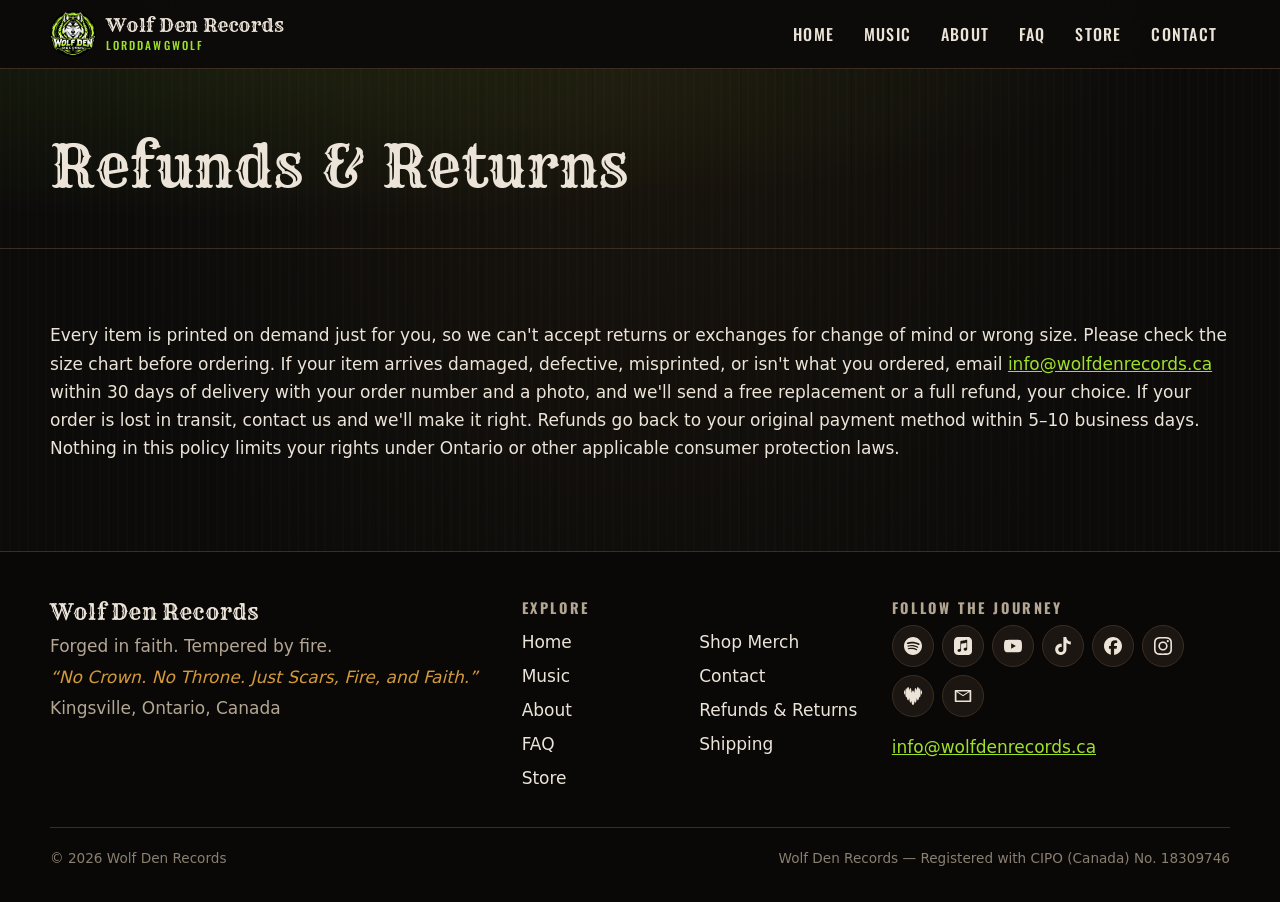
<file: refunds.html>
<!DOCTYPE html>
<html lang="en-CA">
<head>
<meta charset="utf-8">
<meta name="viewport" content="width=device-width, initial-scale=1">
<title>Refunds &amp; Returns | Wolf Den Records</title>
<meta name="description" content="Refunds and returns policy for Wolf Den Records merch.">
<link rel="canonical" href="https://wolfdenrecords.ca/refunds">
<meta name="theme-color" content="#0c0b0a">
<meta property="og:site_name" content="Wolf Den Records">
<meta property="og:type" content="website">
<meta property="og:locale" content="en_CA">
<meta property="og:title" content="Refunds &amp; Returns | Wolf Den Records">
<meta property="og:description" content="Refunds and returns policy for Wolf Den Records merch.">
<meta property="og:url" content="https://wolfdenrecords.ca/refunds">
<meta property="og:image" content="https://wolfdenrecords.ca/assets/img/og-image.jpg">
<meta property="og:image:alt" content="LordDawgWolf standing in a smoky saloon">
<meta name="twitter:card" content="summary_large_image">
<meta name="twitter:title" content="Refunds &amp; Returns | Wolf Den Records">
<meta name="twitter:description" content="Refunds and returns policy for Wolf Den Records merch.">
<meta name="twitter:image" content="https://wolfdenrecords.ca/assets/img/og-image.jpg">
<link rel="icon" href="favicon.ico" sizes="any">
<link rel="icon" type="image/png" sizes="32x32" href="assets/img/favicon-32.png">
<link rel="apple-touch-icon" href="apple-touch-icon.png">
<link rel="manifest" href="site.webmanifest">
<link rel="preload" href="assets/fonts/rye-latin.woff2" as="font" type="font/woff2" crossorigin>
<link rel="stylesheet" href="assets/css/style.css">
<script>document.documentElement.className+=' js'</script>
</head>
<body>
<a class="skip" href="#main">Skip to content</a>
<header class="site-header">
  <div class="wrap">
    <a class="brand" href="index.html" aria-label="Wolf Den Records home">
      <img src="assets/img/wolf-den-logo-160.webp" width="46" height="46" alt="">
      <span>Wolf Den Records<small>LordDawgWolf</small></span>
    </a>
    <button class="nav-toggle" aria-expanded="false" aria-controls="site-nav"><span class="bars"></span>Menu</button>
    <nav class="nav" id="site-nav" aria-label="Main">
      <ul><li><a href="index.html">Home</a></li><li><a href="music.html">Music</a></li><li><a href="about.html">About</a></li><li><a href="faq.html">FAQ</a></li><li><a href="store.html">Store</a></li><li><a href="contact.html">Contact</a></li></ul>
    </nav>
  </div>
</header>
<main id="main">
<section class="page-head">
  <div class="wrap">
    <h1>Refunds &amp; Returns</h1>
  </div>
</section>
<section class="section">
  <div class="wrap">
    <p>Every item is printed on demand just for you, so we can't accept returns or exchanges for change of mind or wrong size. Please check the size chart before ordering. If your item arrives damaged, defective, misprinted, or isn't what you ordered, email <a href="mailto:info@wolfdenrecords.ca">info@wolfdenrecords.ca</a> within 30 days of delivery with your order number and a photo, and we'll send a free replacement or a full refund, your choice. If your order is lost in transit, contact us and we'll make it right. Refunds go back to your original payment method within 5–10 business days. Nothing in this policy limits your rights under Ontario or other applicable consumer protection laws.</p>
  </div>
</section>
</main>
<footer class="site-footer">
  <div class="wrap">
    <div class="footer-grid">
      <div>
        <h2>Wolf Den Records</h2>
        <p>Forged in faith. Tempered by fire.</p>
        <p class="motto">&ldquo;No Crown. No Throne. Just Scars, Fire, and Faith.&rdquo;</p>
        <p>Kingsville, Ontario, Canada</p>
      </div>
      <div>
        <h3>Explore</h3>
        <ul class="footer-links"><li><a href="index.html">Home</a></li><li><a href="music.html">Music</a></li><li><a href="about.html">About</a></li><li><a href="faq.html">FAQ</a></li><li><a href="store.html">Store</a></li><li><a href="store.html">Shop Merch</a></li><li><a href="contact.html">Contact</a></li><li><a href="refunds.html">Refunds &amp; Returns</a></li><li><a href="shipping.html">Shipping</a></li></ul>
      </div>
      <div>
        <h3>Follow the Journey</h3>
        <ul class="social"><li><a href="https://open.spotify.com/artist/54HKZPpDODuosJkeTmQR3r" target="_blank" rel="noopener" aria-label="Spotify" title="Spotify"><svg aria-hidden="true" focusable="false" viewBox="0 0 24 24" xmlns="http://www.w3.org/2000/svg"><path d="M12 0C5.4 0 0 5.4 0 12s5.4 12 12 12 12-5.4 12-12S18.66 0 12 0zm5.521 17.34c-.24.359-.66.48-1.021.24-2.82-1.74-6.36-2.101-10.561-1.141-.418.122-.779-.179-.899-.539-.12-.421.18-.78.54-.9 4.56-1.021 8.52-.6 11.64 1.32.42.18.479.659.301 1.02zm1.44-3.3c-.301.42-.841.6-1.262.3-3.239-1.98-8.159-2.58-11.939-1.38-.479.12-1.02-.12-1.14-.6-.12-.48.12-1.021.6-1.141C9.6 9.9 15 10.561 18.72 12.84c.361.181.54.78.241 1.2zm.12-3.36C15.24 8.4 8.82 8.16 5.16 9.301c-.6.179-1.2-.181-1.38-.721-.18-.601.18-1.2.72-1.381 4.26-1.26 11.28-1.02 15.721 1.621.539.3.719 1.02.419 1.56-.299.421-1.02.599-1.559.3z"/></svg></a></li><li><a href="https://music.apple.com/ca/artist/lorddawgwolf/1848046424" target="_blank" rel="noopener" aria-label="Apple Music" title="Apple Music"><svg aria-hidden="true" focusable="false" viewBox="0 0 24 24" xmlns="http://www.w3.org/2000/svg"><path d="M23.994 6.124a9.23 9.23 0 00-.24-2.19c-.317-1.31-1.062-2.31-2.18-3.043a5.022 5.022 0 00-1.877-.726 10.496 10.496 0 00-1.564-.15c-.04-.003-.083-.01-.124-.013H5.986c-.152.01-.303.017-.455.026-.747.043-1.49.123-2.193.4-1.336.53-2.3 1.452-2.865 2.78-.192.448-.292.925-.363 1.408-.056.392-.088.785-.1 1.18 0 .032-.007.062-.01.093v12.223c.01.14.017.283.027.424.05.815.154 1.624.497 2.373.65 1.42 1.738 2.353 3.234 2.801.42.127.856.187 1.293.228.555.053 1.11.06 1.667.06h11.03a12.5 12.5 0 001.57-.1c.822-.106 1.596-.35 2.295-.81a5.046 5.046 0 001.88-2.207c.186-.42.293-.87.37-1.324.113-.675.138-1.358.137-2.04-.002-3.8 0-7.595-.003-11.393zm-6.423 3.99v5.712c0 .417-.058.827-.244 1.206-.29.59-.76.962-1.388 1.14-.35.1-.706.157-1.07.173-.95.045-1.773-.6-1.943-1.536a1.88 1.88 0 011.038-2.022c.323-.16.67-.25 1.018-.324.378-.082.758-.153 1.134-.24.274-.063.457-.23.51-.516a.904.904 0 00.02-.193c0-1.815 0-3.63-.002-5.443a.725.725 0 00-.026-.185c-.04-.15-.15-.243-.304-.234-.16.01-.318.035-.475.066-.76.15-1.52.303-2.28.456l-2.325.47-1.374.278c-.016.003-.032.01-.048.013-.277.077-.377.203-.39.49-.002.042 0 .086 0 .13-.002 2.602 0 5.204-.003 7.805 0 .42-.047.836-.215 1.227-.278.64-.77 1.04-1.434 1.233-.35.1-.71.16-1.075.172-.96.036-1.755-.6-1.92-1.544-.14-.812.23-1.685 1.154-2.075.357-.15.73-.232 1.108-.31.287-.06.575-.116.86-.177.383-.083.583-.323.6-.714v-.15c0-2.96 0-5.922.002-8.882 0-.123.013-.25.042-.37.07-.285.273-.448.546-.518.255-.066.515-.112.774-.165.733-.15 1.466-.296 2.2-.444l2.27-.46c.67-.134 1.34-.27 2.01-.403.22-.043.442-.088.663-.106.31-.025.523.17.554.482.008.073.012.148.012.223.002 1.91.002 3.822 0 5.732z"/></svg></a></li><li><a href="https://www.youtube.com/@LordDawgWolf" target="_blank" rel="noopener" aria-label="YouTube" title="YouTube"><svg aria-hidden="true" focusable="false" viewBox="0 0 24 24" xmlns="http://www.w3.org/2000/svg"><path d="M23.498 6.186a3.016 3.016 0 0 0-2.122-2.136C19.505 3.545 12 3.545 12 3.545s-7.505 0-9.377.505A3.017 3.017 0 0 0 .502 6.186C0 8.07 0 12 0 12s0 3.93.502 5.814a3.016 3.016 0 0 0 2.122 2.136c1.871.505 9.376.505 9.376.505s7.505 0 9.377-.505a3.015 3.015 0 0 0 2.122-2.136C24 15.93 24 12 24 12s0-3.93-.502-5.814zM9.545 15.568V8.432L15.818 12l-6.273 3.568z"/></svg></a></li><li><a href="https://www.tiktok.com/@lorddawgwolf" target="_blank" rel="noopener" aria-label="TikTok" title="TikTok"><svg aria-hidden="true" focusable="false" viewBox="0 0 24 24" xmlns="http://www.w3.org/2000/svg"><path d="M12.525.02c1.31-.02 2.61-.01 3.91-.02.08 1.53.63 3.09 1.75 4.17 1.12 1.11 2.7 1.62 4.24 1.79v4.03c-1.44-.05-2.89-.35-4.2-.97-.57-.26-1.1-.59-1.62-.93-.01 2.92.01 5.84-.02 8.75-.08 1.4-.54 2.79-1.35 3.94-1.31 1.92-3.58 3.17-5.91 3.21-1.43.08-2.86-.31-4.08-1.03-2.02-1.19-3.44-3.37-3.65-5.71-.02-.5-.03-1-.01-1.49.18-1.9 1.12-3.72 2.58-4.96 1.66-1.44 3.98-2.13 6.15-1.72.02 1.48-.04 2.96-.04 4.44-.99-.32-2.15-.23-3.02.37-.63.41-1.11 1.04-1.36 1.75-.21.51-.15 1.07-.14 1.61.24 1.64 1.82 3.02 3.5 2.87 1.12-.01 2.19-.66 2.77-1.61.19-.33.4-.67.41-1.06.1-1.79.06-3.57.07-5.36.01-4.03-.01-8.05.02-12.07z"/></svg></a></li><li><a href="https://www.facebook.com/share/1DM1rKw7Z3/" target="_blank" rel="noopener" aria-label="Facebook" title="Facebook"><svg aria-hidden="true" focusable="false" viewBox="0 0 24 24" xmlns="http://www.w3.org/2000/svg"><path d="M9.101 23.691v-7.98H6.627v-3.667h2.474v-1.58c0-4.085 1.848-5.978 5.858-5.978.401 0 .955.042 1.468.103a8.68 8.68 0 0 1 1.141.195v3.325a8.623 8.623 0 0 0-.653-.036 26.805 26.805 0 0 0-.733-.009c-.707 0-1.259.096-1.675.309a1.686 1.686 0 0 0-.679.622c-.258.42-.374.995-.374 1.752v1.297h3.919l-.386 2.103-.287 1.564h-3.246v8.245C19.396 23.238 24 18.179 24 12.044c0-6.627-5.373-12-12-12s-12 5.373-12 12c0 5.628 3.874 10.35 9.101 11.647Z"/></svg></a></li><li><a href="https://www.instagram.com/lorddawgwolf" target="_blank" rel="noopener" aria-label="Instagram" title="Instagram"><svg aria-hidden="true" focusable="false" viewBox="0 0 24 24" xmlns="http://www.w3.org/2000/svg"><path d="M7.0301.084c-1.2768.0602-2.1487.264-2.911.5634-.7888.3075-1.4575.72-2.1228 1.3877-.6652.6677-1.075 1.3368-1.3802 2.127-.2954.7638-.4956 1.6365-.552 2.914-.0564 1.2775-.0689 1.6882-.0626 4.947.0062 3.2586.0206 3.6671.0825 4.9473.061 1.2765.264 2.1482.5635 2.9107.308.7889.72 1.4573 1.388 2.1228.6679.6655 1.3365 1.0743 2.1285 1.38.7632.295 1.6361.4961 2.9134.552 1.2773.056 1.6884.069 4.9462.0627 3.2578-.0062 3.668-.0207 4.9478-.0814 1.28-.0607 2.147-.2652 2.9098-.5633.7889-.3086 1.4578-.72 2.1228-1.3881.665-.6682 1.0745-1.3378 1.3795-2.1284.2957-.7632.4966-1.636.552-2.9124.056-1.2809.0692-1.6898.063-4.948-.0063-3.2583-.021-3.6668-.0817-4.9465-.0607-1.2797-.264-2.1487-.5633-2.9117-.3084-.7889-.72-1.4568-1.3876-2.1228C21.2982 1.33 20.628.9208 19.8378.6165 19.074.321 18.2017.1197 16.9244.0645 15.6471.0093 15.236-.005 11.977.0014 8.718.0076 8.31.0215 7.0301.0839m.1402 21.6932c-1.17-.0509-1.8053-.2453-2.2287-.408-.5606-.216-.96-.4771-1.3819-.895-.422-.4178-.6811-.8186-.9-1.378-.1644-.4234-.3624-1.058-.4171-2.228-.0595-1.2645-.072-1.6442-.079-4.848-.007-3.2037.0053-3.583.0607-4.848.05-1.169.2456-1.805.408-2.2282.216-.5613.4762-.96.895-1.3816.4188-.4217.8184-.6814 1.3783-.9003.423-.1651 1.0575-.3614 2.227-.4171 1.2655-.06 1.6447-.072 4.848-.079 3.2033-.007 3.5835.005 4.8495.0608 1.169.0508 1.8053.2445 2.228.408.5608.216.96.4754 1.3816.895.4217.4194.6816.8176.9005 1.3787.1653.4217.3617 1.056.4169 2.2263.0602 1.2655.0739 1.645.0796 4.848.0058 3.203-.0055 3.5834-.061 4.848-.051 1.17-.245 1.8055-.408 2.2294-.216.5604-.4763.96-.8954 1.3814-.419.4215-.8181.6811-1.3783.9-.4224.1649-1.0577.3617-2.2262.4174-1.2656.0595-1.6448.072-4.8493.079-3.2045.007-3.5825-.006-4.848-.0608M16.953 5.5864A1.44 1.44 0 1 0 18.39 4.144a1.44 1.44 0 0 0-1.437 1.4424M5.8385 12.012c.0067 3.4032 2.7706 6.1557 6.173 6.1493 3.4026-.0065 6.157-2.7701 6.1506-6.1733-.0065-3.4032-2.771-6.1565-6.174-6.1498-3.403.0067-6.156 2.771-6.1496 6.1738M8 12.0077a4 4 0 1 1 4.008 3.9921A3.9996 3.9996 0 0 1 8 12.0077"/></svg></a></li><li><a href="https://www.deezer.com/artist/352460212" target="_blank" rel="noopener" aria-label="Deezer" title="Deezer"><svg aria-hidden="true" focusable="false" viewBox="0 0 24 24" xmlns="http://www.w3.org/2000/svg"><path d="M.693 10.024c.381 0 .693-1.256.693-2.807 0-1.55-.312-2.807-.693-2.807C.312 4.41 0 5.666 0 7.217s.312 2.808.693 2.808ZM21.038 1.56c-.364 0-.684.805-.91 2.096C19.765 1.446 19.184 0 18.526 0c-.78 0-1.464 2.036-1.784 5-.312-2.158-.788-3.536-1.325-3.536-.745 0-1.386 2.704-1.62 6.472-.442-1.932-1.083-3.145-1.793-3.145s-1.35 1.213-1.793 3.145c-.242-3.76-.874-6.463-1.628-6.463-.537 0-1.013 1.378-1.325 3.535C6.938 2.036 6.262 0 5.474 0c-.658 0-1.247 1.447-1.602 3.665-.217-1.291-.546-2.105-.91-2.105-.675 0-1.221 2.807-1.221 6.272 0 3.466.546 6.273 1.221 6.273.277 0 .537-.476.736-1.273.32 2.928.996 4.938 1.776 4.938.606 0 1.143-1.204 1.507-3.11.251 3.622.875 6.195 1.602 6.195.46 0 .875-1.023 1.187-2.677C10.142 21.6 11 24 12.004 24c1.005 0 1.863-2.4 2.235-5.822.312 1.654.727 2.677 1.186 2.677.728 0 1.352-2.573 1.603-6.195.364 1.906.9 3.11 1.507 3.11.78 0 1.455-2.01 1.775-4.938.208.797.46 1.273.737 1.273.675 0 1.22-2.807 1.22-6.273-.008-3.457-.553-6.272-1.23-6.272ZM23.307 10.024c.381 0 .693-1.256.693-2.807 0-1.55-.312-2.807-.693-2.807-.381 0-.693 1.256-.693 2.807s.312 2.808.693 2.808Z"/></svg></a></li><li><a href="mailto:info@wolfdenrecords.ca" aria-label="Email Wolf Den Records" title="Email"><svg aria-hidden="true" focusable="false" viewBox="0 0 24 24" xmlns="http://www.w3.org/2000/svg"><path d="M2 4h20a1 1 0 0 1 1 1v14a1 1 0 0 1-1 1H2a1 1 0 0 1-1-1V5a1 1 0 0 1 1-1zm10 8.2L3.3 6.5V18h17.4V6.5L12 12.2zM4.6 6 12 10.8 19.4 6H4.6z"/></svg></a></li></ul>
        <p style="margin-top:1rem"><a href="mailto:info@wolfdenrecords.ca">info@wolfdenrecords.ca</a></p>
      </div>
    </div>
    <div class="copyright">
      <span>&copy; 2026 Wolf Den Records</span>
      <span>Wolf Den Records &mdash; Registered with CIPO (Canada) No. 18309746</span>
    </div>
  </div>
</footer>
<script src="assets/js/main.js" defer></script>
</body>
</html>
</file>
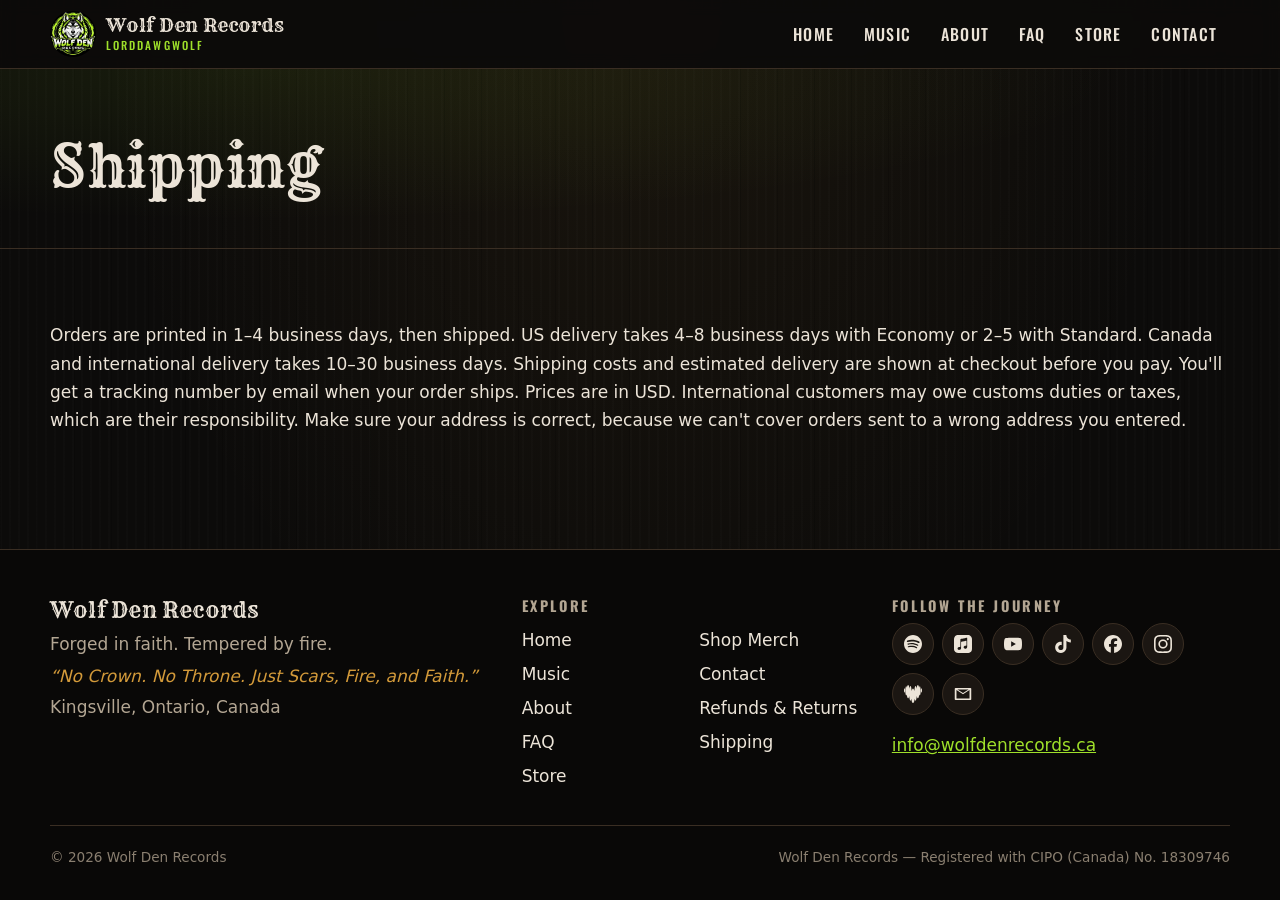
<file: shipping.html>
<!DOCTYPE html>
<html lang="en-CA">
<head>
<meta charset="utf-8">
<meta name="viewport" content="width=device-width, initial-scale=1">
<title>Shipping | Wolf Den Records</title>
<meta name="description" content="Shipping times and costs for Wolf Den Records merch.">
<link rel="canonical" href="https://wolfdenrecords.ca/shipping">
<meta name="theme-color" content="#0c0b0a">
<meta property="og:site_name" content="Wolf Den Records">
<meta property="og:type" content="website">
<meta property="og:locale" content="en_CA">
<meta property="og:title" content="Shipping | Wolf Den Records">
<meta property="og:description" content="Shipping times and costs for Wolf Den Records merch.">
<meta property="og:url" content="https://wolfdenrecords.ca/shipping">
<meta property="og:image" content="https://wolfdenrecords.ca/assets/img/og-image.jpg">
<meta property="og:image:alt" content="LordDawgWolf standing in a smoky saloon">
<meta name="twitter:card" content="summary_large_image">
<meta name="twitter:title" content="Shipping | Wolf Den Records">
<meta name="twitter:description" content="Shipping times and costs for Wolf Den Records merch.">
<meta name="twitter:image" content="https://wolfdenrecords.ca/assets/img/og-image.jpg">
<link rel="icon" href="favicon.ico" sizes="any">
<link rel="icon" type="image/png" sizes="32x32" href="assets/img/favicon-32.png">
<link rel="apple-touch-icon" href="apple-touch-icon.png">
<link rel="manifest" href="site.webmanifest">
<link rel="preload" href="assets/fonts/rye-latin.woff2" as="font" type="font/woff2" crossorigin>
<link rel="stylesheet" href="assets/css/style.css">
<script>document.documentElement.className+=' js'</script>
</head>
<body>
<a class="skip" href="#main">Skip to content</a>
<header class="site-header">
  <div class="wrap">
    <a class="brand" href="index.html" aria-label="Wolf Den Records home">
      <img src="assets/img/wolf-den-logo-160.webp" width="46" height="46" alt="">
      <span>Wolf Den Records<small>LordDawgWolf</small></span>
    </a>
    <button class="nav-toggle" aria-expanded="false" aria-controls="site-nav"><span class="bars"></span>Menu</button>
    <nav class="nav" id="site-nav" aria-label="Main">
      <ul><li><a href="index.html">Home</a></li><li><a href="music.html">Music</a></li><li><a href="about.html">About</a></li><li><a href="faq.html">FAQ</a></li><li><a href="store.html">Store</a></li><li><a href="contact.html">Contact</a></li></ul>
    </nav>
  </div>
</header>
<main id="main">
<section class="page-head">
  <div class="wrap">
    <h1>Shipping</h1>
  </div>
</section>
<section class="section">
  <div class="wrap">
    <p>Orders are printed in 1–4 business days, then shipped. US delivery takes 4–8 business days with Economy or 2–5 with Standard. Canada and international delivery takes 10–30 business days. Shipping costs and estimated delivery are shown at checkout before you pay. You'll get a tracking number by email when your order ships. Prices are in USD. International customers may owe customs duties or taxes, which are their responsibility. Make sure your address is correct, because we can't cover orders sent to a wrong address you entered.</p>
  </div>
</section>
</main>
<footer class="site-footer">
  <div class="wrap">
    <div class="footer-grid">
      <div>
        <h2>Wolf Den Records</h2>
        <p>Forged in faith. Tempered by fire.</p>
        <p class="motto">&ldquo;No Crown. No Throne. Just Scars, Fire, and Faith.&rdquo;</p>
        <p>Kingsville, Ontario, Canada</p>
      </div>
      <div>
        <h3>Explore</h3>
        <ul class="footer-links"><li><a href="index.html">Home</a></li><li><a href="music.html">Music</a></li><li><a href="about.html">About</a></li><li><a href="faq.html">FAQ</a></li><li><a href="store.html">Store</a></li><li><a href="store.html">Shop Merch</a></li><li><a href="contact.html">Contact</a></li><li><a href="refunds.html">Refunds &amp; Returns</a></li><li><a href="shipping.html">Shipping</a></li></ul>
      </div>
      <div>
        <h3>Follow the Journey</h3>
        <ul class="social"><li><a href="https://open.spotify.com/artist/54HKZPpDODuosJkeTmQR3r" target="_blank" rel="noopener" aria-label="Spotify" title="Spotify"><svg aria-hidden="true" focusable="false" viewBox="0 0 24 24" xmlns="http://www.w3.org/2000/svg"><path d="M12 0C5.4 0 0 5.4 0 12s5.4 12 12 12 12-5.4 12-12S18.66 0 12 0zm5.521 17.34c-.24.359-.66.48-1.021.24-2.82-1.74-6.36-2.101-10.561-1.141-.418.122-.779-.179-.899-.539-.12-.421.18-.78.54-.9 4.56-1.021 8.52-.6 11.64 1.32.42.18.479.659.301 1.02zm1.44-3.3c-.301.42-.841.6-1.262.3-3.239-1.98-8.159-2.58-11.939-1.38-.479.12-1.02-.12-1.14-.6-.12-.48.12-1.021.6-1.141C9.6 9.9 15 10.561 18.72 12.84c.361.181.54.78.241 1.2zm.12-3.36C15.24 8.4 8.82 8.16 5.16 9.301c-.6.179-1.2-.181-1.38-.721-.18-.601.18-1.2.72-1.381 4.26-1.26 11.28-1.02 15.721 1.621.539.3.719 1.02.419 1.56-.299.421-1.02.599-1.559.3z"/></svg></a></li><li><a href="https://music.apple.com/ca/artist/lorddawgwolf/1848046424" target="_blank" rel="noopener" aria-label="Apple Music" title="Apple Music"><svg aria-hidden="true" focusable="false" viewBox="0 0 24 24" xmlns="http://www.w3.org/2000/svg"><path d="M23.994 6.124a9.23 9.23 0 00-.24-2.19c-.317-1.31-1.062-2.31-2.18-3.043a5.022 5.022 0 00-1.877-.726 10.496 10.496 0 00-1.564-.15c-.04-.003-.083-.01-.124-.013H5.986c-.152.01-.303.017-.455.026-.747.043-1.49.123-2.193.4-1.336.53-2.3 1.452-2.865 2.78-.192.448-.292.925-.363 1.408-.056.392-.088.785-.1 1.18 0 .032-.007.062-.01.093v12.223c.01.14.017.283.027.424.05.815.154 1.624.497 2.373.65 1.42 1.738 2.353 3.234 2.801.42.127.856.187 1.293.228.555.053 1.11.06 1.667.06h11.03a12.5 12.5 0 001.57-.1c.822-.106 1.596-.35 2.295-.81a5.046 5.046 0 001.88-2.207c.186-.42.293-.87.37-1.324.113-.675.138-1.358.137-2.04-.002-3.8 0-7.595-.003-11.393zm-6.423 3.99v5.712c0 .417-.058.827-.244 1.206-.29.59-.76.962-1.388 1.14-.35.1-.706.157-1.07.173-.95.045-1.773-.6-1.943-1.536a1.88 1.88 0 011.038-2.022c.323-.16.67-.25 1.018-.324.378-.082.758-.153 1.134-.24.274-.063.457-.23.51-.516a.904.904 0 00.02-.193c0-1.815 0-3.63-.002-5.443a.725.725 0 00-.026-.185c-.04-.15-.15-.243-.304-.234-.16.01-.318.035-.475.066-.76.15-1.52.303-2.28.456l-2.325.47-1.374.278c-.016.003-.032.01-.048.013-.277.077-.377.203-.39.49-.002.042 0 .086 0 .13-.002 2.602 0 5.204-.003 7.805 0 .42-.047.836-.215 1.227-.278.64-.77 1.04-1.434 1.233-.35.1-.71.16-1.075.172-.96.036-1.755-.6-1.92-1.544-.14-.812.23-1.685 1.154-2.075.357-.15.73-.232 1.108-.31.287-.06.575-.116.86-.177.383-.083.583-.323.6-.714v-.15c0-2.96 0-5.922.002-8.882 0-.123.013-.25.042-.37.07-.285.273-.448.546-.518.255-.066.515-.112.774-.165.733-.15 1.466-.296 2.2-.444l2.27-.46c.67-.134 1.34-.27 2.01-.403.22-.043.442-.088.663-.106.31-.025.523.17.554.482.008.073.012.148.012.223.002 1.91.002 3.822 0 5.732z"/></svg></a></li><li><a href="https://www.youtube.com/@LordDawgWolf" target="_blank" rel="noopener" aria-label="YouTube" title="YouTube"><svg aria-hidden="true" focusable="false" viewBox="0 0 24 24" xmlns="http://www.w3.org/2000/svg"><path d="M23.498 6.186a3.016 3.016 0 0 0-2.122-2.136C19.505 3.545 12 3.545 12 3.545s-7.505 0-9.377.505A3.017 3.017 0 0 0 .502 6.186C0 8.07 0 12 0 12s0 3.93.502 5.814a3.016 3.016 0 0 0 2.122 2.136c1.871.505 9.376.505 9.376.505s7.505 0 9.377-.505a3.015 3.015 0 0 0 2.122-2.136C24 15.93 24 12 24 12s0-3.93-.502-5.814zM9.545 15.568V8.432L15.818 12l-6.273 3.568z"/></svg></a></li><li><a href="https://www.tiktok.com/@lorddawgwolf" target="_blank" rel="noopener" aria-label="TikTok" title="TikTok"><svg aria-hidden="true" focusable="false" viewBox="0 0 24 24" xmlns="http://www.w3.org/2000/svg"><path d="M12.525.02c1.31-.02 2.61-.01 3.91-.02.08 1.53.63 3.09 1.75 4.17 1.12 1.11 2.7 1.62 4.24 1.79v4.03c-1.44-.05-2.89-.35-4.2-.97-.57-.26-1.1-.59-1.62-.93-.01 2.92.01 5.84-.02 8.75-.08 1.4-.54 2.79-1.35 3.94-1.31 1.92-3.58 3.17-5.91 3.21-1.43.08-2.86-.31-4.08-1.03-2.02-1.19-3.44-3.37-3.65-5.71-.02-.5-.03-1-.01-1.49.18-1.9 1.12-3.72 2.58-4.96 1.66-1.44 3.98-2.13 6.15-1.72.02 1.48-.04 2.96-.04 4.44-.99-.32-2.15-.23-3.02.37-.63.41-1.11 1.04-1.36 1.75-.21.51-.15 1.07-.14 1.61.24 1.64 1.82 3.02 3.5 2.87 1.12-.01 2.19-.66 2.77-1.61.19-.33.4-.67.41-1.06.1-1.79.06-3.57.07-5.36.01-4.03-.01-8.05.02-12.07z"/></svg></a></li><li><a href="https://www.facebook.com/share/1DM1rKw7Z3/" target="_blank" rel="noopener" aria-label="Facebook" title="Facebook"><svg aria-hidden="true" focusable="false" viewBox="0 0 24 24" xmlns="http://www.w3.org/2000/svg"><path d="M9.101 23.691v-7.98H6.627v-3.667h2.474v-1.58c0-4.085 1.848-5.978 5.858-5.978.401 0 .955.042 1.468.103a8.68 8.68 0 0 1 1.141.195v3.325a8.623 8.623 0 0 0-.653-.036 26.805 26.805 0 0 0-.733-.009c-.707 0-1.259.096-1.675.309a1.686 1.686 0 0 0-.679.622c-.258.42-.374.995-.374 1.752v1.297h3.919l-.386 2.103-.287 1.564h-3.246v8.245C19.396 23.238 24 18.179 24 12.044c0-6.627-5.373-12-12-12s-12 5.373-12 12c0 5.628 3.874 10.35 9.101 11.647Z"/></svg></a></li><li><a href="https://www.instagram.com/lorddawgwolf" target="_blank" rel="noopener" aria-label="Instagram" title="Instagram"><svg aria-hidden="true" focusable="false" viewBox="0 0 24 24" xmlns="http://www.w3.org/2000/svg"><path d="M7.0301.084c-1.2768.0602-2.1487.264-2.911.5634-.7888.3075-1.4575.72-2.1228 1.3877-.6652.6677-1.075 1.3368-1.3802 2.127-.2954.7638-.4956 1.6365-.552 2.914-.0564 1.2775-.0689 1.6882-.0626 4.947.0062 3.2586.0206 3.6671.0825 4.9473.061 1.2765.264 2.1482.5635 2.9107.308.7889.72 1.4573 1.388 2.1228.6679.6655 1.3365 1.0743 2.1285 1.38.7632.295 1.6361.4961 2.9134.552 1.2773.056 1.6884.069 4.9462.0627 3.2578-.0062 3.668-.0207 4.9478-.0814 1.28-.0607 2.147-.2652 2.9098-.5633.7889-.3086 1.4578-.72 2.1228-1.3881.665-.6682 1.0745-1.3378 1.3795-2.1284.2957-.7632.4966-1.636.552-2.9124.056-1.2809.0692-1.6898.063-4.948-.0063-3.2583-.021-3.6668-.0817-4.9465-.0607-1.2797-.264-2.1487-.5633-2.9117-.3084-.7889-.72-1.4568-1.3876-2.1228C21.2982 1.33 20.628.9208 19.8378.6165 19.074.321 18.2017.1197 16.9244.0645 15.6471.0093 15.236-.005 11.977.0014 8.718.0076 8.31.0215 7.0301.0839m.1402 21.6932c-1.17-.0509-1.8053-.2453-2.2287-.408-.5606-.216-.96-.4771-1.3819-.895-.422-.4178-.6811-.8186-.9-1.378-.1644-.4234-.3624-1.058-.4171-2.228-.0595-1.2645-.072-1.6442-.079-4.848-.007-3.2037.0053-3.583.0607-4.848.05-1.169.2456-1.805.408-2.2282.216-.5613.4762-.96.895-1.3816.4188-.4217.8184-.6814 1.3783-.9003.423-.1651 1.0575-.3614 2.227-.4171 1.2655-.06 1.6447-.072 4.848-.079 3.2033-.007 3.5835.005 4.8495.0608 1.169.0508 1.8053.2445 2.228.408.5608.216.96.4754 1.3816.895.4217.4194.6816.8176.9005 1.3787.1653.4217.3617 1.056.4169 2.2263.0602 1.2655.0739 1.645.0796 4.848.0058 3.203-.0055 3.5834-.061 4.848-.051 1.17-.245 1.8055-.408 2.2294-.216.5604-.4763.96-.8954 1.3814-.419.4215-.8181.6811-1.3783.9-.4224.1649-1.0577.3617-2.2262.4174-1.2656.0595-1.6448.072-4.8493.079-3.2045.007-3.5825-.006-4.848-.0608M16.953 5.5864A1.44 1.44 0 1 0 18.39 4.144a1.44 1.44 0 0 0-1.437 1.4424M5.8385 12.012c.0067 3.4032 2.7706 6.1557 6.173 6.1493 3.4026-.0065 6.157-2.7701 6.1506-6.1733-.0065-3.4032-2.771-6.1565-6.174-6.1498-3.403.0067-6.156 2.771-6.1496 6.1738M8 12.0077a4 4 0 1 1 4.008 3.9921A3.9996 3.9996 0 0 1 8 12.0077"/></svg></a></li><li><a href="https://www.deezer.com/artist/352460212" target="_blank" rel="noopener" aria-label="Deezer" title="Deezer"><svg aria-hidden="true" focusable="false" viewBox="0 0 24 24" xmlns="http://www.w3.org/2000/svg"><path d="M.693 10.024c.381 0 .693-1.256.693-2.807 0-1.55-.312-2.807-.693-2.807C.312 4.41 0 5.666 0 7.217s.312 2.808.693 2.808ZM21.038 1.56c-.364 0-.684.805-.91 2.096C19.765 1.446 19.184 0 18.526 0c-.78 0-1.464 2.036-1.784 5-.312-2.158-.788-3.536-1.325-3.536-.745 0-1.386 2.704-1.62 6.472-.442-1.932-1.083-3.145-1.793-3.145s-1.35 1.213-1.793 3.145c-.242-3.76-.874-6.463-1.628-6.463-.537 0-1.013 1.378-1.325 3.535C6.938 2.036 6.262 0 5.474 0c-.658 0-1.247 1.447-1.602 3.665-.217-1.291-.546-2.105-.91-2.105-.675 0-1.221 2.807-1.221 6.272 0 3.466.546 6.273 1.221 6.273.277 0 .537-.476.736-1.273.32 2.928.996 4.938 1.776 4.938.606 0 1.143-1.204 1.507-3.11.251 3.622.875 6.195 1.602 6.195.46 0 .875-1.023 1.187-2.677C10.142 21.6 11 24 12.004 24c1.005 0 1.863-2.4 2.235-5.822.312 1.654.727 2.677 1.186 2.677.728 0 1.352-2.573 1.603-6.195.364 1.906.9 3.11 1.507 3.11.78 0 1.455-2.01 1.775-4.938.208.797.46 1.273.737 1.273.675 0 1.22-2.807 1.22-6.273-.008-3.457-.553-6.272-1.23-6.272ZM23.307 10.024c.381 0 .693-1.256.693-2.807 0-1.55-.312-2.807-.693-2.807-.381 0-.693 1.256-.693 2.807s.312 2.808.693 2.808Z"/></svg></a></li><li><a href="mailto:info@wolfdenrecords.ca" aria-label="Email Wolf Den Records" title="Email"><svg aria-hidden="true" focusable="false" viewBox="0 0 24 24" xmlns="http://www.w3.org/2000/svg"><path d="M2 4h20a1 1 0 0 1 1 1v14a1 1 0 0 1-1 1H2a1 1 0 0 1-1-1V5a1 1 0 0 1 1-1zm10 8.2L3.3 6.5V18h17.4V6.5L12 12.2zM4.6 6 12 10.8 19.4 6H4.6z"/></svg></a></li></ul>
        <p style="margin-top:1rem"><a href="mailto:info@wolfdenrecords.ca">info@wolfdenrecords.ca</a></p>
      </div>
    </div>
    <div class="copyright">
      <span>&copy; 2026 Wolf Den Records</span>
      <span>Wolf Den Records &mdash; Registered with CIPO (Canada) No. 18309746</span>
    </div>
  </div>
</footer>
<script src="assets/js/main.js" defer></script>
</body>
</html>
</file>
<file: assets/css/style.css>
/* Wolf Den Records — dark rustic country / wolf theme. No build step. */
@font-face{font-family:"Rye";src:url("../fonts/rye-latin.woff2") format("woff2");font-weight:400;font-display:swap}
@font-face{font-family:"Oswald";src:url("../fonts/oswald-latin.woff2") format("woff2");font-weight:200 700;font-display:swap}

:root{
  --bg:#0c0b0a;
  --bg-2:#14110e;
  --panel:#1b1612;
  --panel-2:#241d17;
  --line:#3a2e23;
  --text:#ece4d8;
  --muted:#b3a693;
  --green:#9fe02a;      /* neon wolf green from the logo */
  --green-d:#6fa516;
  --amber:#d39a3a;      /* rustic leather / whiskey */
  --rust:#8c3b1e;
  --radius:12px;
  --max:1180px;
  --display:"Rye","Georgia",serif;
  --cond:"Oswald","Arial Narrow","Helvetica Neue",Arial,sans-serif;
  --body:system-ui,-apple-system,"Segoe UI",Roboto,"Helvetica Neue",Arial,sans-serif;
}
*,*::before,*::after{box-sizing:border-box}
html{scroll-behavior:smooth;-webkit-text-size-adjust:100%}
body{
  margin:0;color:var(--text);font:400 1.0625rem/1.65 var(--body);
  background-color:var(--bg);
  /* subtle wood-grain texture, pure CSS */
  background-image:
    repeating-linear-gradient(90deg,rgba(255,255,255,.012) 0 2px,transparent 2px 9px),
    repeating-linear-gradient(90deg,rgba(0,0,0,.18) 0 1px,transparent 1px 37px),
    radial-gradient(ellipse at top,rgba(211,154,58,.07),transparent 60%);
  min-height:100vh;display:flex;flex-direction:column;
}
main{flex:1}
img{max-width:100%;height:auto;display:block}
a{color:var(--green)}
a:hover{color:#c7ff5e}
:focus-visible{outline:3px solid var(--green);outline-offset:3px;border-radius:4px}
h1,h2,h3,h4{line-height:1.15;margin:0 0 .6em}
h1,h2{font-family:var(--display);font-weight:400;letter-spacing:.01em}
h3,h4{font-family:var(--cond);font-weight:700;letter-spacing:.02em}
p{margin:0 0 1em}
.wrap{width:min(100% - 2.5rem,var(--max));margin-inline:auto}
.skip{position:absolute;left:-999px;top:0;background:var(--green);color:#000;padding:.6rem 1rem;z-index:100}
.skip:focus{left:1rem;top:1rem}
.visually-hidden{position:absolute!important;width:1px;height:1px;overflow:hidden;clip:rect(0 0 0 0);white-space:nowrap}

/* ---------- Header ---------- */
.site-header{position:sticky;top:0;z-index:50;background:rgba(12,11,10,.92);backdrop-filter:blur(8px);-webkit-backdrop-filter:blur(8px);border-bottom:1px solid var(--line)}
.site-header .wrap{display:flex;align-items:center;justify-content:space-between;gap:1rem;min-height:68px}
.brand{display:flex;align-items:center;gap:.65rem;text-decoration:none;color:var(--text)}
.brand img{width:46px;height:46px;border-radius:50%}
.brand span{font-family:var(--display);font-size:1.2rem;line-height:1}
.brand small{display:block;font:500 .7rem/1.2 var(--cond);letter-spacing:.18em;text-transform:uppercase;color:var(--green);margin-top:.25rem}
.nav ul{list-style:none;margin:0;padding:0;display:flex;flex-wrap:wrap;gap:.25rem}
.nav a{display:block;padding:.5rem .8rem;border-radius:8px;text-decoration:none;color:var(--text);font:500 1rem/1 var(--cond);letter-spacing:.08em;text-transform:uppercase}
.nav a:hover{background:var(--panel-2);color:var(--green)}
.nav a[aria-current="page"]{color:var(--green);box-shadow:inset 0 -2px 0 var(--green)}
.nav-toggle{display:none;background:none;border:1px solid var(--line);color:var(--text);border-radius:8px;padding:.45rem .7rem;font:500 1rem var(--cond);letter-spacing:.08em;text-transform:uppercase;cursor:pointer}
.nav-toggle .bars{display:inline-block;width:18px;height:2px;background:currentColor;position:relative;vertical-align:middle;margin-right:.45rem}
.nav-toggle .bars::before,.nav-toggle .bars::after{content:"";position:absolute;left:0;width:18px;height:2px;background:currentColor}
.nav-toggle .bars::before{top:-6px}.nav-toggle .bars::after{top:6px}
@media (max-width:860px){
  .js .nav-toggle{display:inline-block}
  .js .nav{position:absolute;left:0;right:0;top:100%;background:var(--bg-2);border-bottom:1px solid var(--line);display:none}
  .js .nav.open{display:block}
  .js .nav ul{flex-direction:column;padding:.5rem 1.25rem 1rem}
  .js .nav a{padding:.85rem .5rem;font-size:1.1rem}
  .site-header .wrap{flex-wrap:wrap}
  html:not(.js) .nav{width:100%;padding-bottom:.5rem}
}

/* ---------- Buttons ---------- */
.btn{display:inline-flex;align-items:center;gap:.5rem;padding:.7rem 1.15rem;border-radius:999px;border:1px solid var(--line);background:var(--panel-2);color:var(--text);text-decoration:none;font:500 .95rem/1 var(--cond);letter-spacing:.08em;text-transform:uppercase;transition:transform .15s,background .15s,border-color .15s,color .15s}
.btn:hover{transform:translateY(-1px);border-color:var(--green);color:var(--green)}
.btn svg{width:1.15em;height:1.15em;fill:currentColor;flex:none}
.btn-primary{background:var(--green);border-color:var(--green);color:#0b0f05}
.btn-primary:hover{background:#b8f54a;color:#0b0f05}
.btn-sm{padding:.5rem .8rem;font-size:.8rem}
.btn-row{display:flex;flex-wrap:wrap;gap:.6rem}

/* ---------- Hero ---------- */
.hero{position:relative;isolation:isolate;min-height:min(86vh,760px);display:flex;align-items:flex-end;padding:7rem 0 3.5rem;overflow:hidden;border-bottom:1px solid var(--line)}
.hero-bg{position:absolute;inset:0;z-index:-2;width:100%;height:100%;object-fit:cover;object-position:50% 25%}
@media (min-width:900px){.hero-bg{left:auto;right:0;width:74%}}
.hero::after{content:"";position:absolute;inset:0;z-index:-1;background:
  linear-gradient(90deg,var(--bg) 0%,var(--bg) 26%,rgba(12,11,10,.75) 44%,rgba(12,11,10,.1) 70%),
  linear-gradient(0deg,var(--bg) 0%,transparent 40%)}
.eyebrow{font:500 .85rem/1.2 var(--cond);letter-spacing:.25em;text-transform:uppercase;color:var(--green);margin-bottom:.8rem}
.hero h1{font-size:clamp(2.6rem,8vw,5.6rem);margin-bottom:.15em;text-shadow:0 3px 18px rgba(0,0,0,.7)}
.hero .tagline{font:700 clamp(1.1rem,2.6vw,1.6rem)/1.3 var(--cond);letter-spacing:.04em;text-transform:uppercase;color:var(--amber);margin-bottom:.6rem}
.hero .lede{max-width:36rem;color:#d9cfbf;font-size:1.1rem}
.hero .btn-row{margin-top:1.6rem}
@media (max-width:640px){
  .hero{min-height:auto;padding-top:17rem}
  .hero-bg{object-position:50% 0;height:24rem}
  .hero::after{background:linear-gradient(0deg,var(--bg) 0%,var(--bg) calc(100% - 24rem),rgba(12,11,10,.2) calc(100% - 12rem),rgba(12,11,10,0) 100%)}
}

/* ---------- Sections ---------- */
.section{padding:4.5rem 0}
.section-alt{background:linear-gradient(180deg,rgba(36,29,23,.55),rgba(20,17,14,.55));border-block:1px solid var(--line)}
.section-head{display:flex;align-items:end;justify-content:space-between;gap:1rem;flex-wrap:wrap;margin-bottom:2rem}
.section-head h2{font-size:clamp(1.8rem,4vw,2.6rem);margin:0}
.section-head p{margin:0;color:var(--muted)}
.page-head{padding:4rem 0 2rem;border-bottom:1px solid var(--line);background:radial-gradient(ellipse at 20% 0,rgba(159,224,42,.08),transparent 60%)}
.page-head h1{font-size:clamp(2.2rem,6vw,3.6rem);margin-bottom:.3em}
.page-head p{color:var(--muted);max-width:44rem;margin:0}
.divider{height:22px;margin:2.5rem auto;max-width:280px;background:
  linear-gradient(var(--line),var(--line)) left center/40% 1px no-repeat,
  linear-gradient(var(--line),var(--line)) right center/40% 1px no-repeat,
  radial-gradient(circle,var(--green) 0 4px,transparent 5px) center/22px 22px no-repeat}
.prose{max-width:44rem}
.prose p{color:#ddd3c4}
.quote{font-family:var(--display);font-size:clamp(1.3rem,3vw,1.9rem);line-height:1.35;color:var(--amber);margin:2rem 0;padding-left:1.2rem;border-left:4px solid var(--green)}
.two-col{display:grid;grid-template-columns:1.1fr .9fr;gap:3rem;align-items:center}
.two-col img{border-radius:var(--radius);border:1px solid var(--line);box-shadow:0 20px 50px rgba(0,0,0,.5)}
@media (max-width:820px){.two-col{grid-template-columns:1fr;gap:2rem}}
.creed p{margin:.2em 0}

/* ---------- Release cards ---------- */
.grid{display:grid;gap:1.4rem;grid-template-columns:repeat(auto-fill,minmax(250px,1fr))}
.grid-4{grid-template-columns:repeat(4,1fr)}
@media (max-width:1000px){.grid-4{grid-template-columns:repeat(2,1fr)}}
@media (max-width:520px){.grid,.grid-4{grid-template-columns:1fr}}
.card{background:linear-gradient(180deg,var(--panel-2),var(--panel));border:1px solid var(--line);border-radius:var(--radius);overflow:hidden;display:flex;flex-direction:column;box-shadow:0 10px 30px rgba(0,0,0,.35);transition:border-color .2s,transform .2s}
.card:hover{border-color:#5a4632;transform:translateY(-2px)}
.card .cover{position:relative;aspect-ratio:1/1;background:#000}
.card .cover img{width:100%;height:100%;object-fit:cover}
.badge{position:absolute;top:.7rem;left:.7rem;background:rgba(12,11,10,.85);border:1px solid var(--green);color:var(--green);font:500 .72rem/1 var(--cond);letter-spacing:.14em;text-transform:uppercase;padding:.35rem .55rem;border-radius:999px}
.badge.new{background:var(--green);color:#0b0f05}
.card-body{padding:1.1rem 1.1rem 1.2rem;display:flex;flex-direction:column;gap:.55rem;flex:1}
.card h2,.card h3{font-size:1.3rem;margin:0;text-transform:none}
.meta{font:500 .85rem/1.3 var(--cond);letter-spacing:.1em;text-transform:uppercase;color:var(--amber);margin:0}
.meta .sep{color:var(--line);margin:0 .35em}
.card .btn-row{margin-top:auto;padding-top:.4rem}
.tracks{border-top:1px dashed var(--line);padding-top:.5rem;font-size:.92rem}
.tracks summary{cursor:pointer;color:var(--muted);font:500 .85rem var(--cond);letter-spacing:.08em;text-transform:uppercase;list-style:none}
.tracks summary::-webkit-details-marker{display:none}
.tracks summary::before{content:"+ ";color:var(--green)}
.tracks[open] summary::before{content:"– "}
.tracks ol{margin:.6rem 0 0;padding-left:1.6rem;color:#d6ccbc;max-height:22rem;overflow:auto}
.tracks li{padding:.08rem 0}
.tracks .e{display:inline-block;font:700 .62rem/1 var(--cond);background:#57493b;color:#fff;border-radius:3px;padding:.15rem .25rem;margin-left:.35rem;vertical-align:middle}

.filters{display:flex;gap:.5rem;flex-wrap:wrap}
.filters button{cursor:pointer}
.filters button[aria-pressed="true"]{background:var(--green);border-color:var(--green);color:#0b0f05}
.stats{display:flex;gap:2rem;flex-wrap:wrap;margin-top:1.4rem}
.stats div{font:700 2rem/1 var(--cond);color:var(--green)}
.stats span{display:block;font:500 .78rem/1.4 var(--cond);letter-spacing:.14em;text-transform:uppercase;color:var(--muted);margin-top:.3rem}

/* ---------- Streaming / social bar ---------- */
.stream-bar{display:grid;grid-template-columns:repeat(auto-fit,minmax(160px,1fr));gap:.8rem}
.stream-bar .btn{justify-content:center;padding:1rem}

/* ---------- Gallery ---------- */
.gallery{display:grid;grid-template-columns:repeat(auto-fill,minmax(220px,1fr));gap:1rem}
.gallery figure{margin:0;border-radius:var(--radius);overflow:hidden;border:1px solid var(--line);background:#000;aspect-ratio:4/5}
.gallery img{width:100%;height:100%;object-fit:cover;transition:transform .4s}
.gallery figure:hover img{transform:scale(1.04)}

/* ---------- FAQ ---------- */
.faq{max-width:52rem}
.faq details{background:var(--panel);border:1px solid var(--line);border-radius:var(--radius);margin-bottom:.9rem;padding:0 1.2rem}
.faq summary{cursor:pointer;padding:1.1rem 0;font:700 1.15rem/1.35 var(--cond);letter-spacing:.02em;list-style:none;display:flex;justify-content:space-between;gap:1rem}
.faq summary::-webkit-details-marker{display:none}
.faq summary::after{content:"+";color:var(--green);font-size:1.4rem;line-height:1}
.faq details[open] summary::after{content:"–"}
.faq details p{color:#d9cfbf;margin:0 0 1.2rem}

/* ---------- Contact ---------- */
.contact-card{background:linear-gradient(180deg,var(--panel-2),var(--panel));border:1px solid var(--line);border-radius:var(--radius);padding:2rem}
.email-big{font:700 clamp(1.3rem,4vw,2rem)/1.2 var(--cond);word-break:break-word}
.list-plain{list-style:none;padding:0;margin:0}
.list-plain li{padding:.45rem 0;border-bottom:1px dashed var(--line)}

/* ---------- Store ---------- */
.notice{border:1px solid var(--green);background:rgba(159,224,42,.07);border-radius:var(--radius);padding:1.6rem 1.8rem;max-width:52rem}
.notice h2{font-size:1.8rem}
.merch .card .cover{background:#fff}
.merch .card .cover img{object-fit:contain}
.merch h3{font-size:1.05rem}

/* ---------- Footer ---------- */
.site-footer{border-top:1px solid var(--line);background:#090807;padding:3rem 0 2rem;margin-top:0}
.footer-grid{display:grid;grid-template-columns:1.3fr 1fr 1fr;gap:2rem}
@media (max-width:820px){.footer-grid{grid-template-columns:1fr}}
.site-footer h2{font-size:1.4rem;margin-bottom:.4rem}
.site-footer h3{font-size:.9rem;letter-spacing:.18em;text-transform:uppercase;color:var(--muted)}
.site-footer p{color:var(--muted);margin:.2rem 0}
.site-footer .motto{color:var(--amber);font-style:italic}
.social{list-style:none;margin:0;padding:0;display:flex;flex-wrap:wrap;gap:.5rem}
.social a{display:inline-flex;align-items:center;justify-content:center;width:42px;height:42px;border-radius:50%;border:1px solid var(--line);color:var(--text);background:var(--panel)}
.social a:hover{border-color:var(--green);color:var(--green)}
.social svg{width:18px;height:18px;fill:currentColor}
.footer-links{list-style:none;padding:0;margin:0;columns:2}
.footer-links a{color:var(--text);text-decoration:none;line-height:2}
.footer-links a:hover{color:var(--green)}
.copyright{border-top:1px solid var(--line);margin-top:2rem;padding-top:1.2rem;font-size:.85rem;color:#8a7f70;display:flex;justify-content:space-between;flex-wrap:wrap;gap:.5rem}

/* ---------- 404 ---------- */
.notfound{text-align:center;padding:6rem 0}
.notfound h1{font-size:clamp(3rem,10vw,6rem);color:var(--green)}

@media (prefers-reduced-motion:reduce){*{transition:none!important;scroll-behavior:auto!important}}
.btn-lg{padding:1rem 1.6rem;font-size:1.15rem}
.card a.cover{display:block}
.card h3 a{color:inherit;text-decoration:none}
.card h3 a:hover{color:var(--green)}
.merch .meta a{color:var(--amber);text-decoration:none}
.merch .meta a:hover{color:var(--green)}
.small-note{margin-top:1rem;font-size:.95rem;color:var(--muted)}
.hero .quick-links{margin:1.1rem 0 1.4rem}
.quick-links .btn{justify-content:center}
@media (max-width:640px){.quick-links .btn{flex:1 1 calc(50% - .6rem);padding:.9rem 1rem;font-size:1rem}.quick-links .btn-primary,.quick-links .btn:last-child{flex-basis:100%}}
/* Store product grid (modelled on the old Squarespace store list) */
.store-head h1{margin-bottom:.4em}
.store-section{padding-top:2.5rem}
.store-count{font:500 .85rem/1.2 var(--cond);letter-spacing:.2em;text-transform:uppercase;color:var(--muted);margin:0 0 1.2rem}
.product-list{display:grid;grid-template-columns:repeat(2,minmax(0,1fr));gap:3rem 2.4rem;max-width:1100px;margin:0 auto}
@media (max-width:1000px){.product-list{grid-template-columns:repeat(2,minmax(0,1fr))}}
@media (max-width:720px){.product-list{grid-template-columns:repeat(2,minmax(0,1fr));gap:1.6rem .9rem}}
.product-item{display:flex;flex-direction:column;min-width:0}
.product-link{display:flex;flex-direction:column;flex:1;color:var(--text);text-decoration:none}
.product-img{position:relative;aspect-ratio:1/1;background:#fff;overflow:hidden}
.product-img img{position:absolute;inset:0;width:100%;height:100%;object-fit:cover;transition:opacity .35s ease,transform .35s ease}
.product-img img.alt{opacity:0}
@media (hover:hover){.product-link:hover .product-img.has-alt img.alt{opacity:1}.product-link:hover .product-img:not(.has-alt) img{transform:scale(1.03)}}
.product-meta{padding-top:.7rem;display:flex;flex-direction:column;gap:.3rem}
.product-title{font-size:.98rem;line-height:1.35;color:var(--text)}
.product-link:hover .product-title{color:var(--green)}
.product-price{font:500 .95rem/1.2 var(--cond);letter-spacing:.06em;color:var(--amber)}
.product-btn{margin-top:.8rem;justify-content:center;width:100%}
@media (max-width:720px){.product-title{font-size:.88rem}.product-btn{font-size:.72rem;padding:.55rem .5rem}}

/* Winter sweater drop lifestyle banner */
.winter-banner{display:grid;grid-template-columns:repeat(4,minmax(0,1fr));gap:.7rem;max-width:1100px;margin:0 auto 1.8rem}
.winter-banner a{display:block;border-radius:var(--radius);overflow:hidden;border:1px solid var(--line);background:#000;box-shadow:0 10px 30px rgba(0,0,0,.35);transition:border-color .2s,transform .2s}
.winter-banner a:hover{border-color:var(--amber);color:var(--amber)}
.winter-banner img{width:100%;height:auto;aspect-ratio:3/4;object-fit:cover;transition:transform .35s ease}
@media (hover:hover){.winter-banner a:hover{transform:translateY(-2px)}.winter-banner a:hover img{transform:scale(1.03)}}
@media (max-width:720px){.winter-banner{grid-template-columns:repeat(2,minmax(0,1fr));gap:.55rem;margin-bottom:1.4rem}}
</file>
